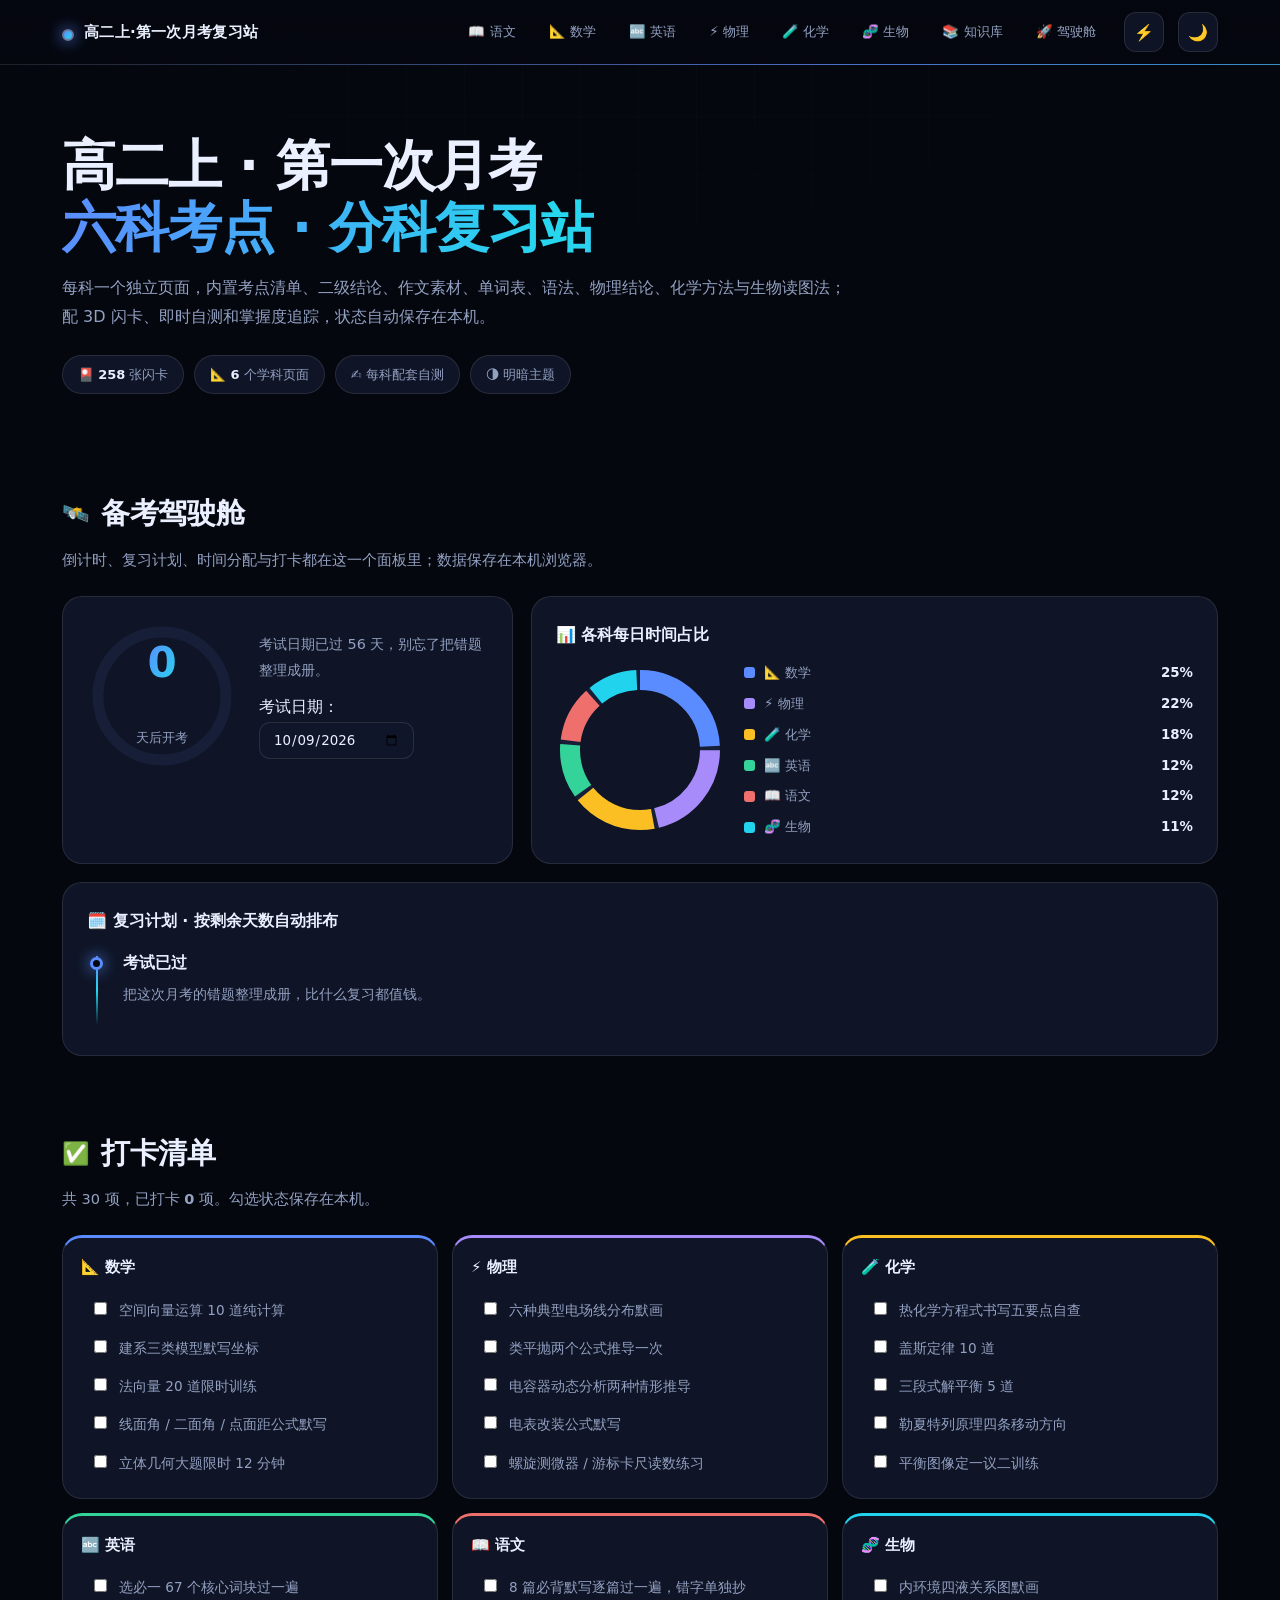
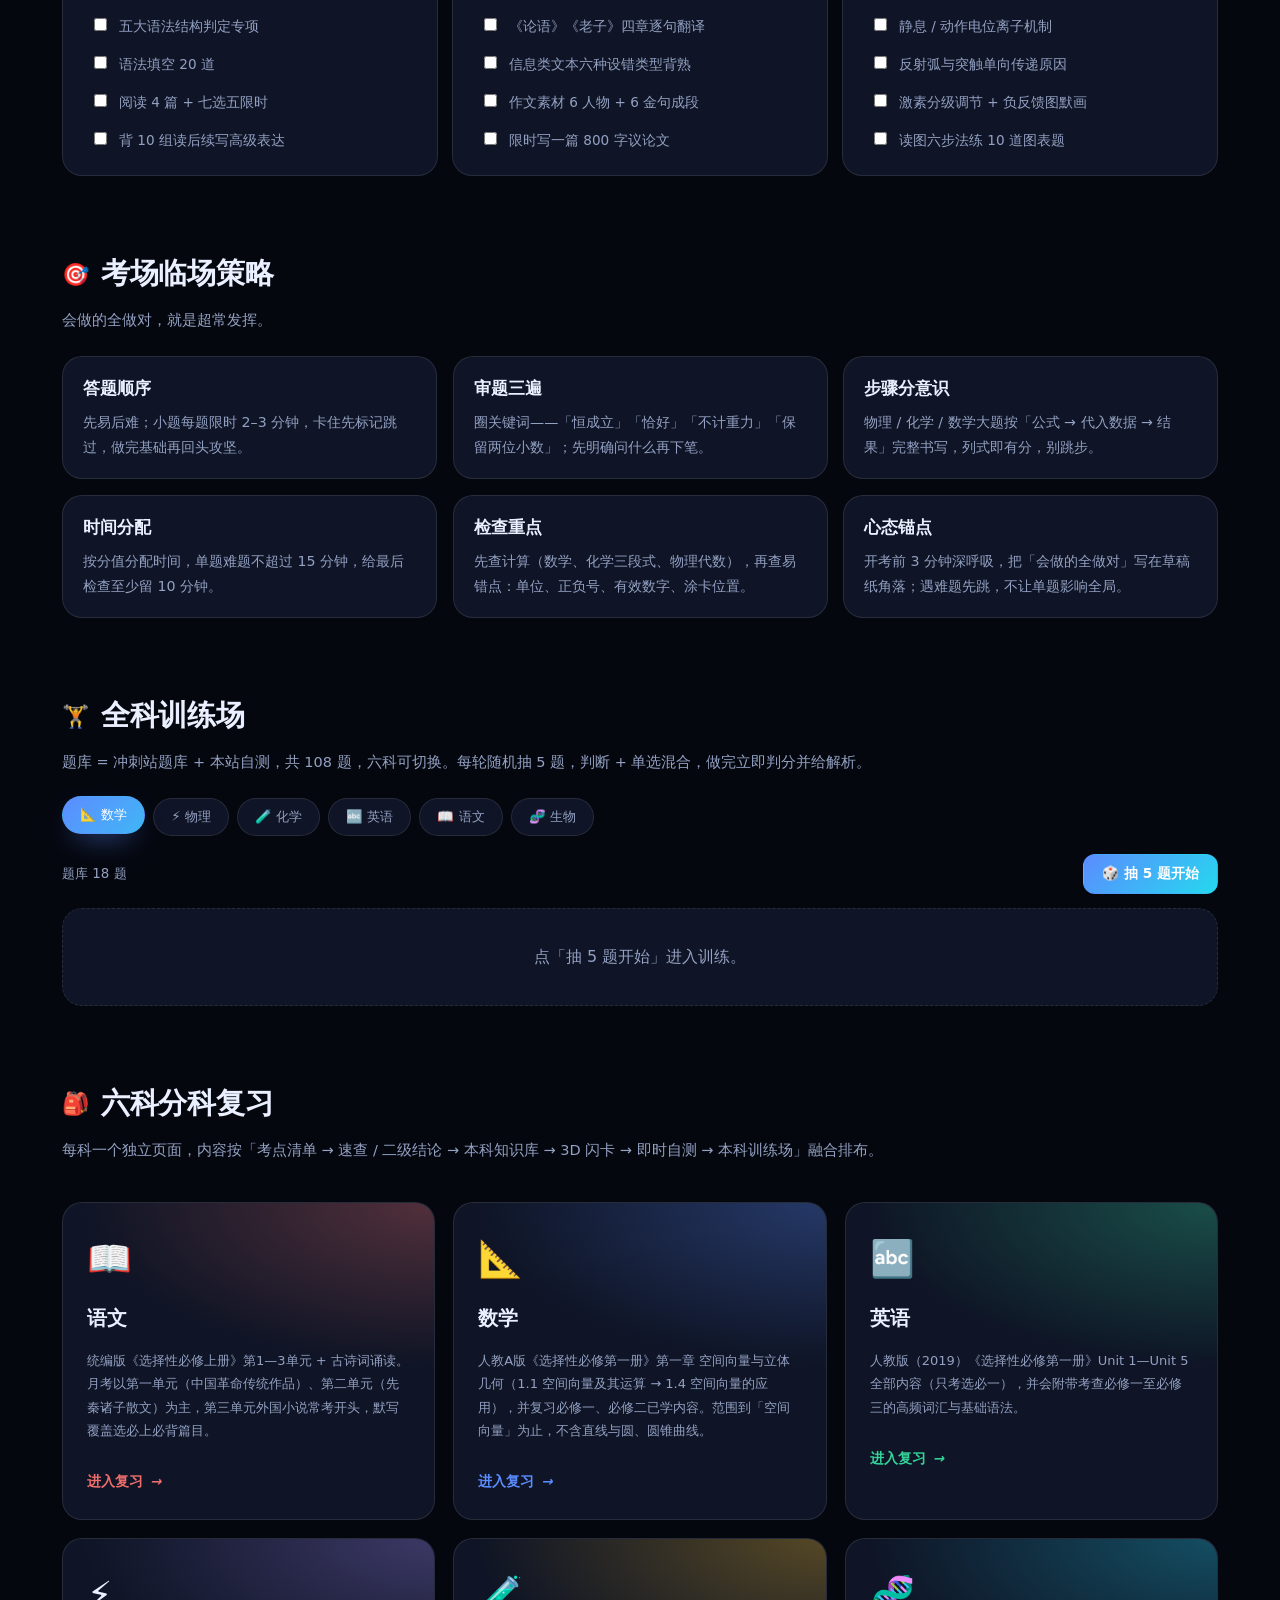
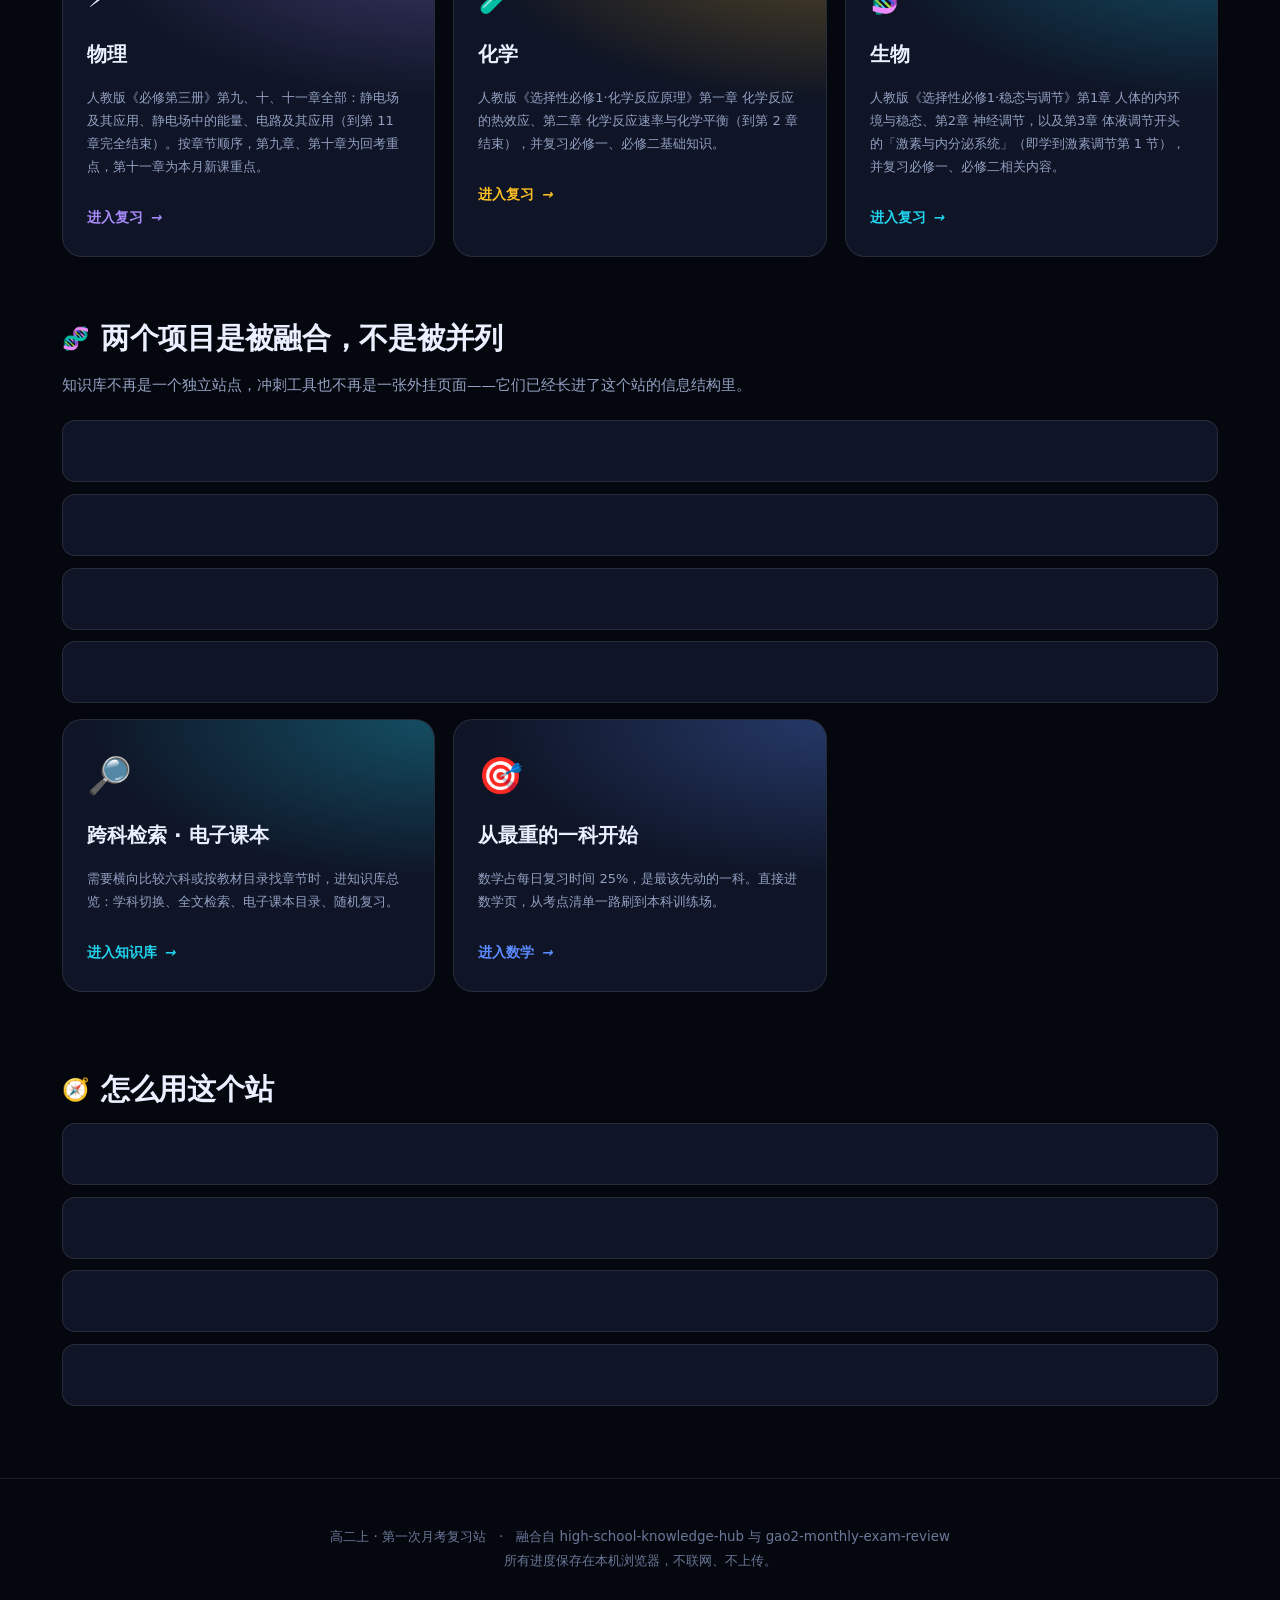
<file: index.html>
<!doctype html>
<html lang="zh-CN" data-theme="dark">
<head>
<meta charset="utf-8">
<meta name="viewport" content="width=device-width,initial-scale=1">
<title>高二上 · 第一次月考复习站 | 六科融合复习 · 知识库 · 备考驾驶舱</title>
<meta name="description" content="六科分科复习 + 2408 个知识点 + 倒计时计划打卡训练场的融合复习站。">
<meta name="color-scheme" content="dark light">
<link rel="icon" href="data:image/svg+xml,<svg xmlns=%22http://www.w3.org/2000/svg%22 viewBox=%220 0 100 100%22><text y=%22.9em%22 font-size=%2290%22>📚</text></svg>">
<link rel="stylesheet" href="assets/css/style.css">
</head>
<body>
<div class="aurora"><span></span><span></span><span></span><span></span></div>
<div class="grid-bg"></div>
<div id="app"><div class="boot"><span class="boot-dot"></span><span>正在装配复习站…</span></div></div>
<script src="assets/js/motion.js" defer></script>
<script src="assets/js/data/index.js" defer></script>
<script src="assets/js/data/gao2/map.js" defer></script>
<script src="assets/js/data/gao2/train.js" defer></script>
<script src="assets/js/data/gao2/all-quiz.js" defer></script>
<script src="assets/js/app.js" defer></script>
<script src="assets/js/dashboard.js" defer></script>
</body>
</html>
</file>
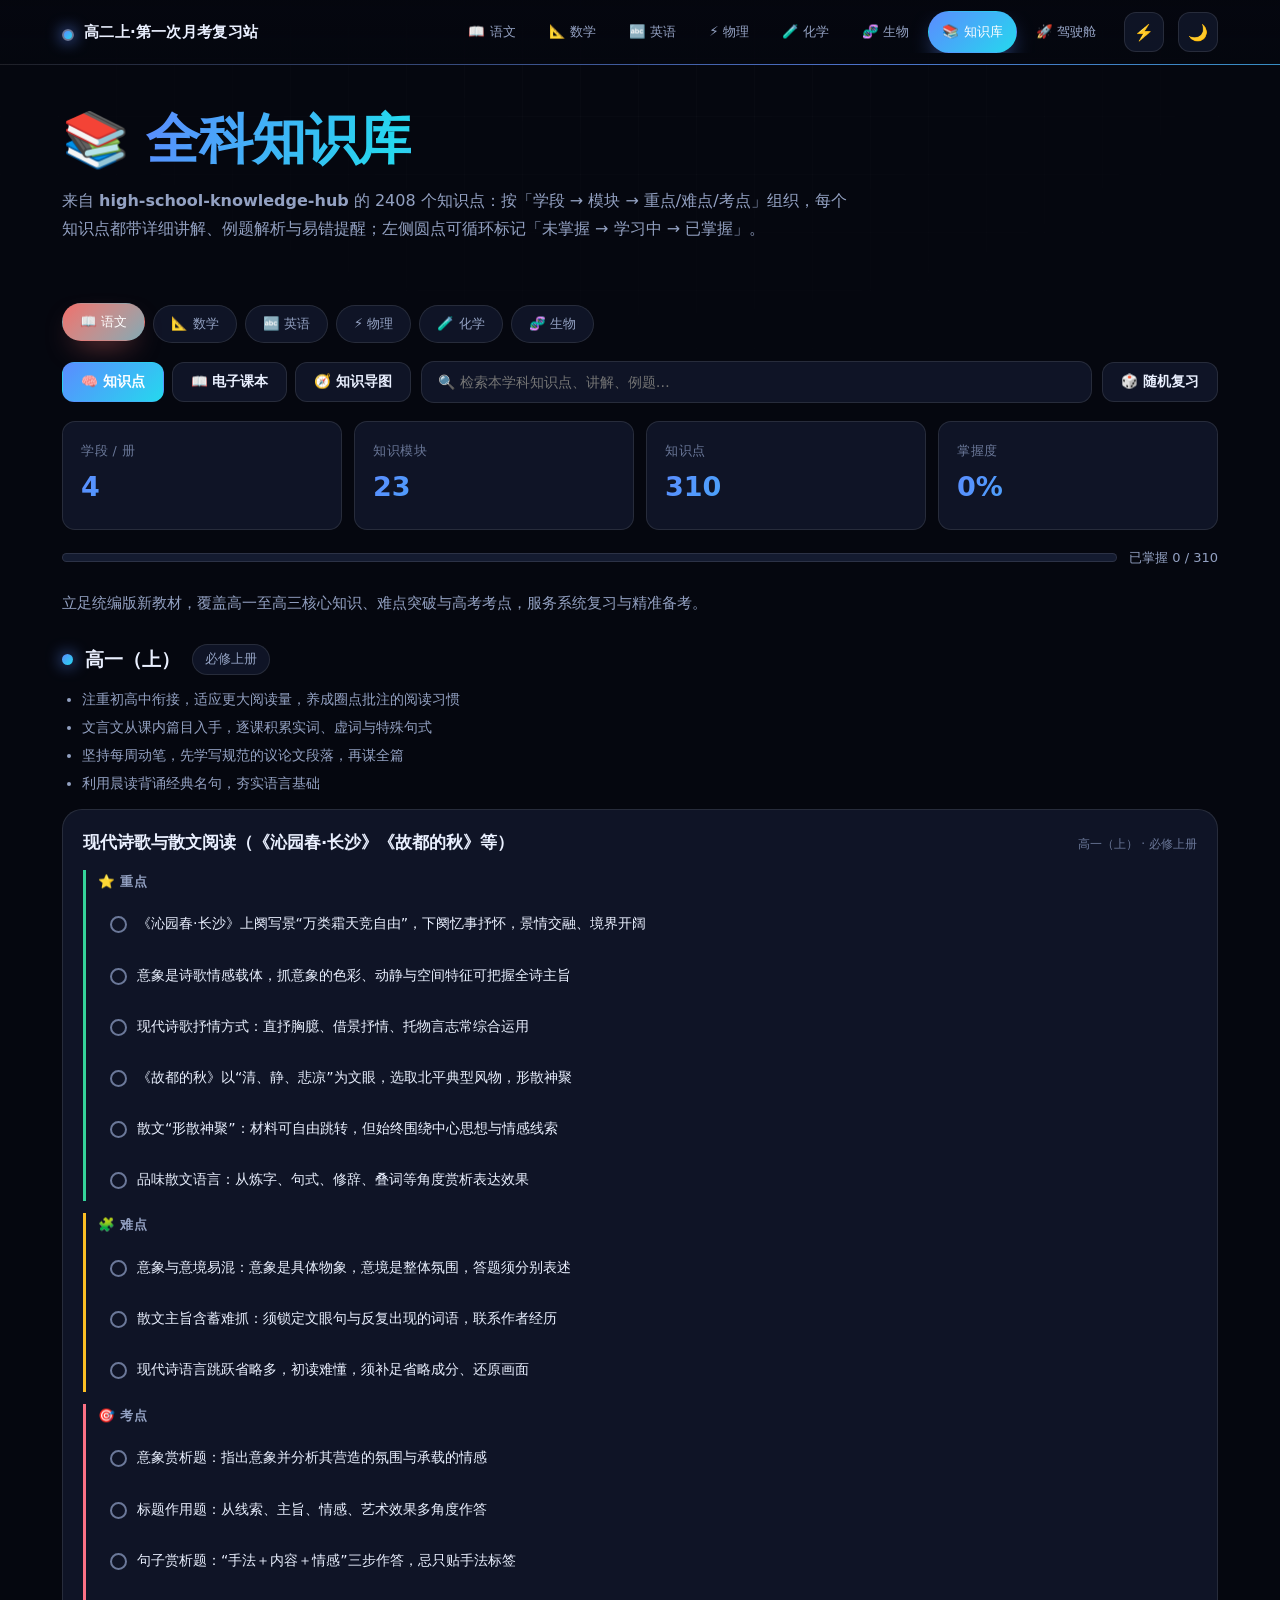
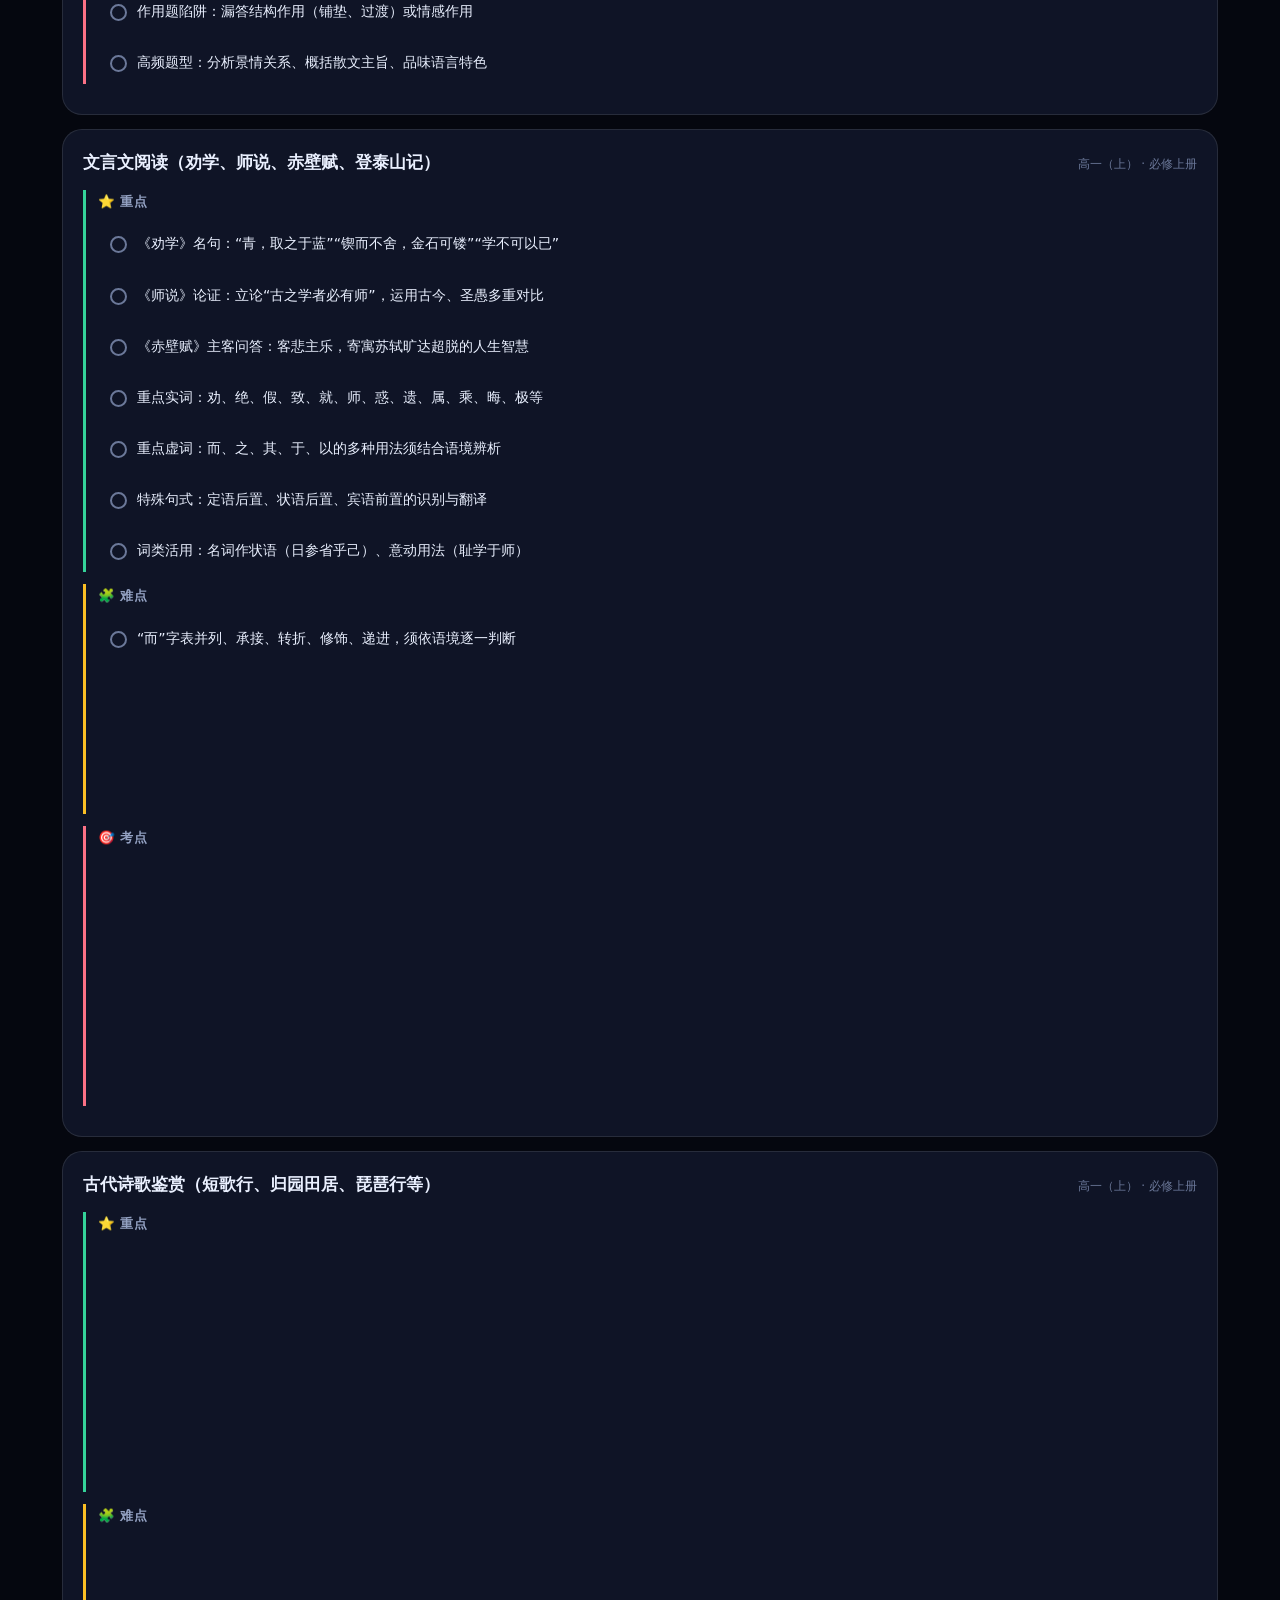
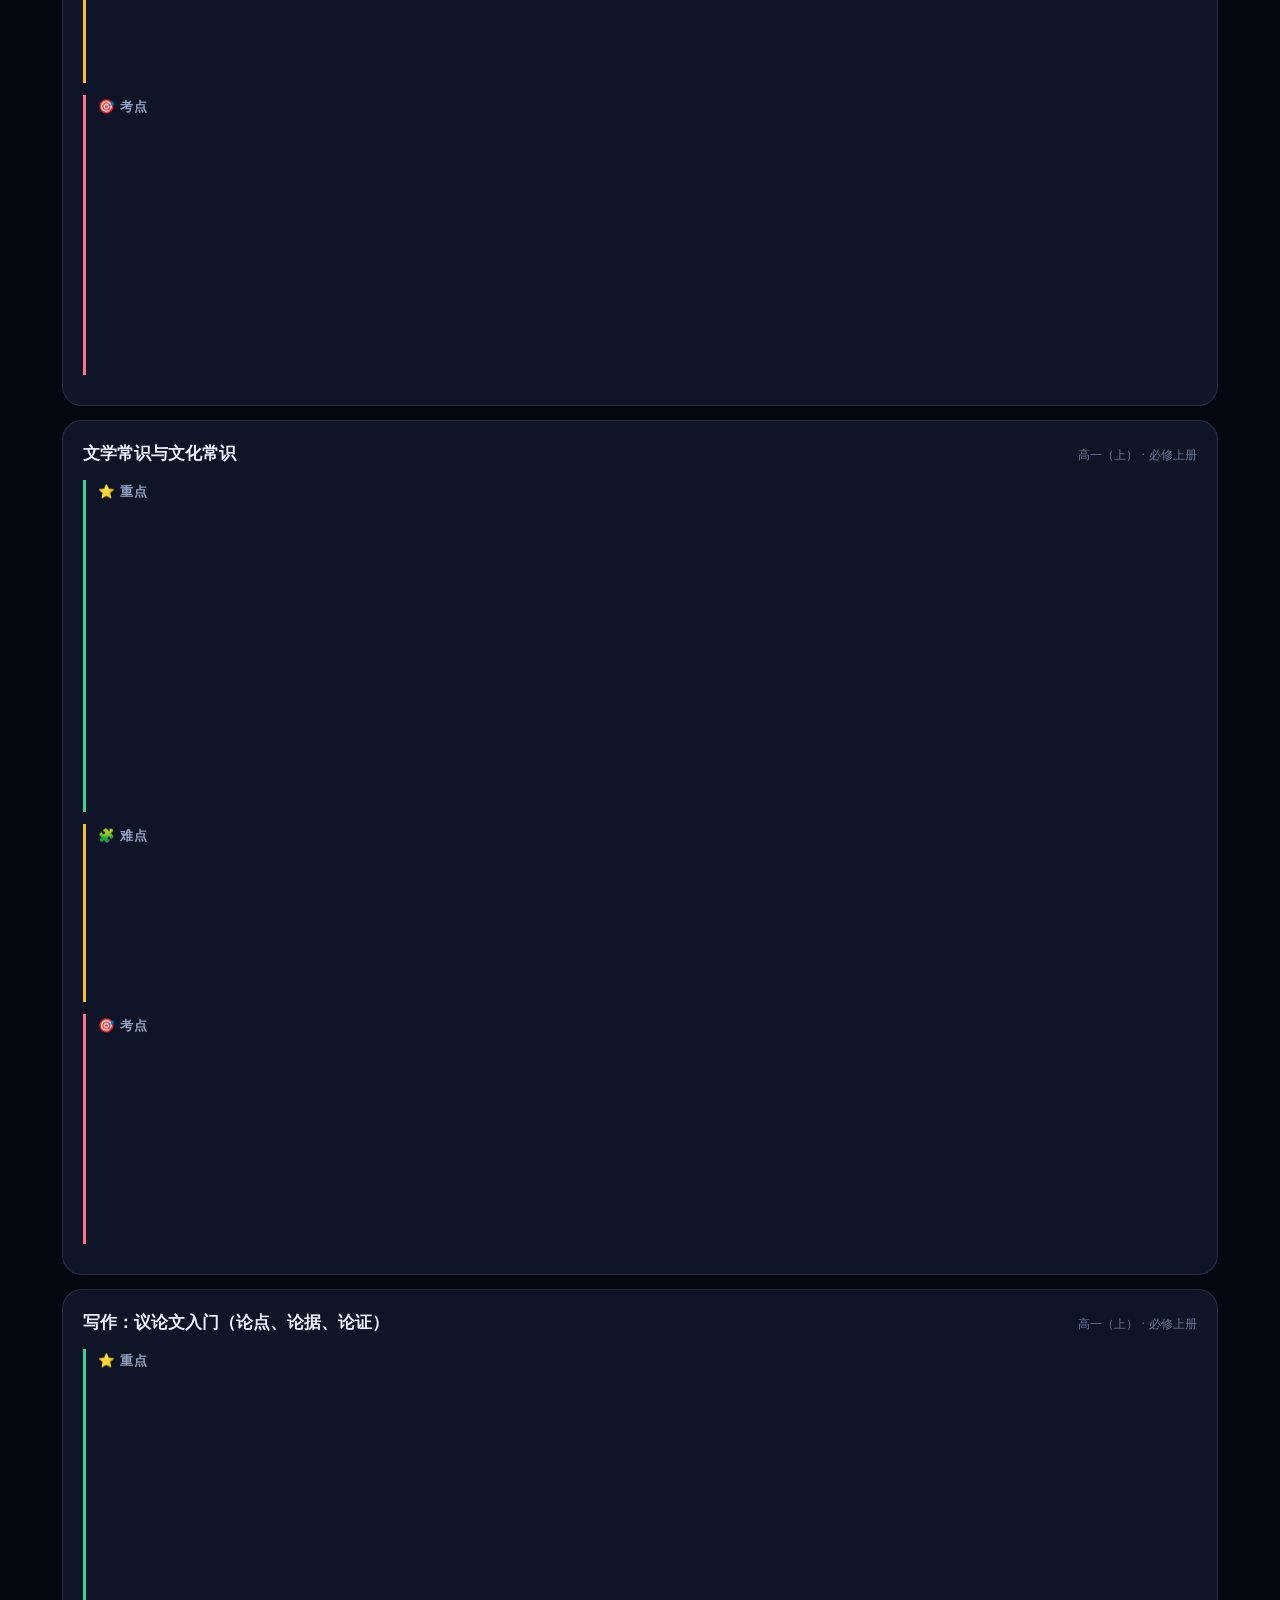
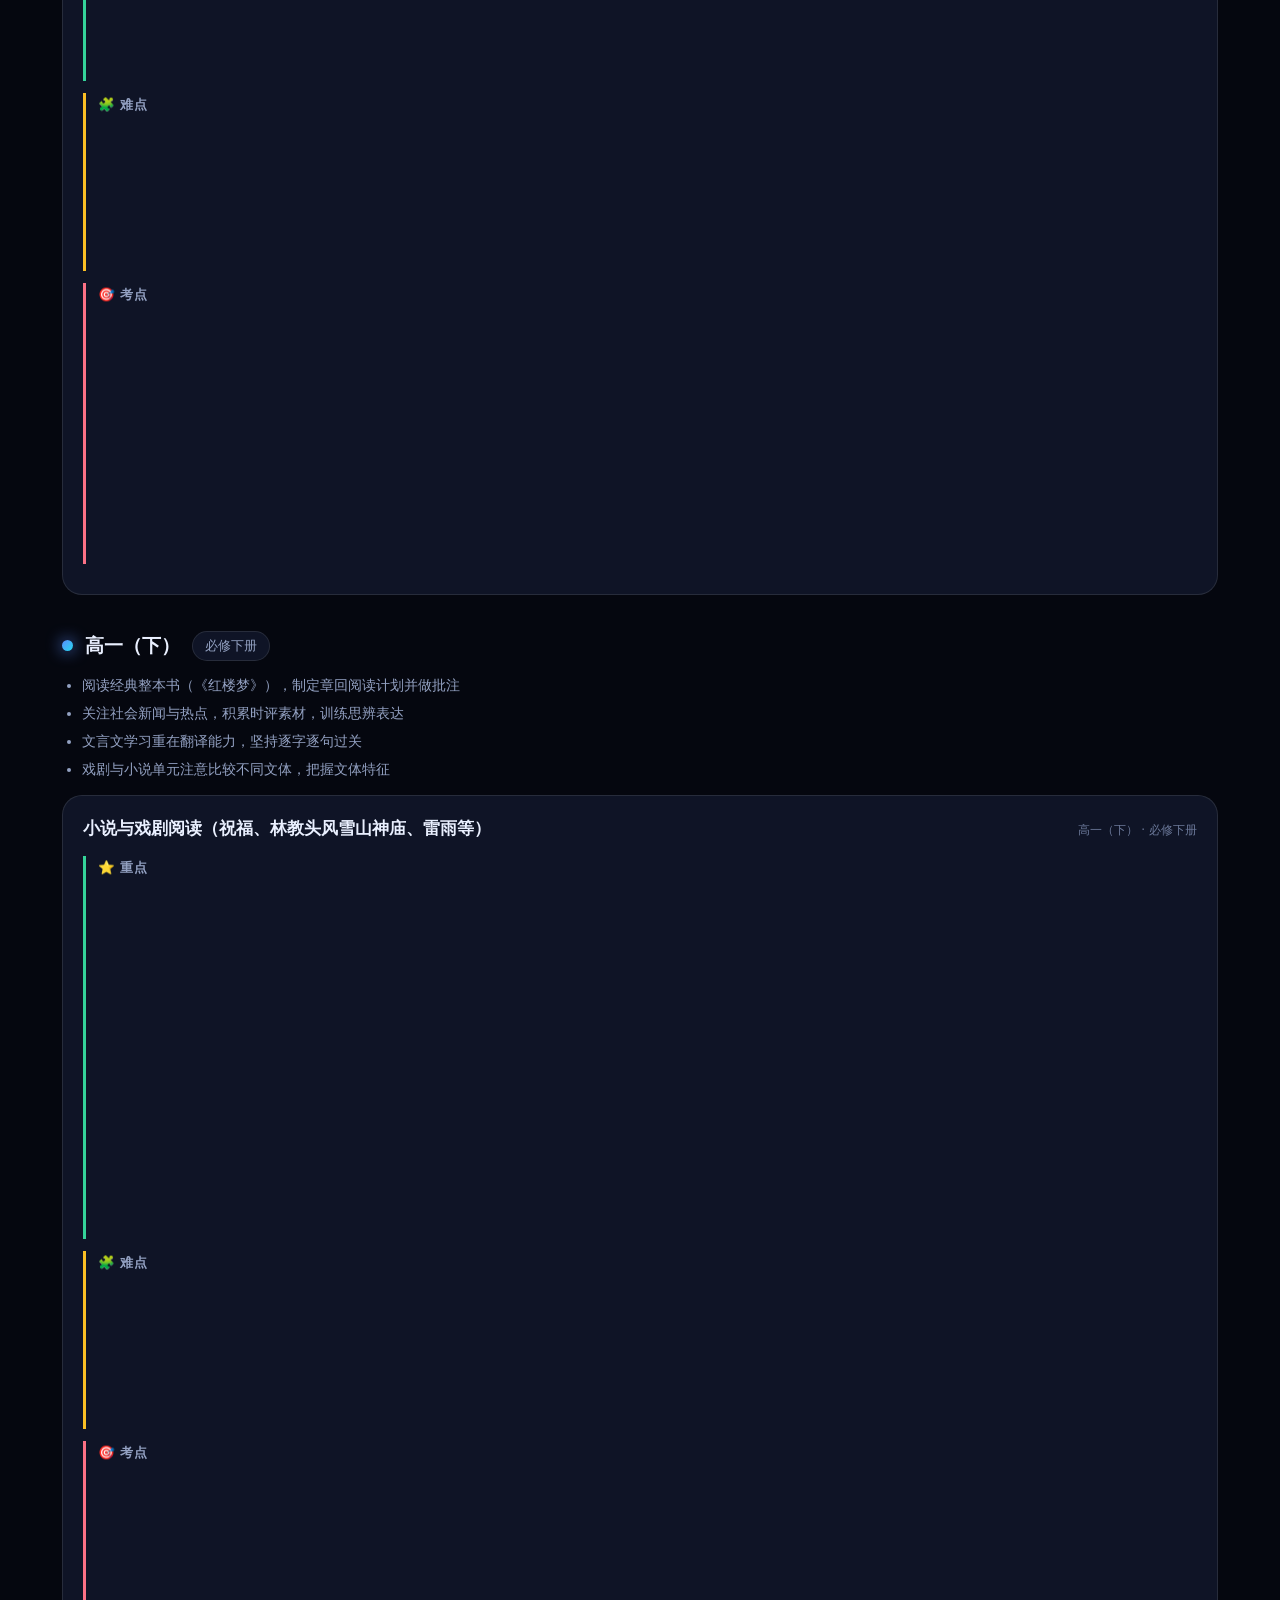
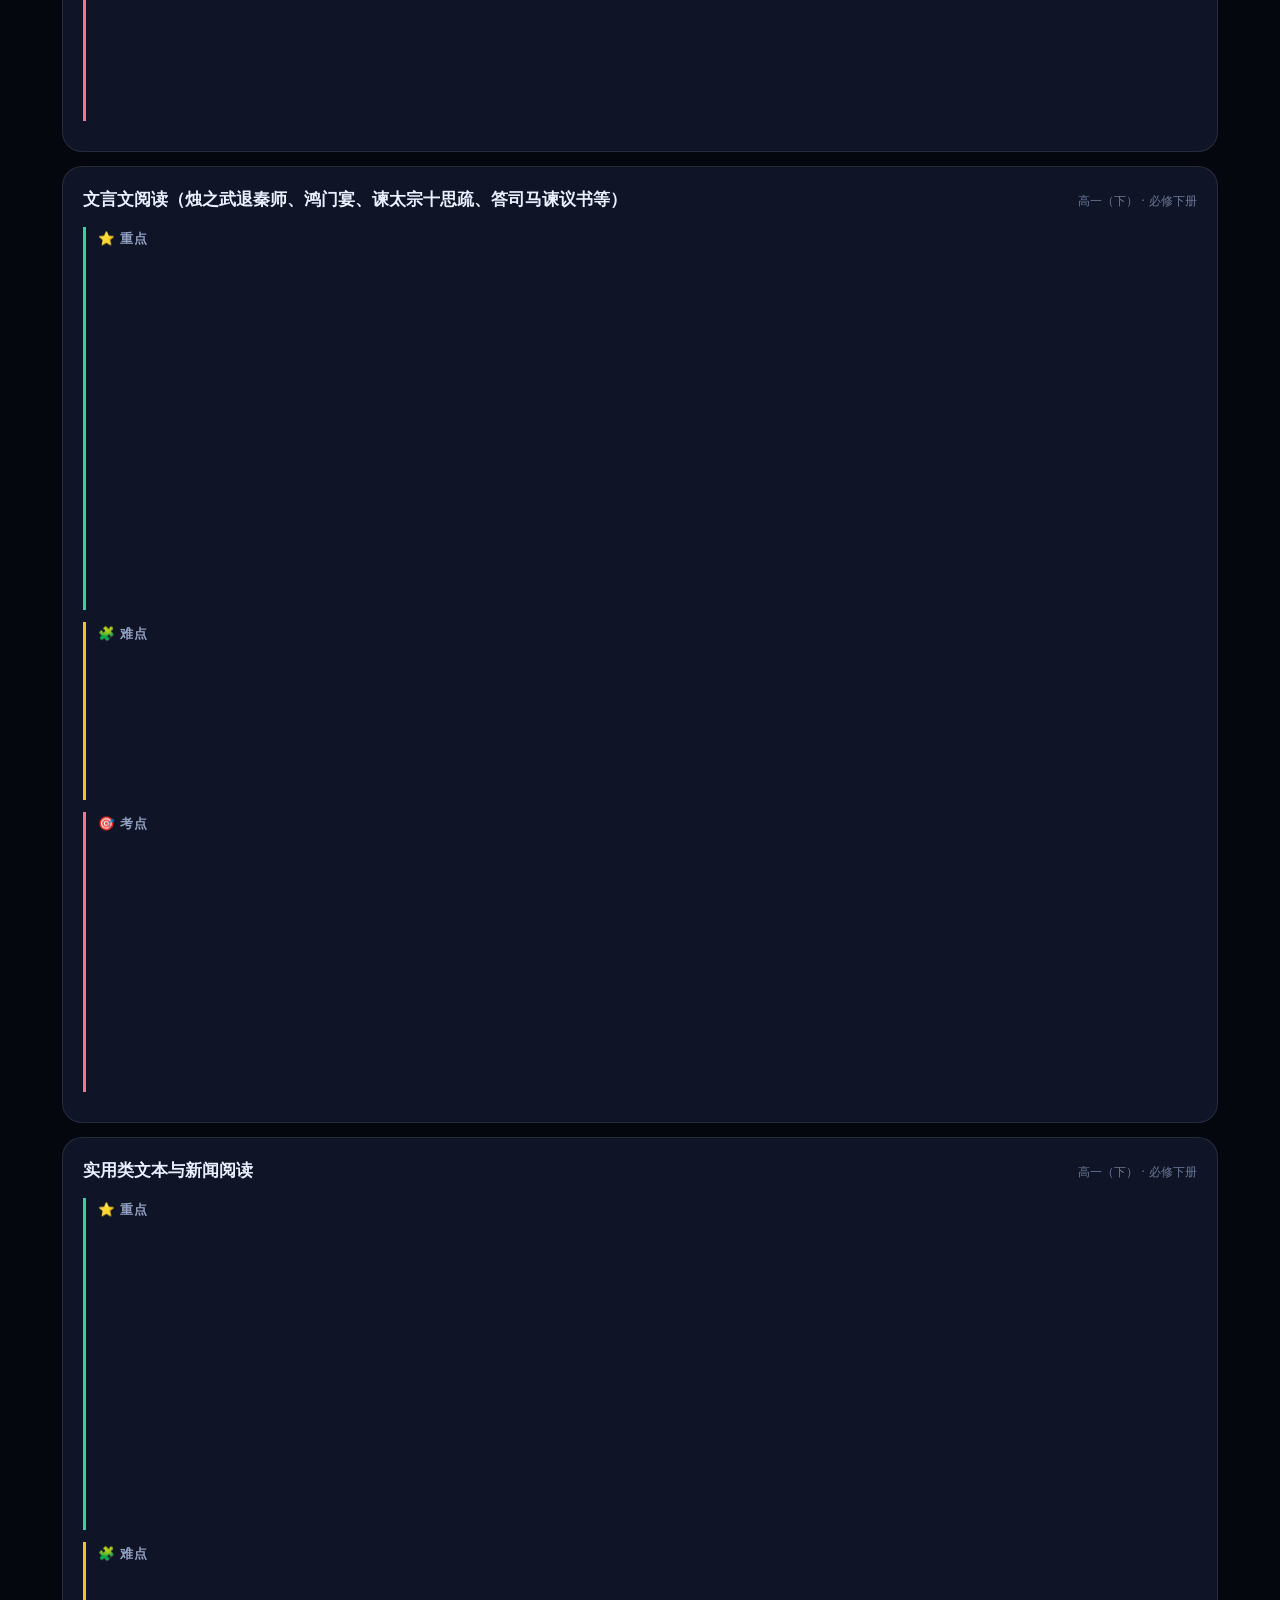
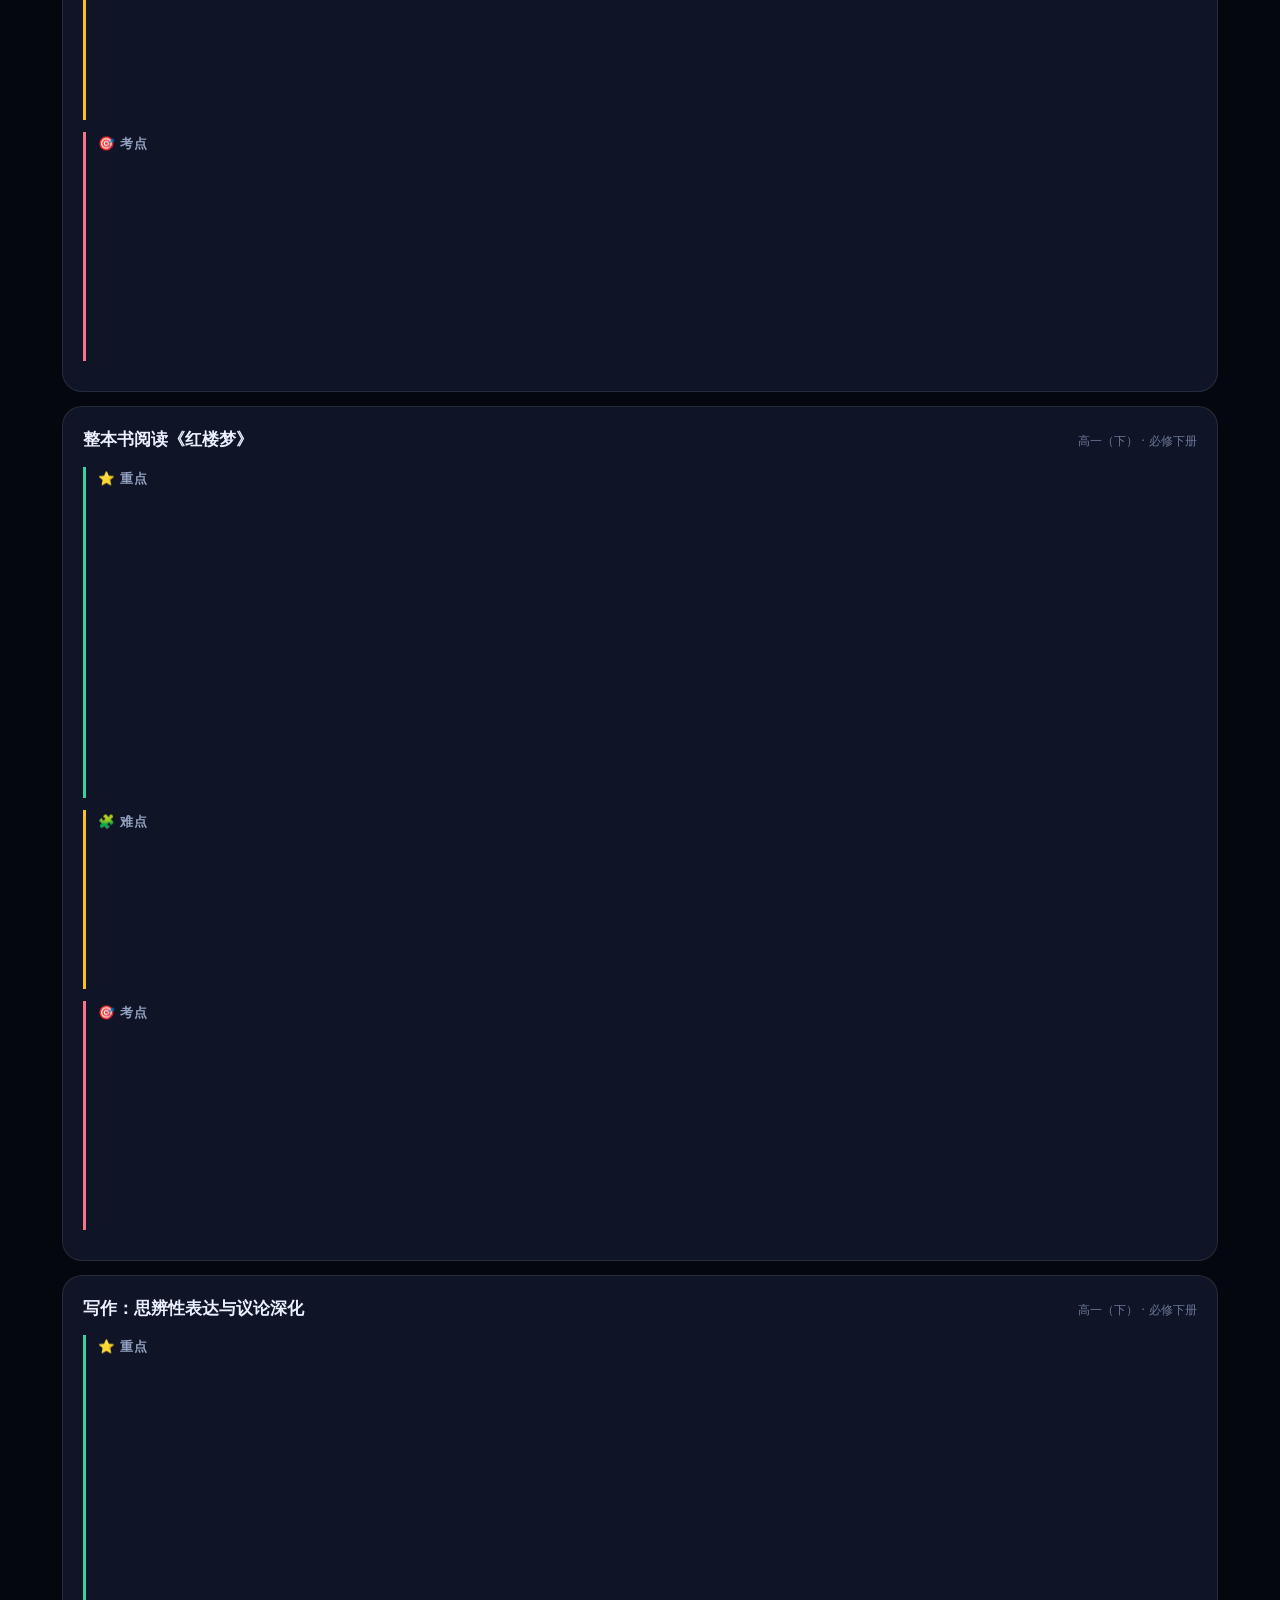
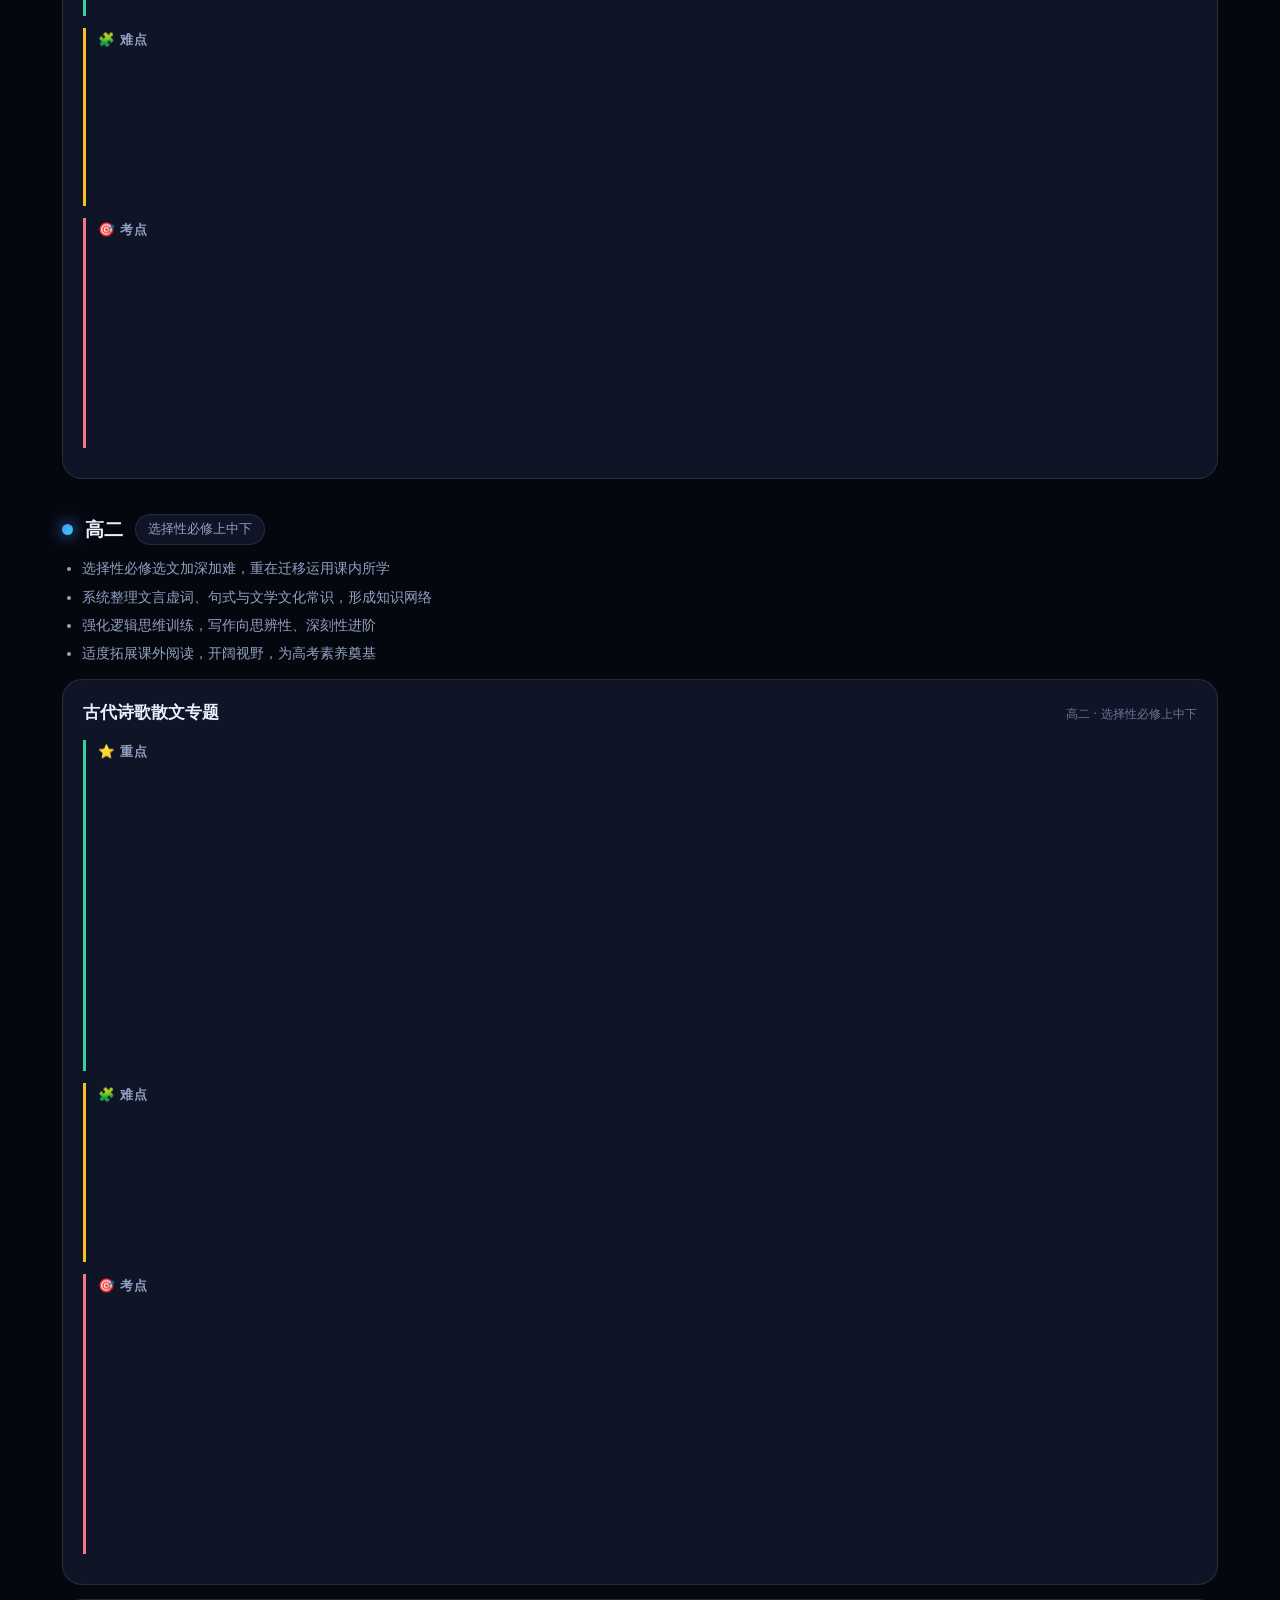
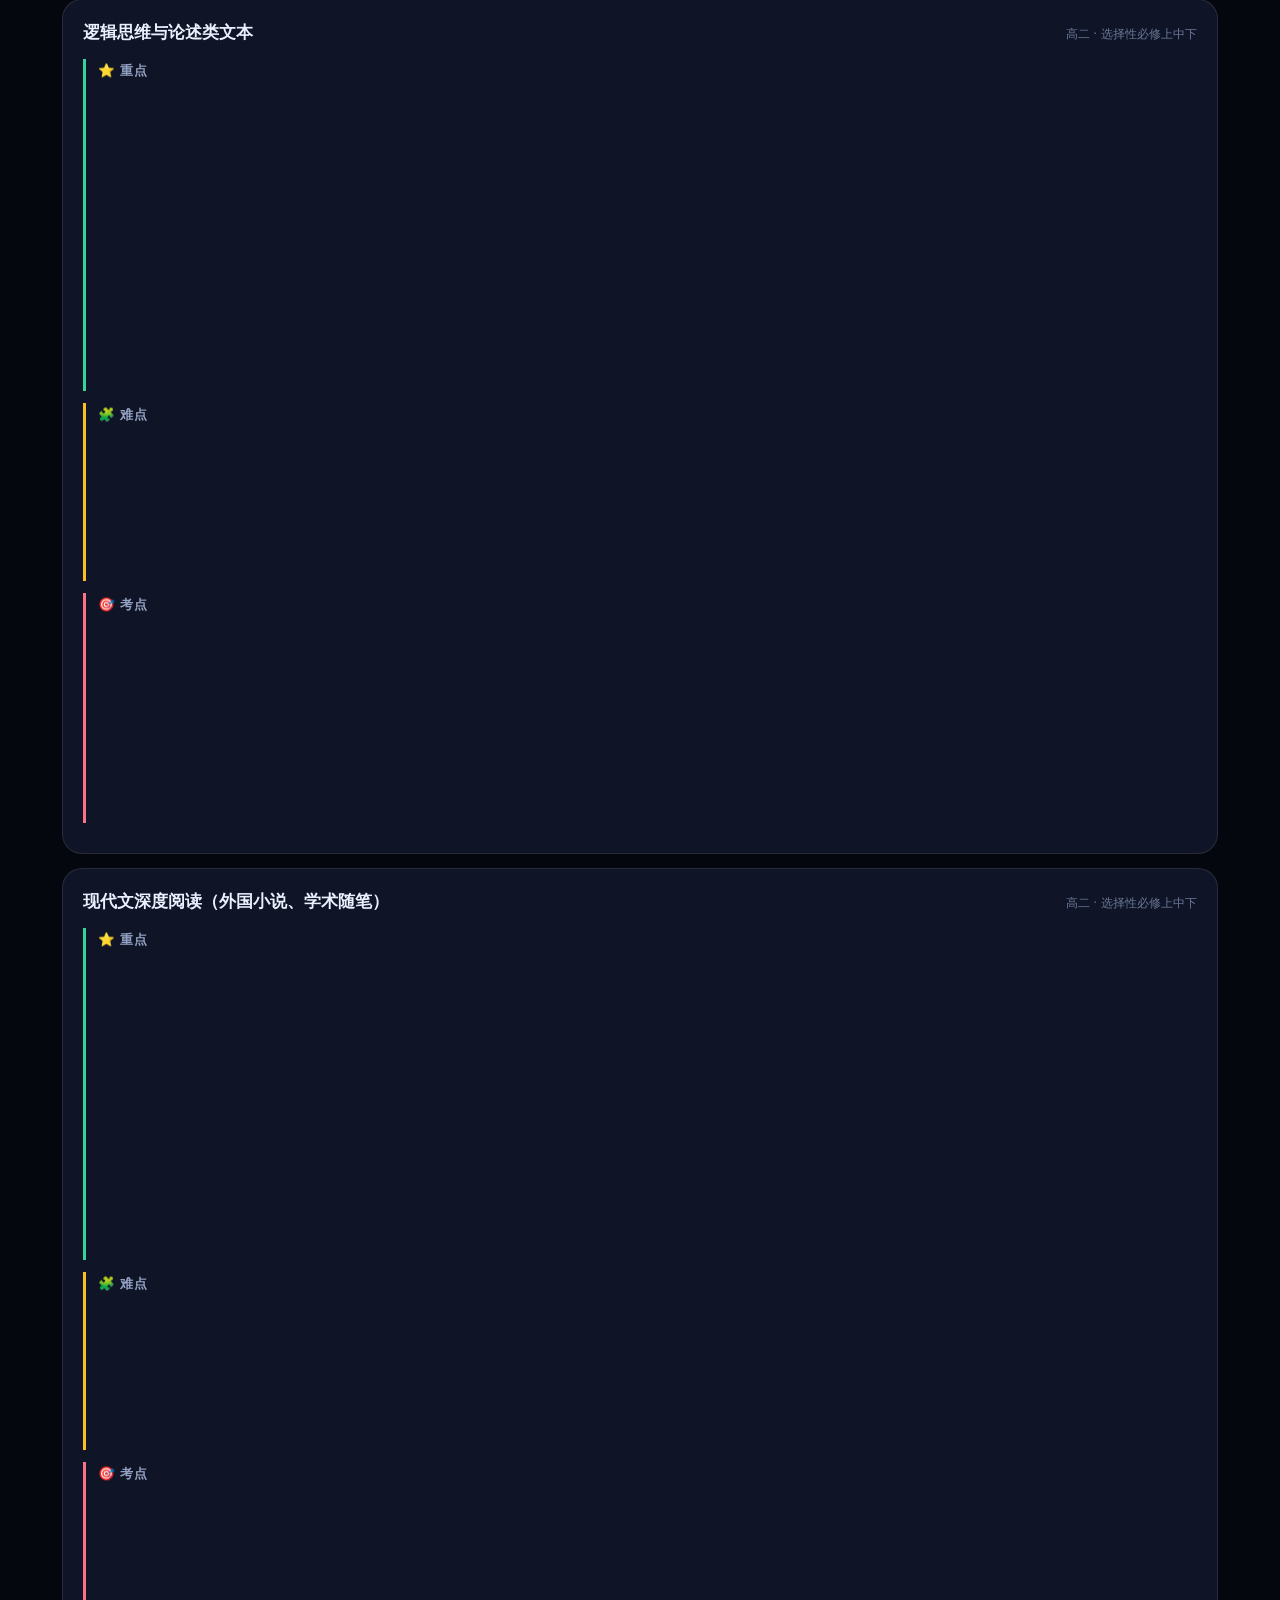
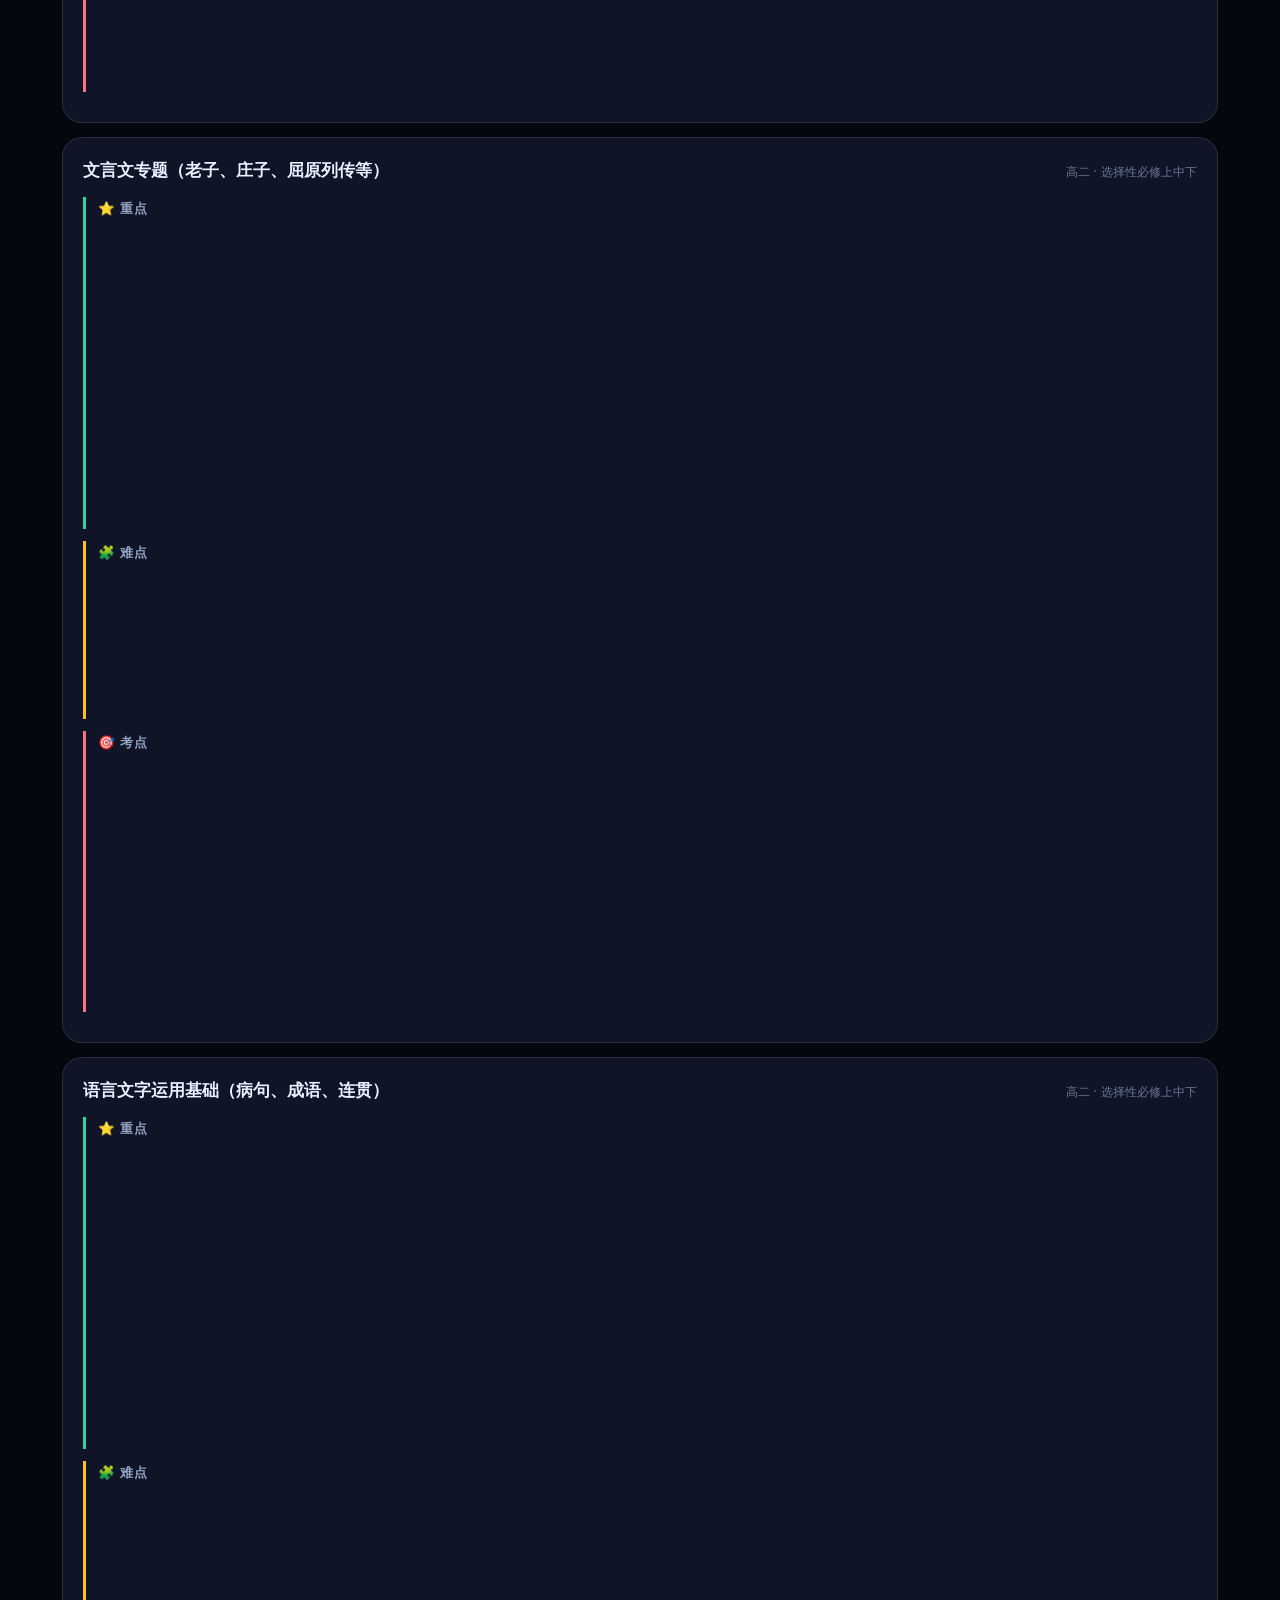
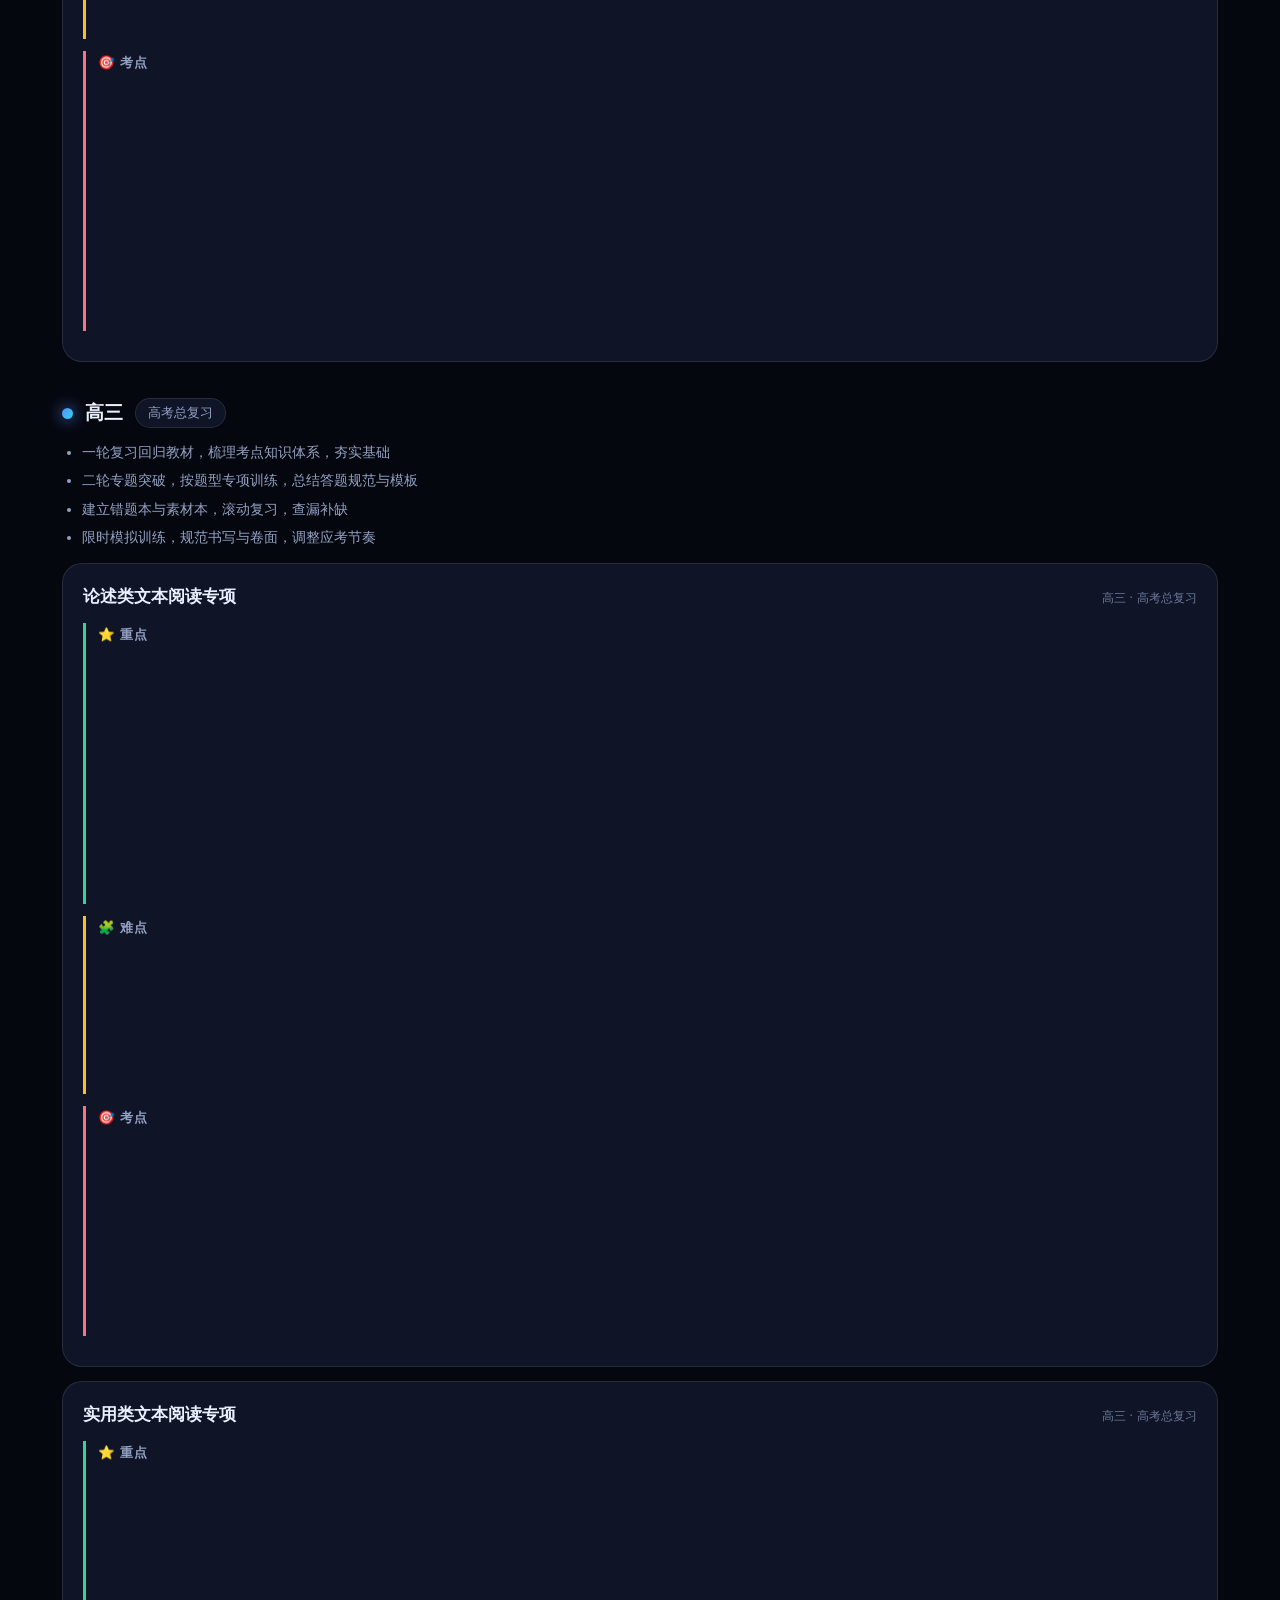
<file: hub.html>
<!doctype html>
<html lang="zh-CN" data-theme="dark">
<head>
<meta charset="utf-8">
<meta name="viewport" content="width=device-width,initial-scale=1">
<title>全科知识库 · 知识点 / 电子课本 / 知识导图</title>
<meta name="description" content="六科 2408 个知识点、电子课本目录与六科知识导图，支持掌握度追踪与跨科检索。">
<meta name="color-scheme" content="dark light">
<link rel="icon" href="data:image/svg+xml,<svg xmlns=%22http://www.w3.org/2000/svg%22 viewBox=%220 0 100 100%22><text y=%22.9em%22 font-size=%2290%22>📚</text></svg>">
<link rel="stylesheet" href="assets/css/style.css">
</head>
<body>
<div class="aurora"><span></span><span></span><span></span><span></span></div>
<div class="grid-bg"></div>
<div id="app"><div class="boot"><span class="boot-dot"></span><span>正在装配复习站…</span></div></div>
<script src="assets/js/motion.js" defer></script>
<script>window.STUDY_NO_AUTO = 1;</script>
<script src="assets/js/data/index.js" defer></script>
<script src="assets/js/data/gao2/map.js" defer></script>
<script src="assets/js/app.js" defer></script>
<script src="assets/js/hub.js" defer></script>
</body>
</html>
</file>
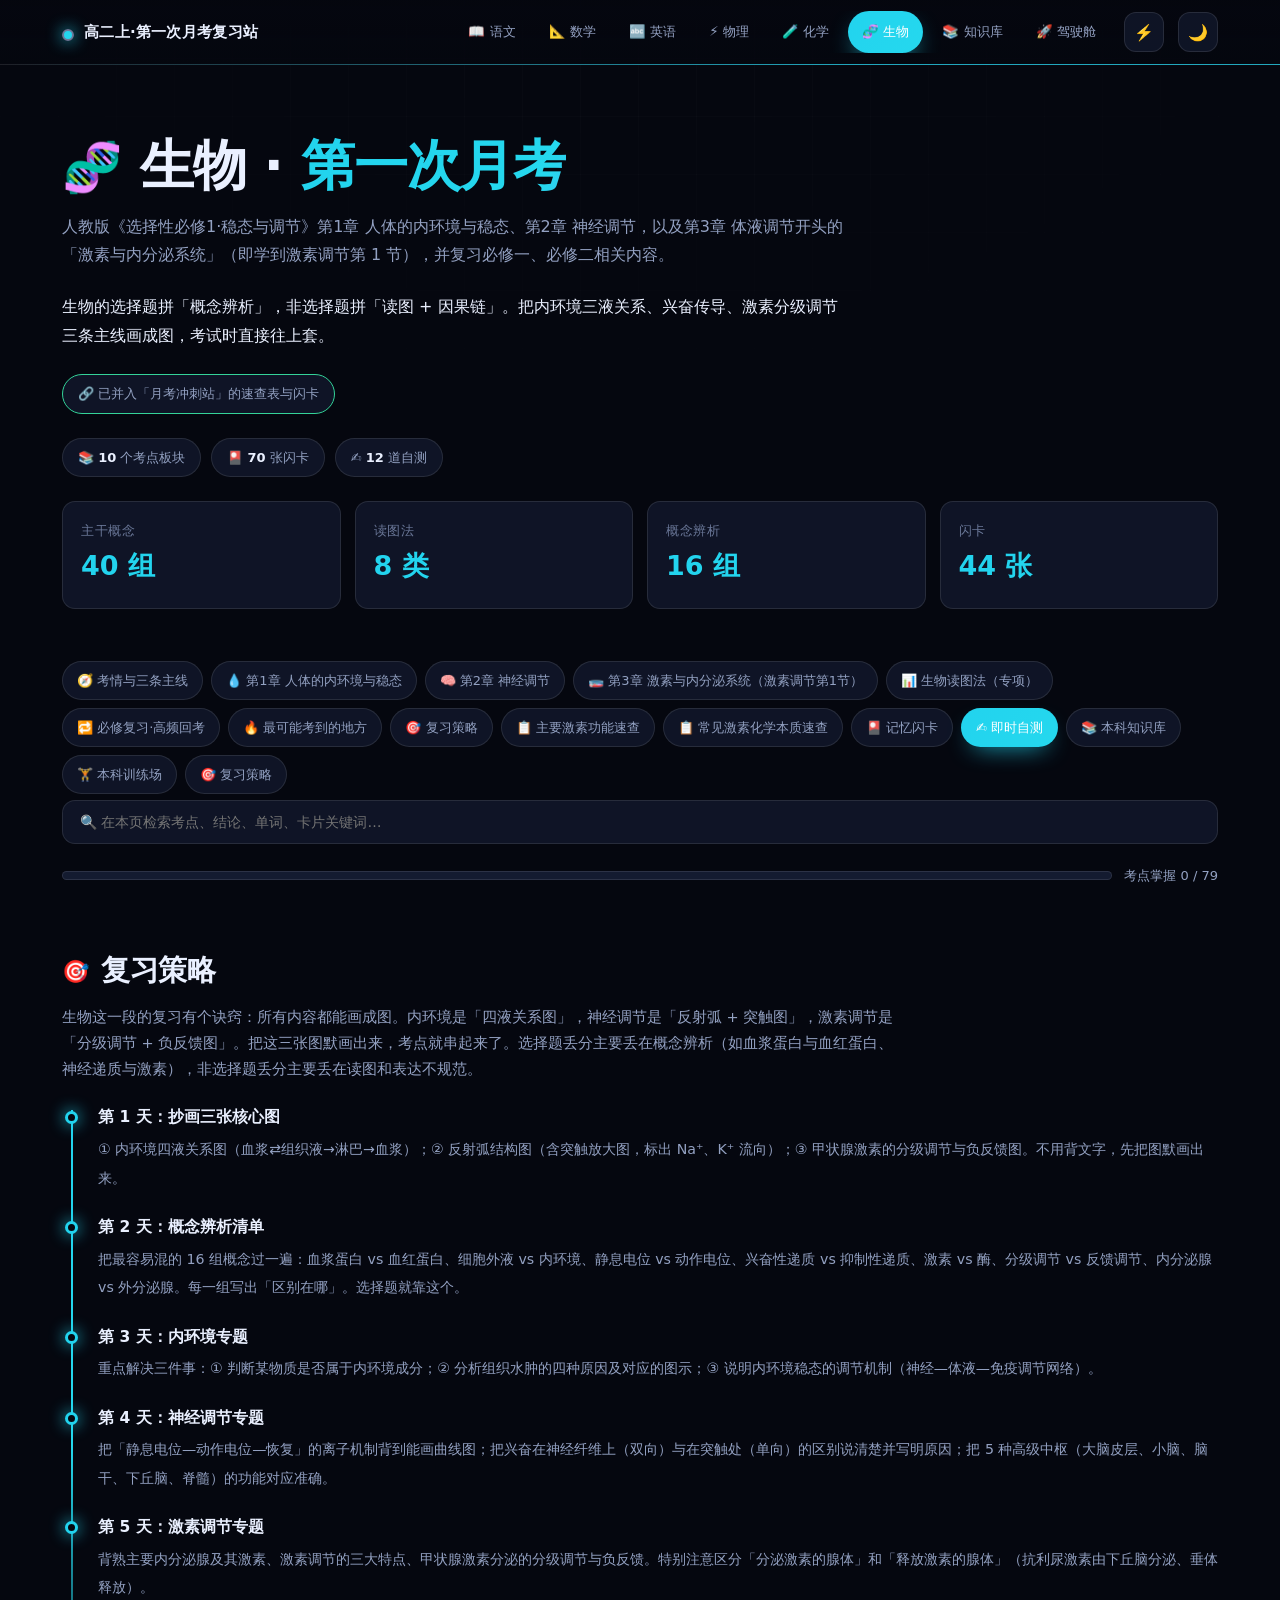
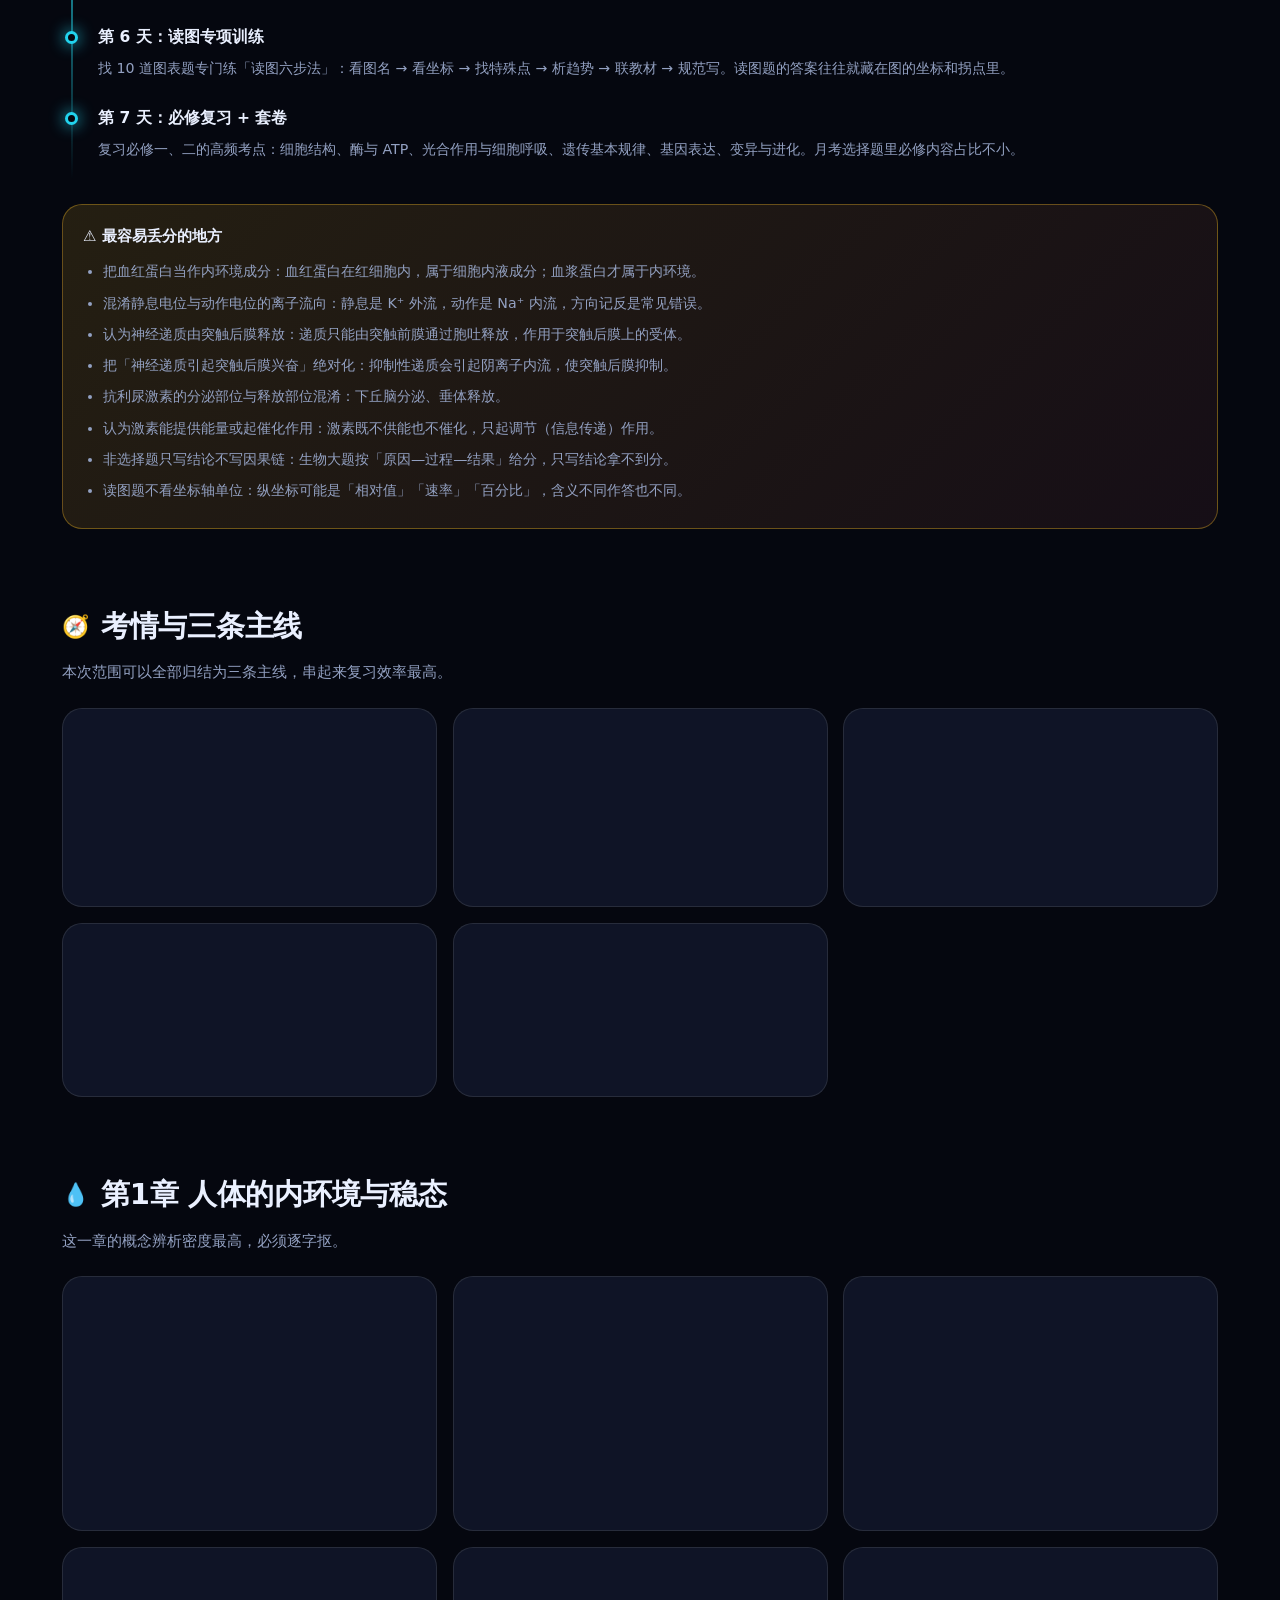
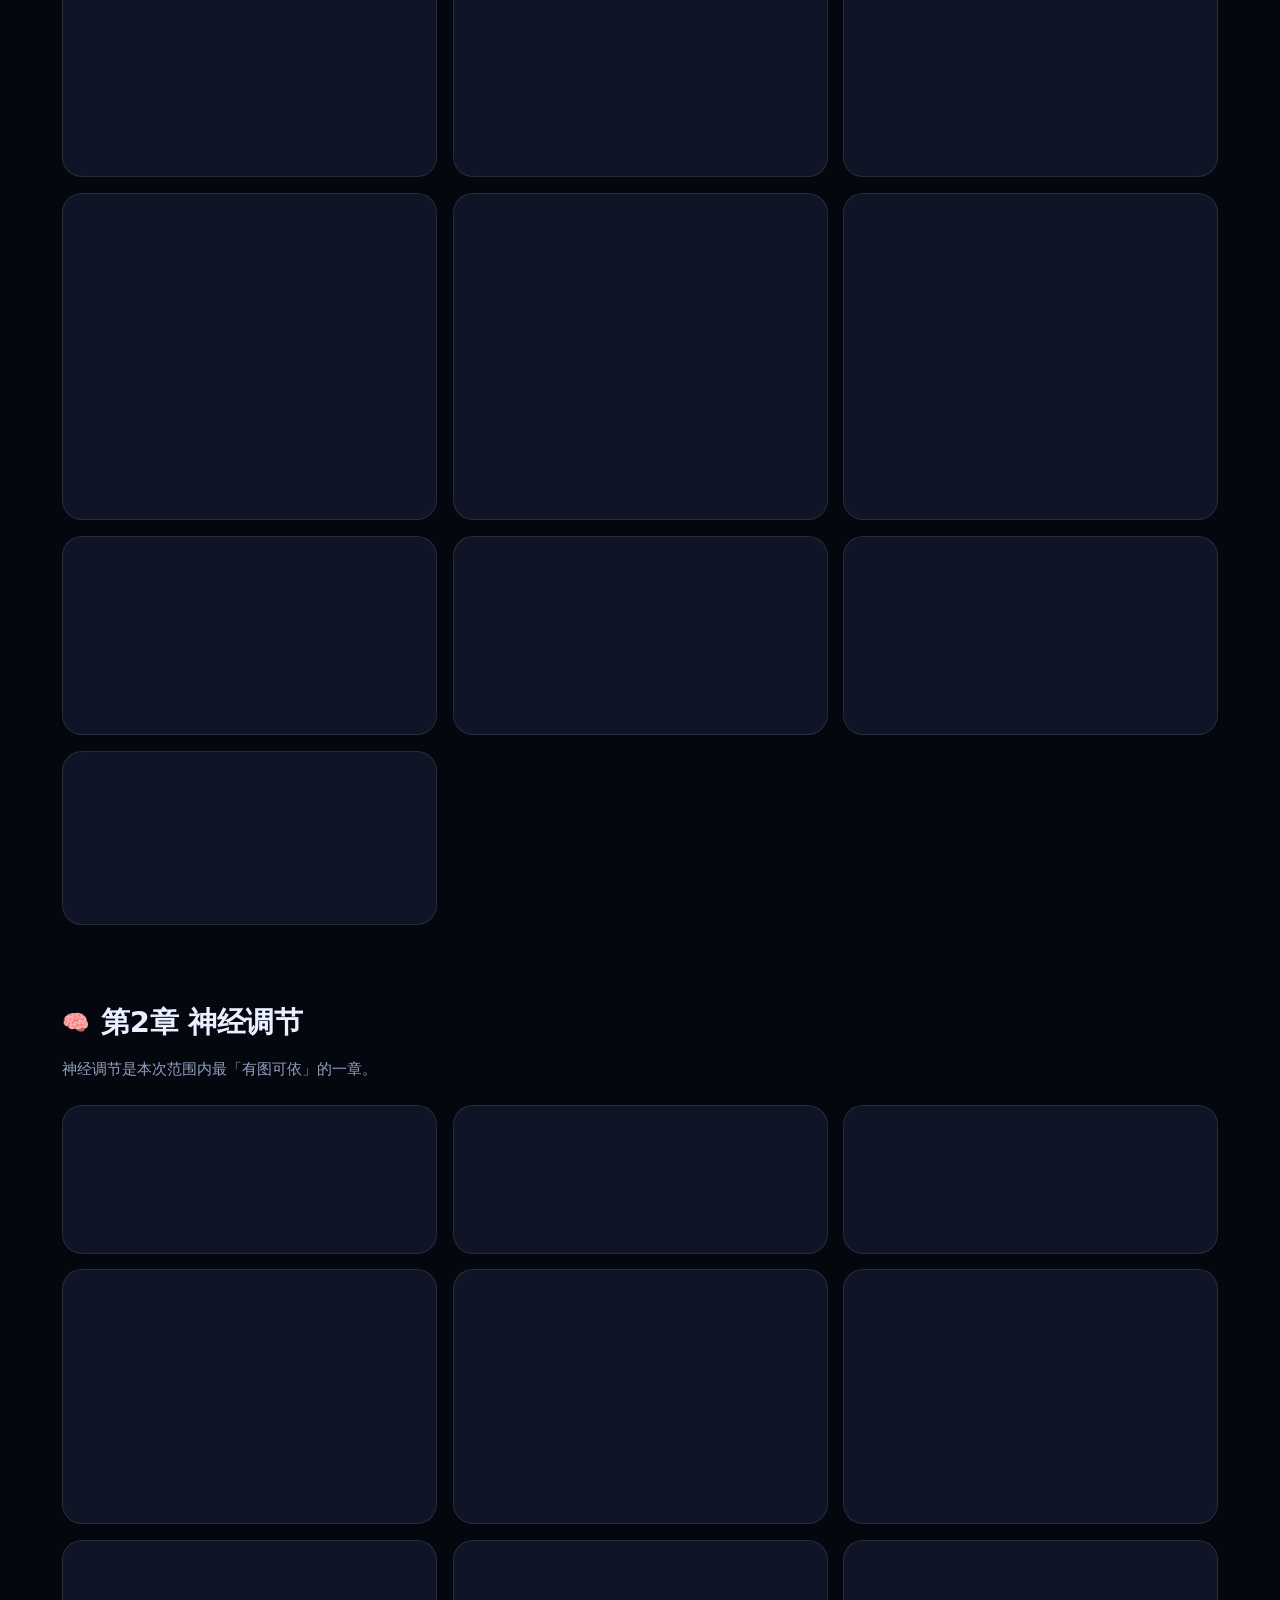
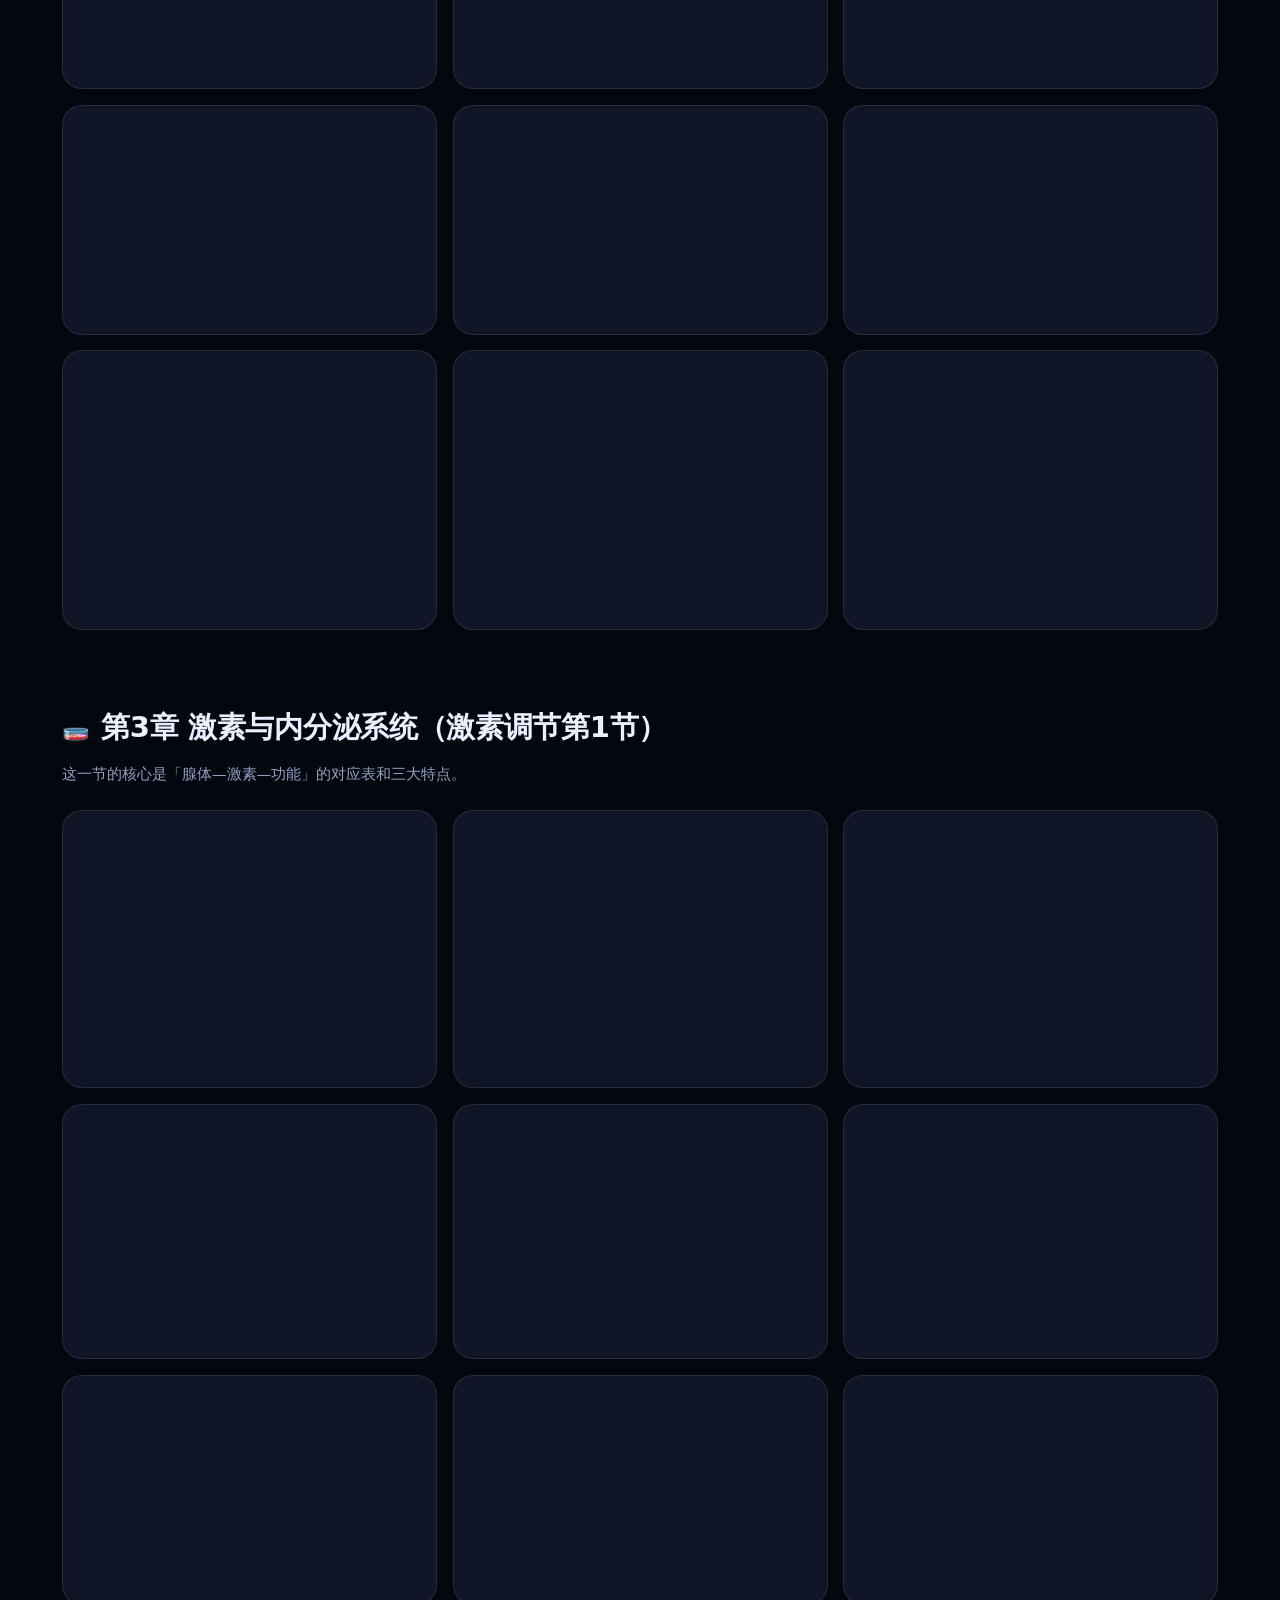
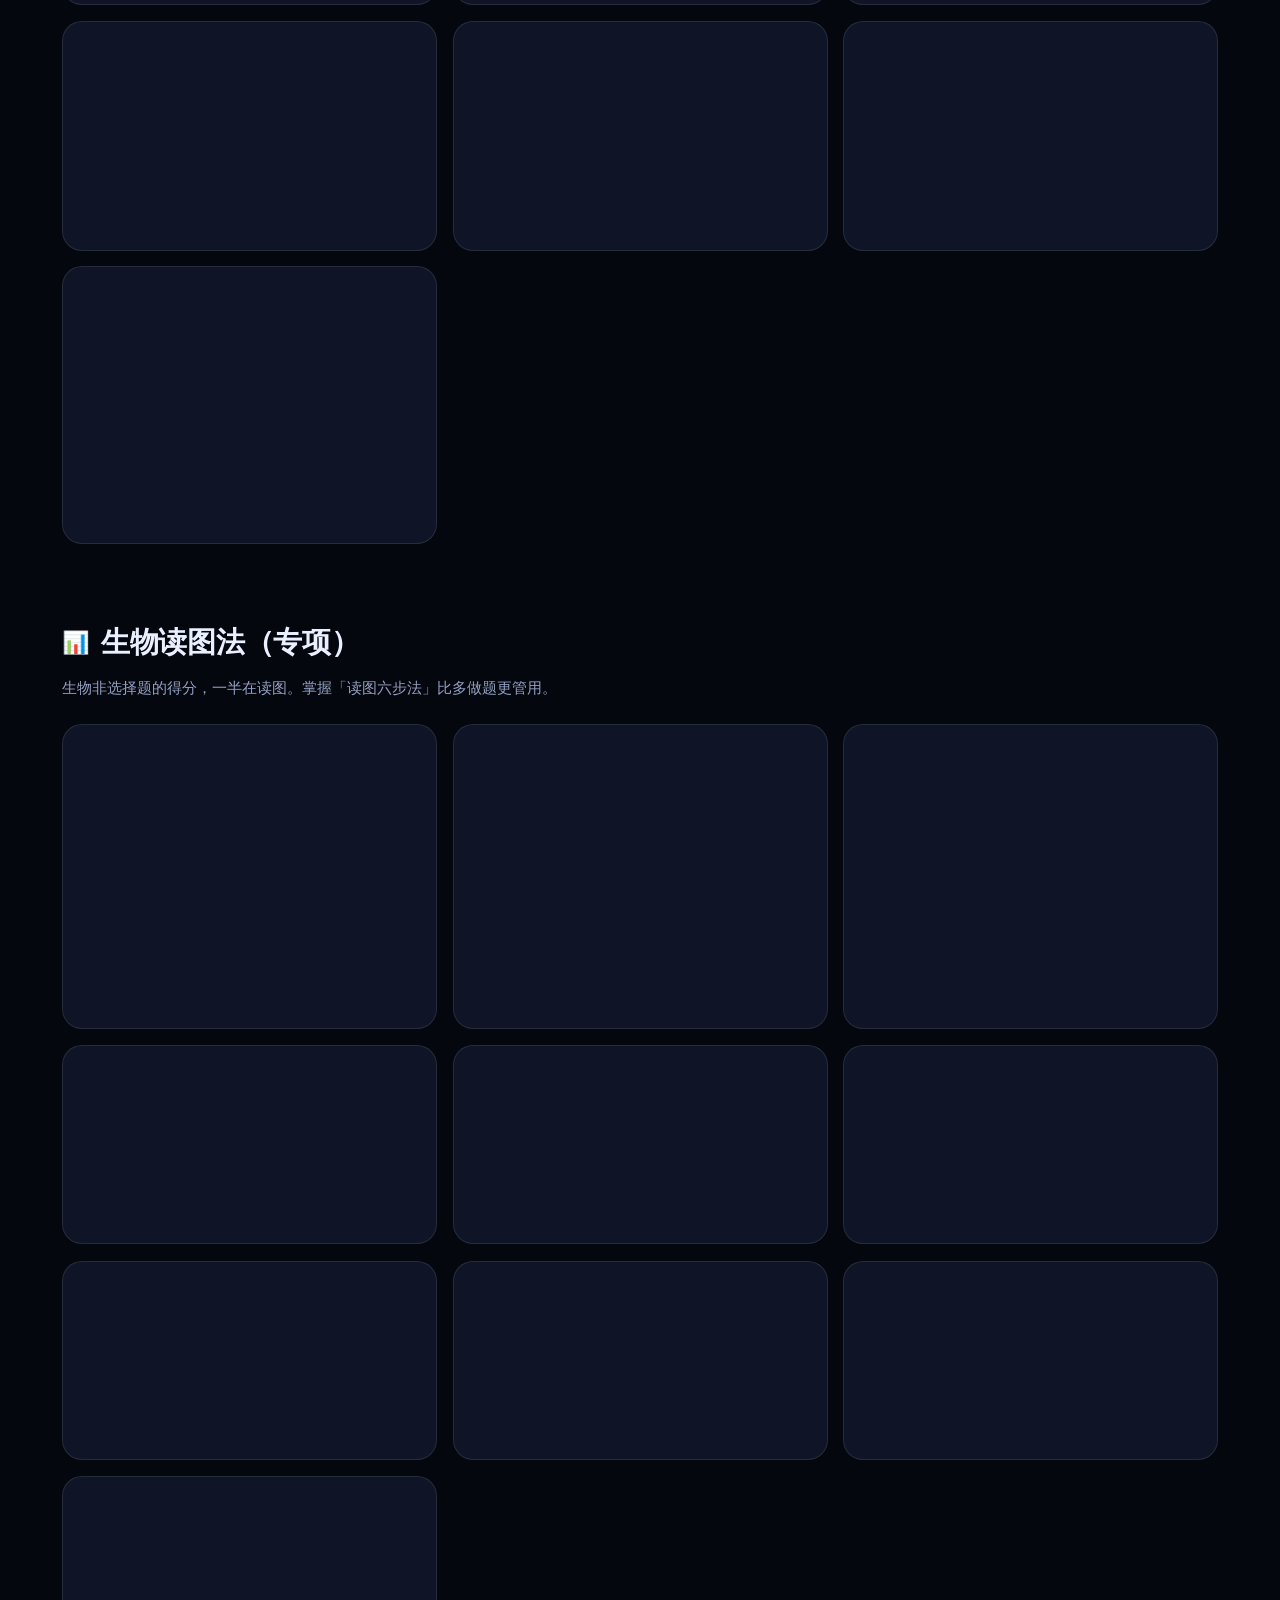
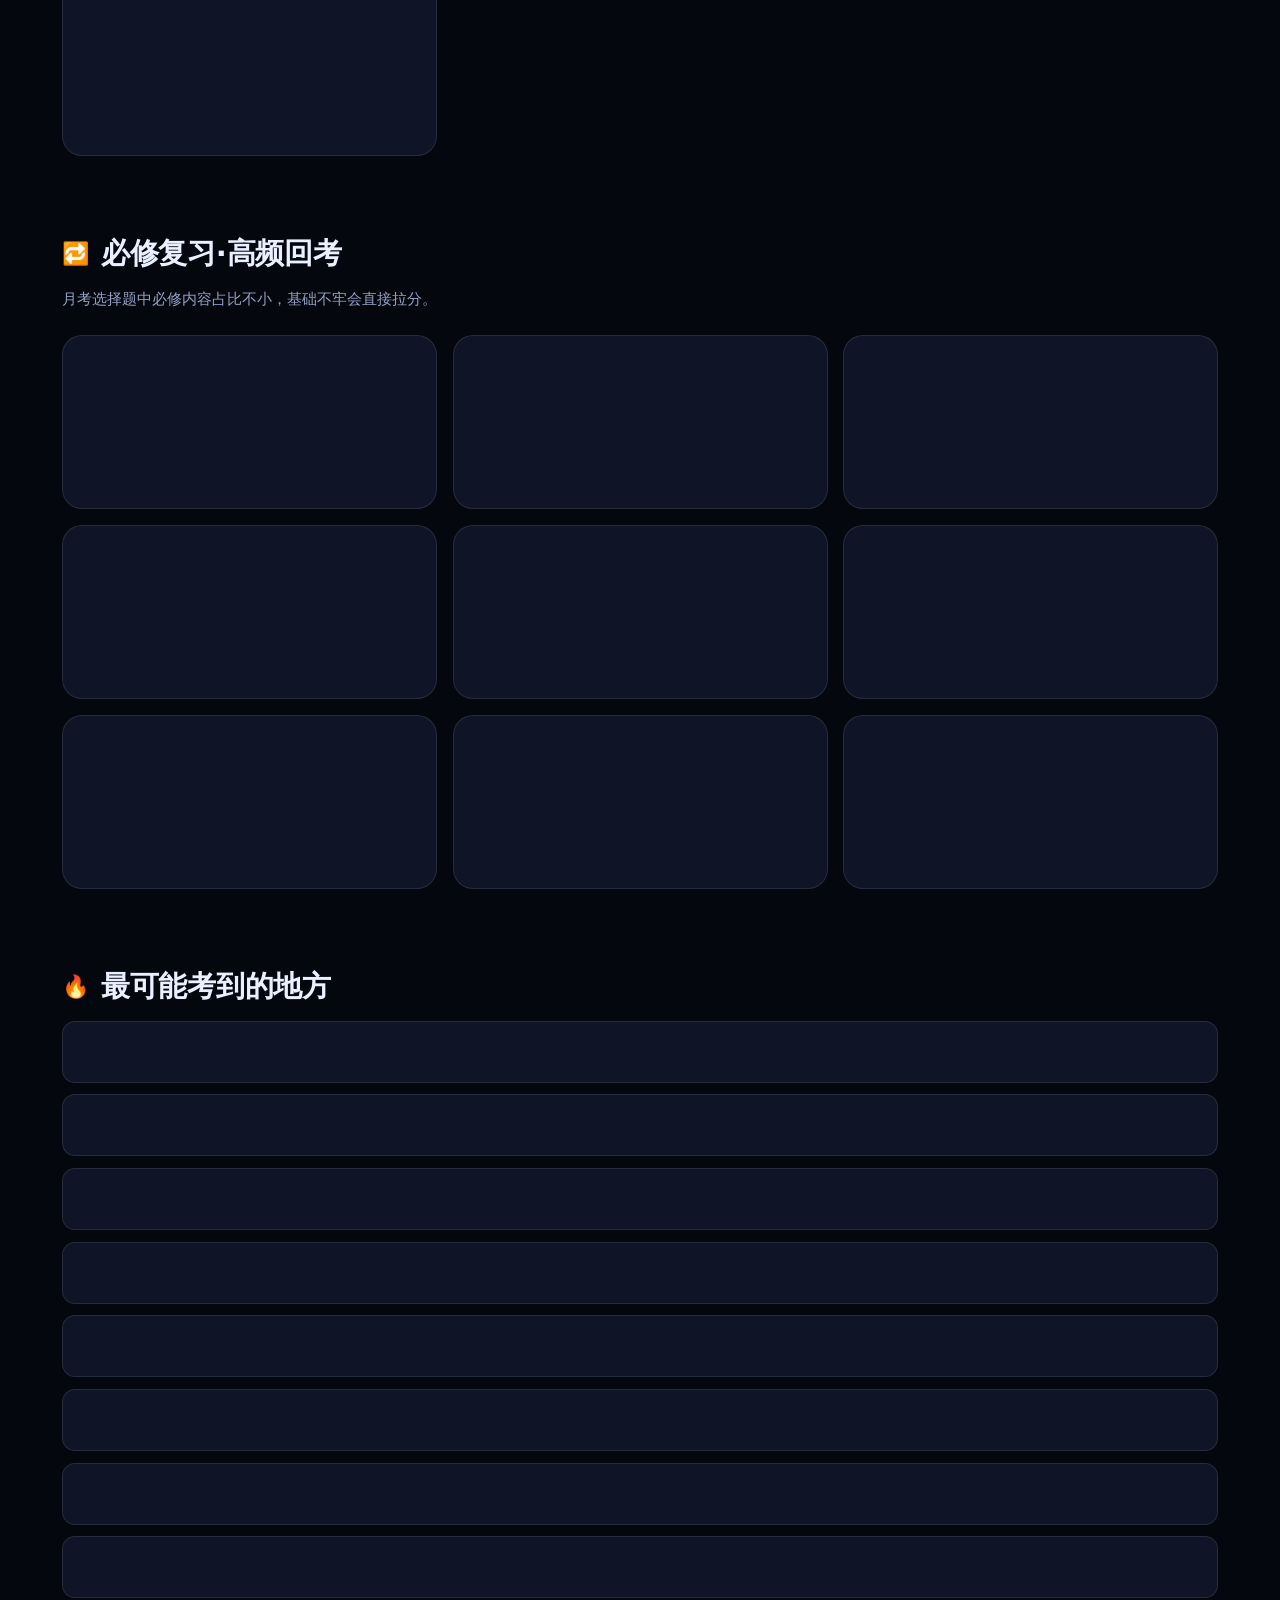
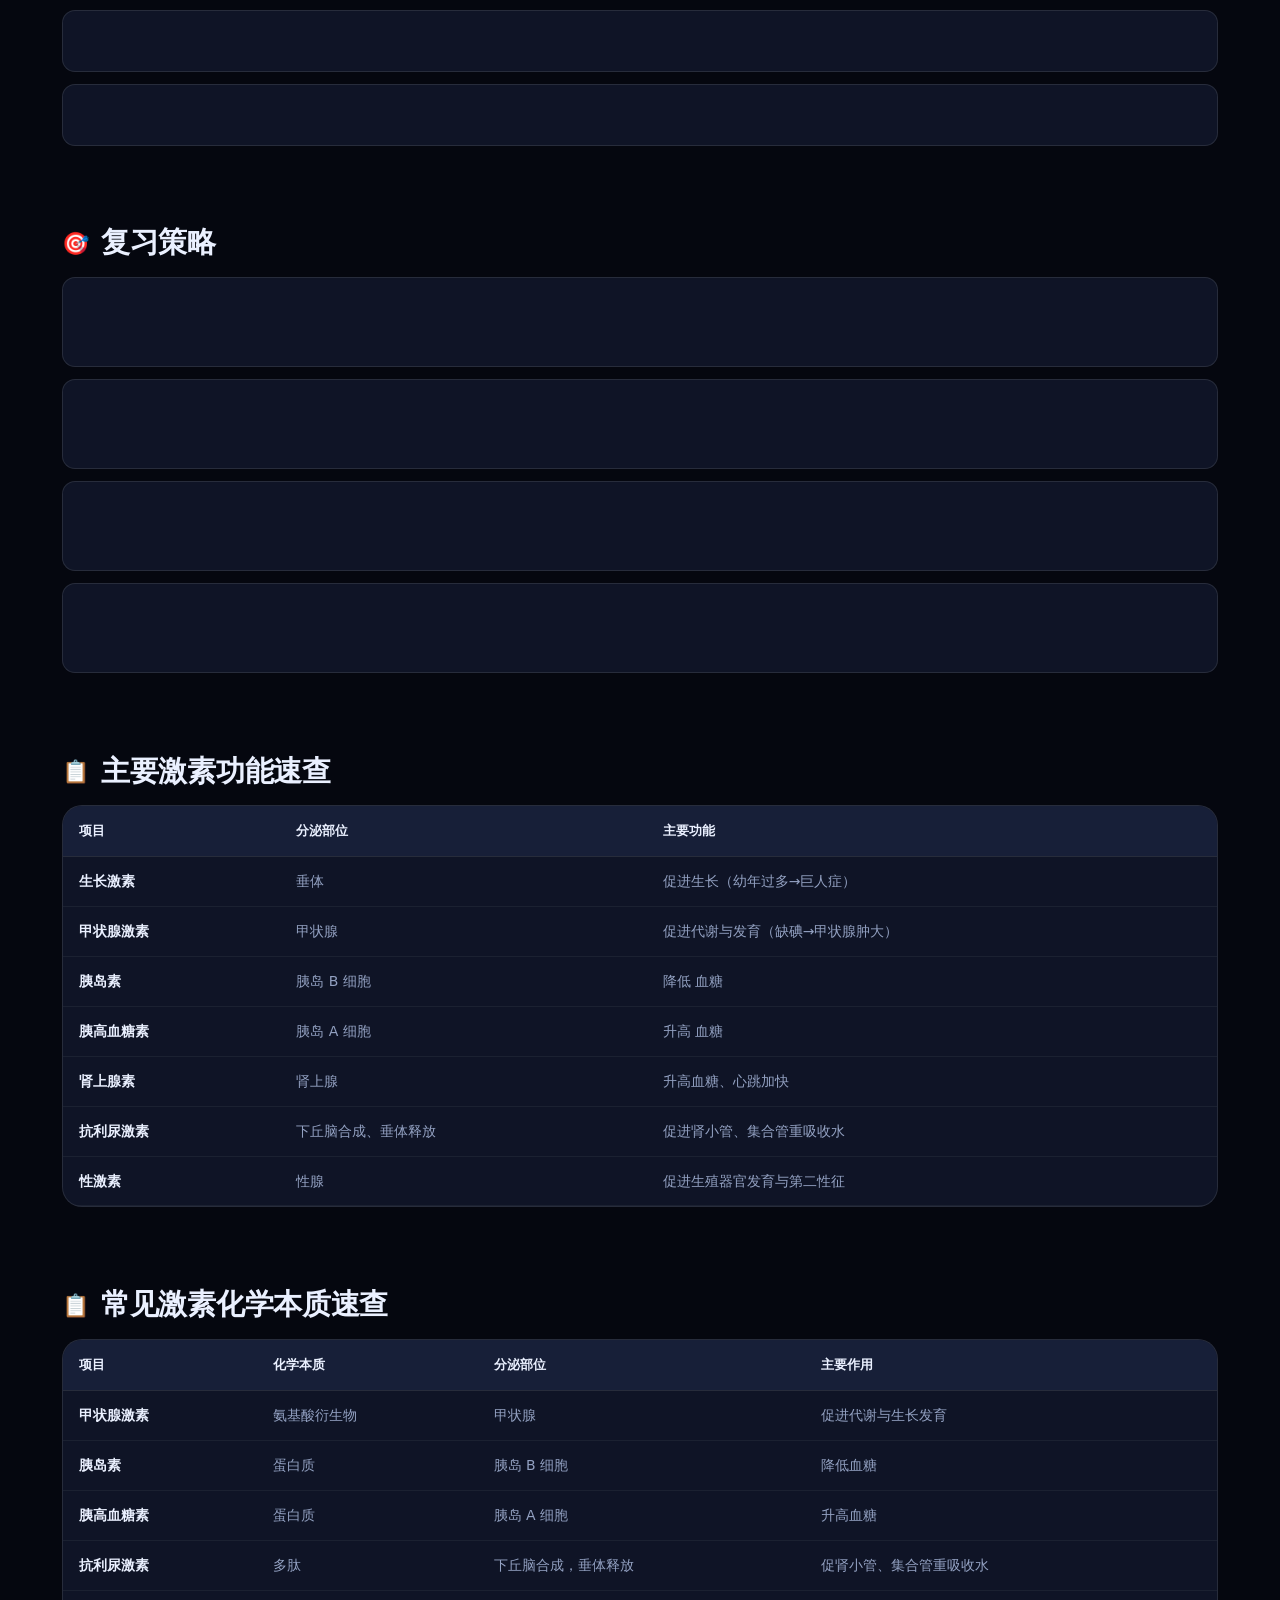
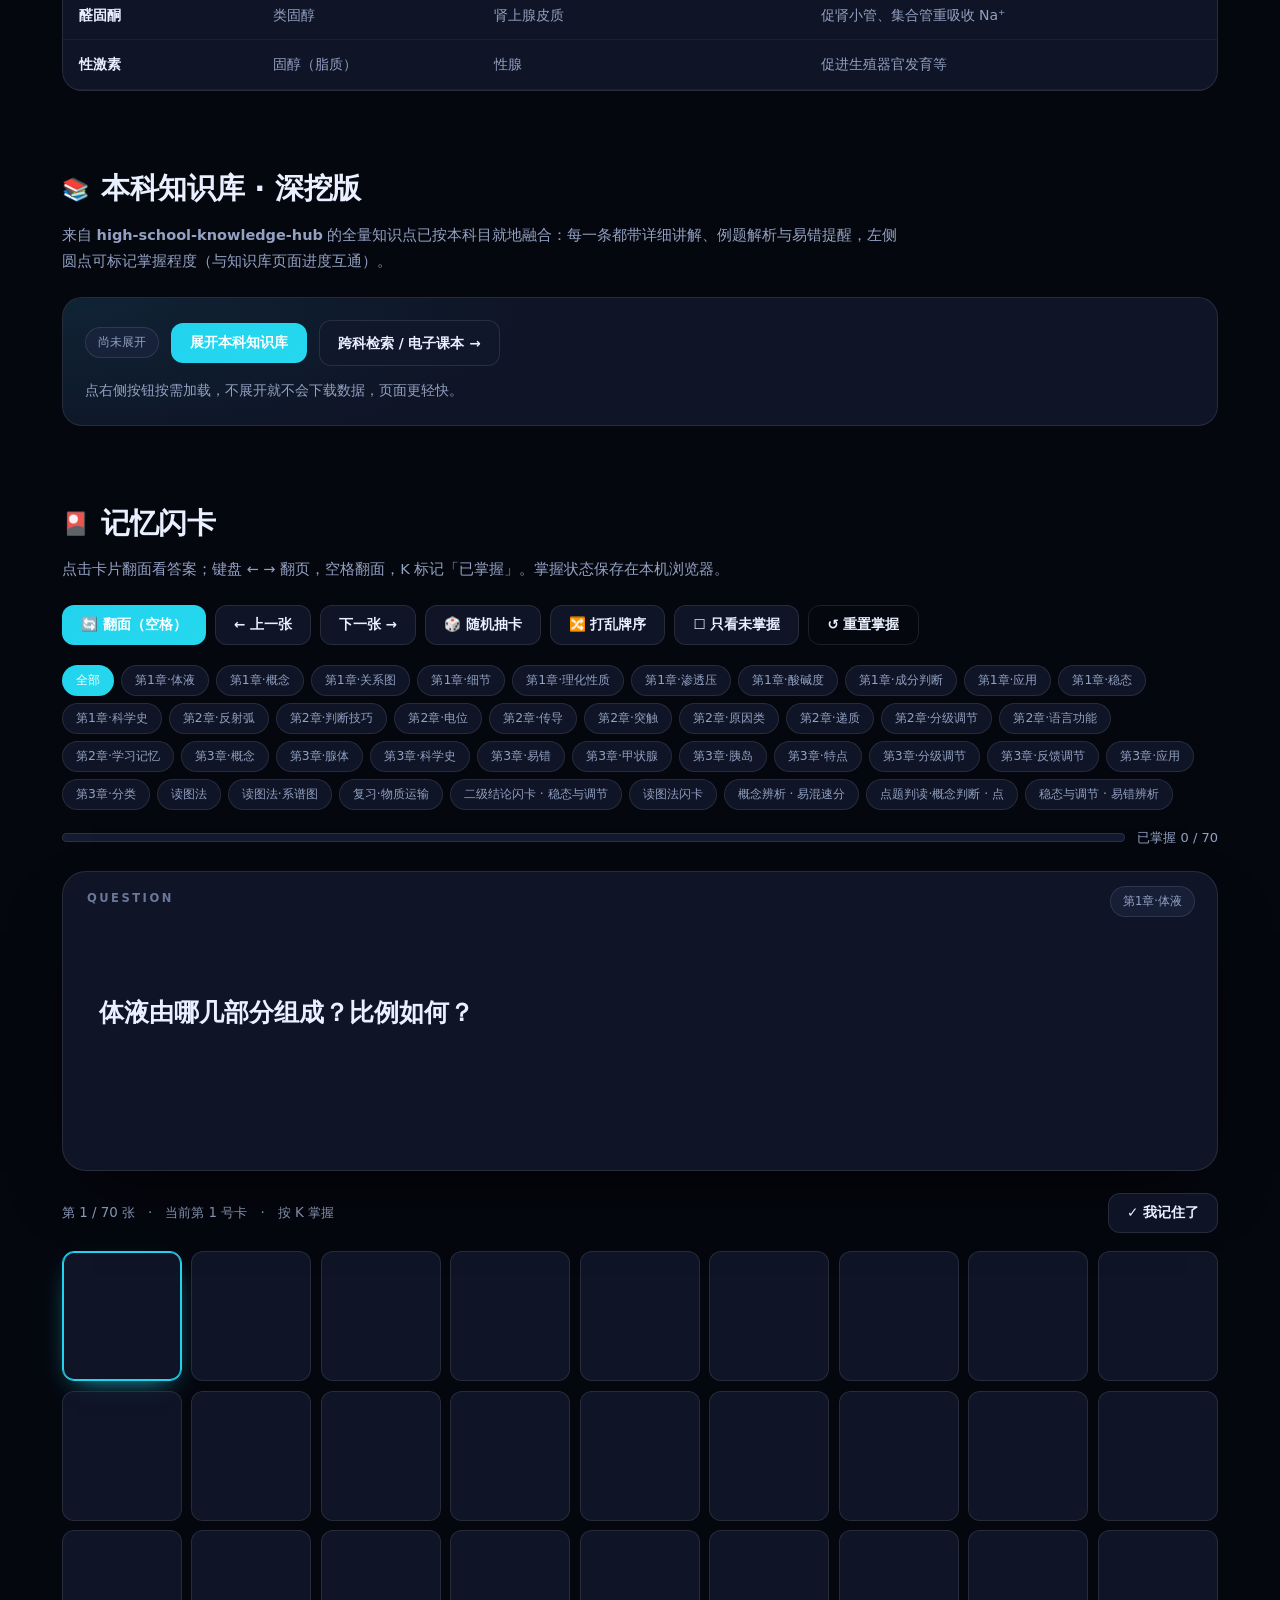
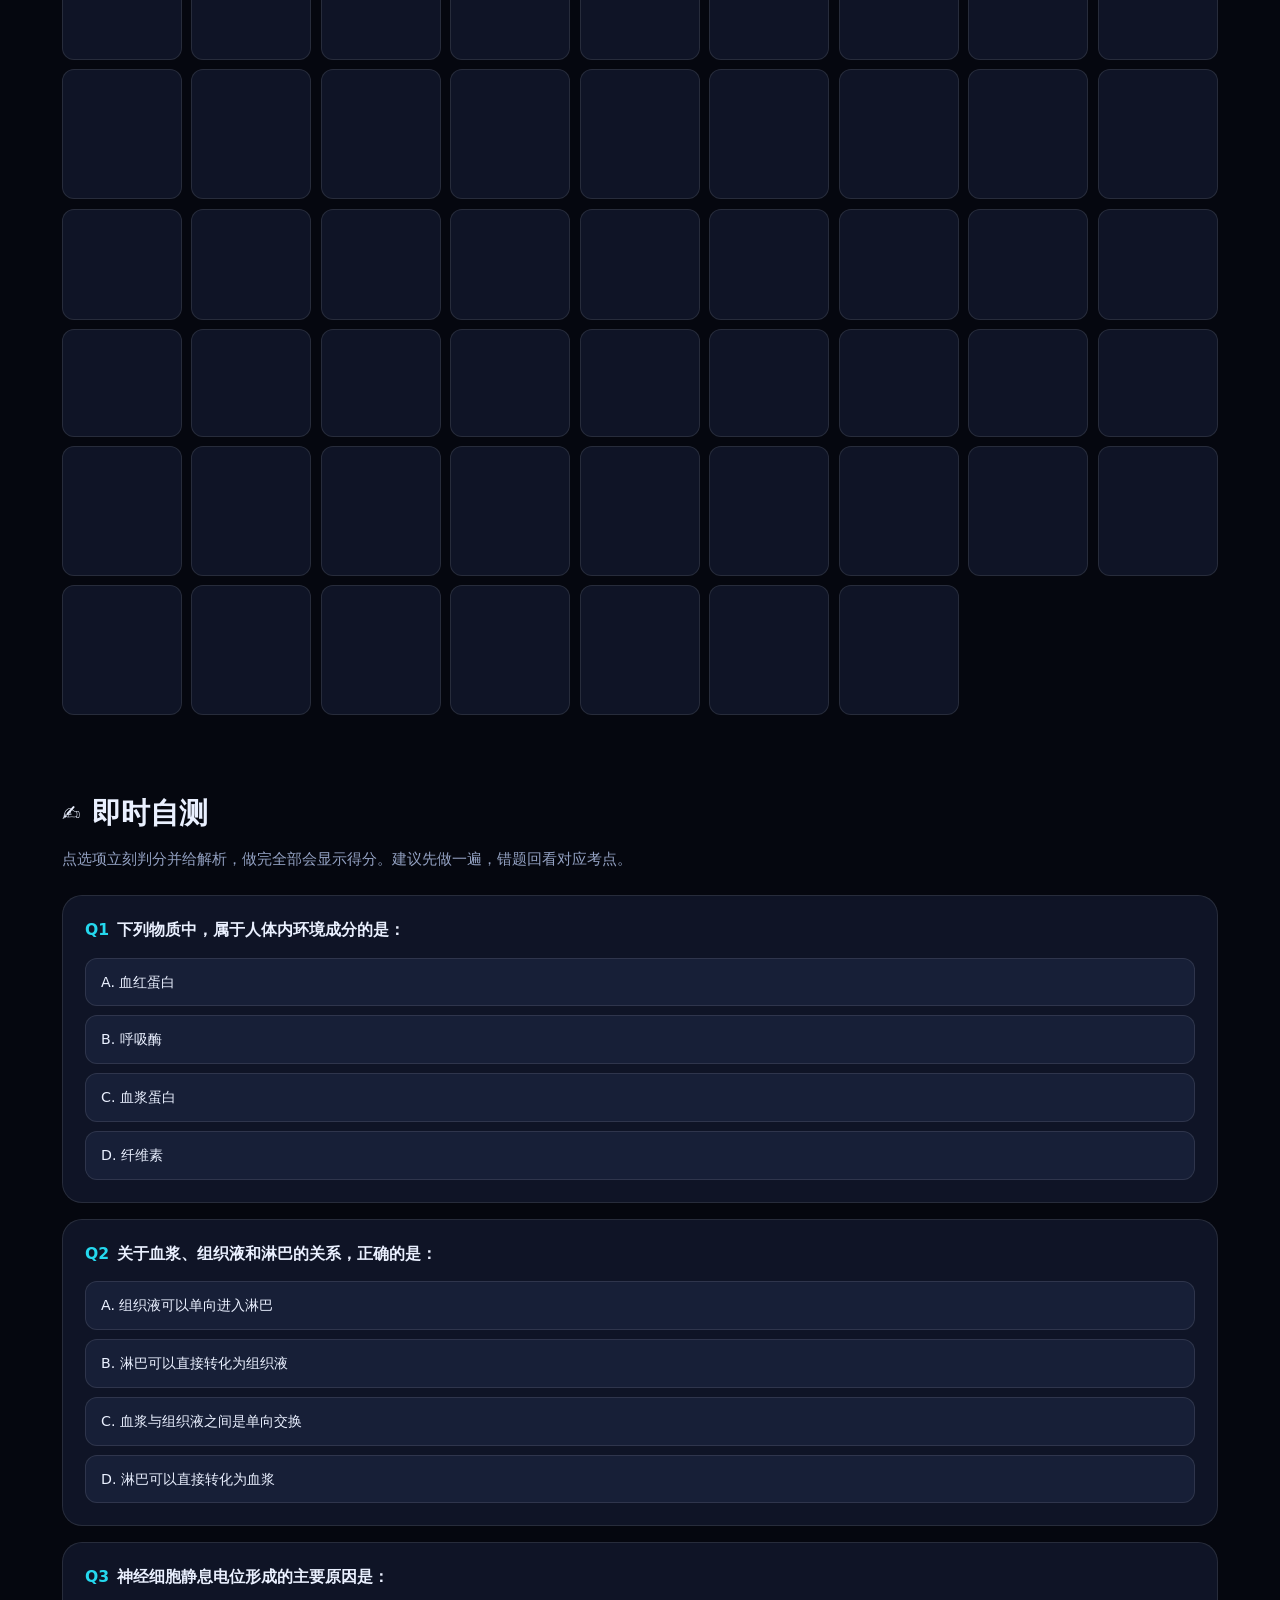
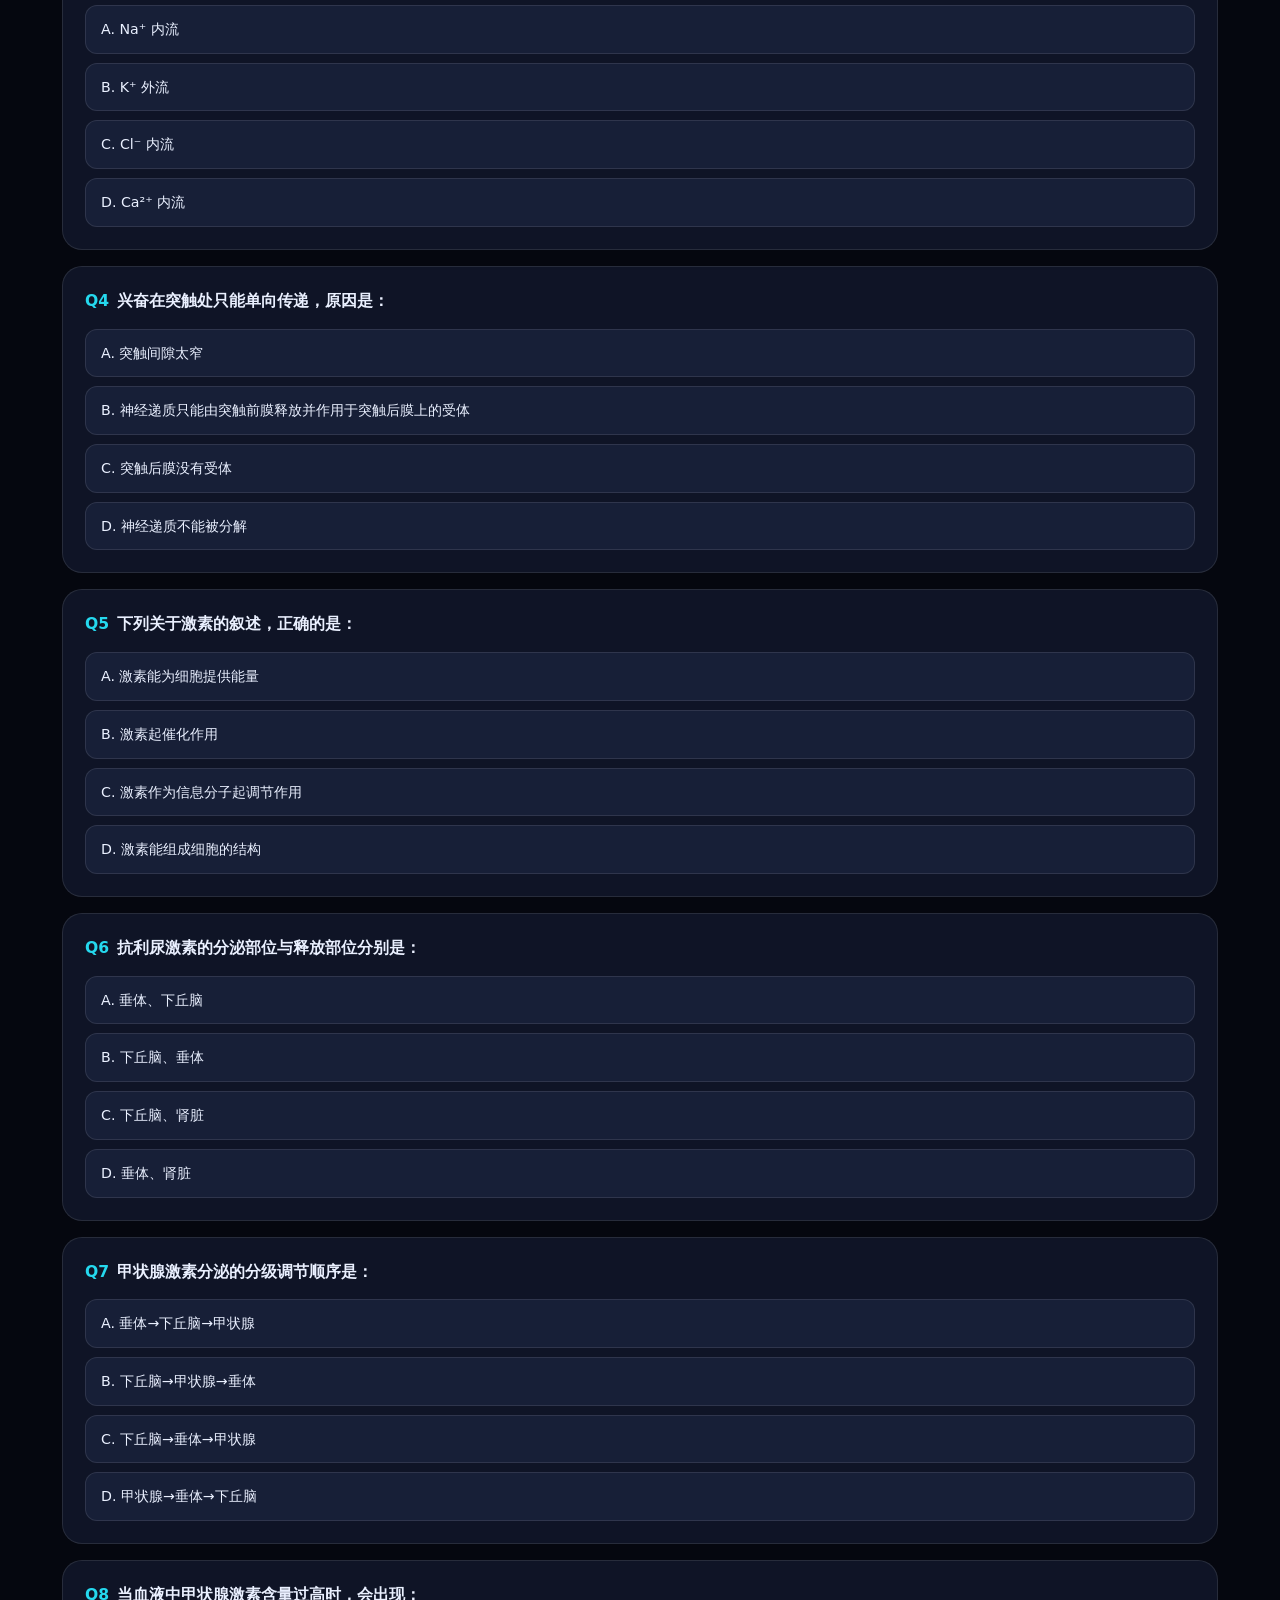
<file: subjects/biology.html>
<!doctype html>
<html lang="zh-CN" data-theme="dark">
<head>
<meta charset="utf-8">
<meta name="viewport" content="width=device-width,initial-scale=1">
<title>生物 · 高二上第一次月考复习 | 考点 · 知识库 · 闪卡 · 训练场</title>
<meta name="description" content="生物第一次月考融合复习：考点清单、速查结论、本科知识库、3D 闪卡、自测与训练场。">
<meta name="color-scheme" content="dark light">
<link rel="icon" href="data:image/svg+xml,<svg xmlns=%22http://www.w3.org/2000/svg%22 viewBox=%220 0 100 100%22><text y=%22.9em%22 font-size=%2290%22>📚</text></svg>">
<link rel="stylesheet" href="../assets/css/style.css">
</head>
<body>
<div class="aurora"><span></span><span></span><span></span><span></span></div>
<div class="grid-bg"></div>
<div id="app"><div class="boot"><span class="boot-dot"></span><span>正在装配复习站…</span></div></div>
<script src="../assets/js/motion.js" defer></script>
<script src="../assets/js/data/index.js" defer></script>
<script src="../assets/js/data/biology.js" defer></script>
<script src="../assets/js/data/gao2/extra-biology.js" defer></script>
<script src="../assets/js/data/quiz-biology.js" defer></script>
<script src="../assets/js/data/gao2/map.js" defer></script>
<script src="../assets/js/data/gao2/train.js" defer></script>
<script src="../assets/js/app.js" defer></script>
<script src="../assets/js/kb.js" defer></script>
<script src="../assets/js/dashboard.js" defer></script>
</body>
</html>
</file>
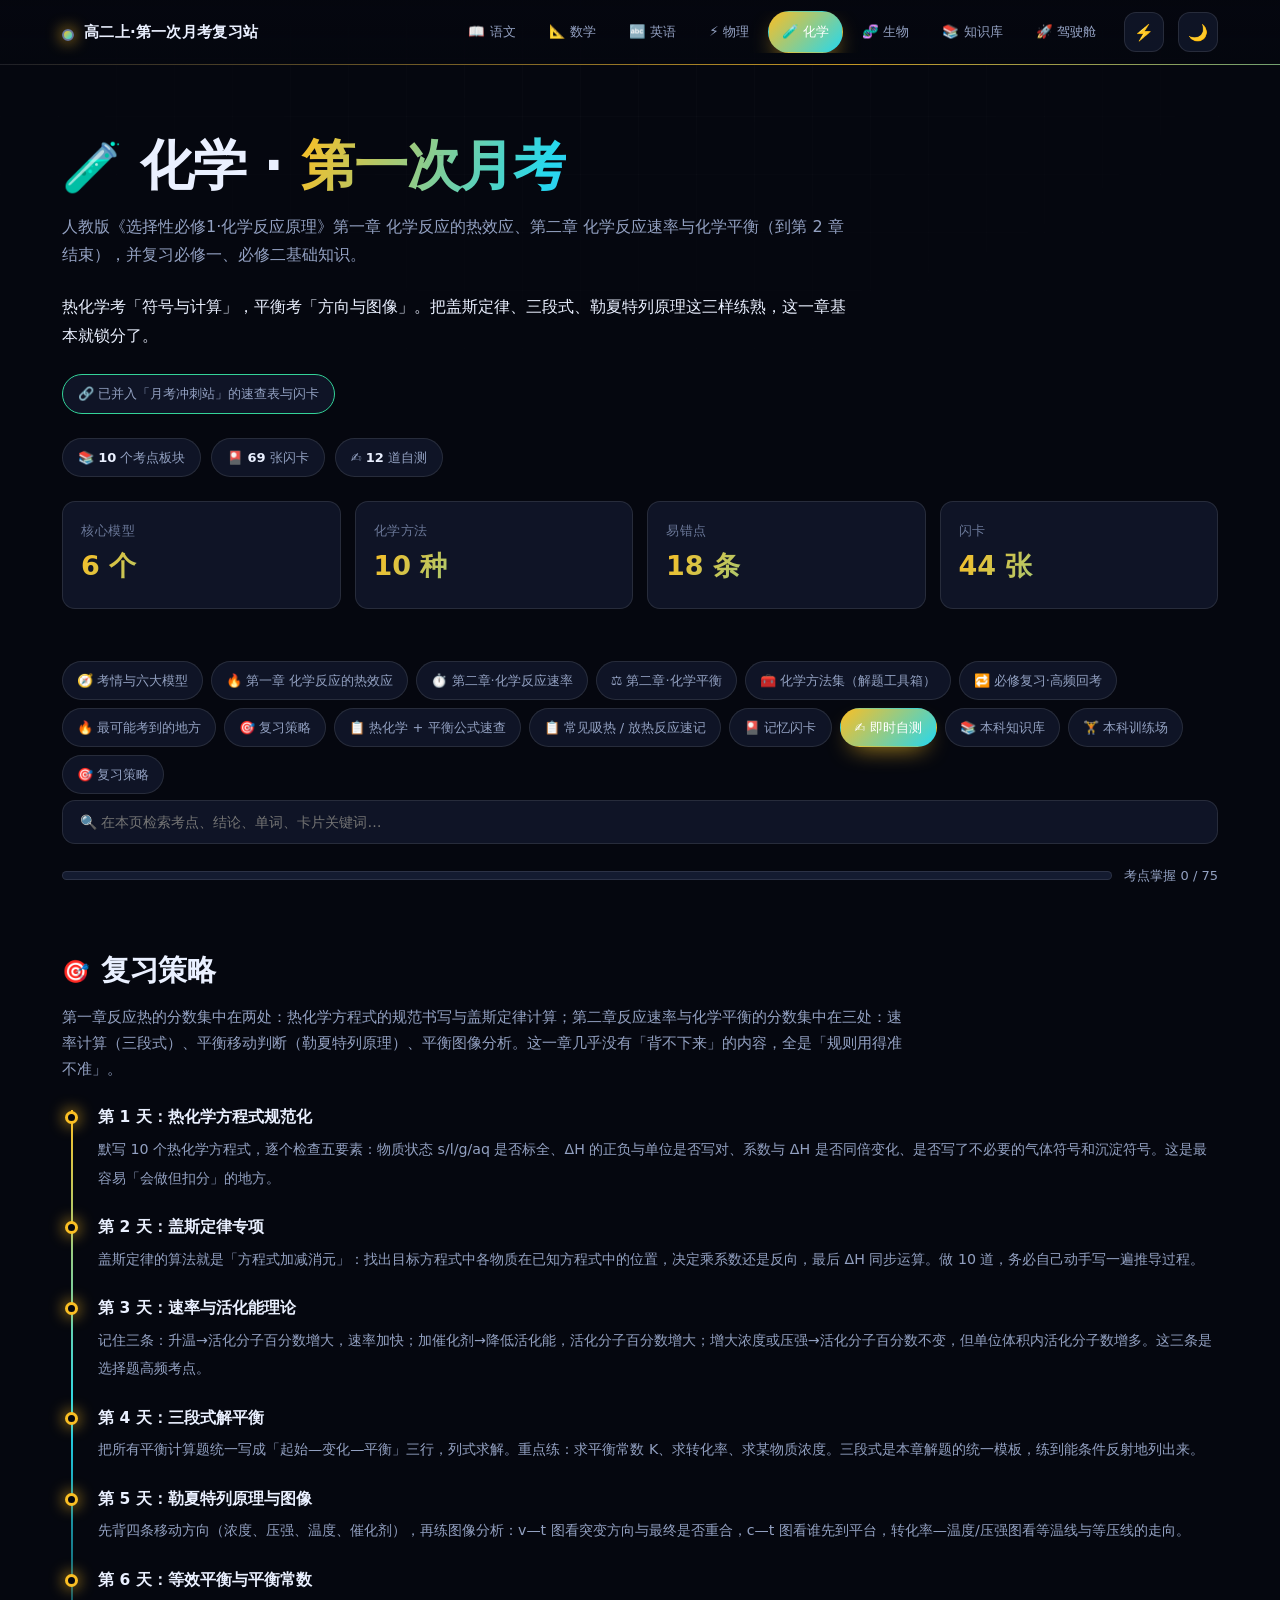
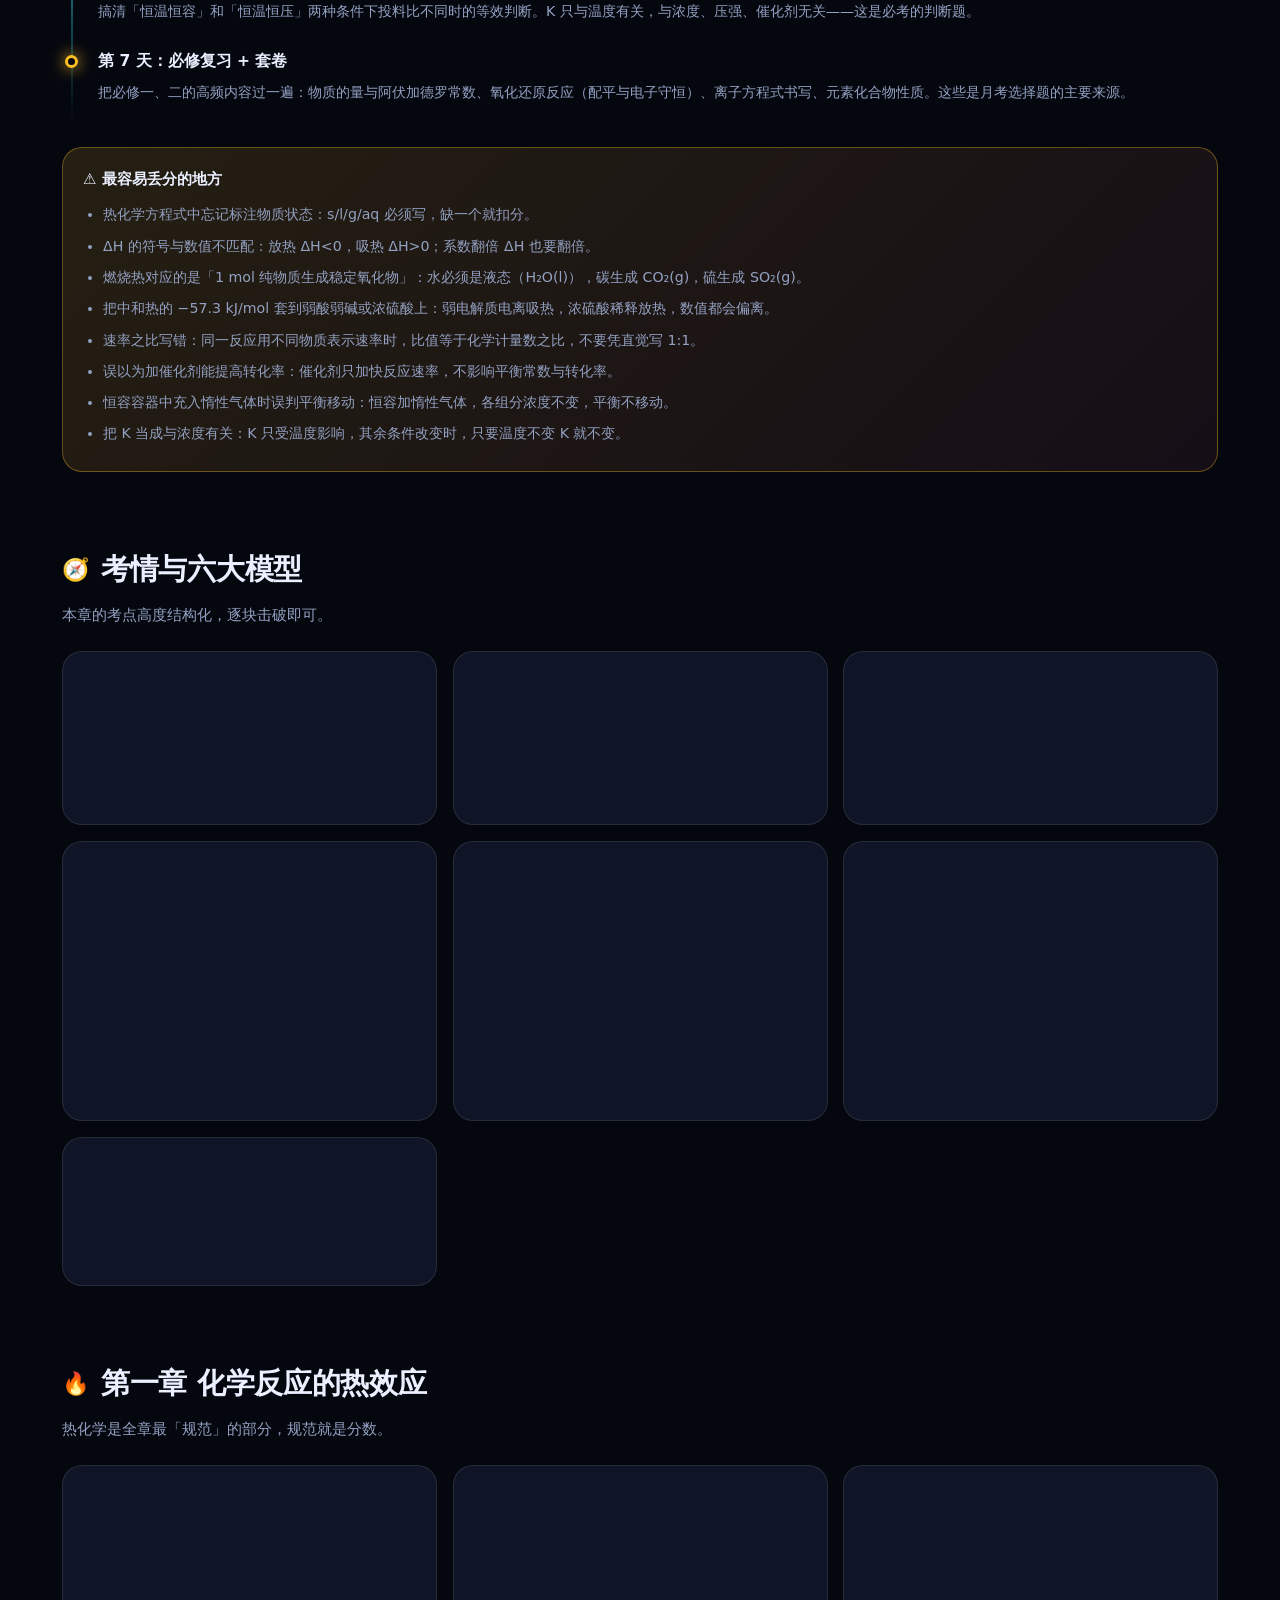
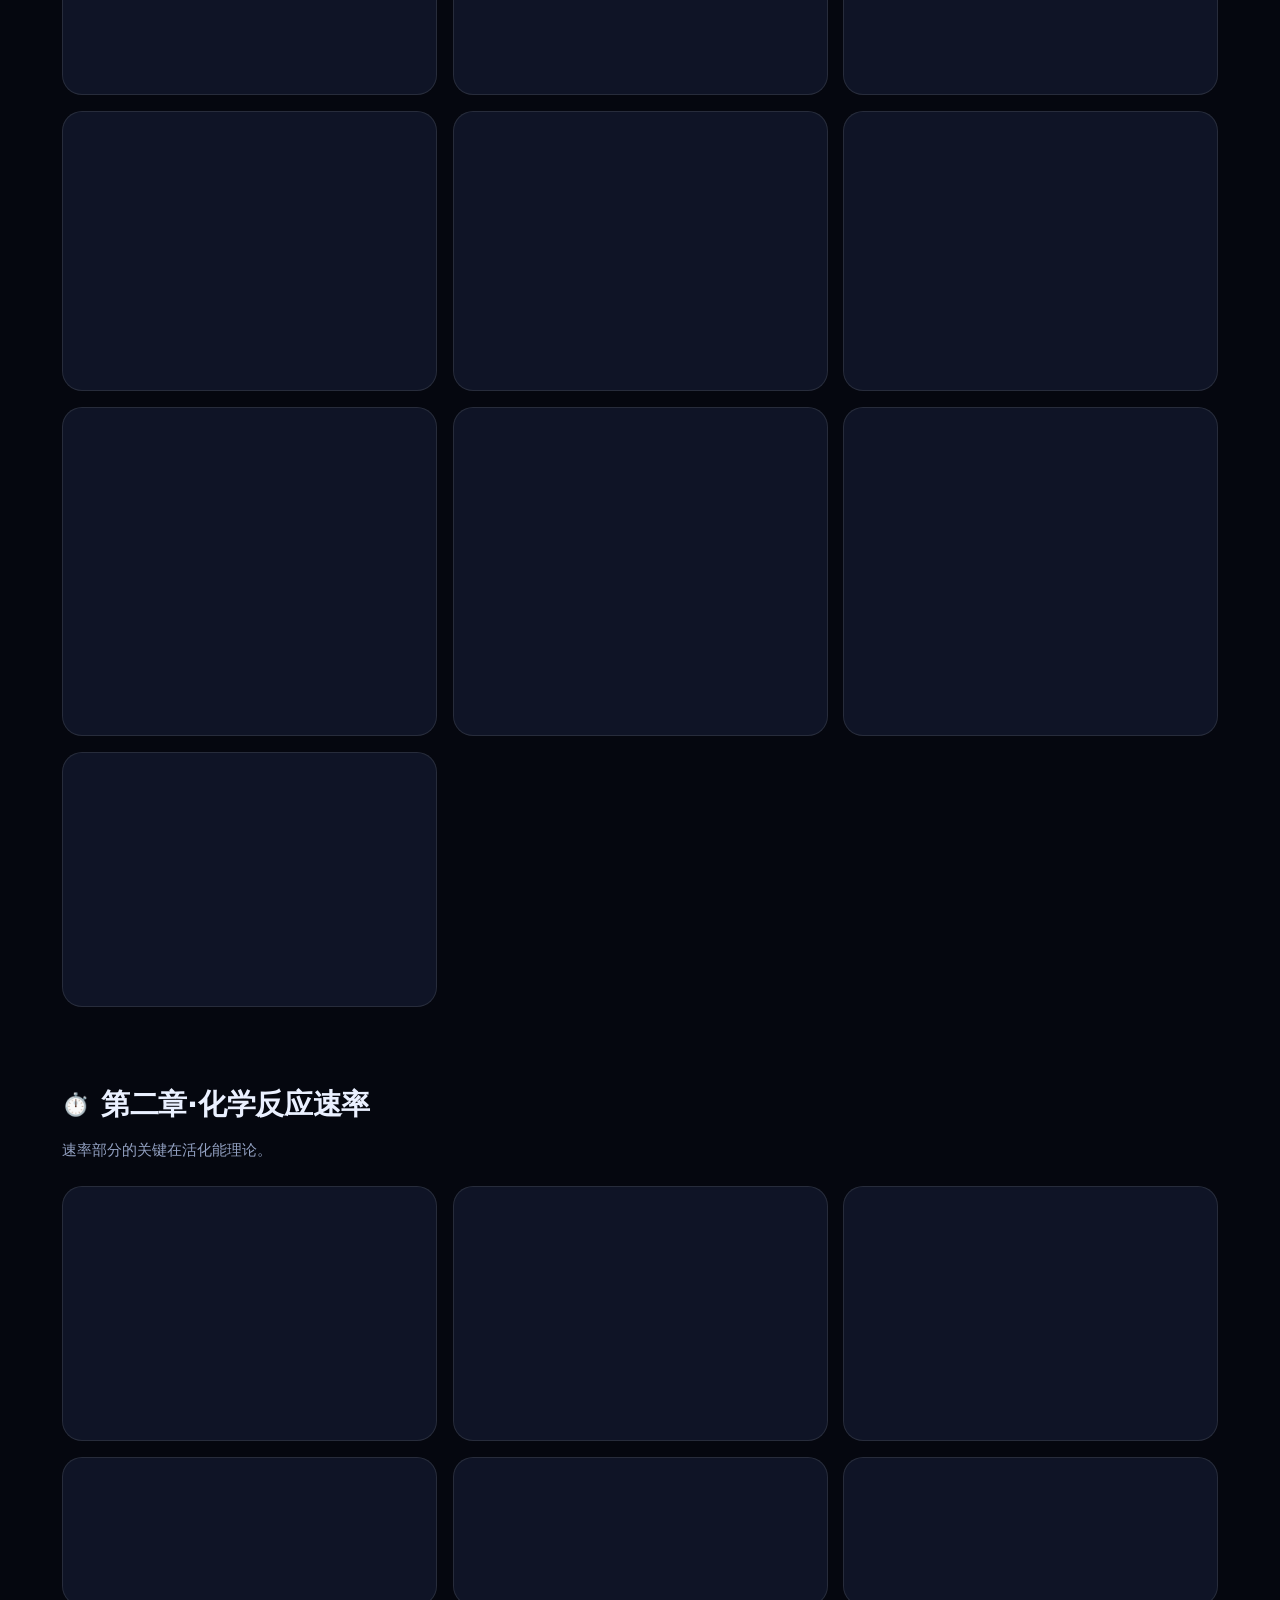
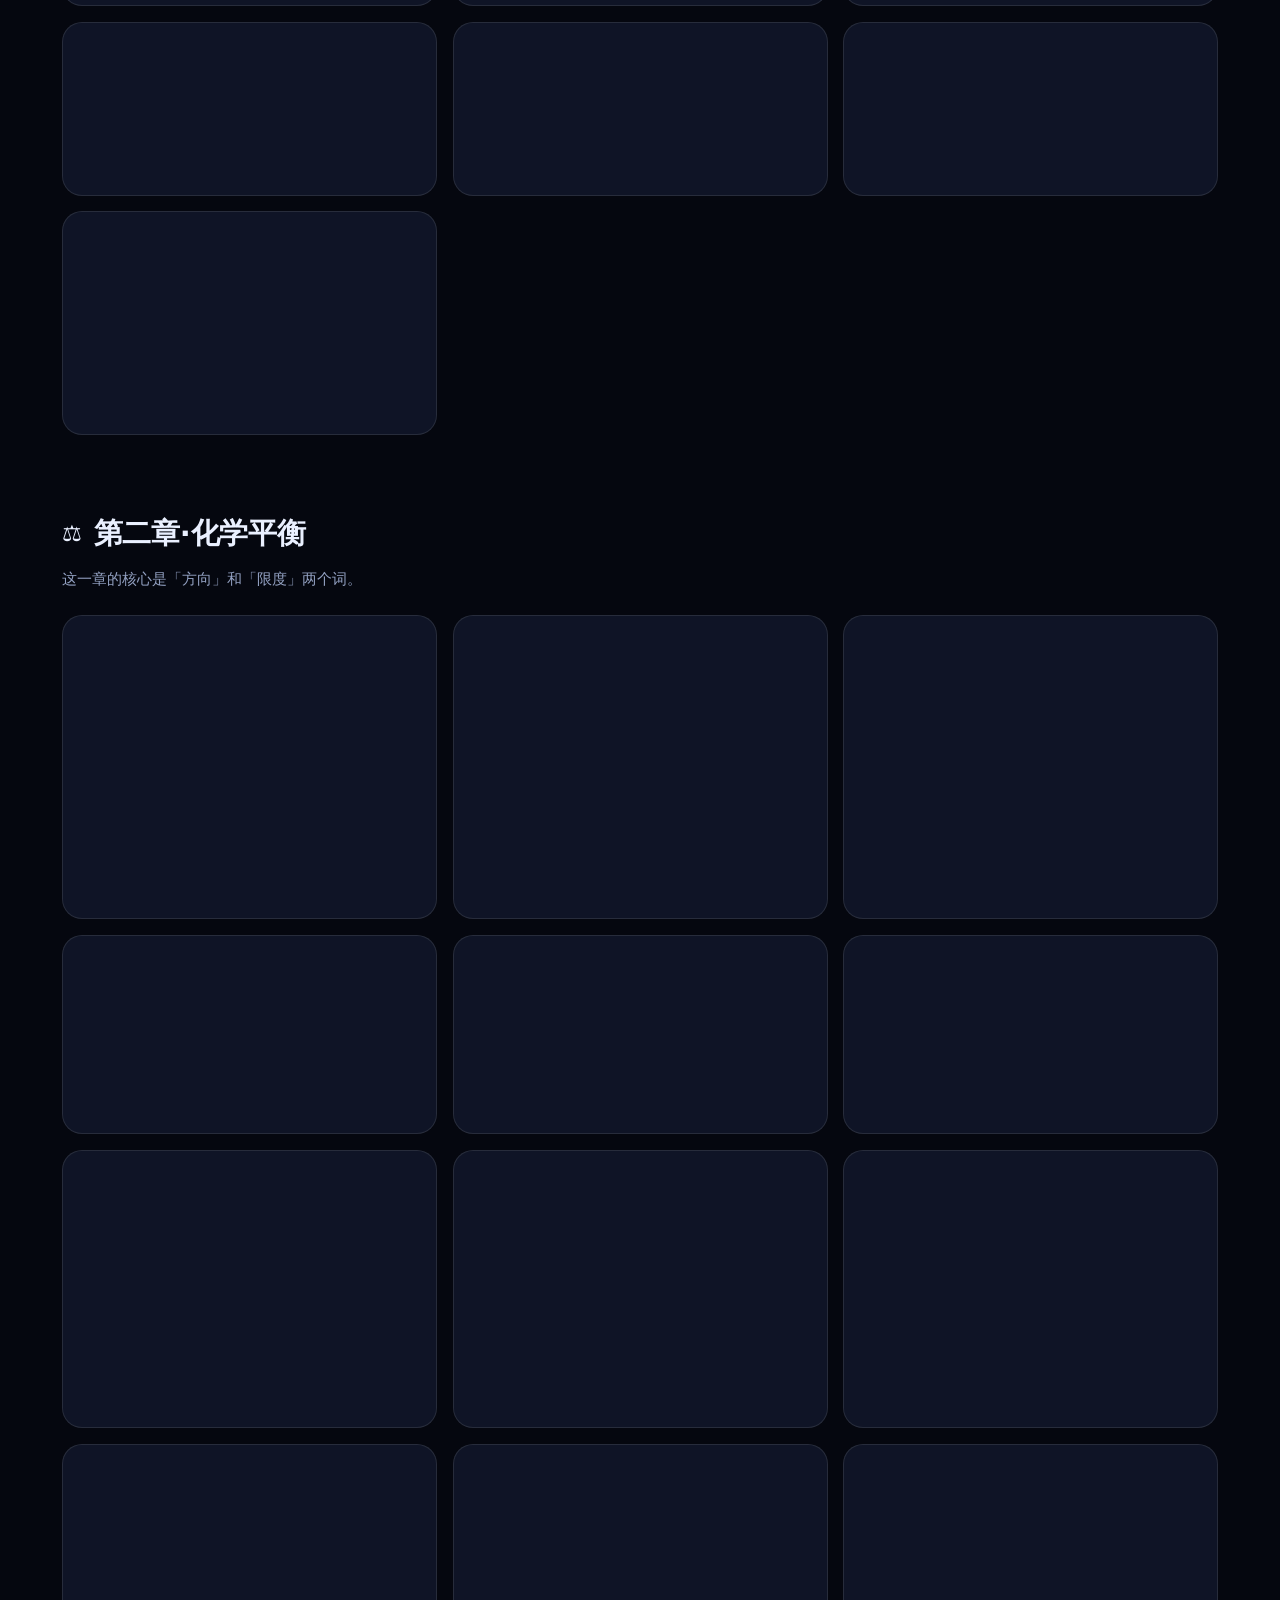
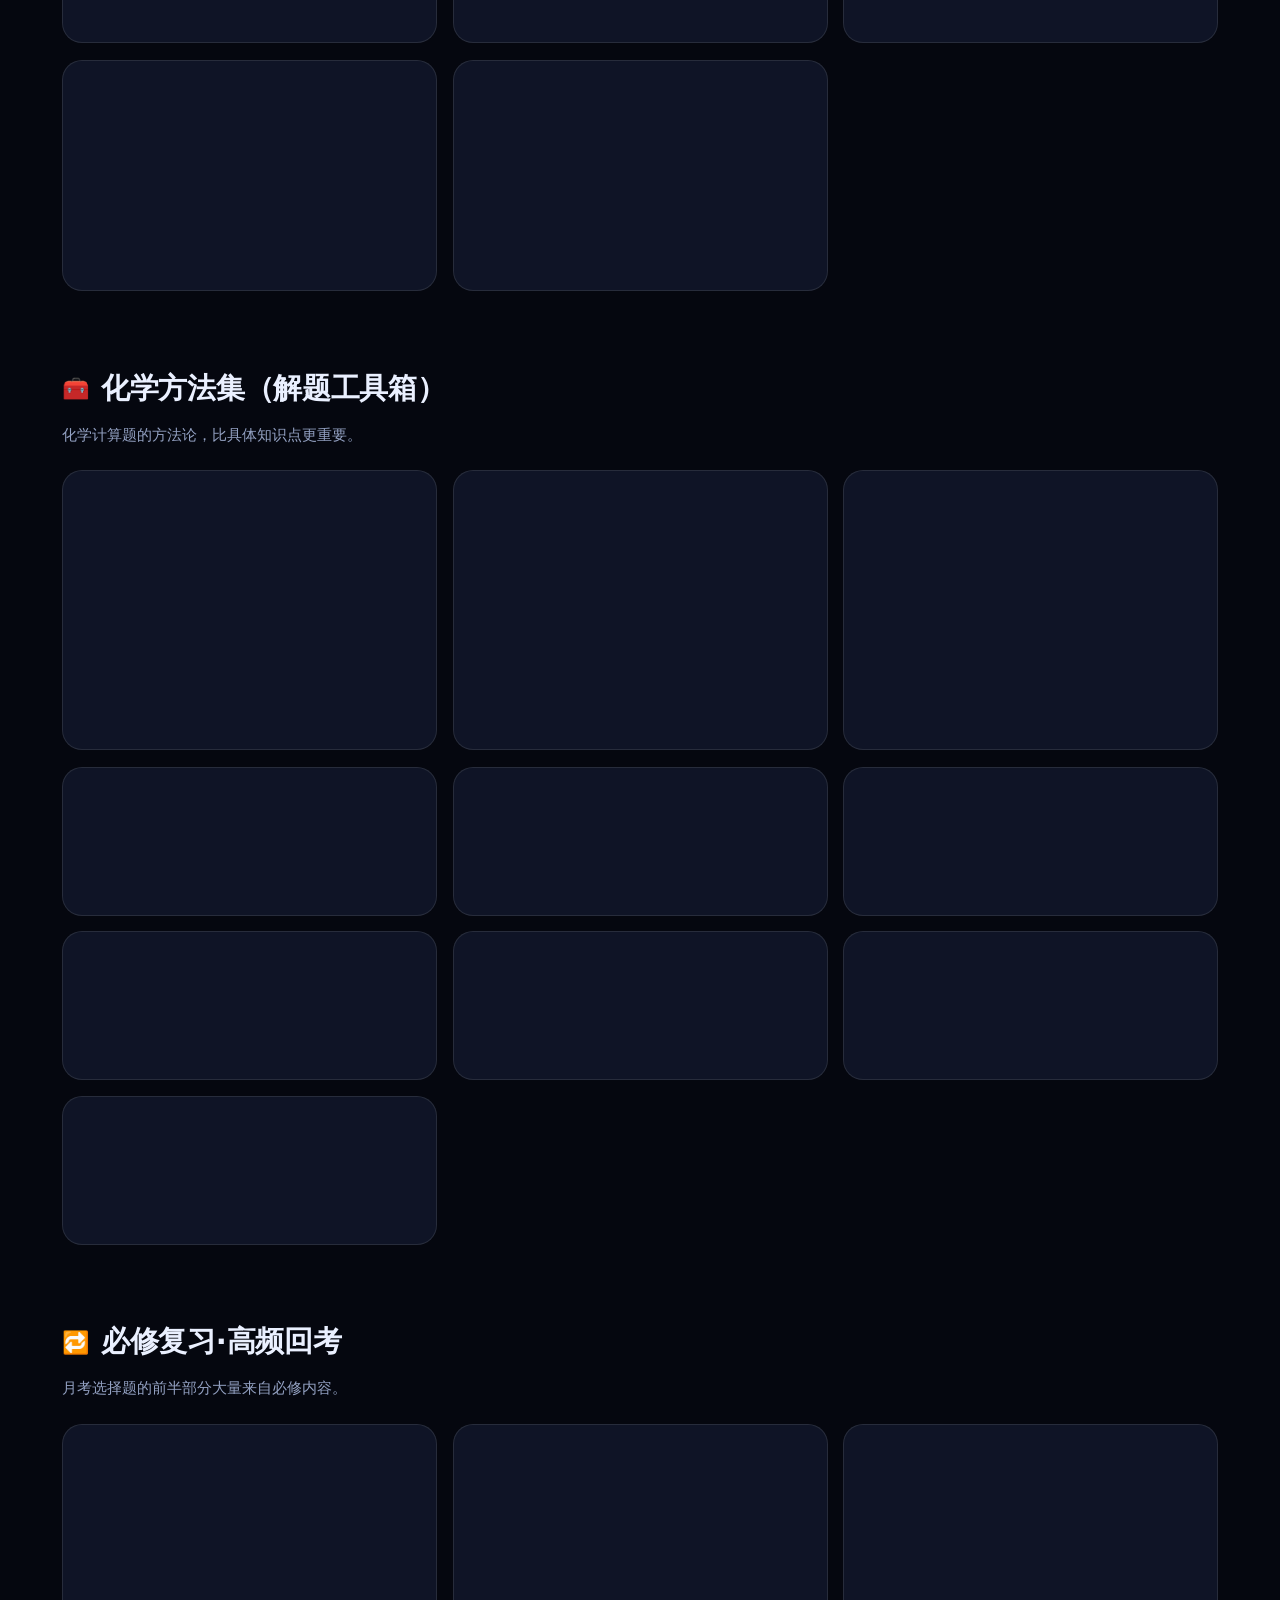
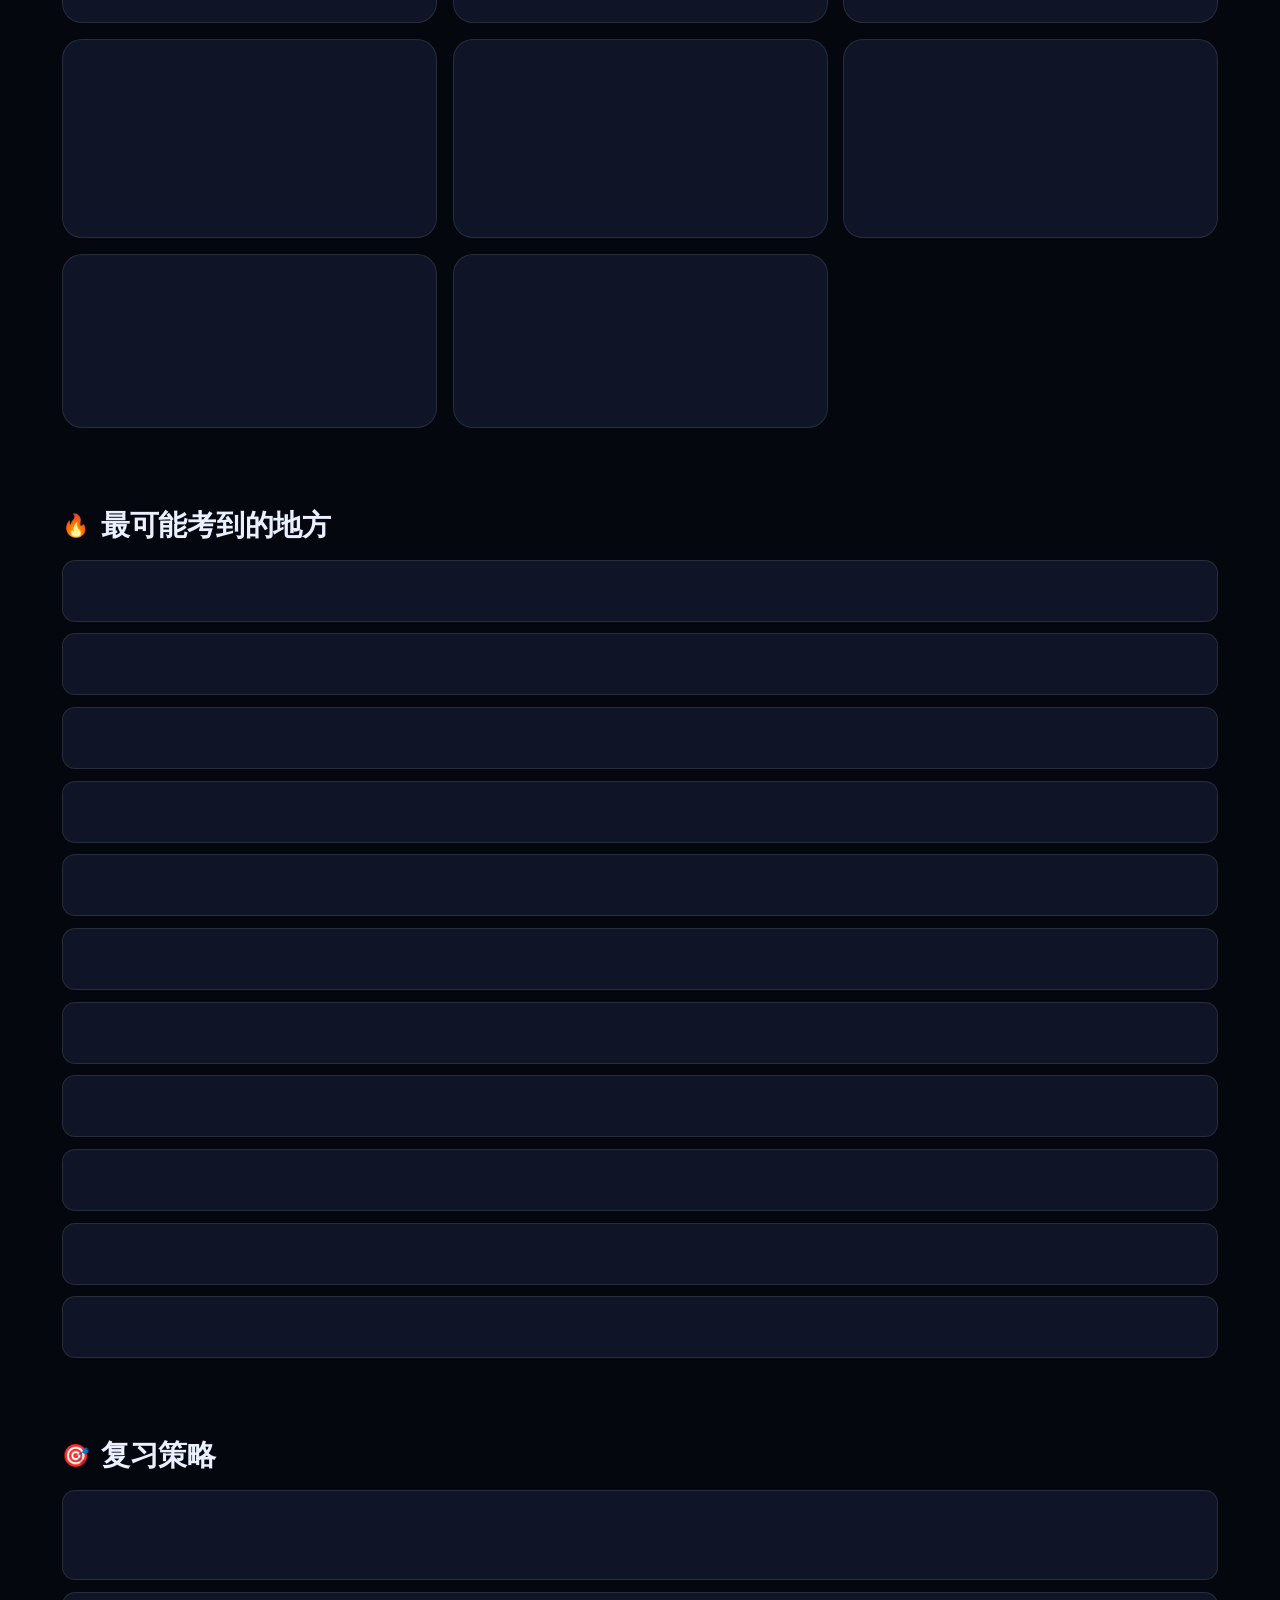
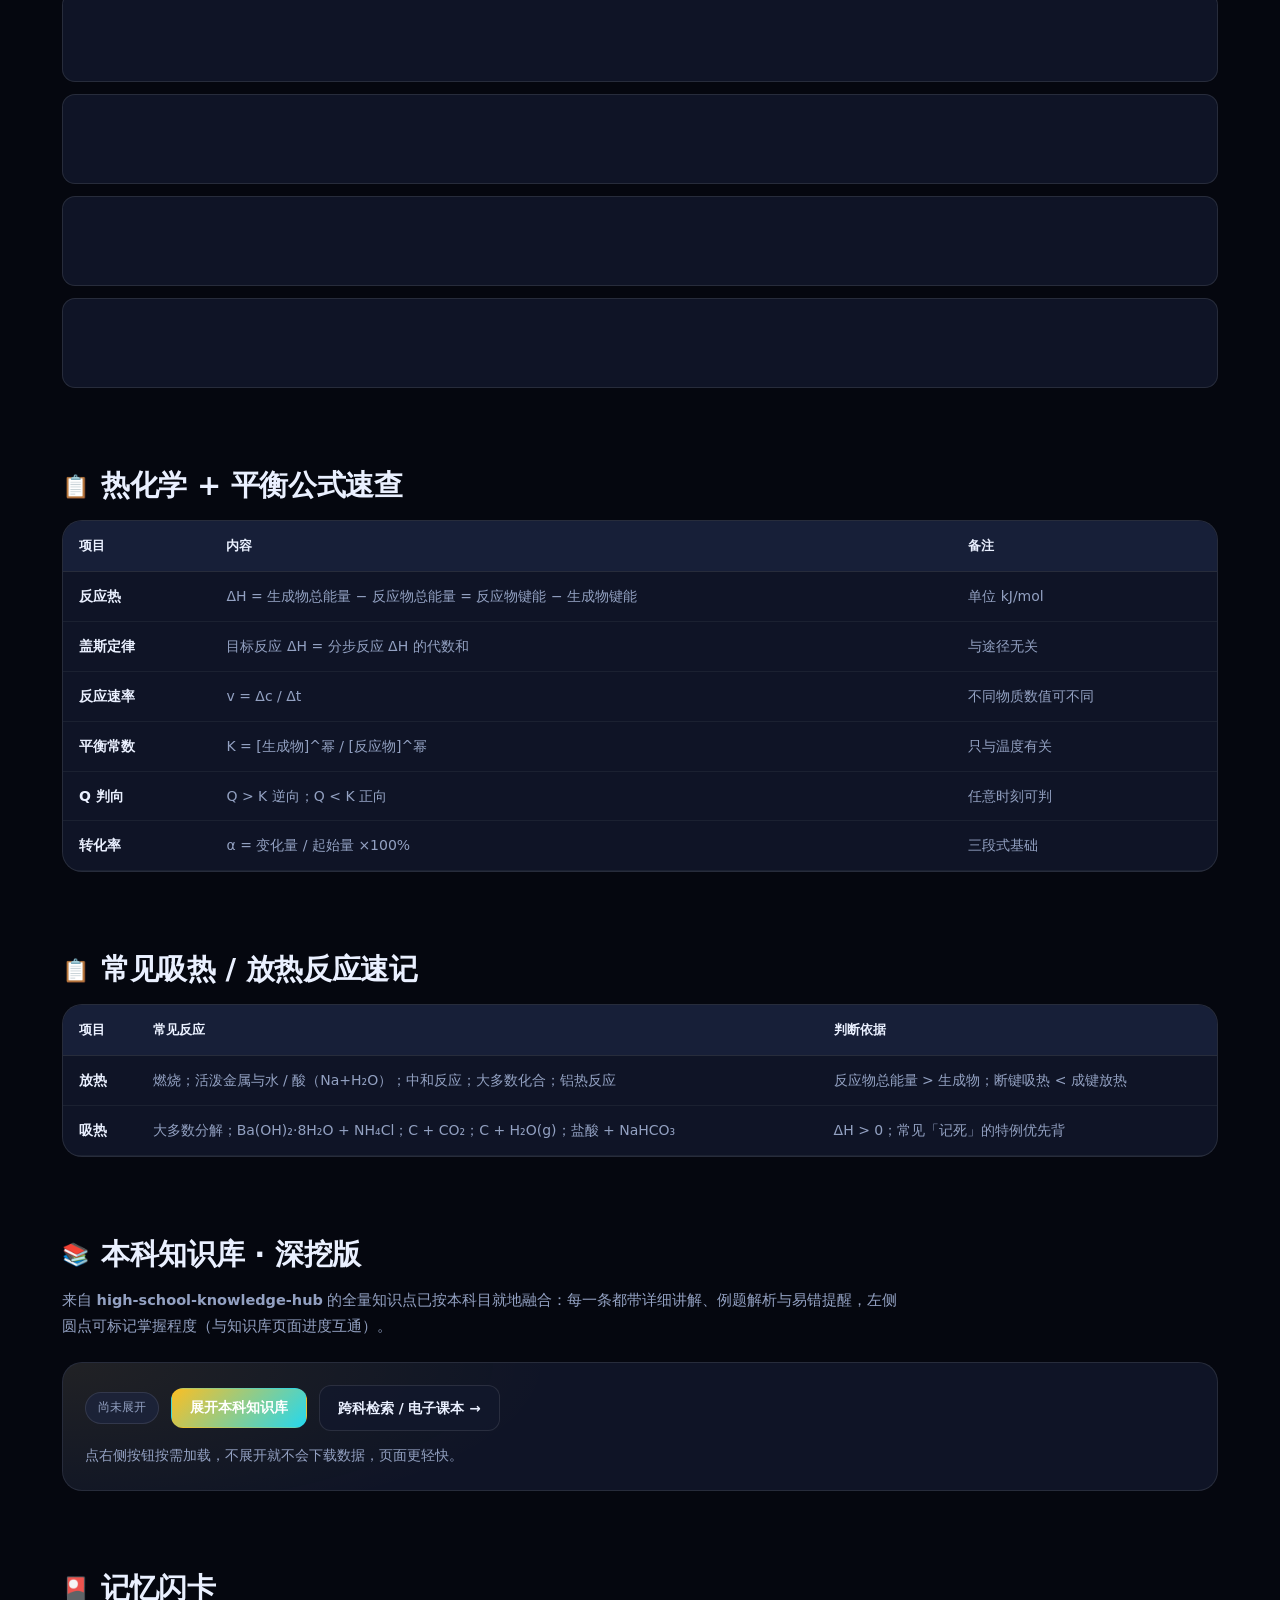
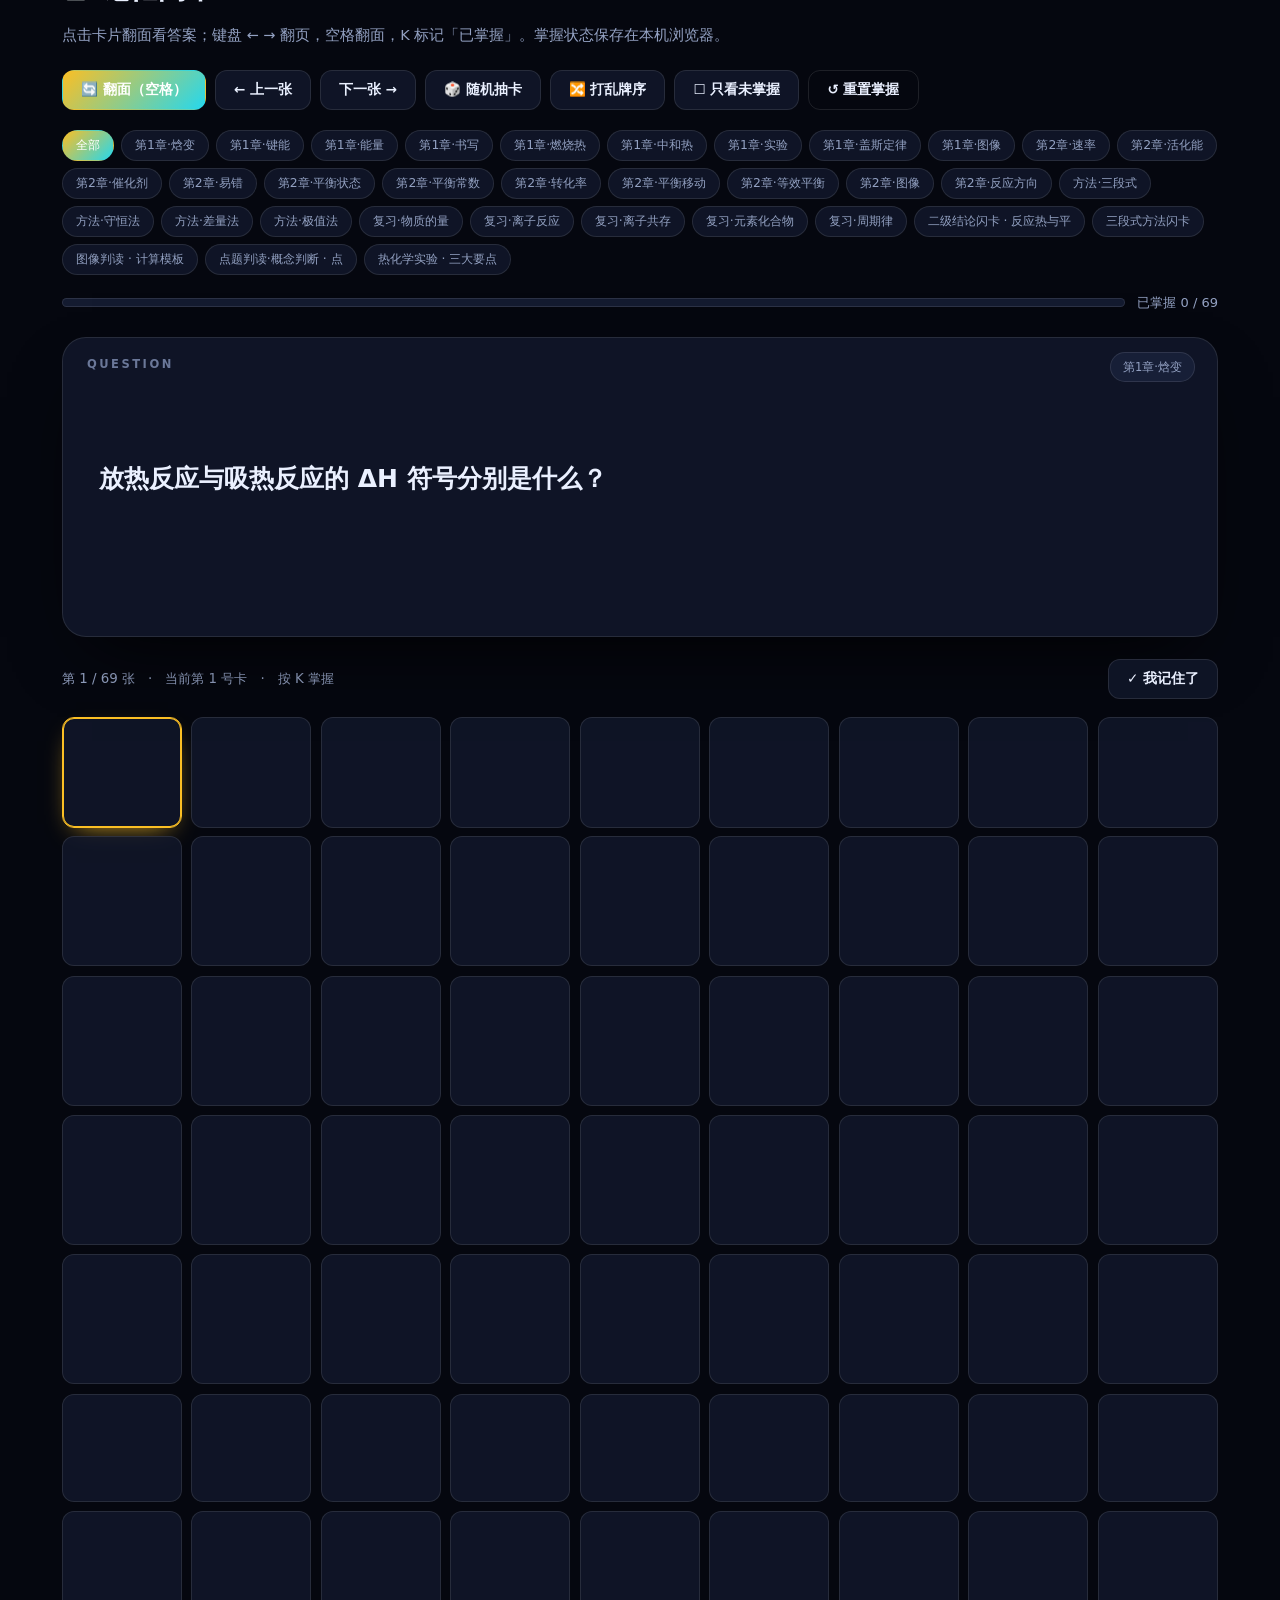
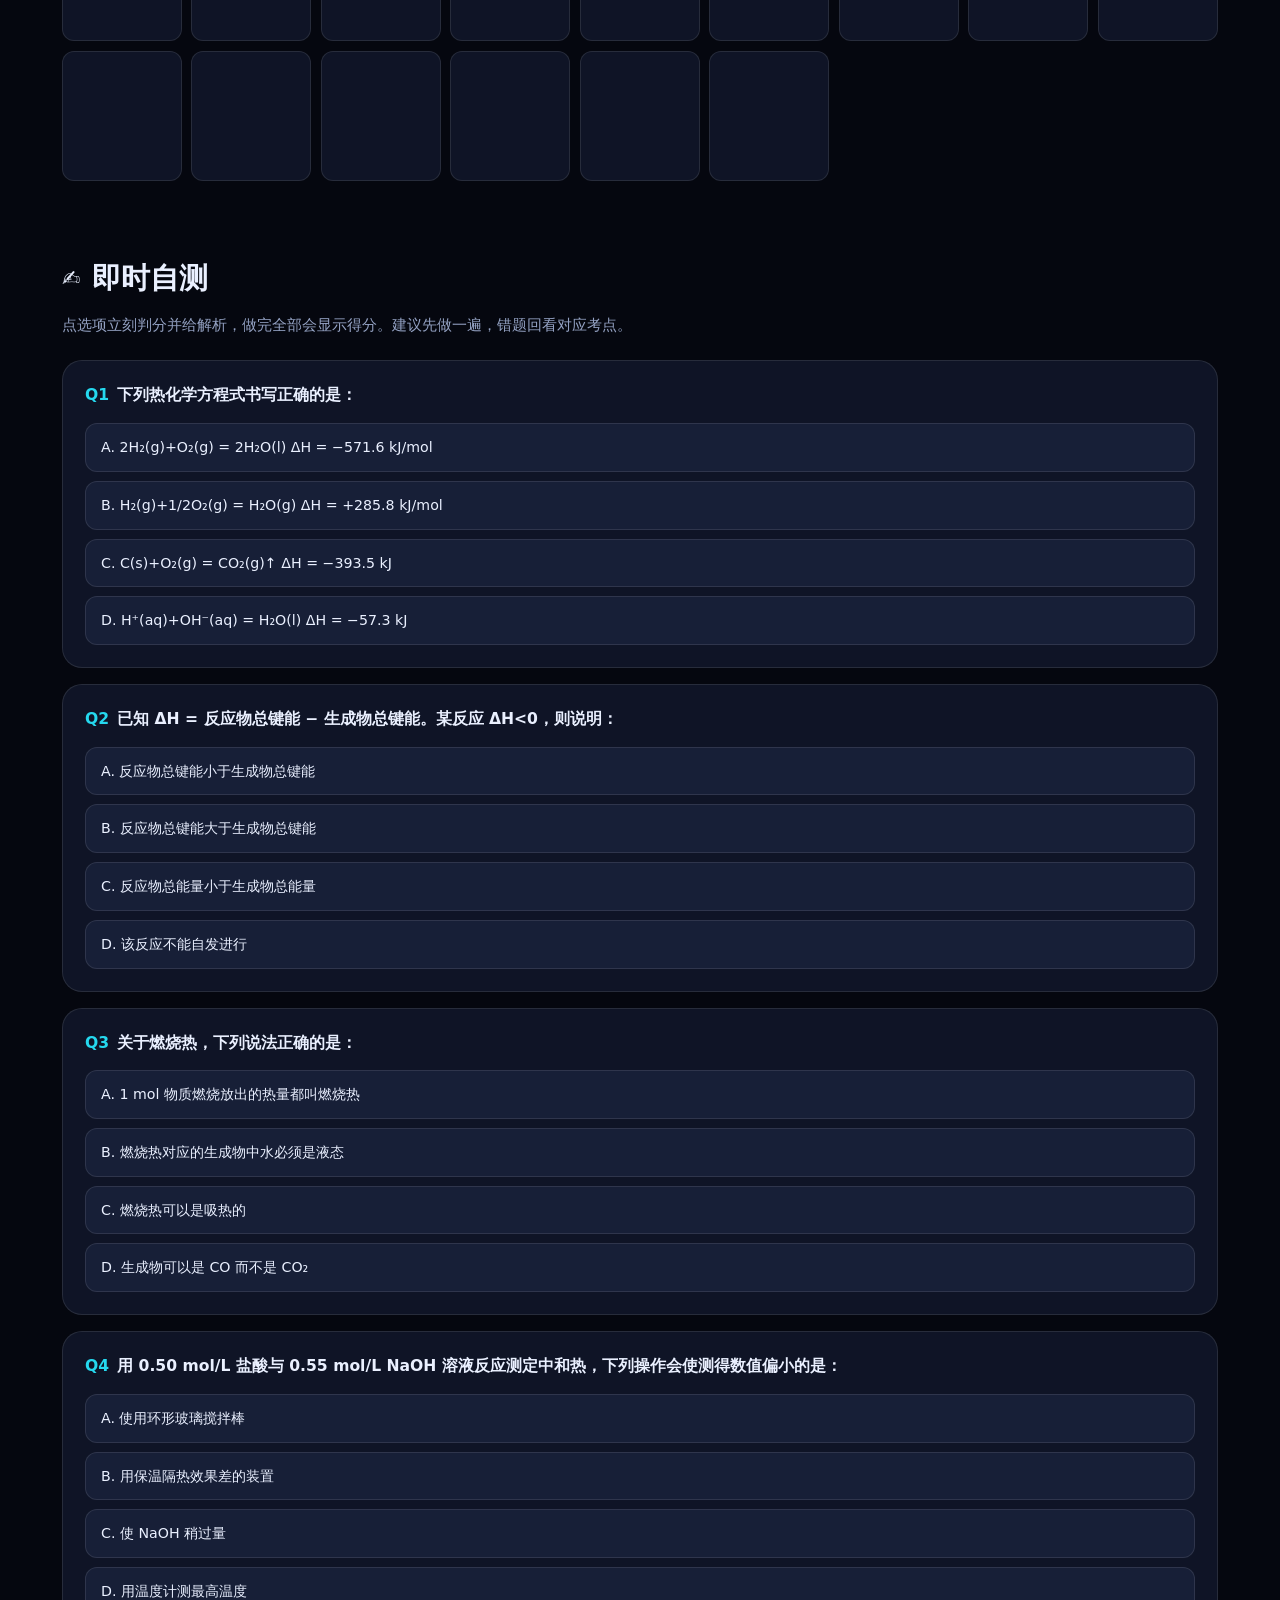
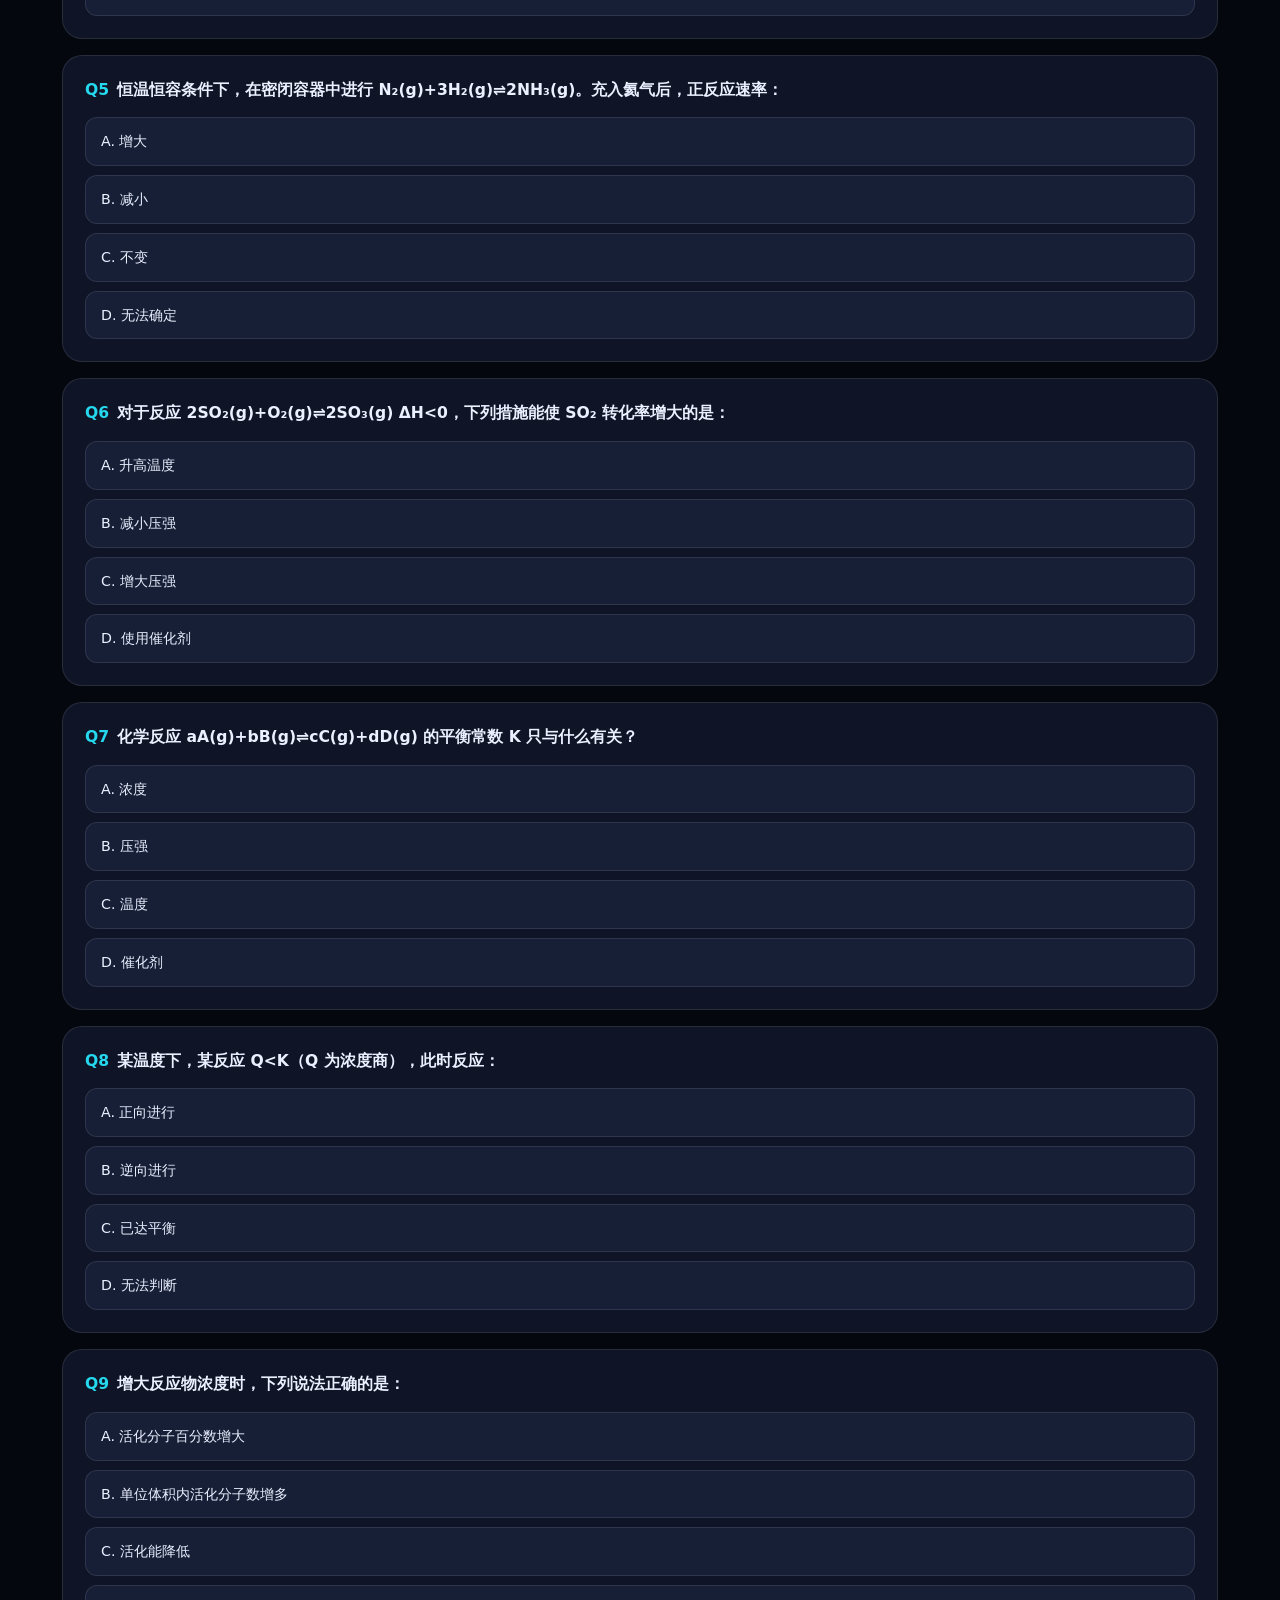
<file: subjects/chemistry.html>
<!doctype html>
<html lang="zh-CN" data-theme="dark">
<head>
<meta charset="utf-8">
<meta name="viewport" content="width=device-width,initial-scale=1">
<title>化学 · 高二上第一次月考复习 | 考点 · 知识库 · 闪卡 · 训练场</title>
<meta name="description" content="化学第一次月考融合复习：考点清单、速查结论、本科知识库、3D 闪卡、自测与训练场。">
<meta name="color-scheme" content="dark light">
<link rel="icon" href="data:image/svg+xml,<svg xmlns=%22http://www.w3.org/2000/svg%22 viewBox=%220 0 100 100%22><text y=%22.9em%22 font-size=%2290%22>📚</text></svg>">
<link rel="stylesheet" href="../assets/css/style.css">
</head>
<body>
<div class="aurora"><span></span><span></span><span></span><span></span></div>
<div class="grid-bg"></div>
<div id="app"><div class="boot"><span class="boot-dot"></span><span>正在装配复习站…</span></div></div>
<script src="../assets/js/motion.js" defer></script>
<script src="../assets/js/data/index.js" defer></script>
<script src="../assets/js/data/chemistry.js" defer></script>
<script src="../assets/js/data/gao2/extra-chemistry.js" defer></script>
<script src="../assets/js/data/quiz-chemistry.js" defer></script>
<script src="../assets/js/data/gao2/map.js" defer></script>
<script src="../assets/js/data/gao2/train.js" defer></script>
<script src="../assets/js/app.js" defer></script>
<script src="../assets/js/kb.js" defer></script>
<script src="../assets/js/dashboard.js" defer></script>
</body>
</html>
</file>
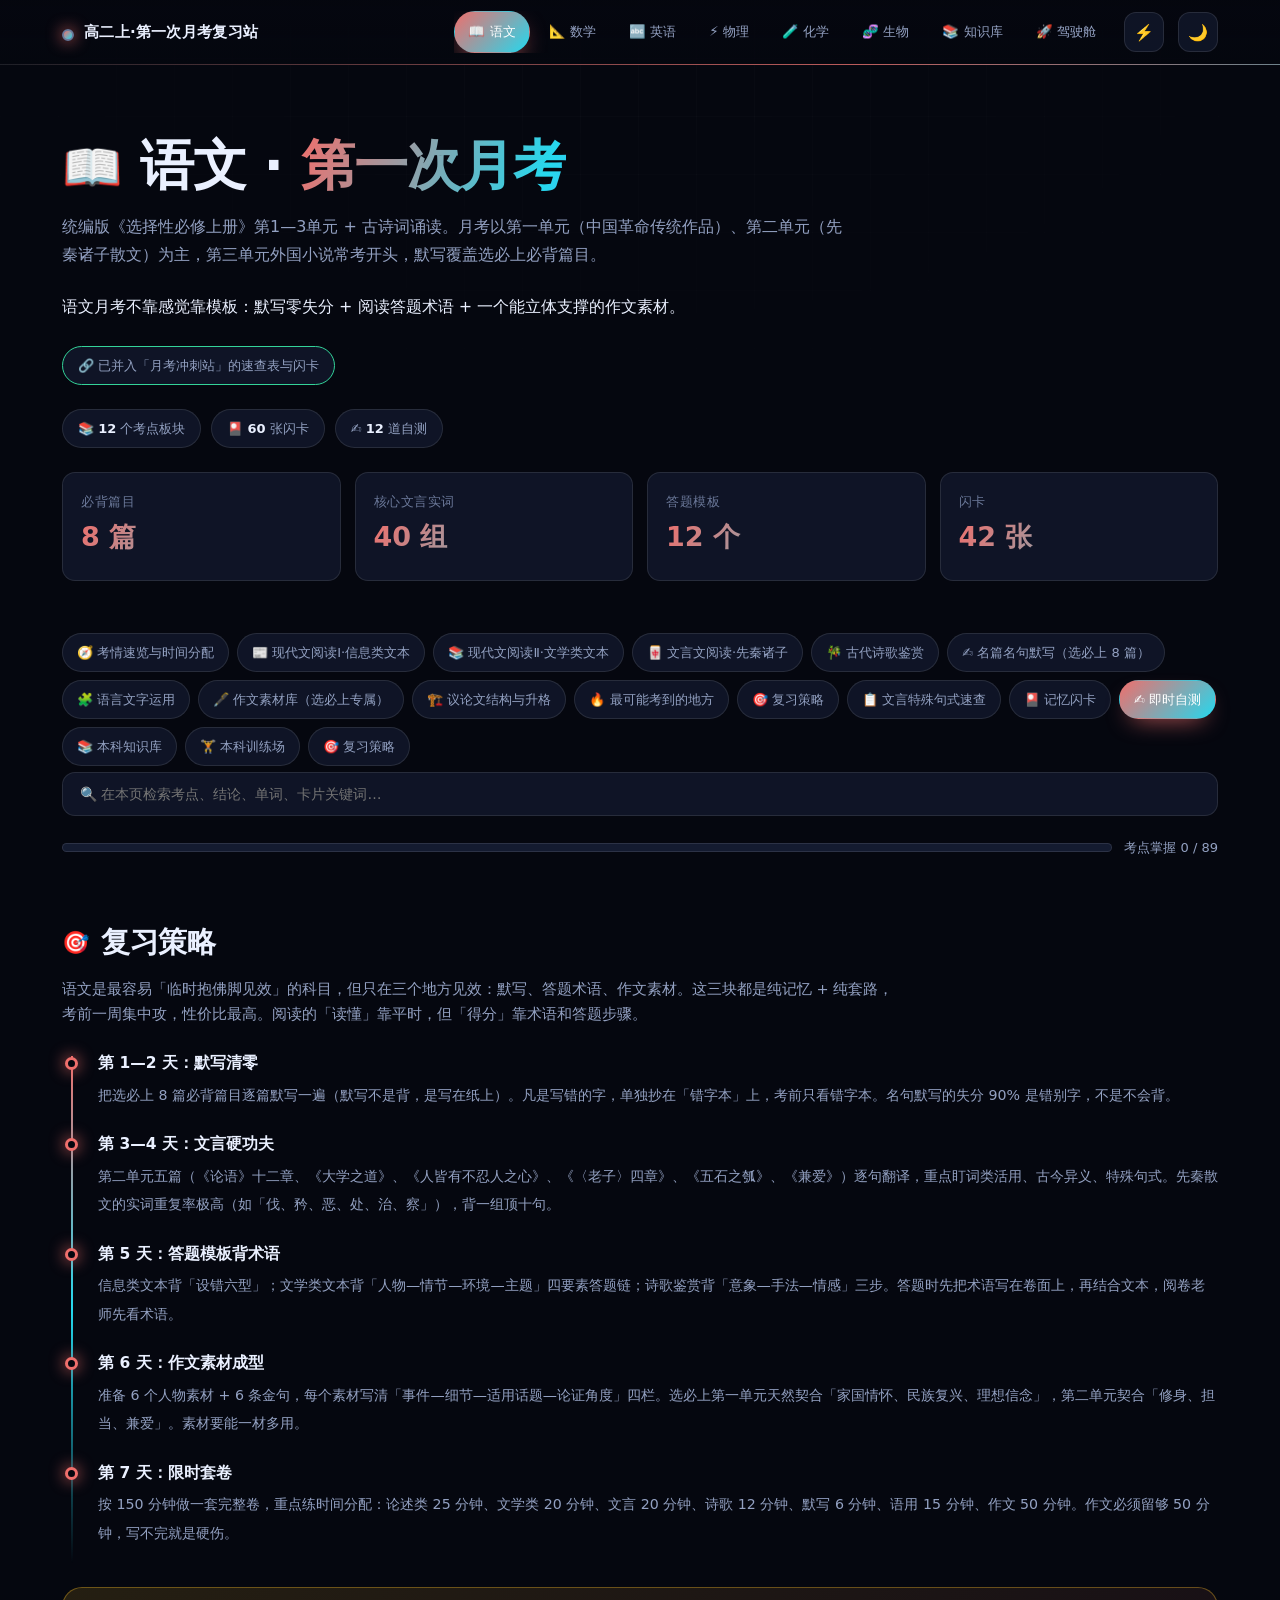
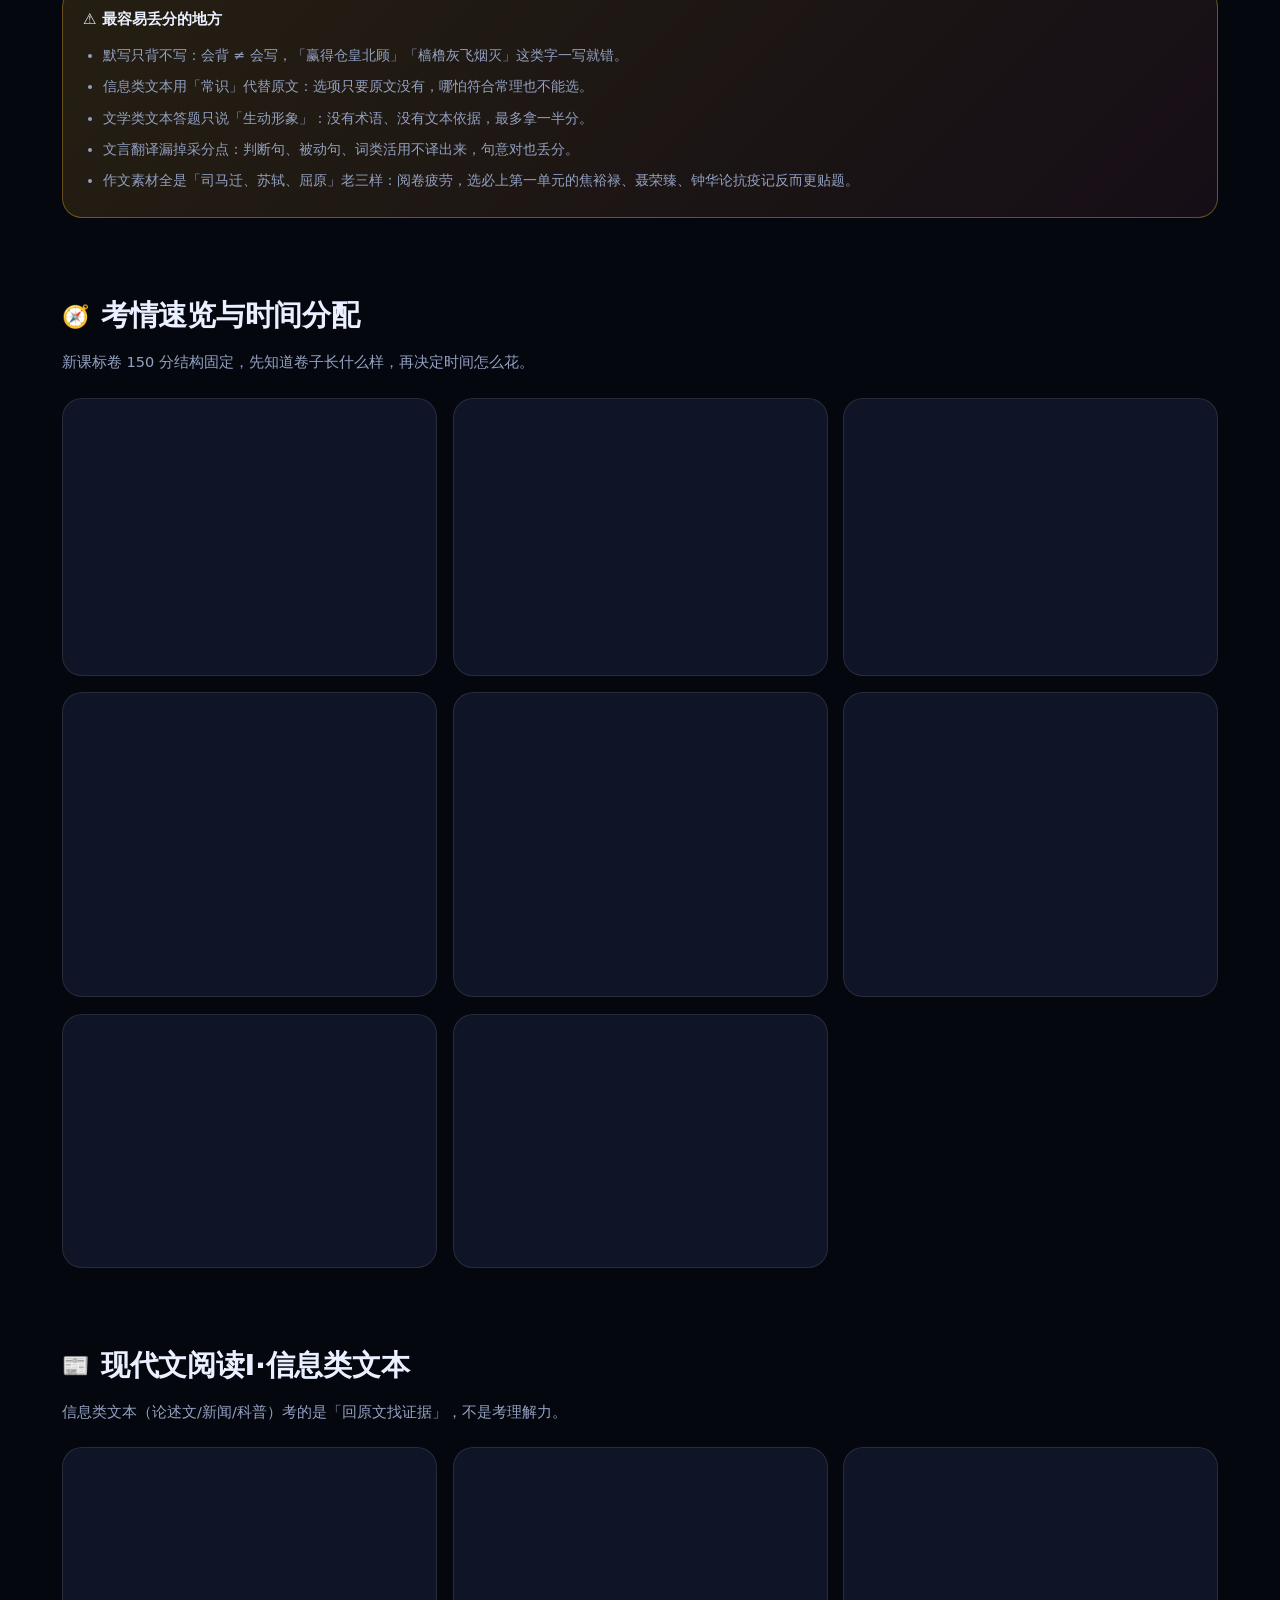
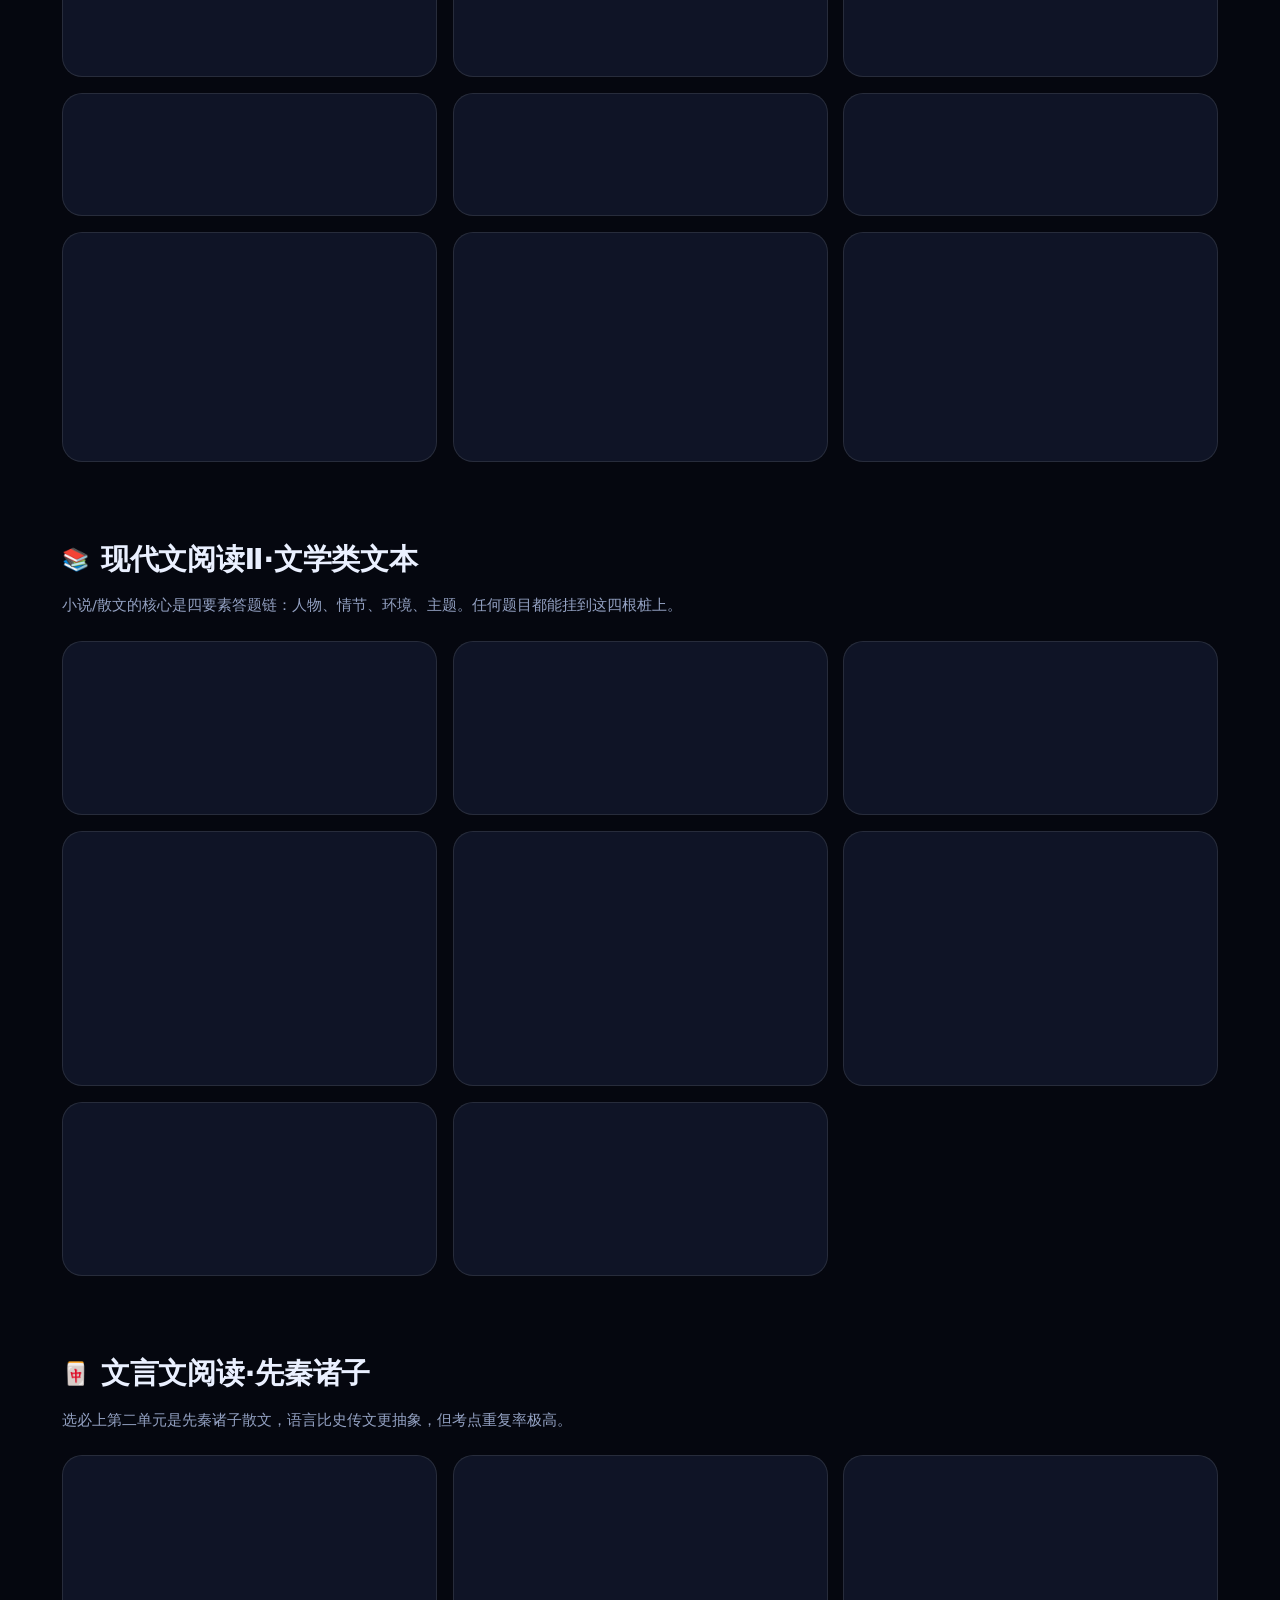
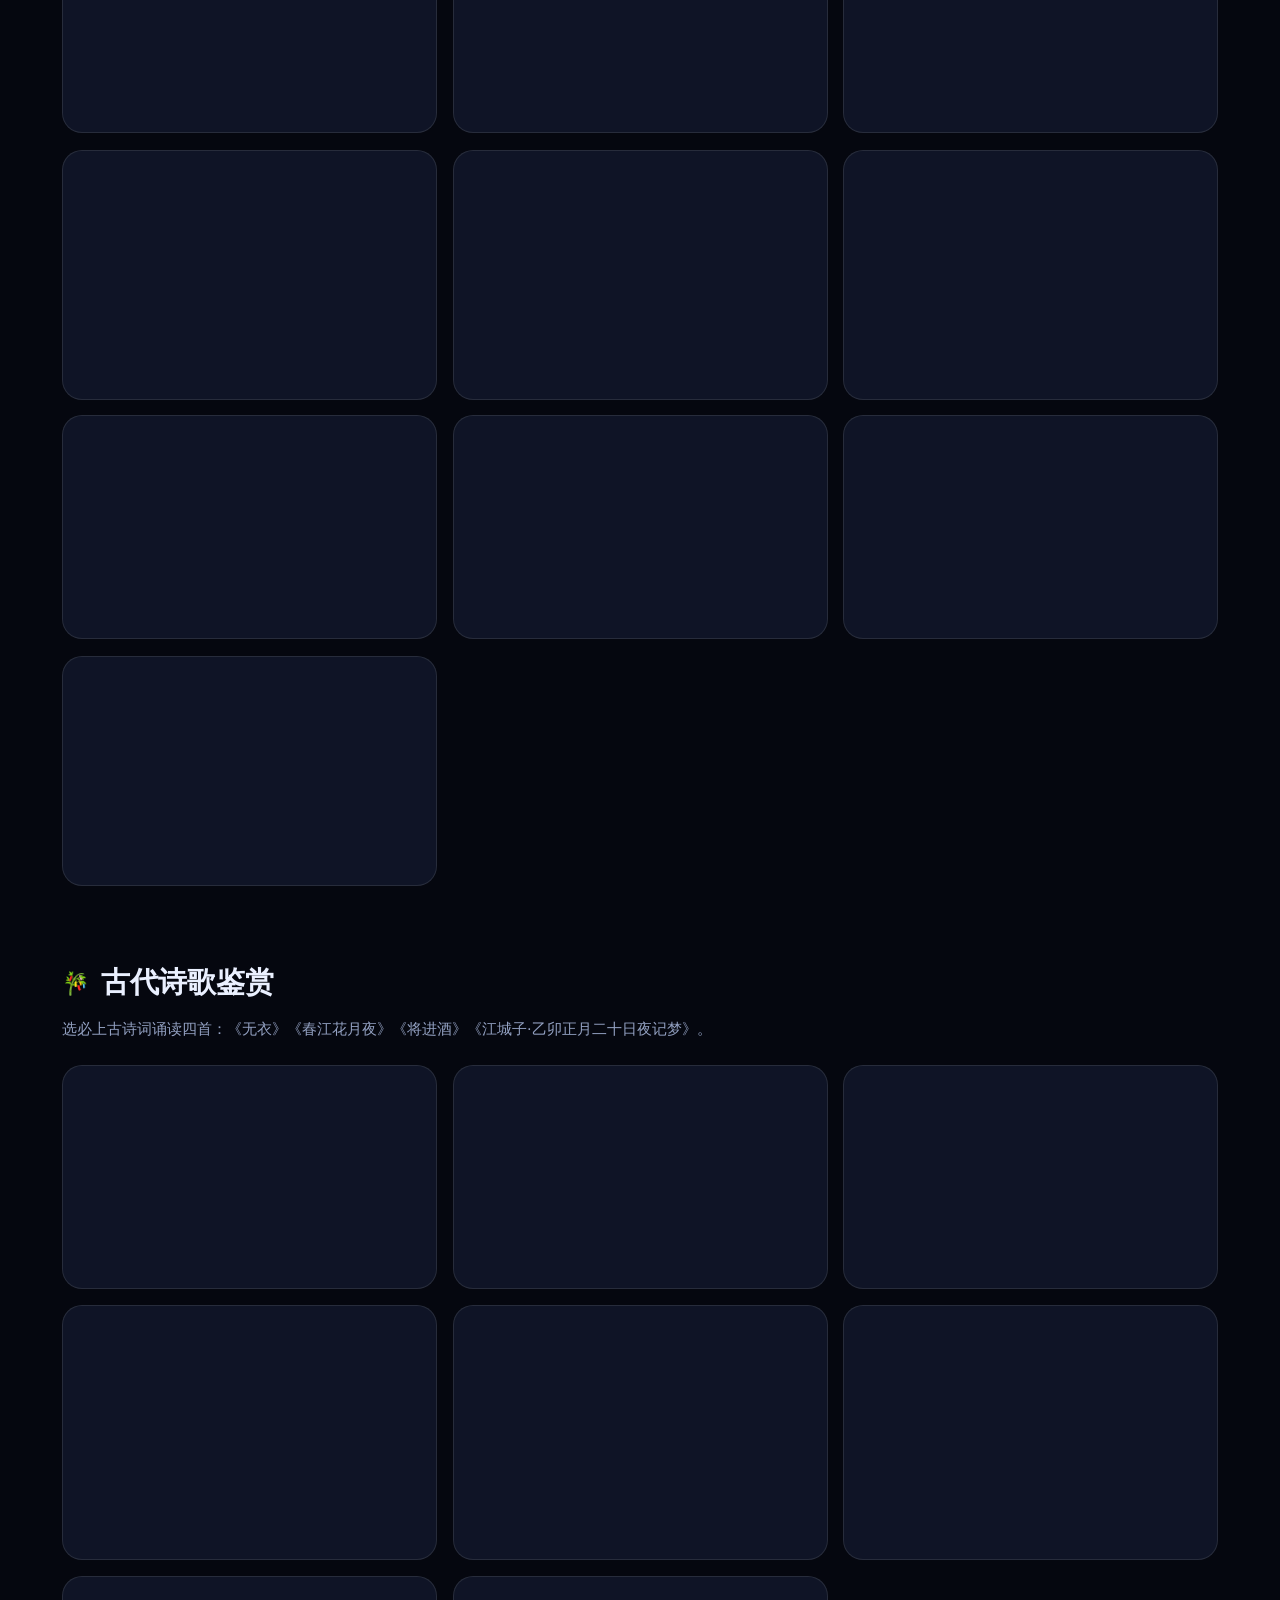
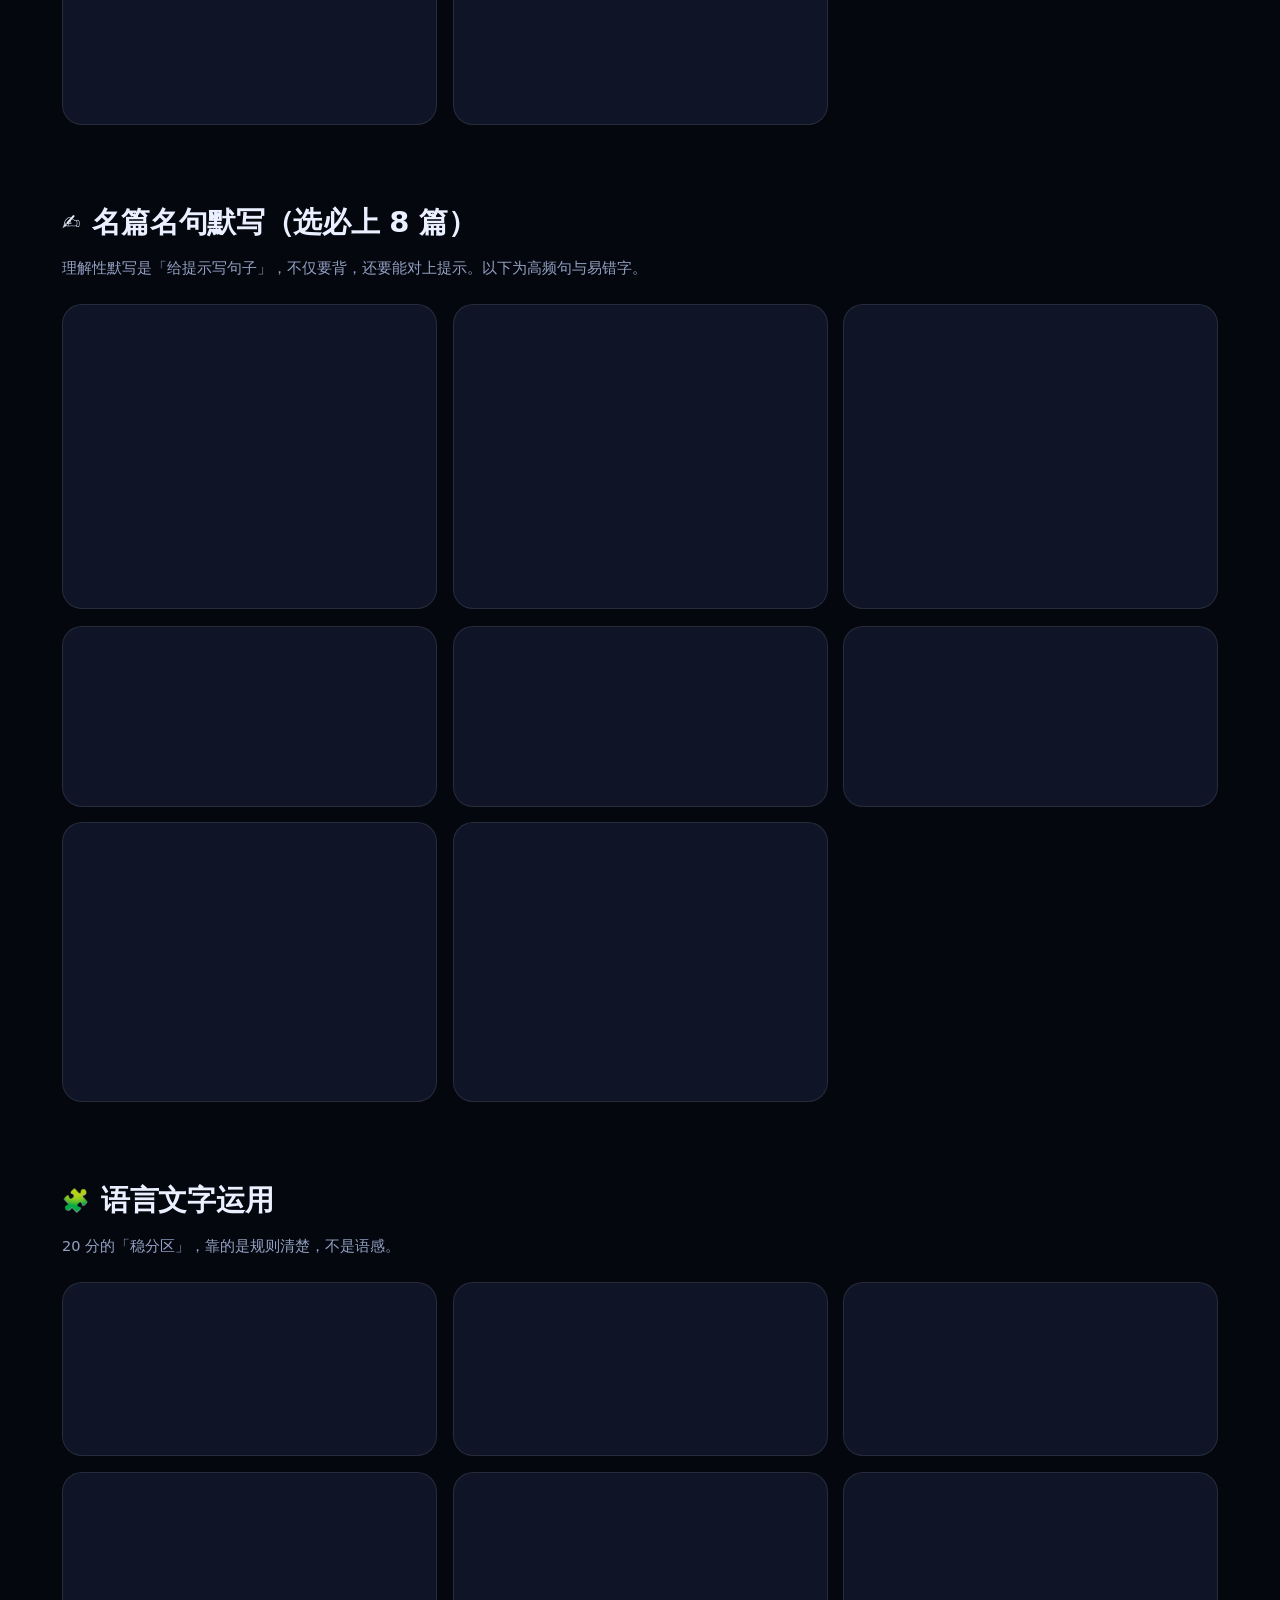
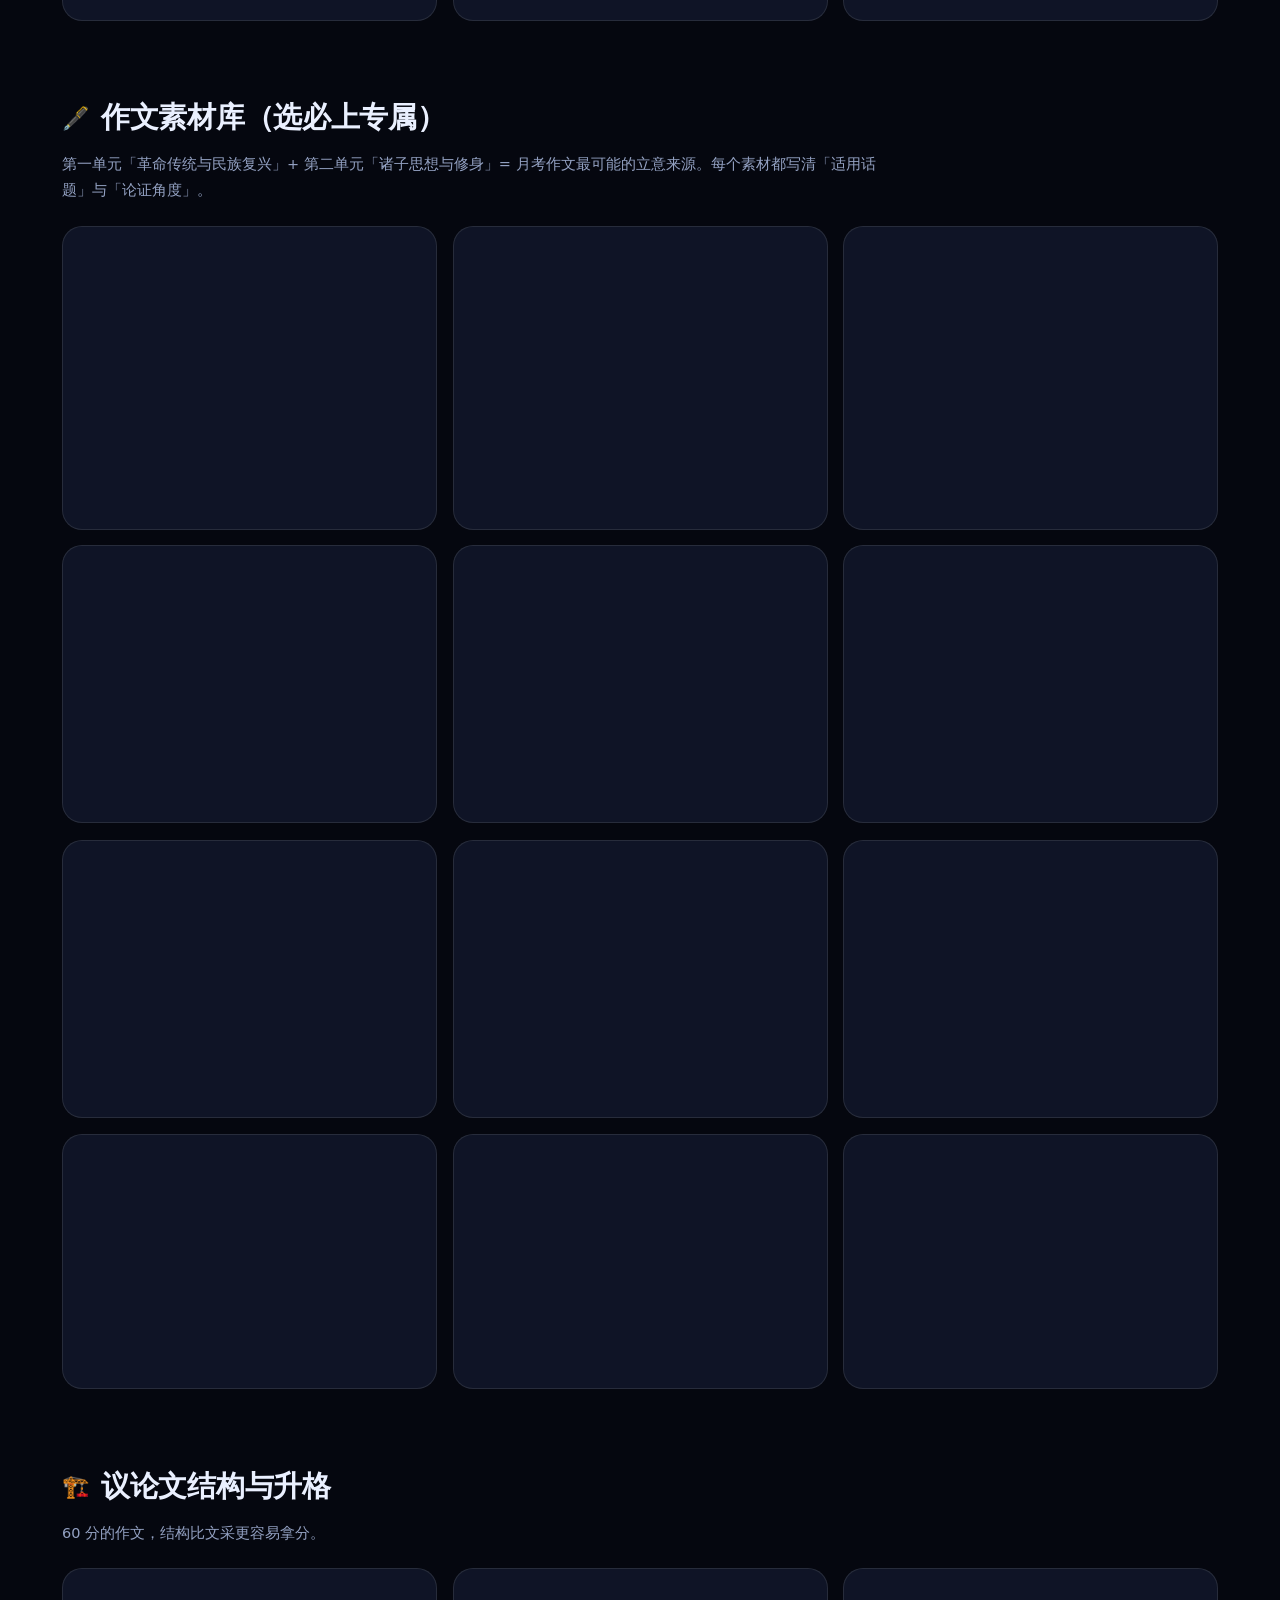
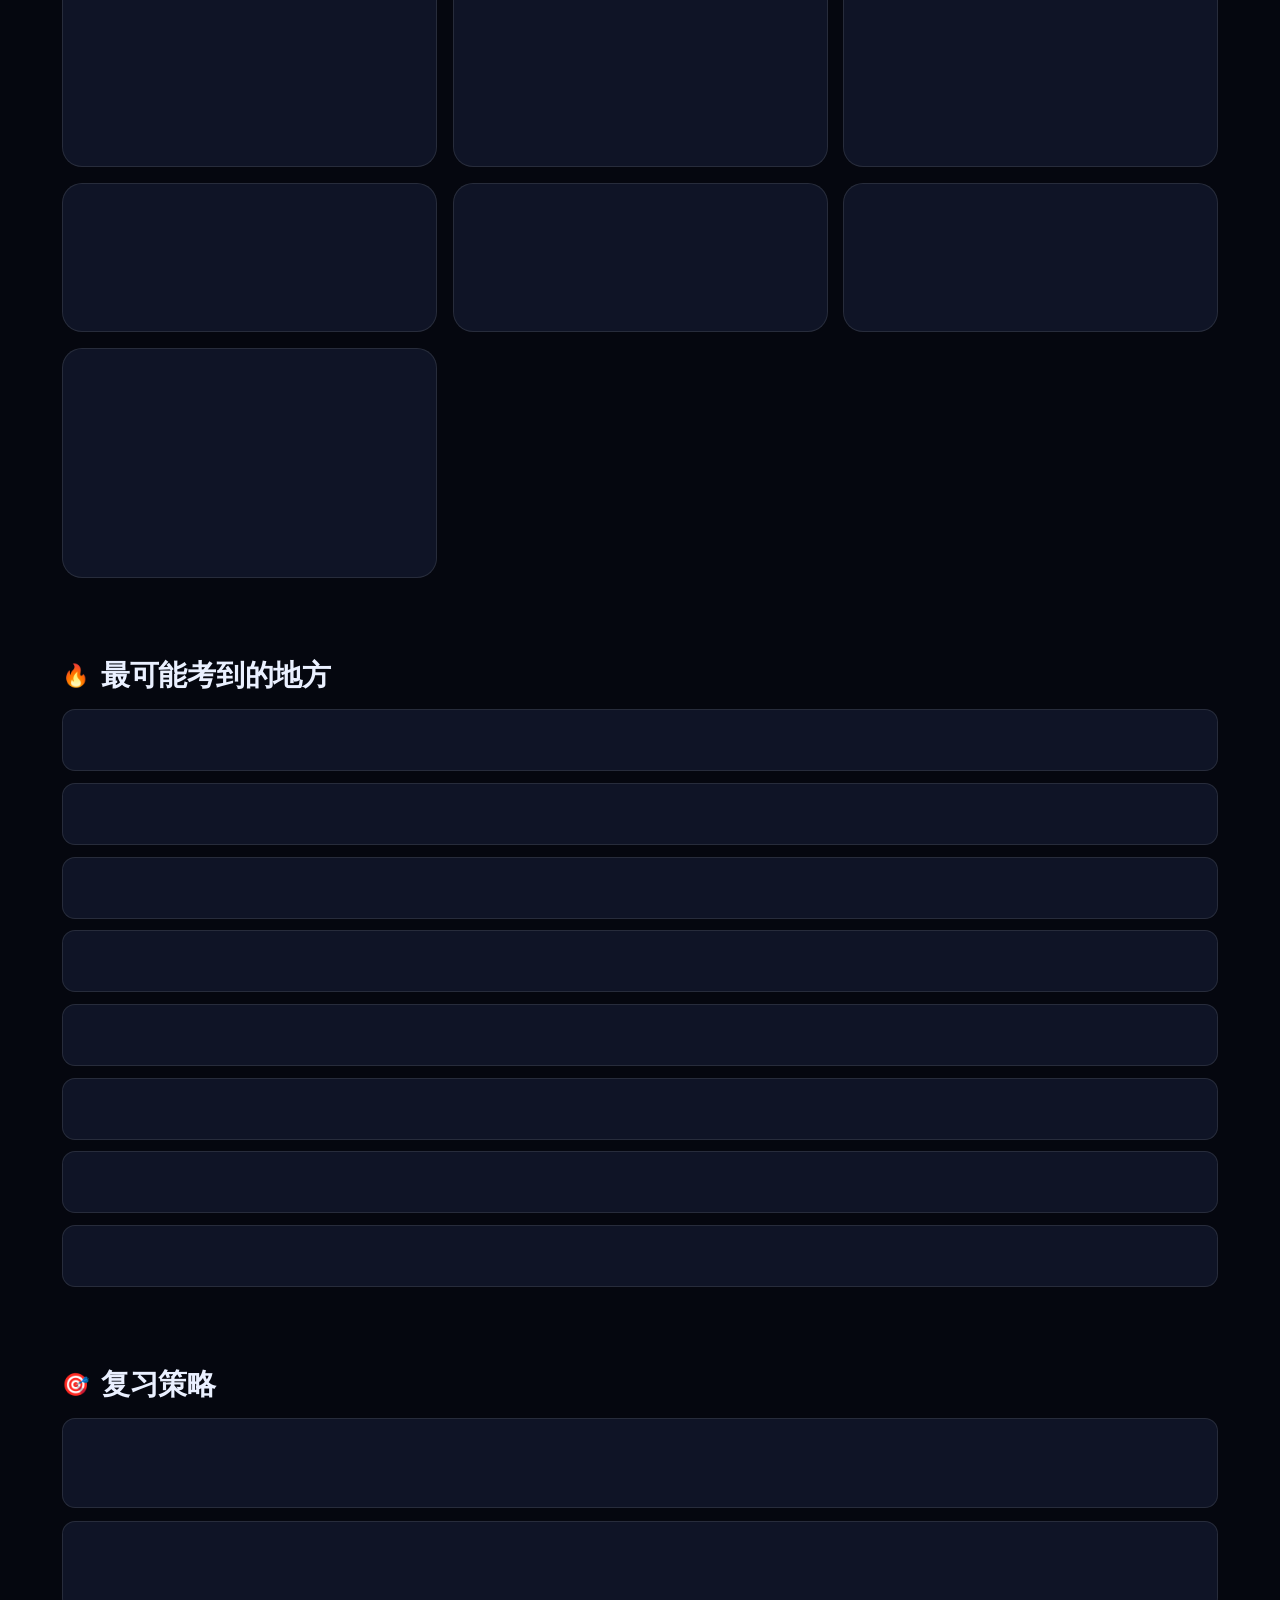
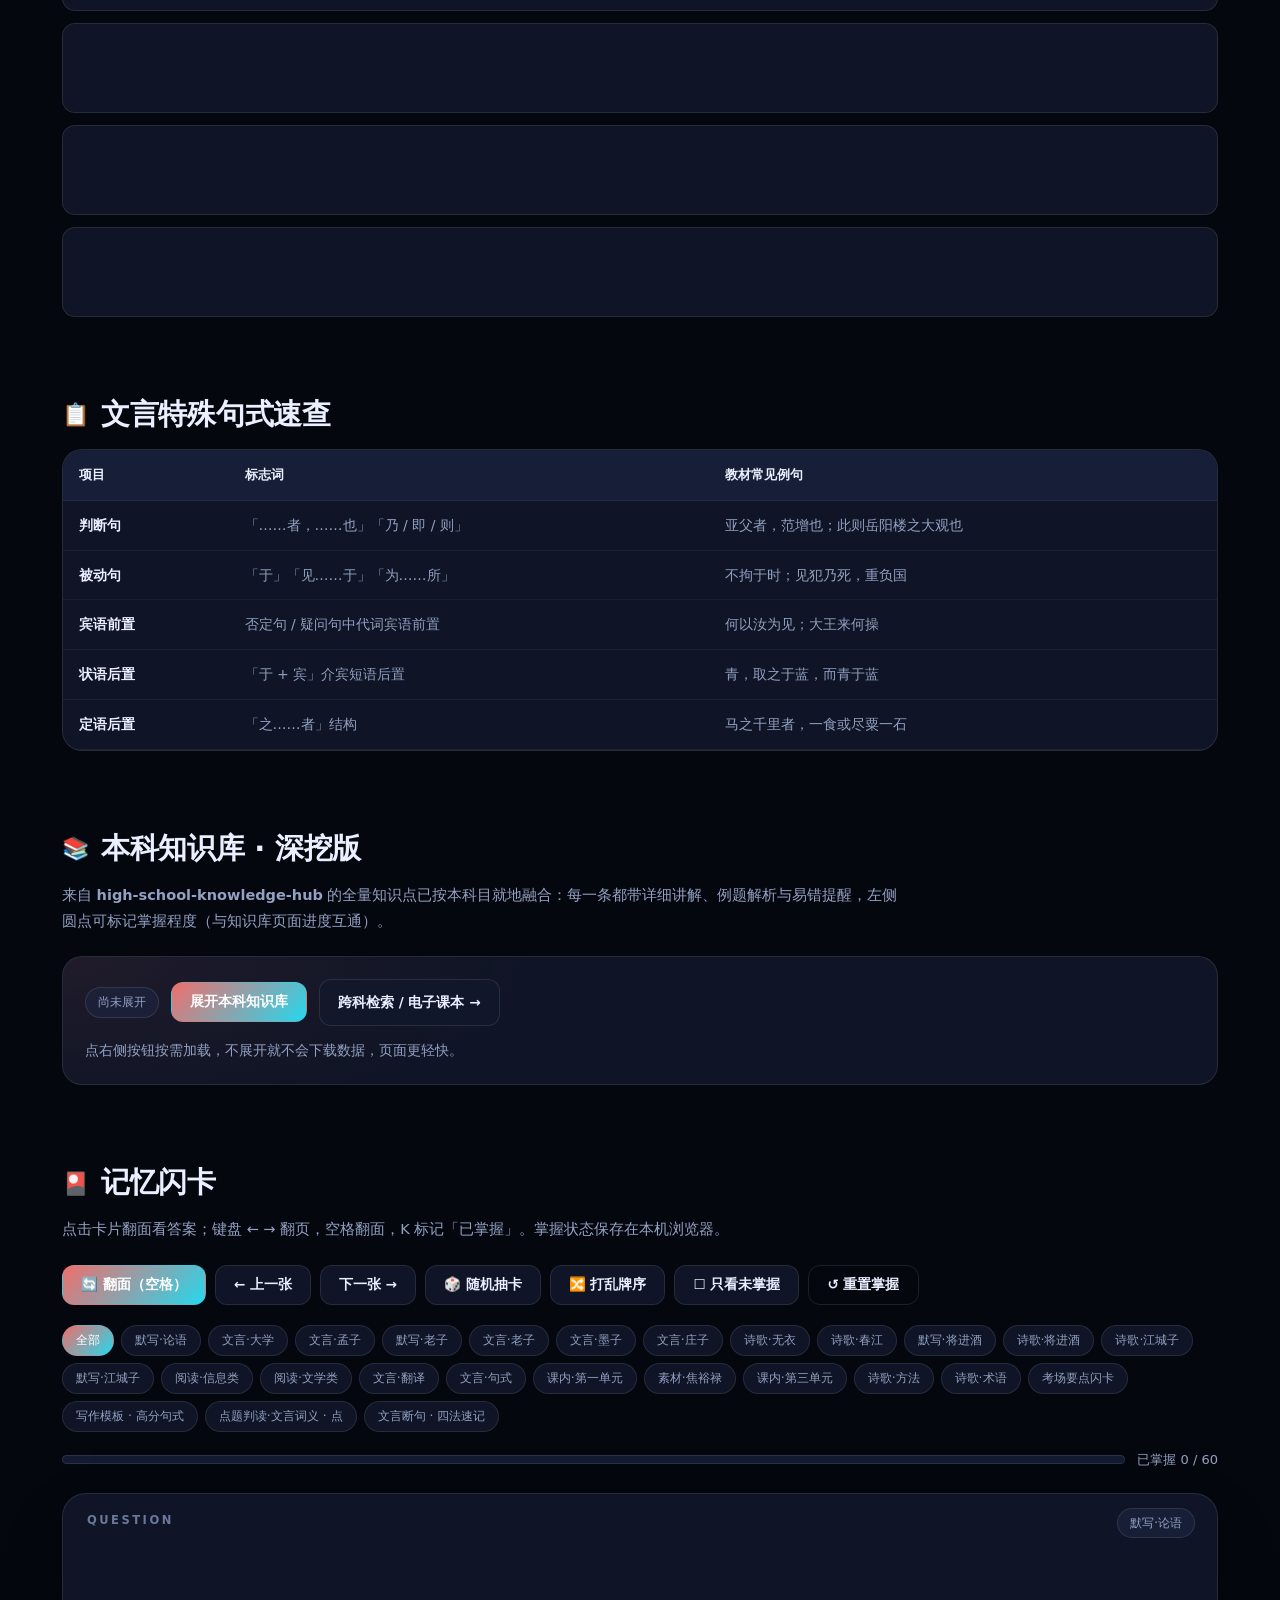
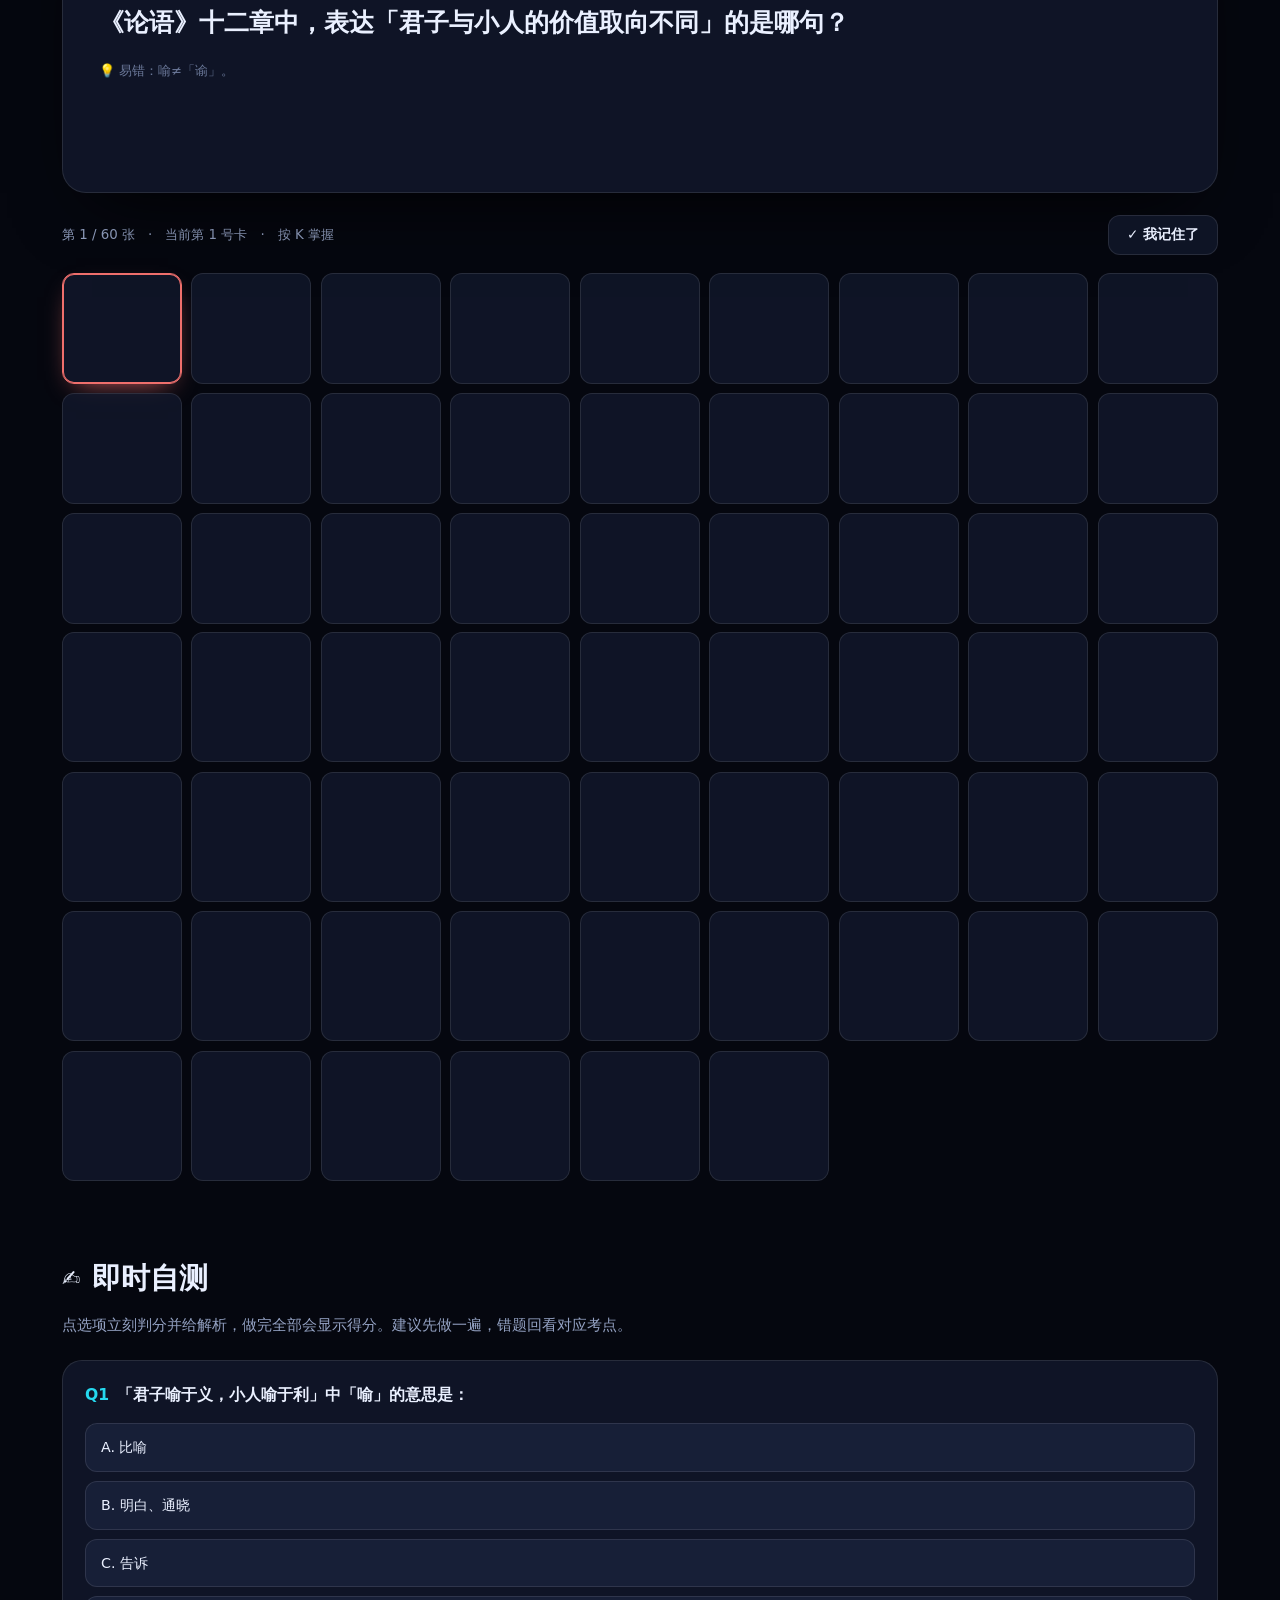
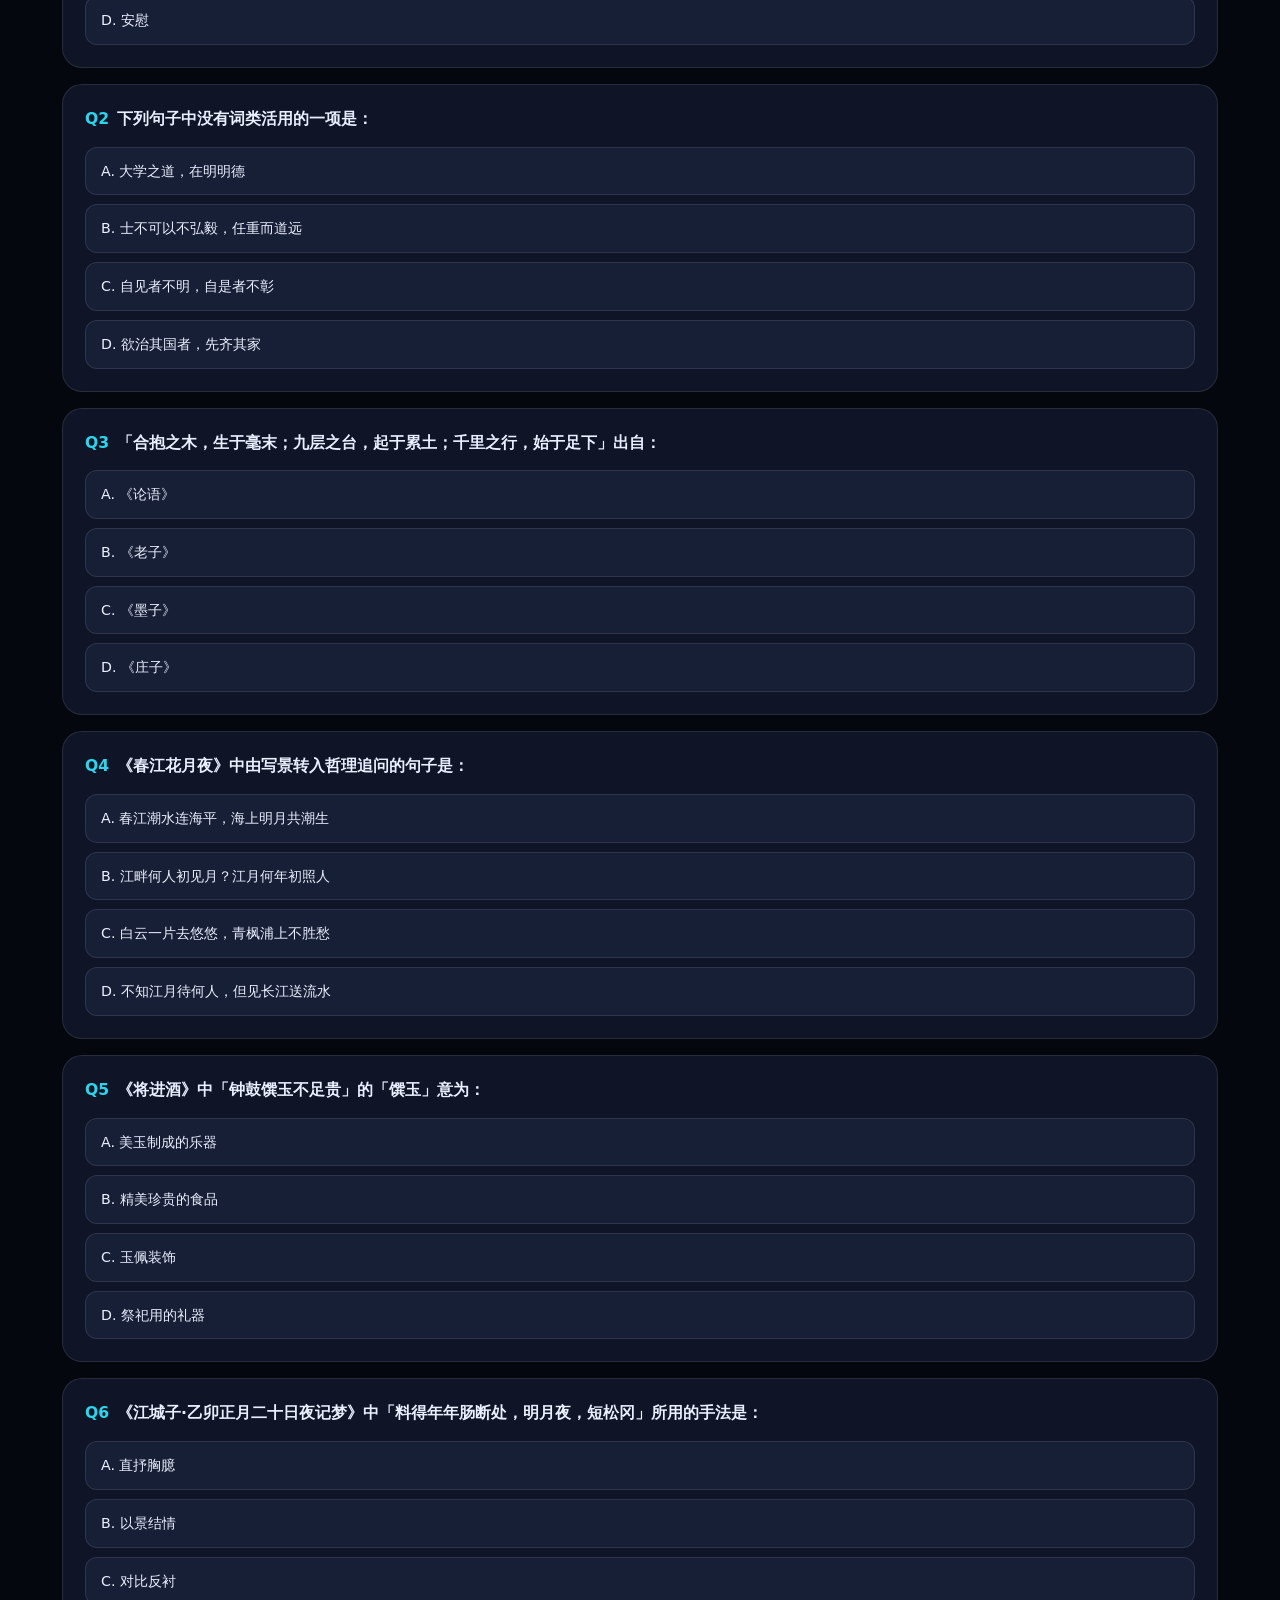
<file: subjects/chinese.html>
<!doctype html>
<html lang="zh-CN" data-theme="dark">
<head>
<meta charset="utf-8">
<meta name="viewport" content="width=device-width,initial-scale=1">
<title>语文 · 高二上第一次月考复习 | 考点 · 知识库 · 闪卡 · 训练场</title>
<meta name="description" content="语文第一次月考融合复习：考点清单、速查结论、本科知识库、3D 闪卡、自测与训练场。">
<meta name="color-scheme" content="dark light">
<link rel="icon" href="data:image/svg+xml,<svg xmlns=%22http://www.w3.org/2000/svg%22 viewBox=%220 0 100 100%22><text y=%22.9em%22 font-size=%2290%22>📚</text></svg>">
<link rel="stylesheet" href="../assets/css/style.css">
</head>
<body>
<div class="aurora"><span></span><span></span><span></span><span></span></div>
<div class="grid-bg"></div>
<div id="app"><div class="boot"><span class="boot-dot"></span><span>正在装配复习站…</span></div></div>
<script src="../assets/js/motion.js" defer></script>
<script src="../assets/js/data/index.js" defer></script>
<script src="../assets/js/data/chinese.js" defer></script>
<script src="../assets/js/data/gao2/extra-chinese.js" defer></script>
<script src="../assets/js/data/quiz-chinese.js" defer></script>
<script src="../assets/js/data/gao2/map.js" defer></script>
<script src="../assets/js/data/gao2/train.js" defer></script>
<script src="../assets/js/app.js" defer></script>
<script src="../assets/js/kb.js" defer></script>
<script src="../assets/js/dashboard.js" defer></script>
</body>
</html>
</file>
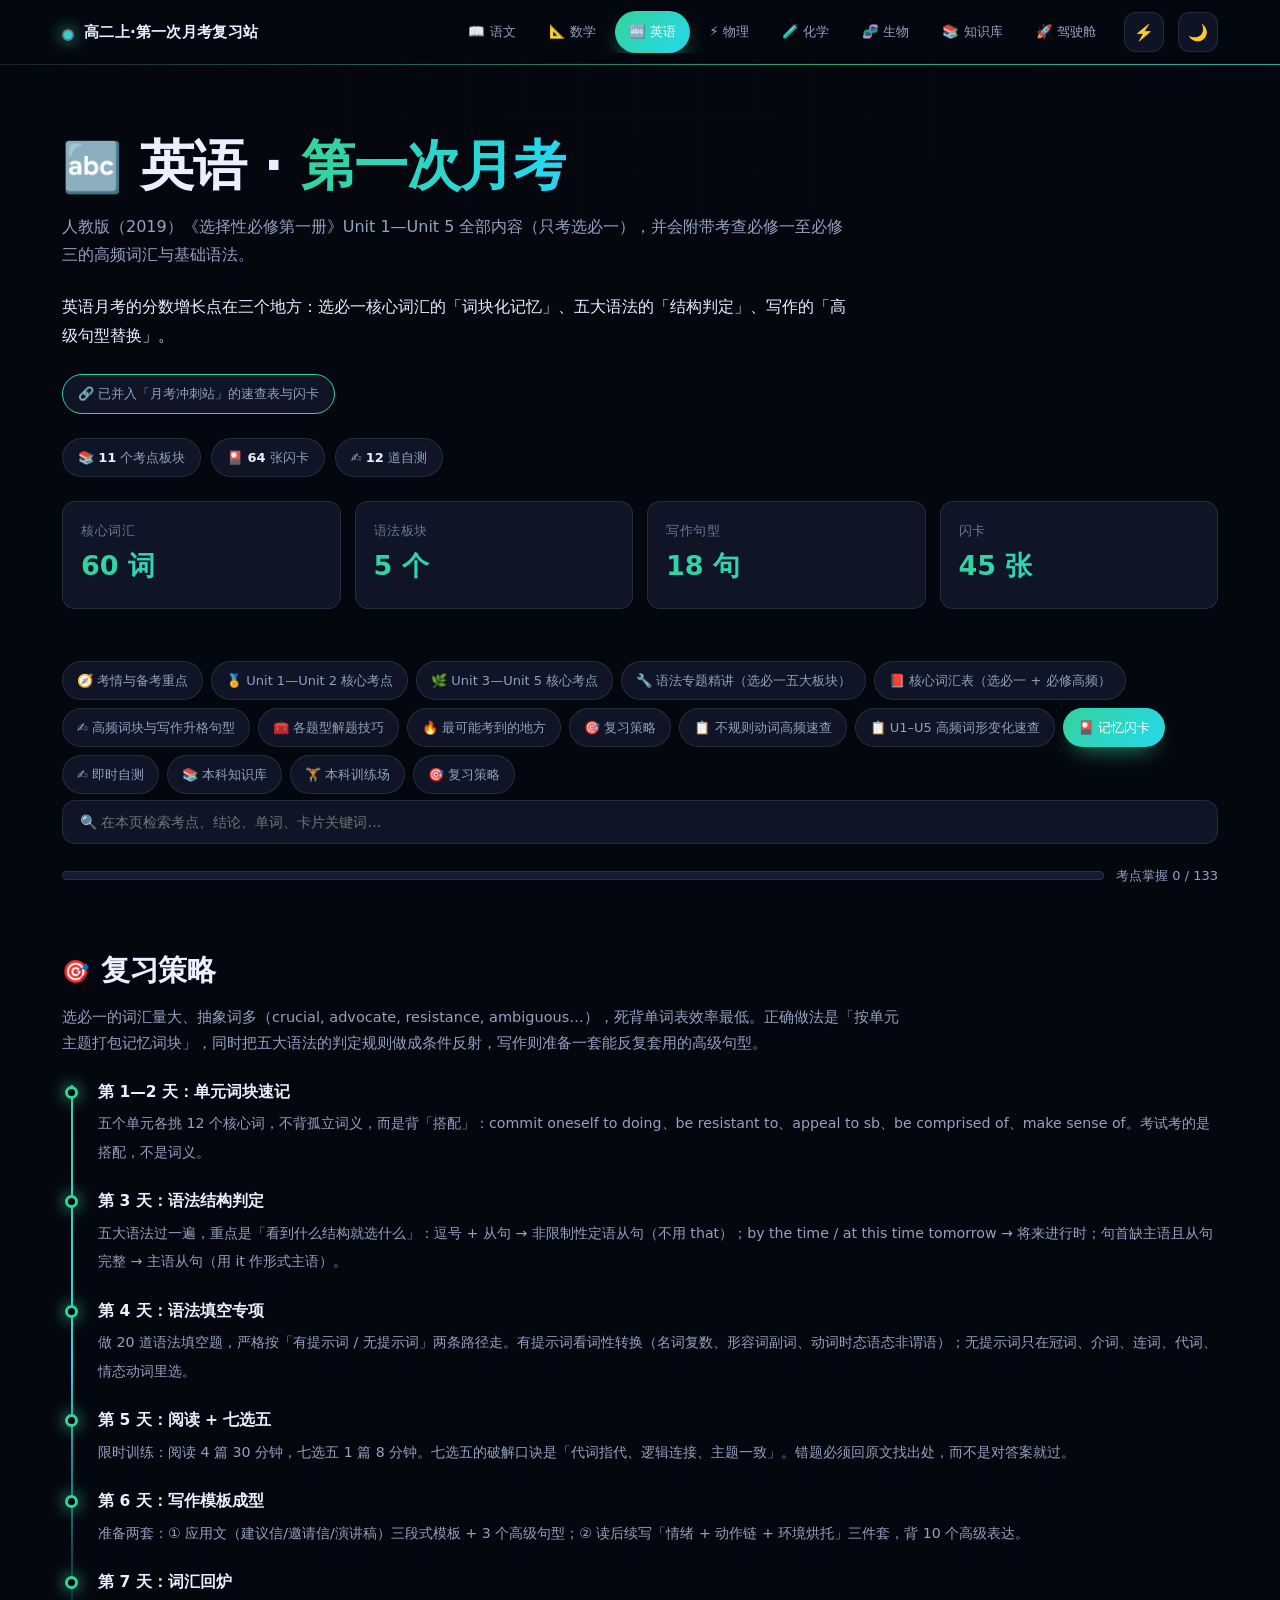
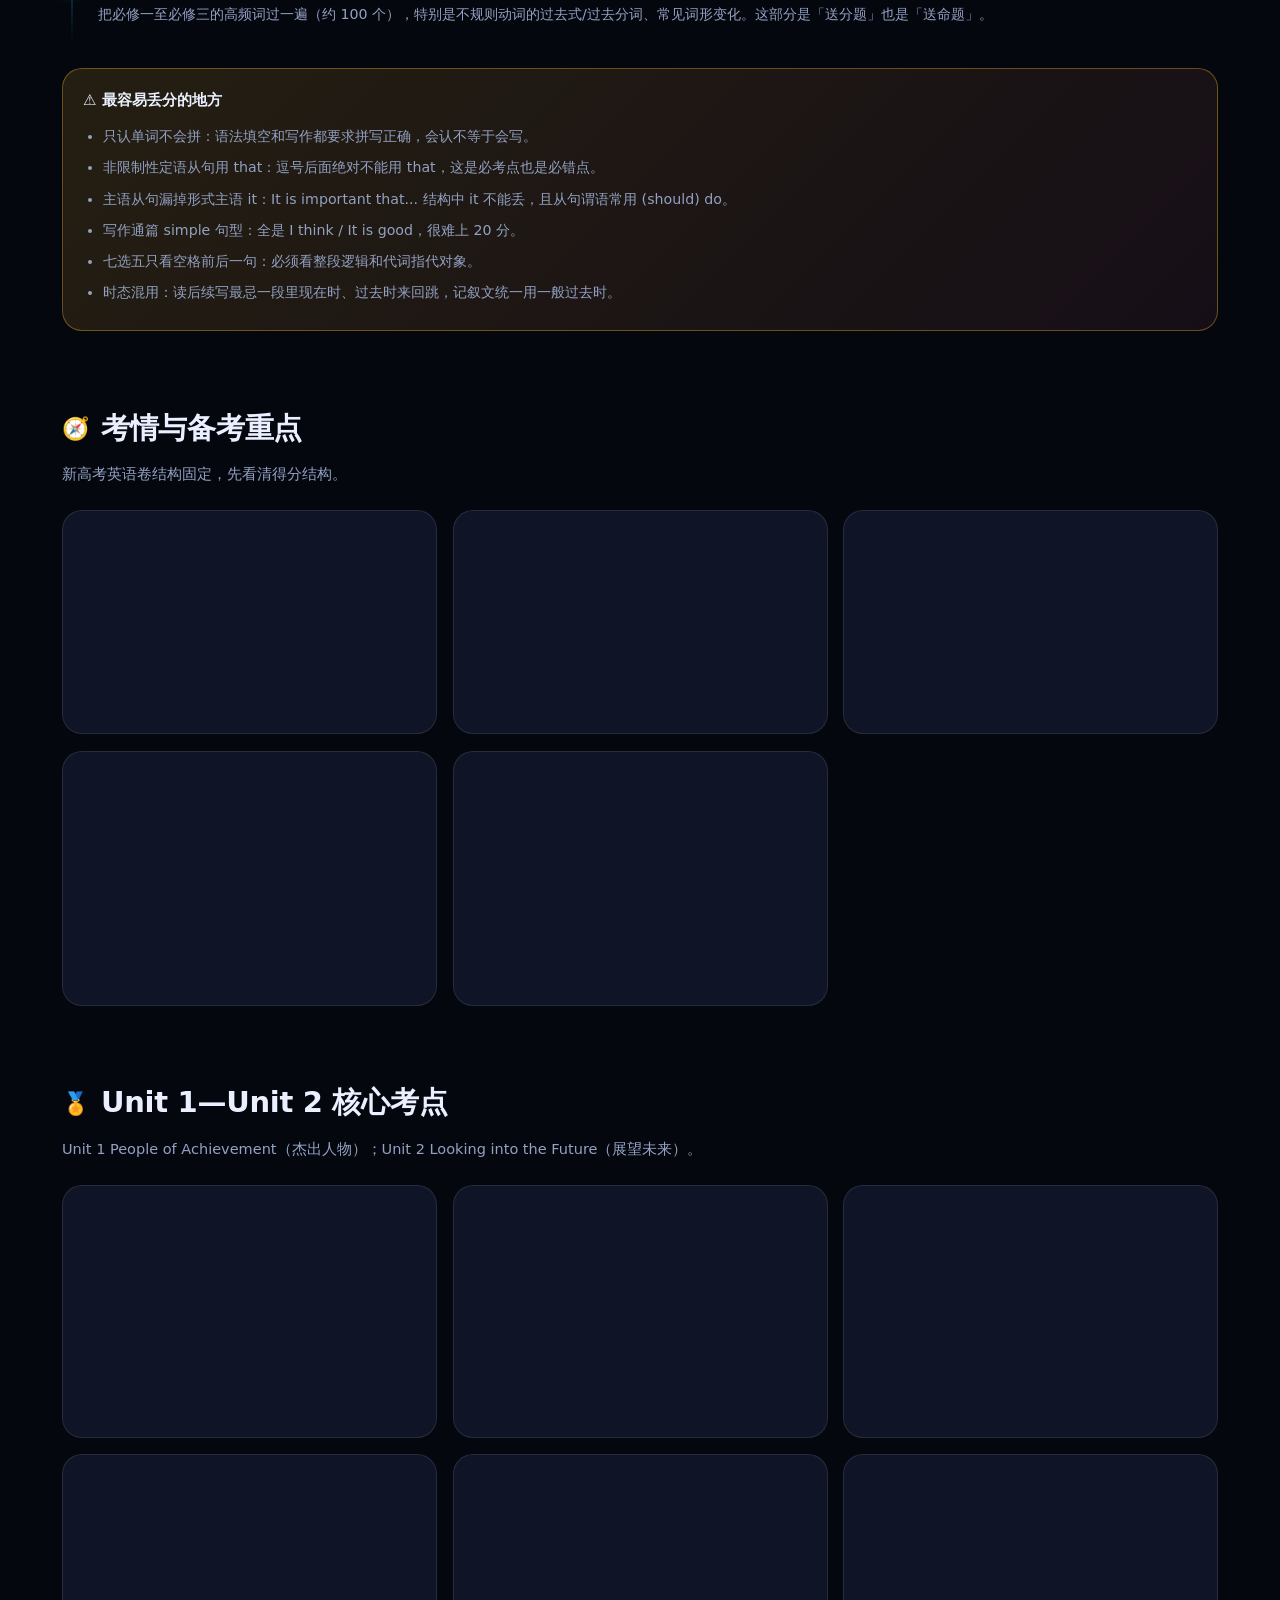
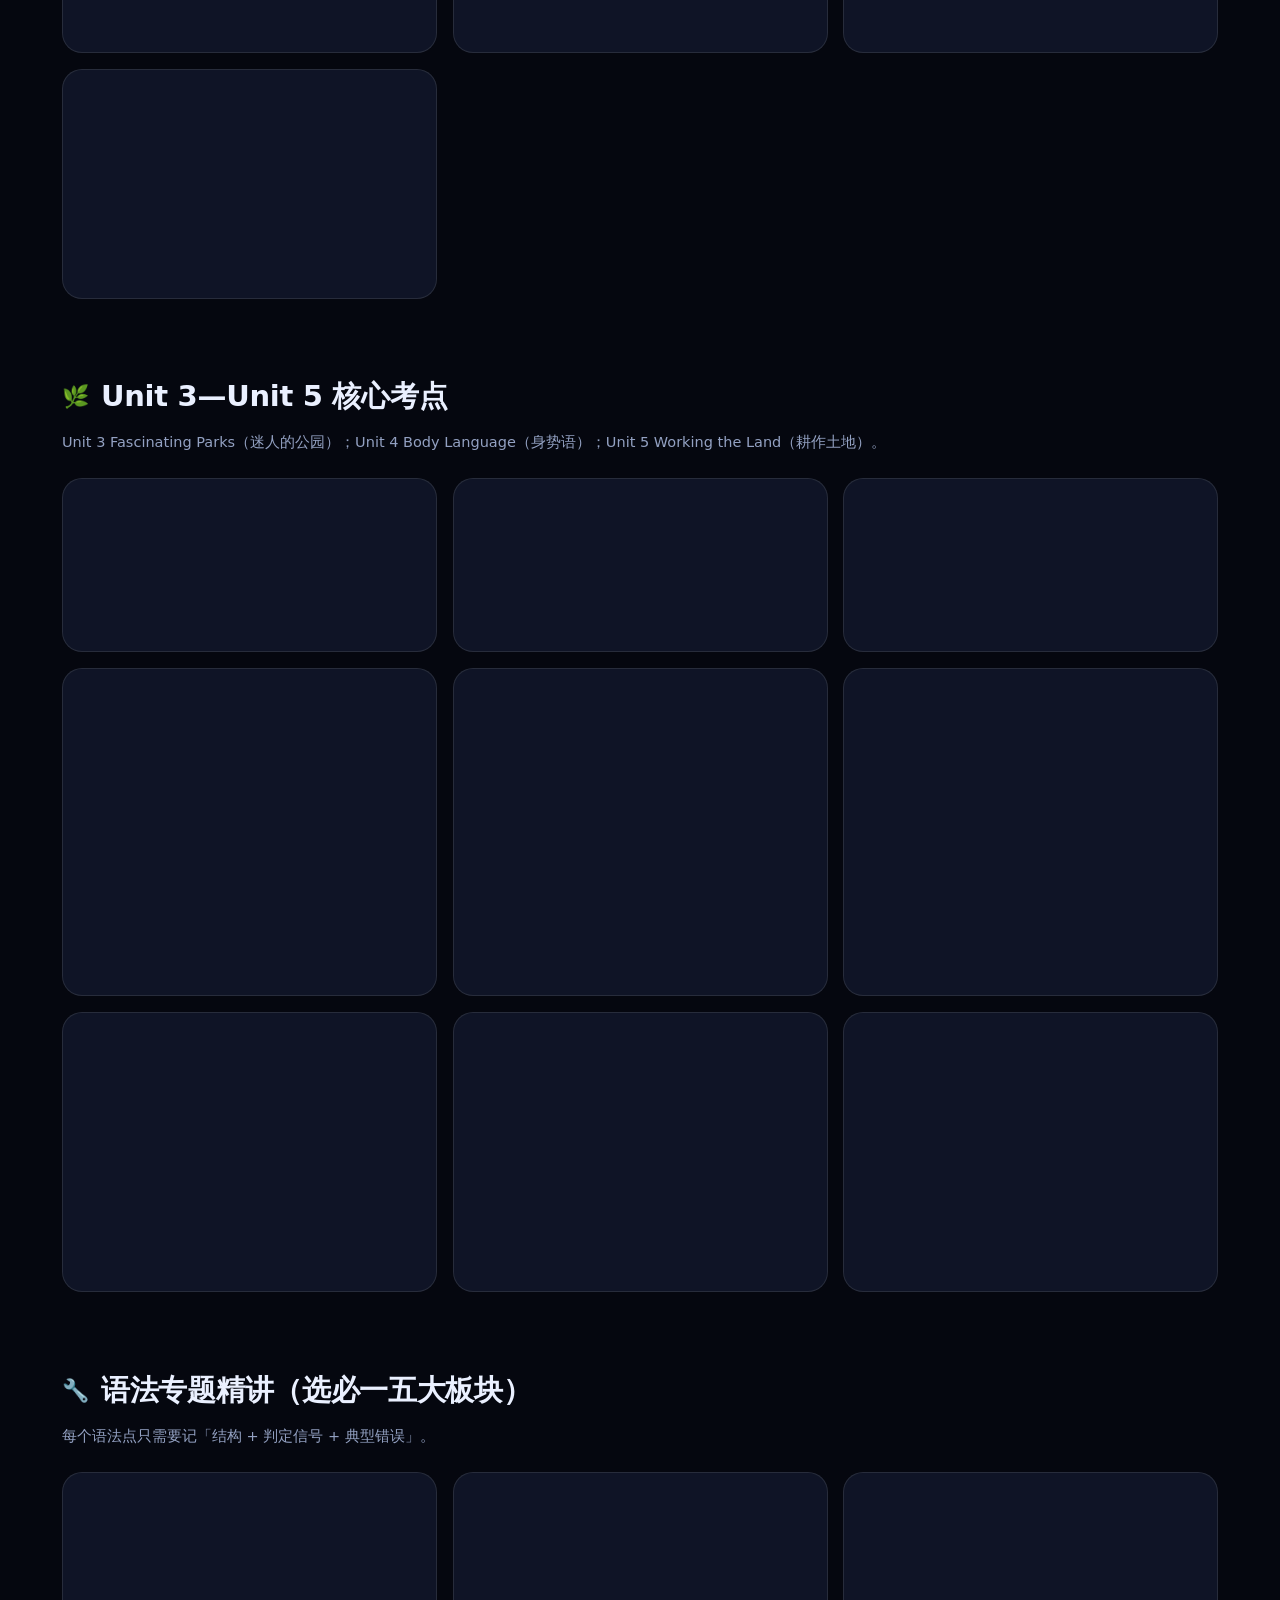
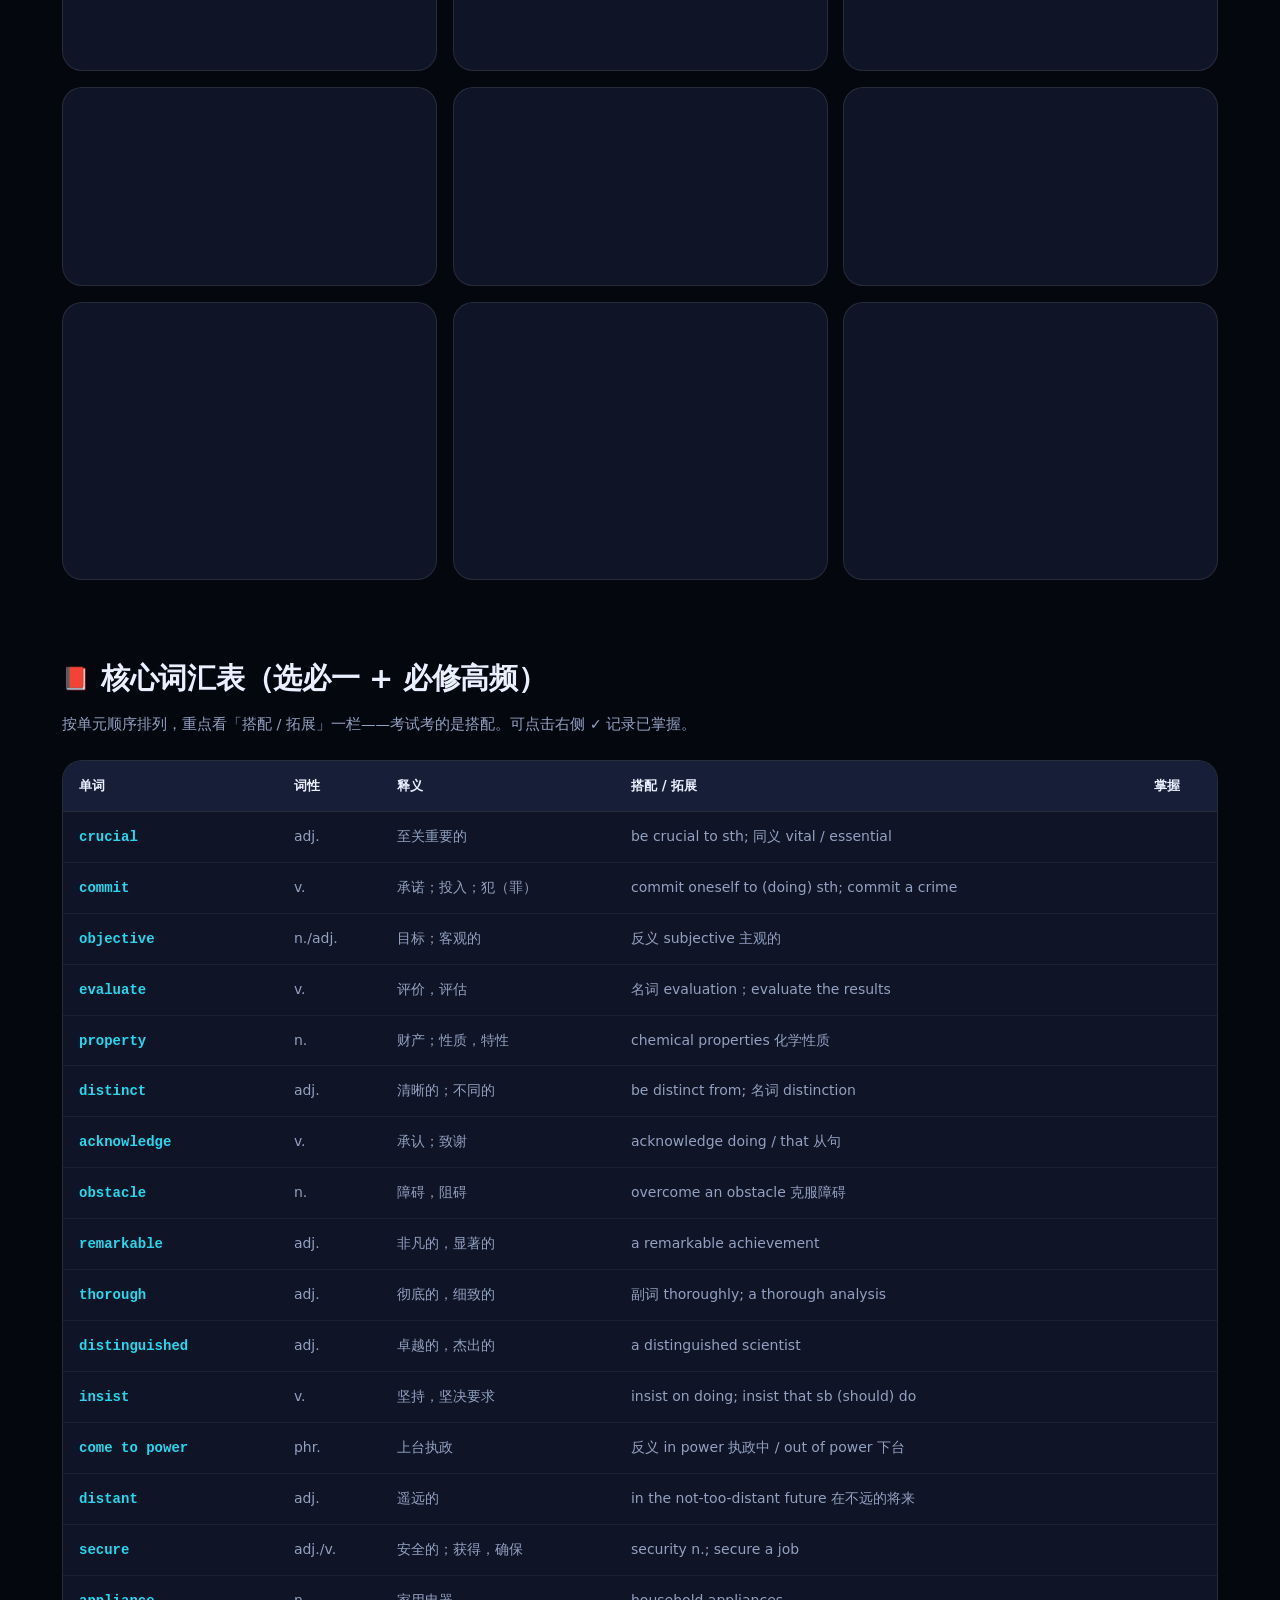
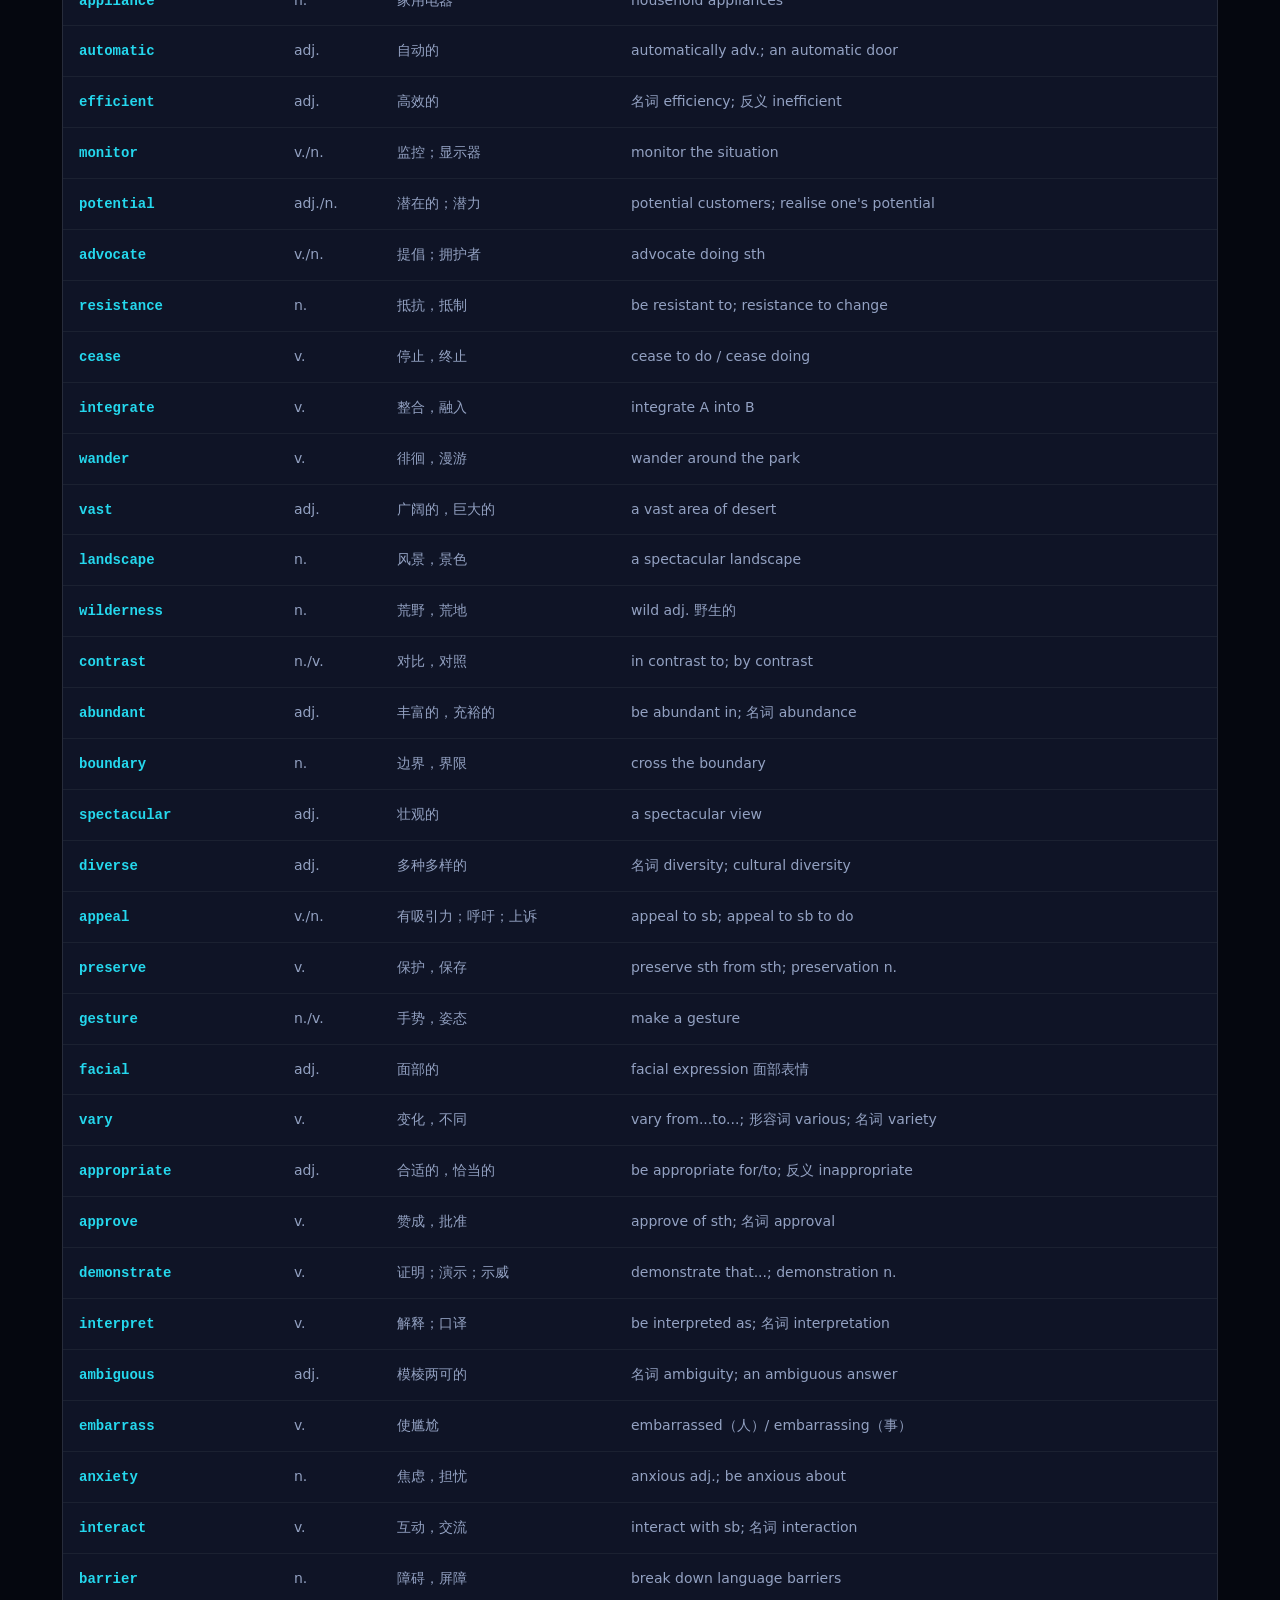
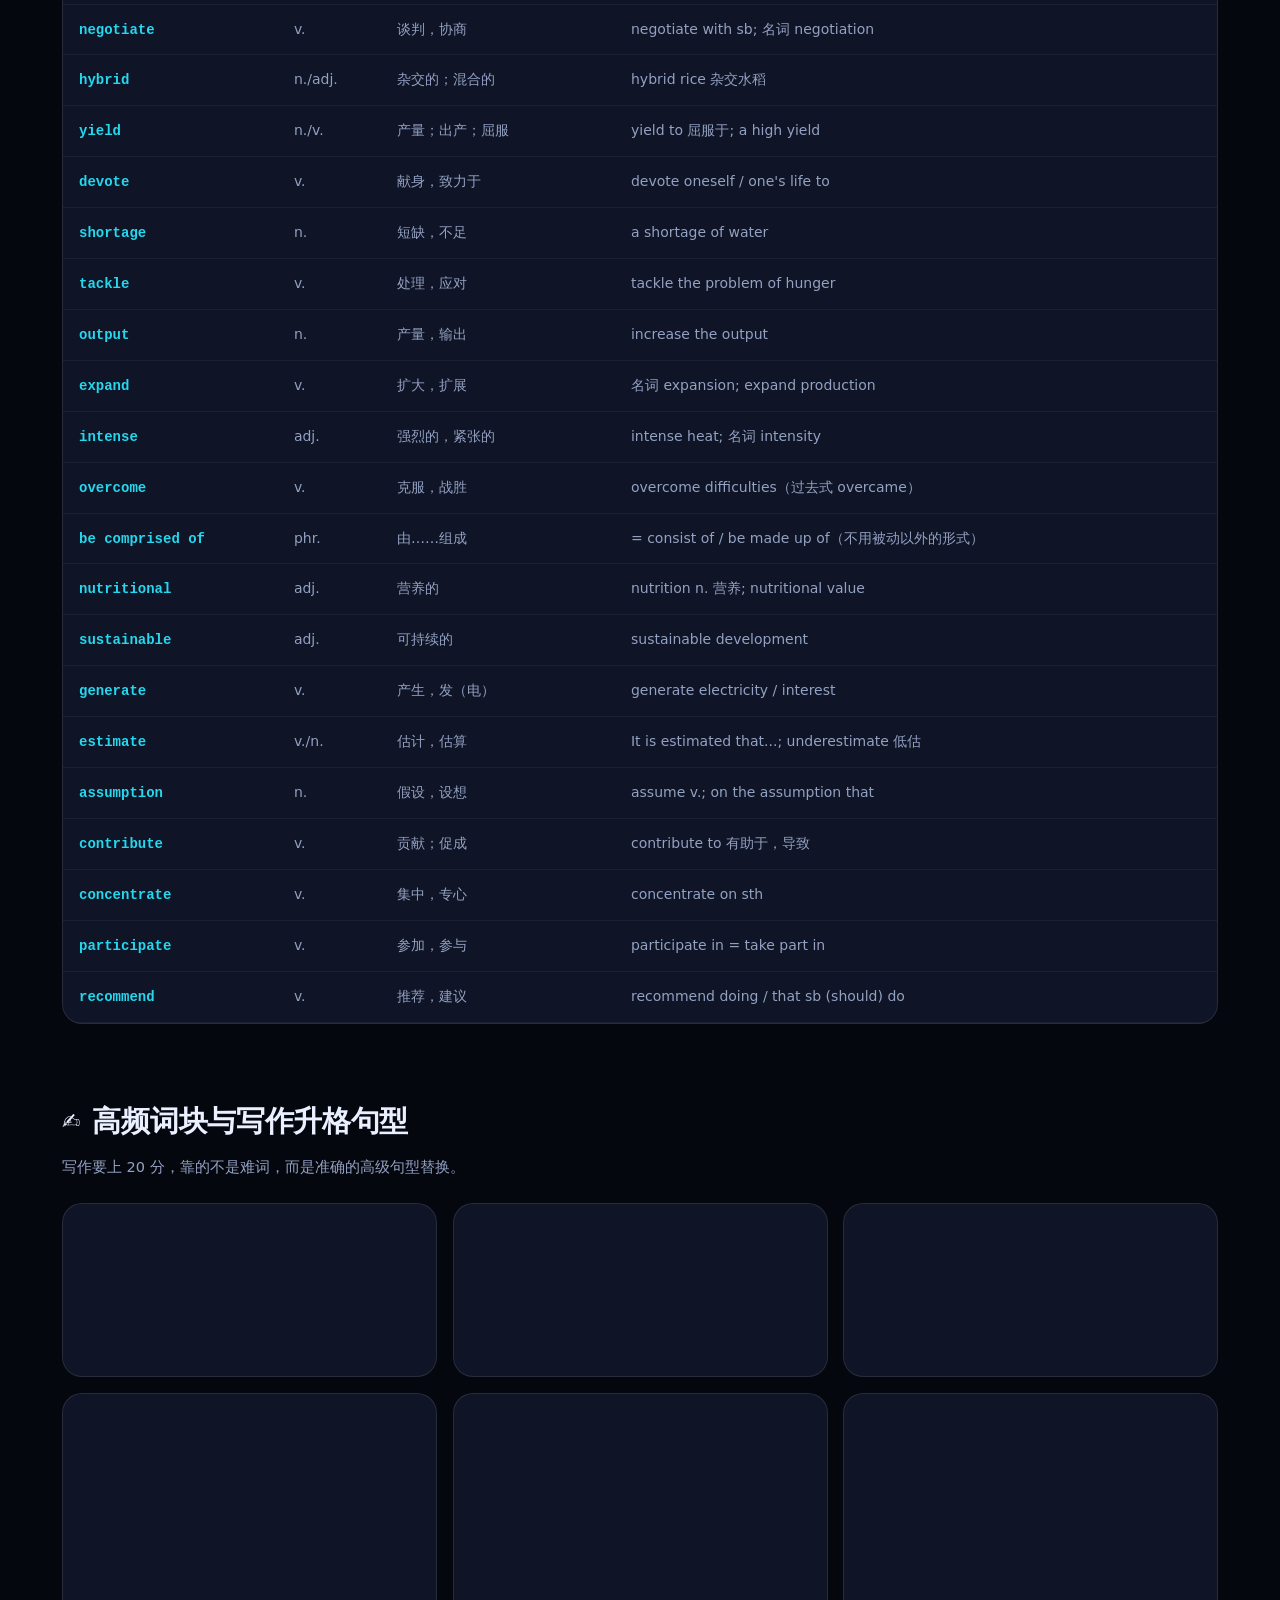
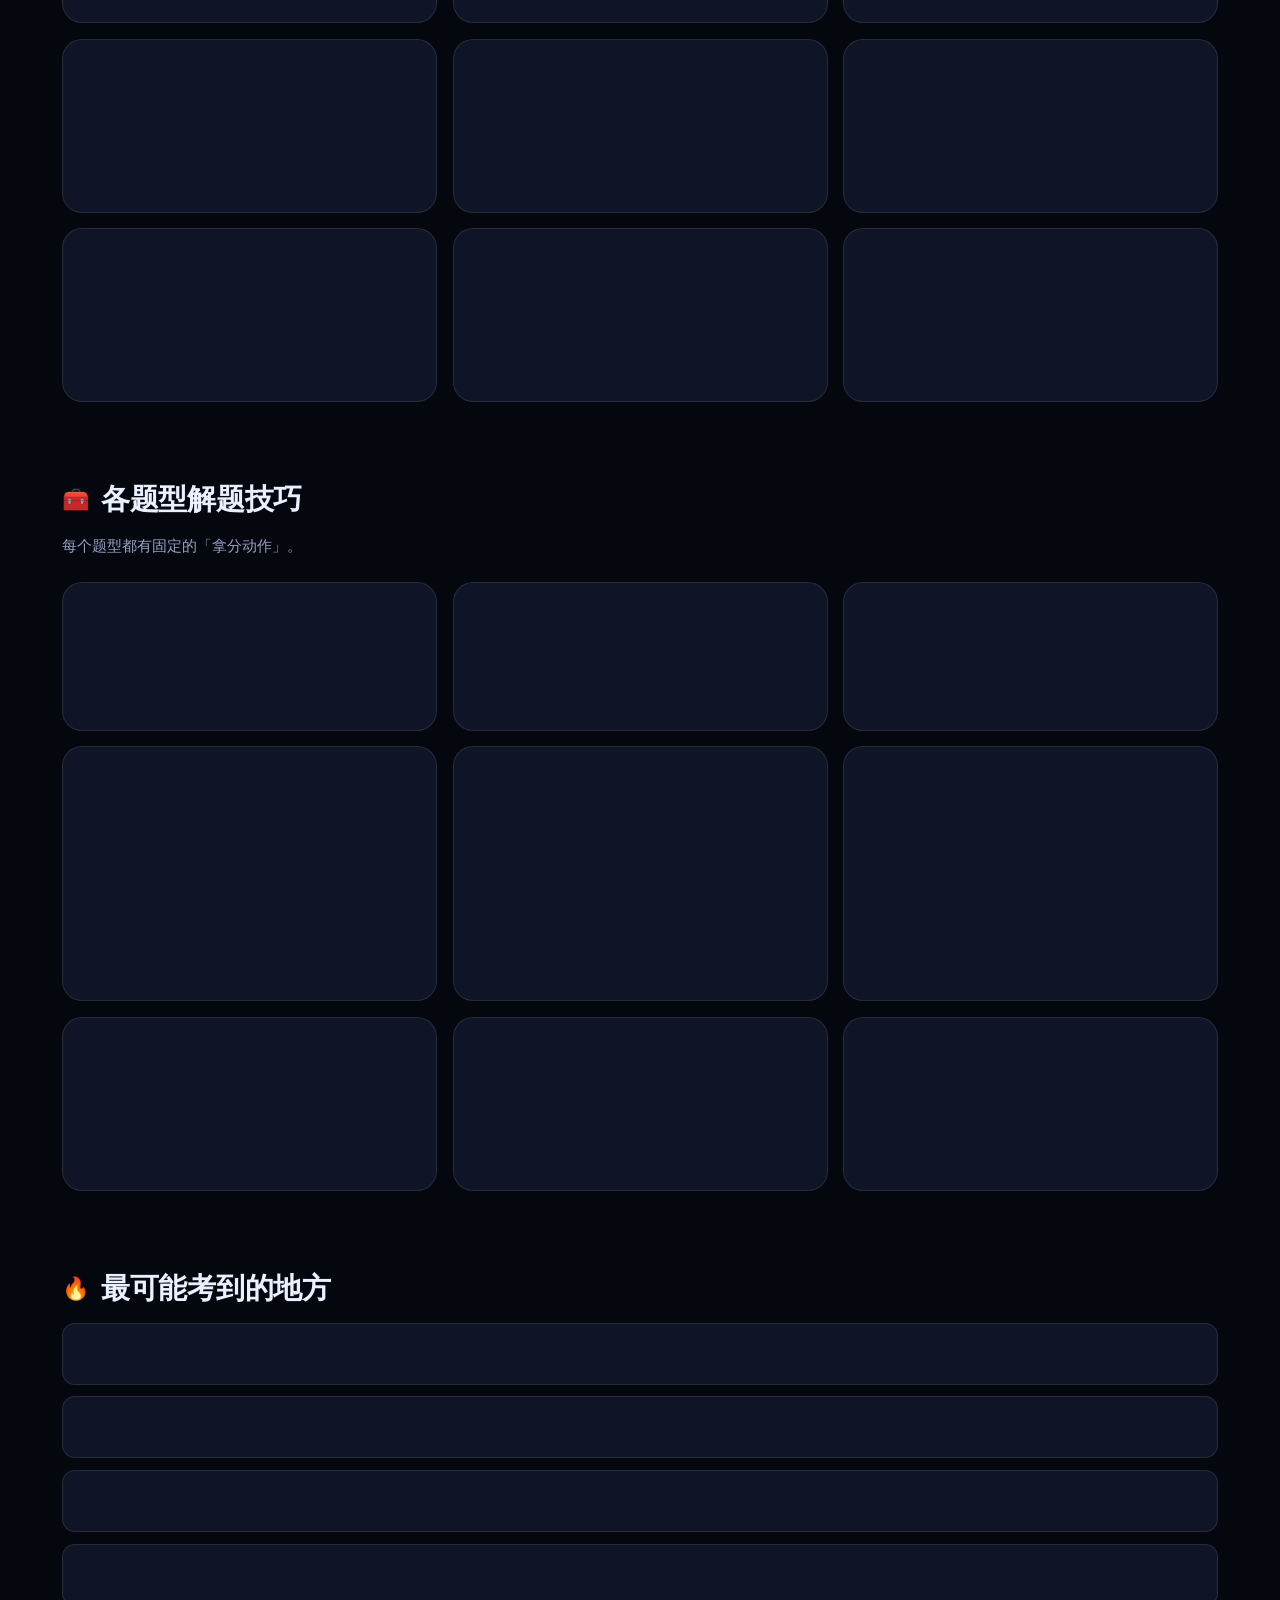
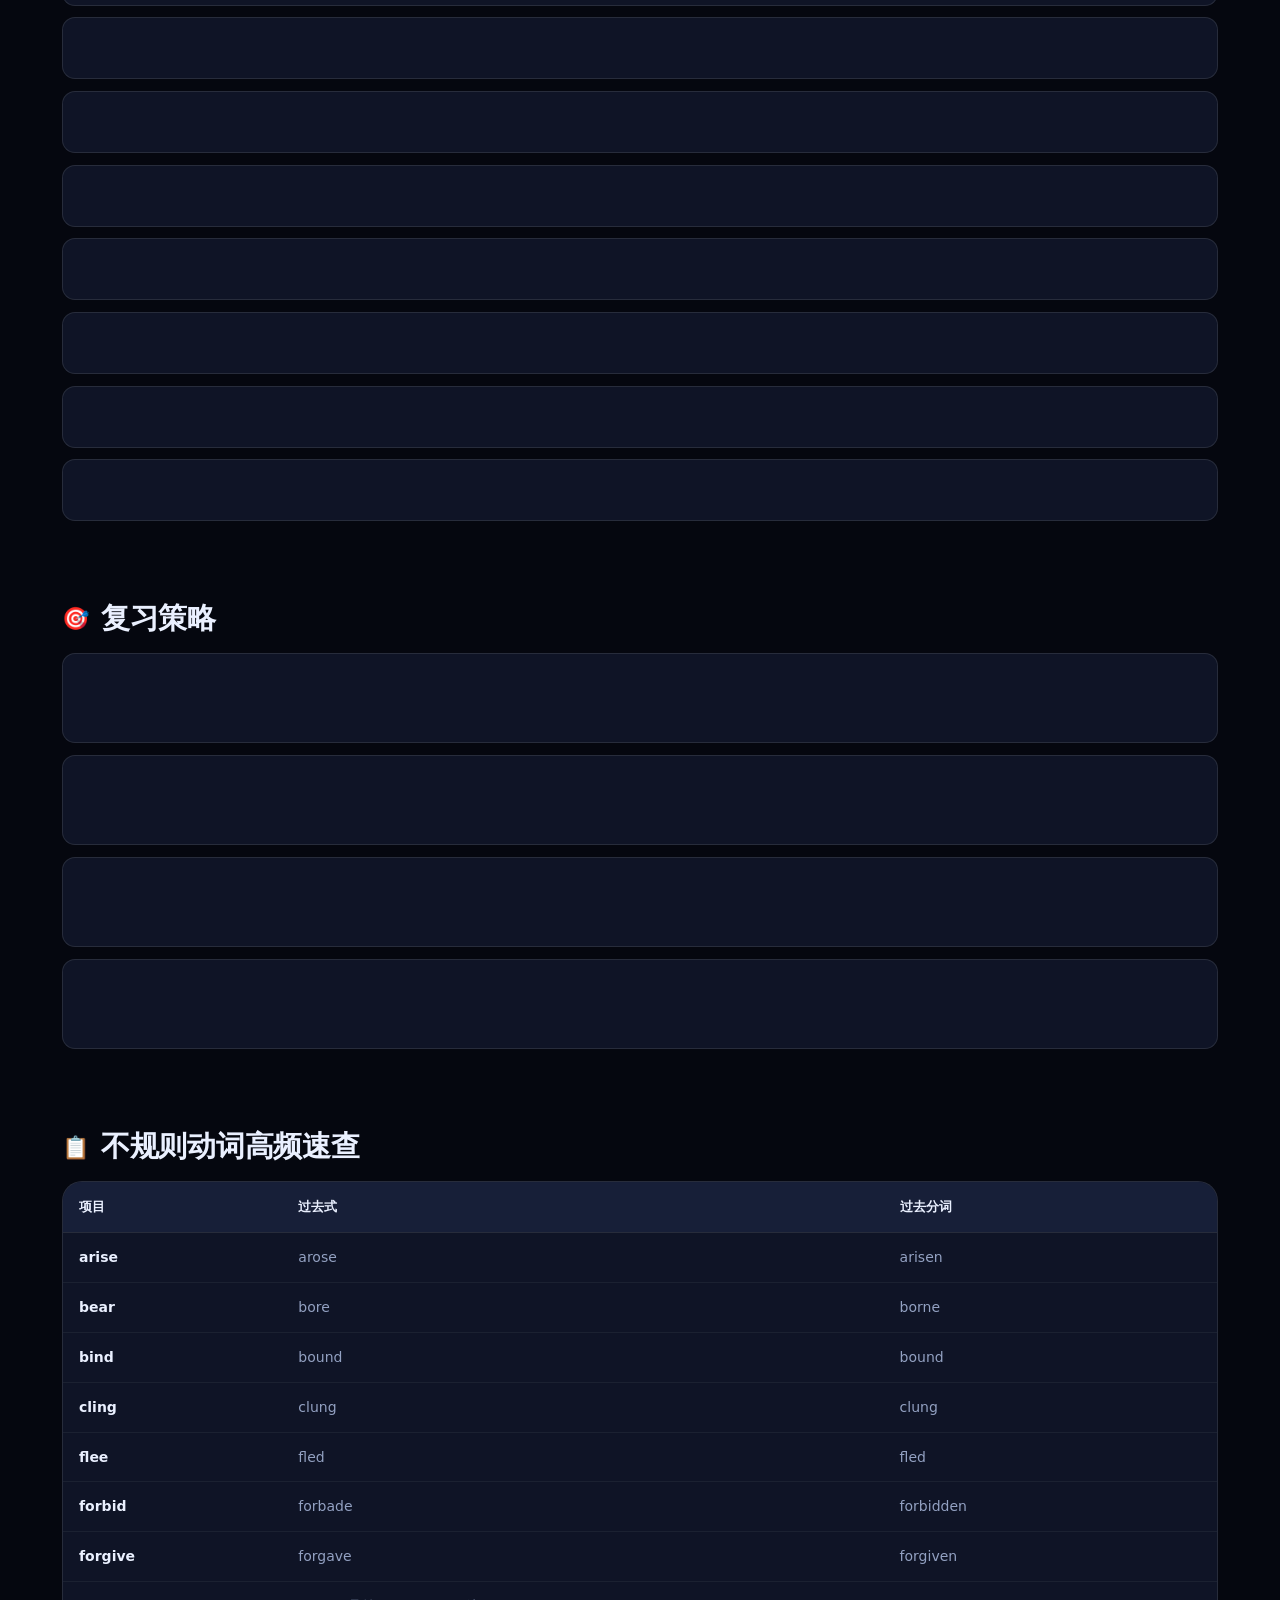
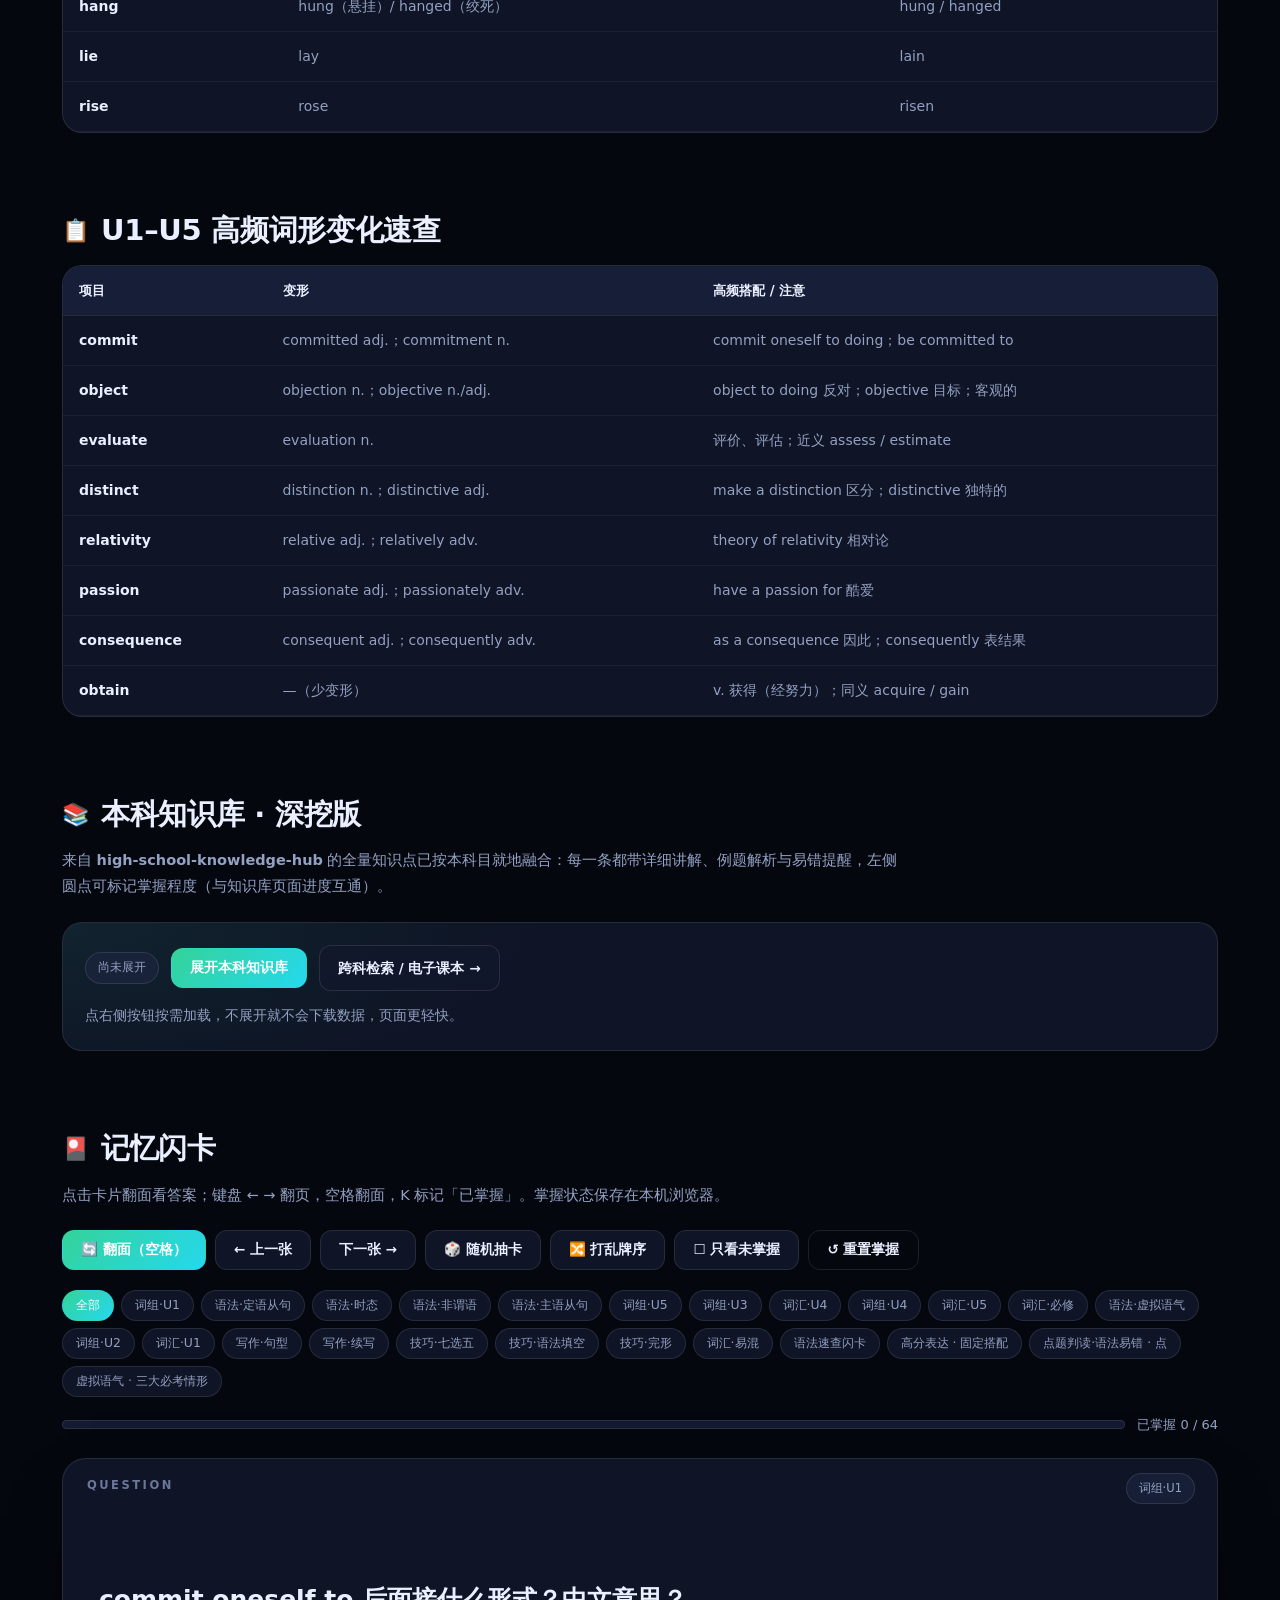
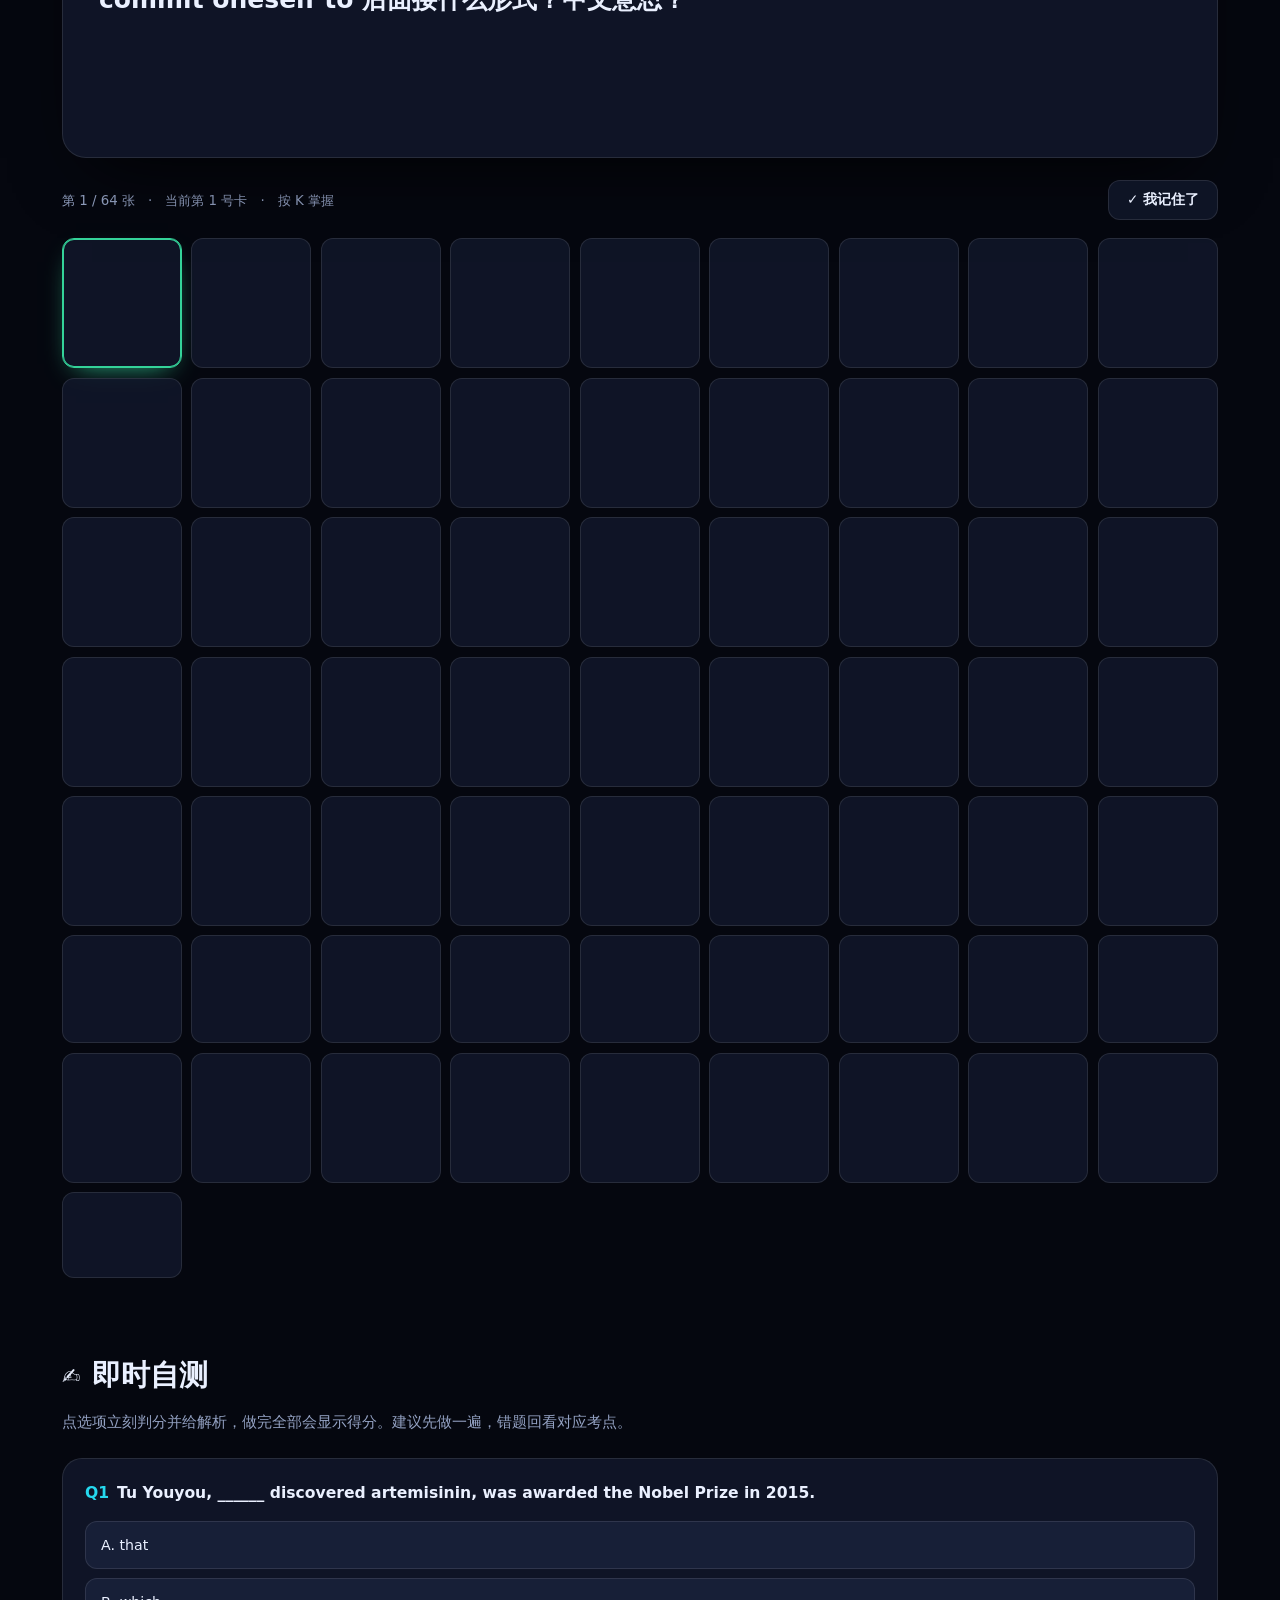
<file: subjects/english.html>
<!doctype html>
<html lang="zh-CN" data-theme="dark">
<head>
<meta charset="utf-8">
<meta name="viewport" content="width=device-width,initial-scale=1">
<title>英语 · 高二上第一次月考复习 | 考点 · 知识库 · 闪卡 · 训练场</title>
<meta name="description" content="英语第一次月考融合复习：考点清单、速查结论、本科知识库、3D 闪卡、自测与训练场。">
<meta name="color-scheme" content="dark light">
<link rel="icon" href="data:image/svg+xml,<svg xmlns=%22http://www.w3.org/2000/svg%22 viewBox=%220 0 100 100%22><text y=%22.9em%22 font-size=%2290%22>📚</text></svg>">
<link rel="stylesheet" href="../assets/css/style.css">
</head>
<body>
<div class="aurora"><span></span><span></span><span></span><span></span></div>
<div class="grid-bg"></div>
<div id="app"><div class="boot"><span class="boot-dot"></span><span>正在装配复习站…</span></div></div>
<script src="../assets/js/motion.js" defer></script>
<script src="../assets/js/data/index.js" defer></script>
<script src="../assets/js/data/english.js" defer></script>
<script src="../assets/js/data/gao2/extra-english.js" defer></script>
<script src="../assets/js/data/quiz-english.js" defer></script>
<script src="../assets/js/data/gao2/map.js" defer></script>
<script src="../assets/js/data/gao2/train.js" defer></script>
<script src="../assets/js/app.js" defer></script>
<script src="../assets/js/kb.js" defer></script>
<script src="../assets/js/dashboard.js" defer></script>
</body>
</html>
</file>
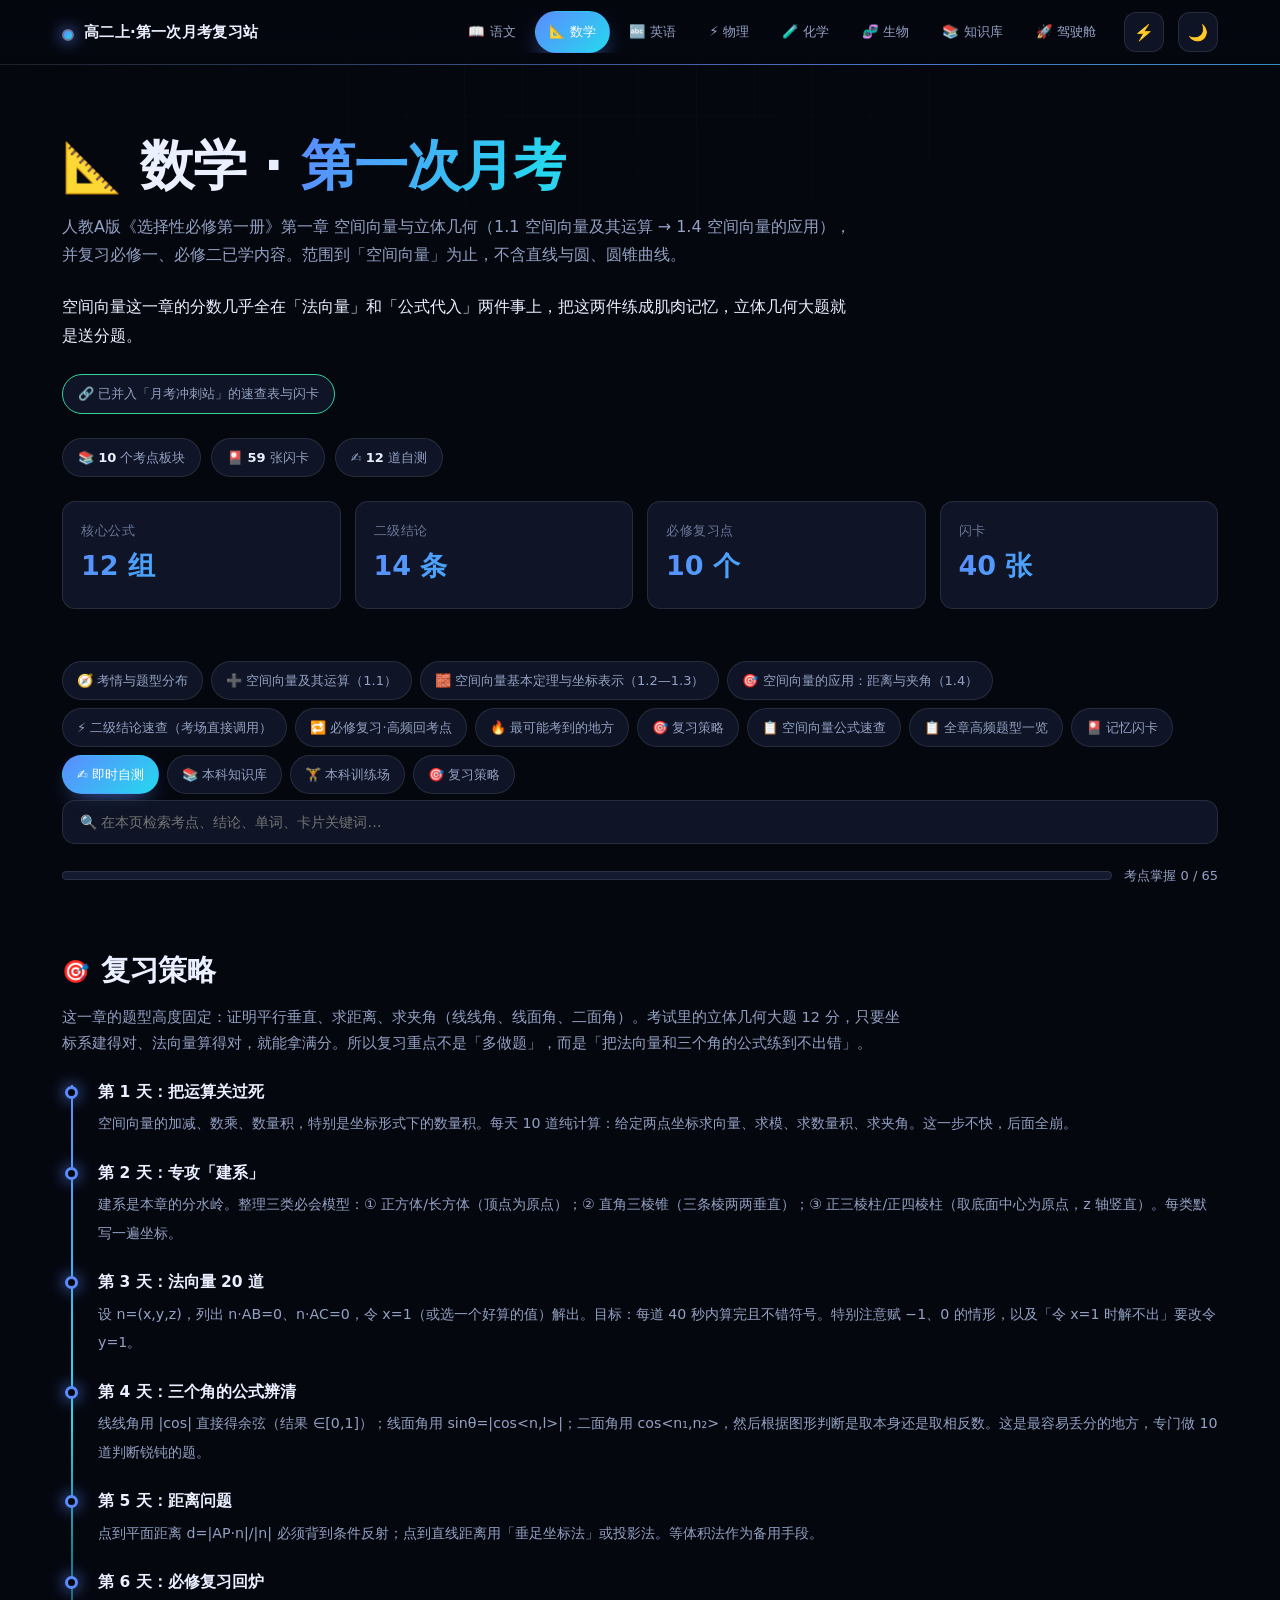
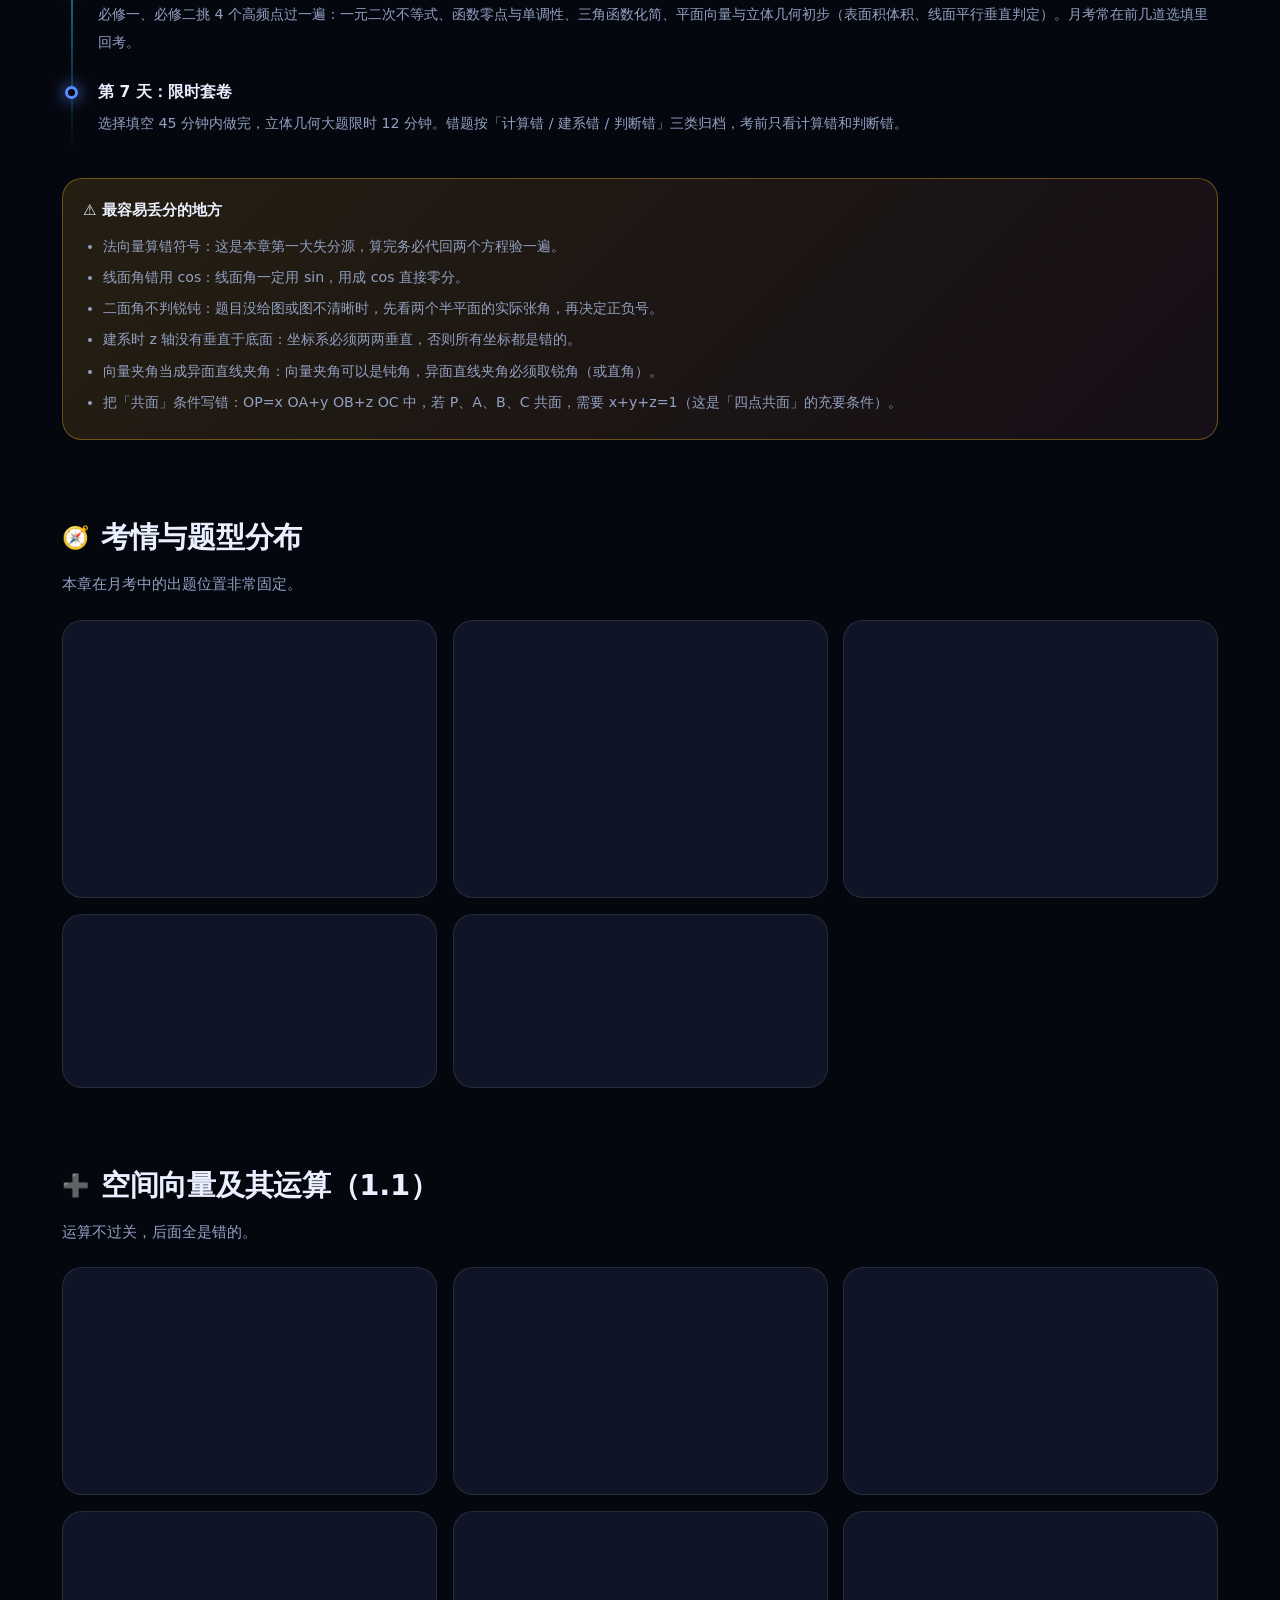
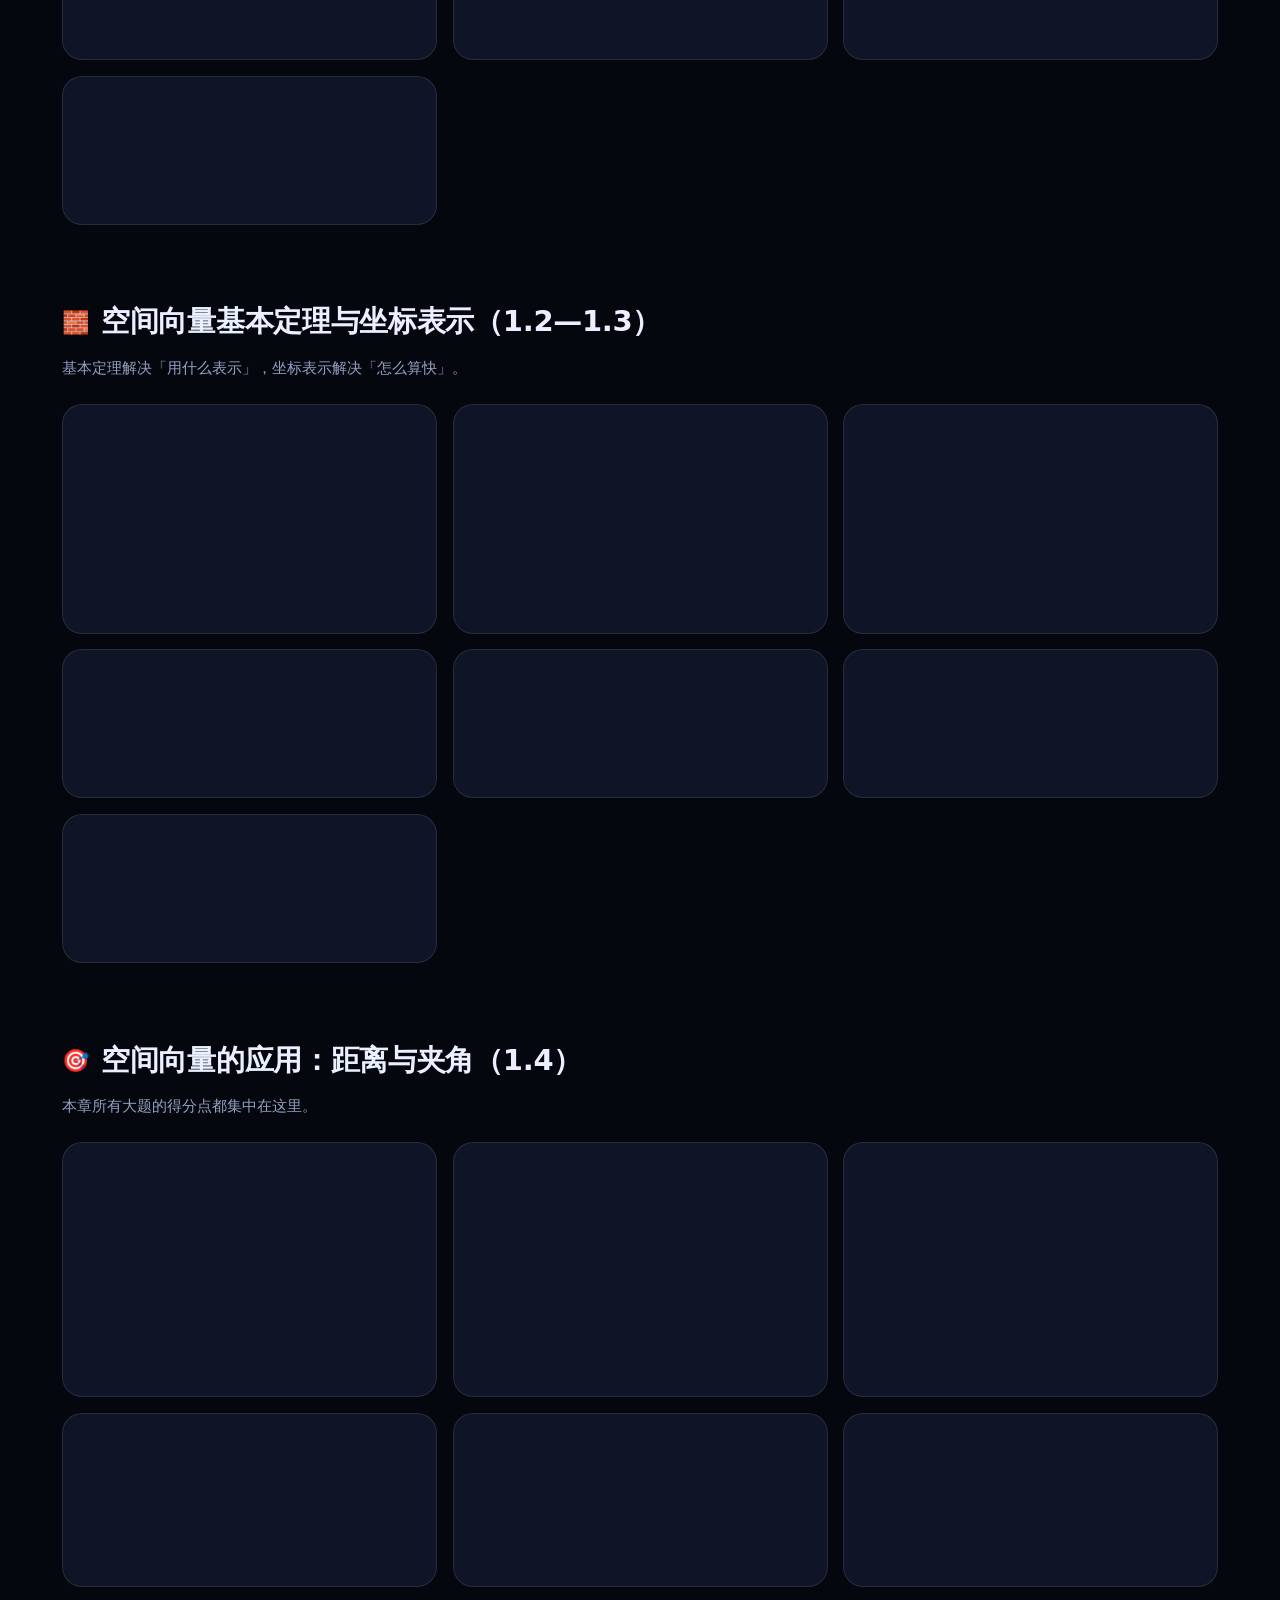
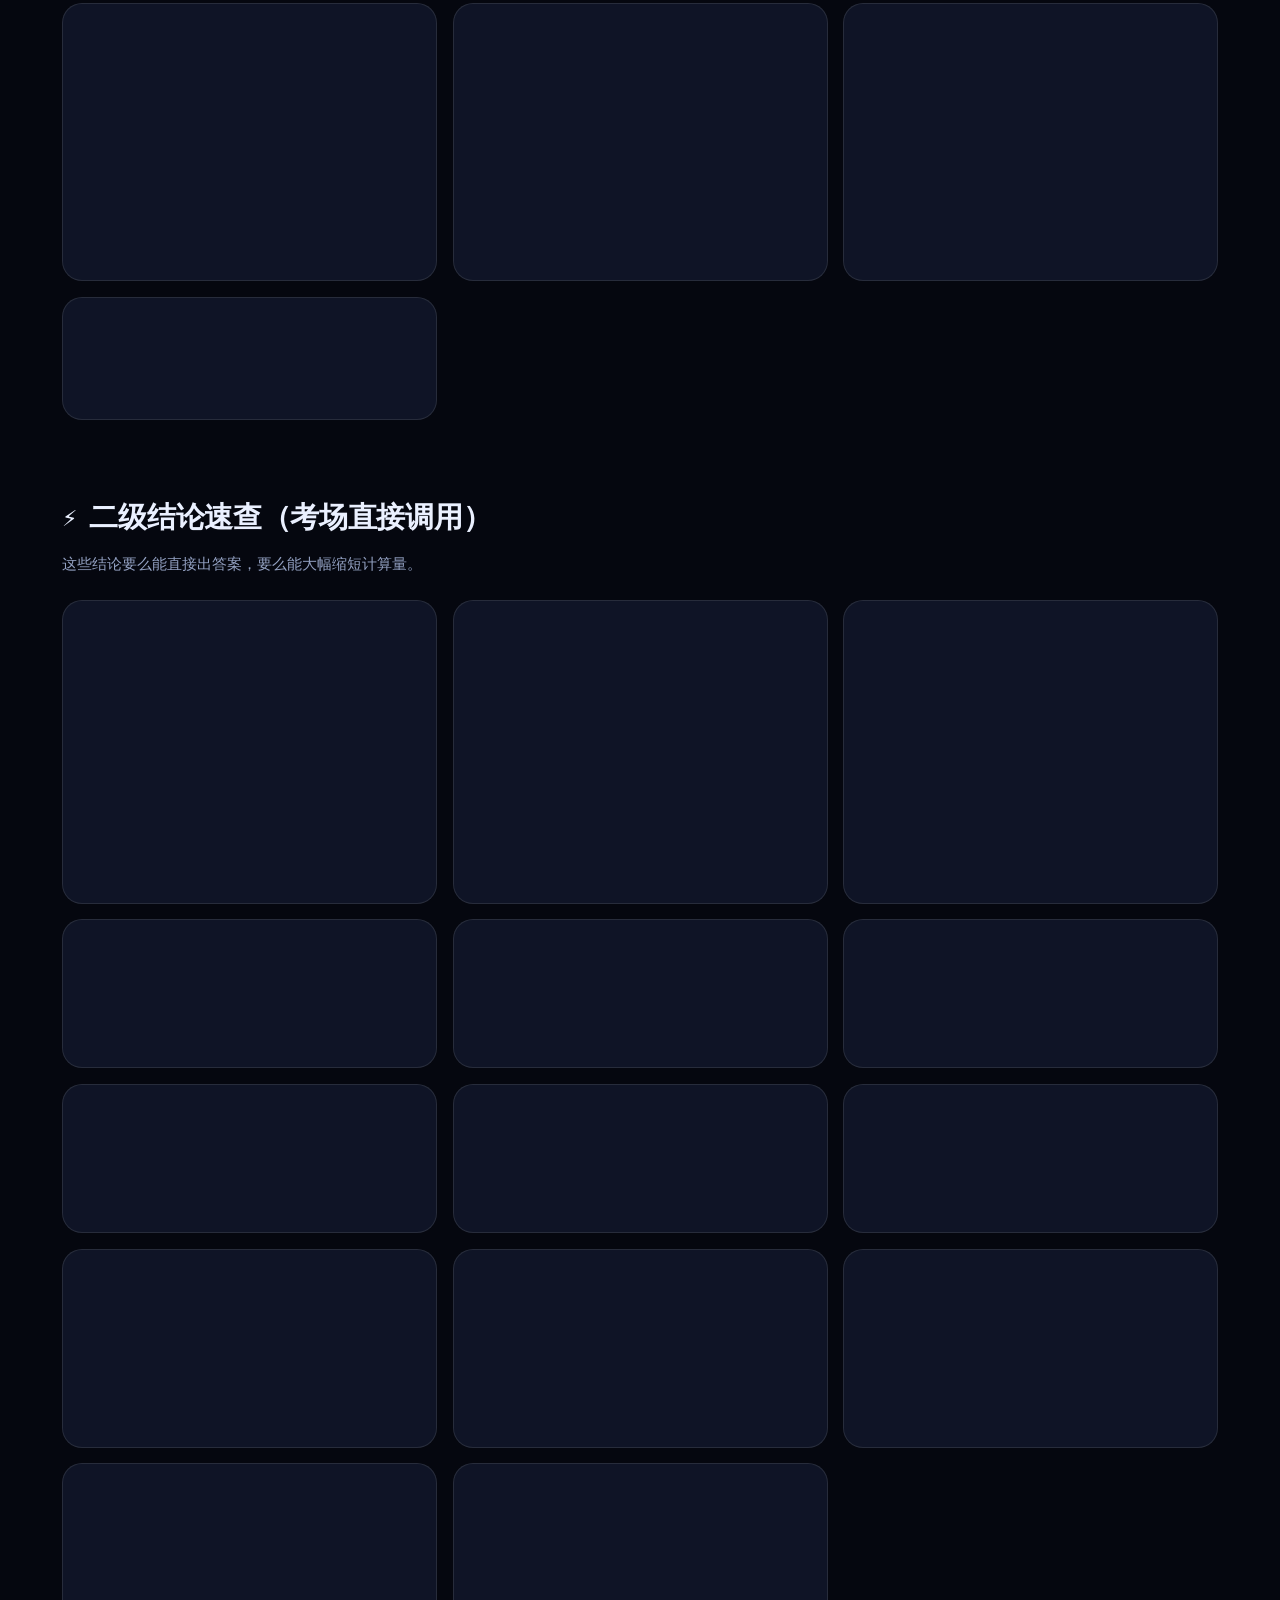
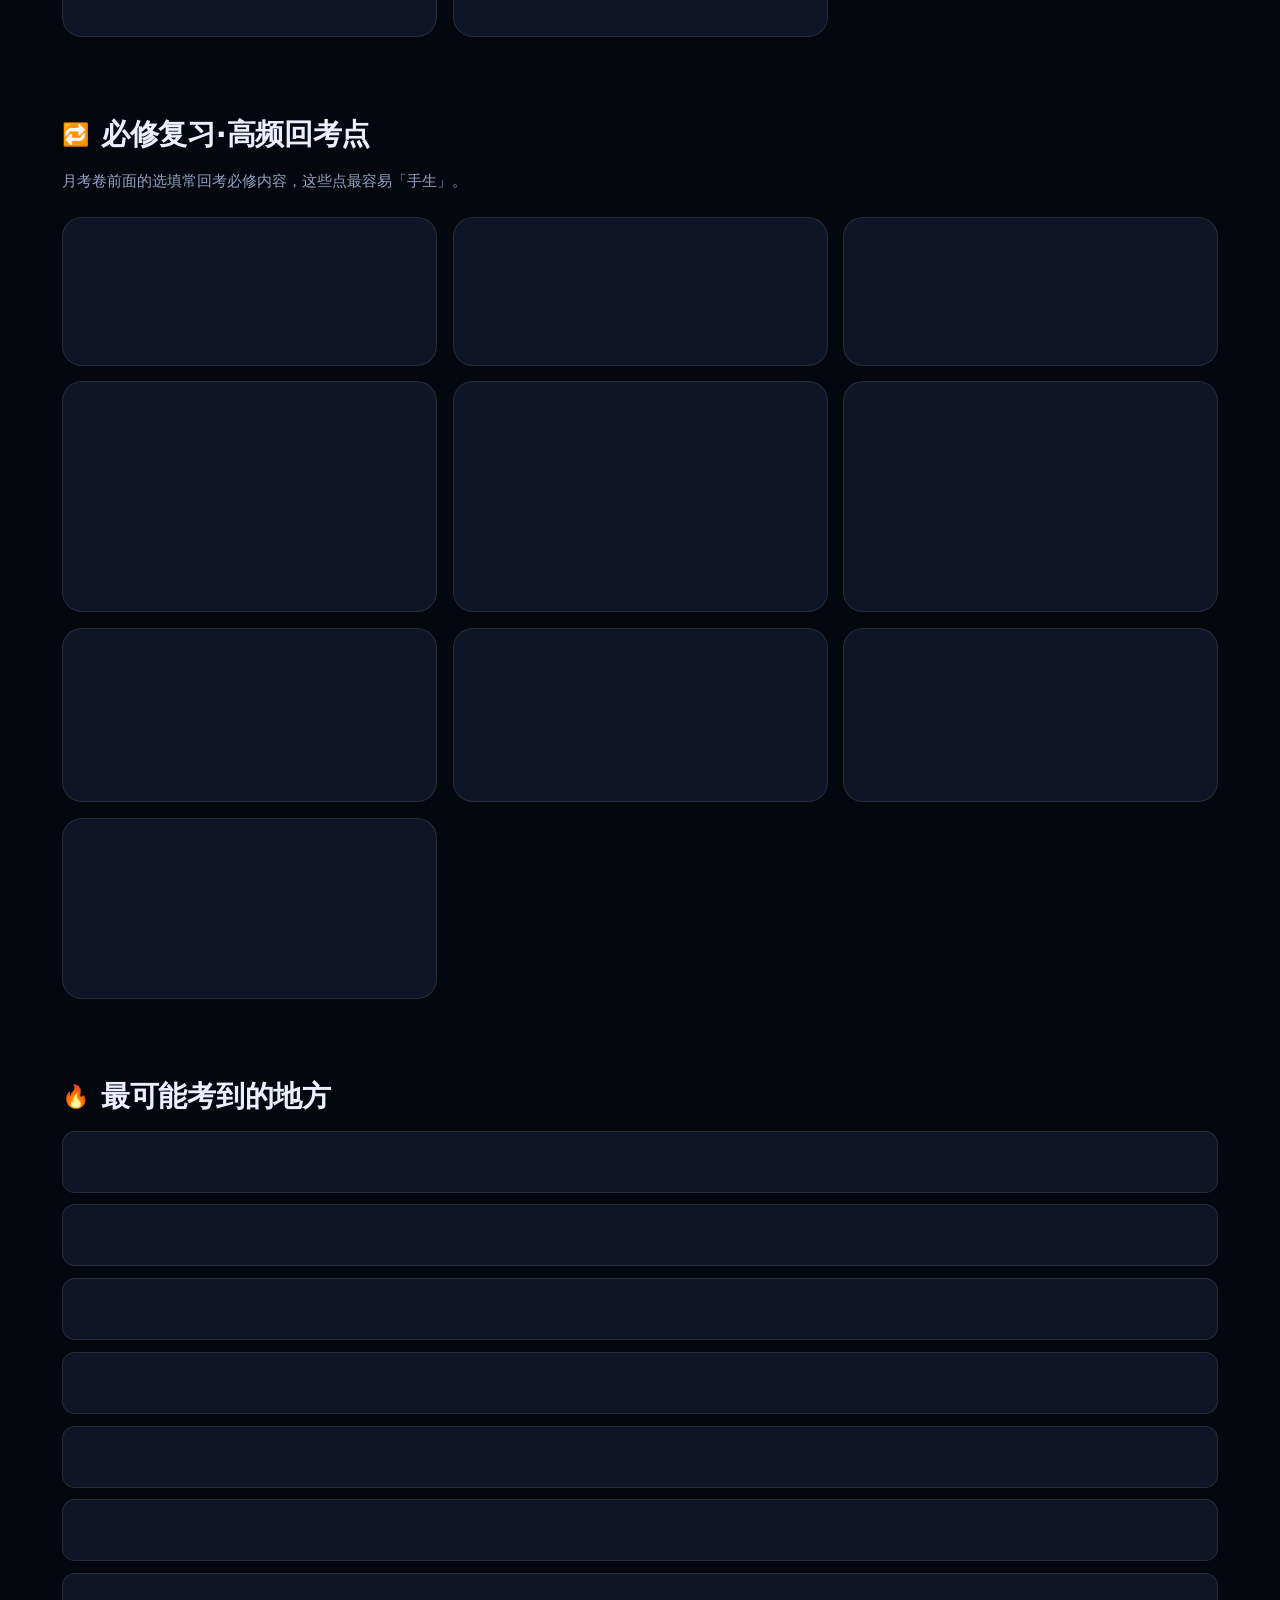
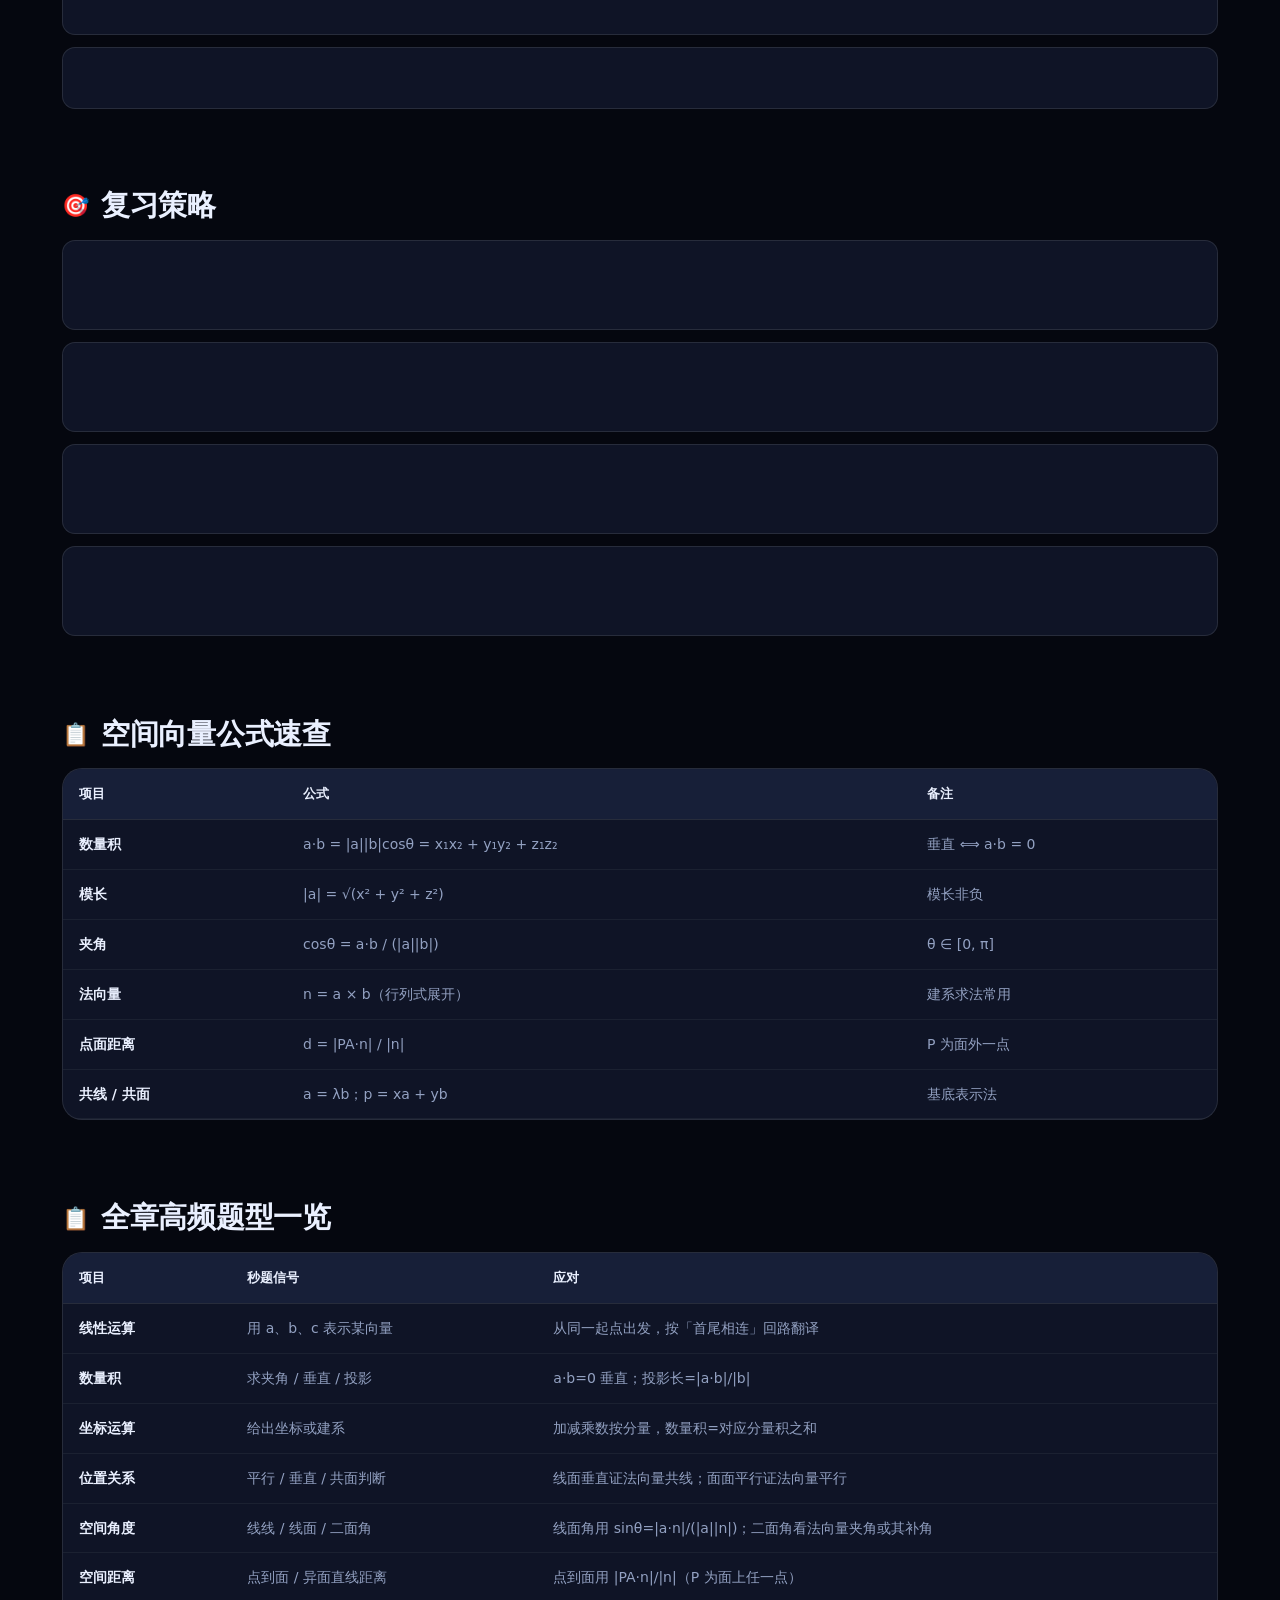
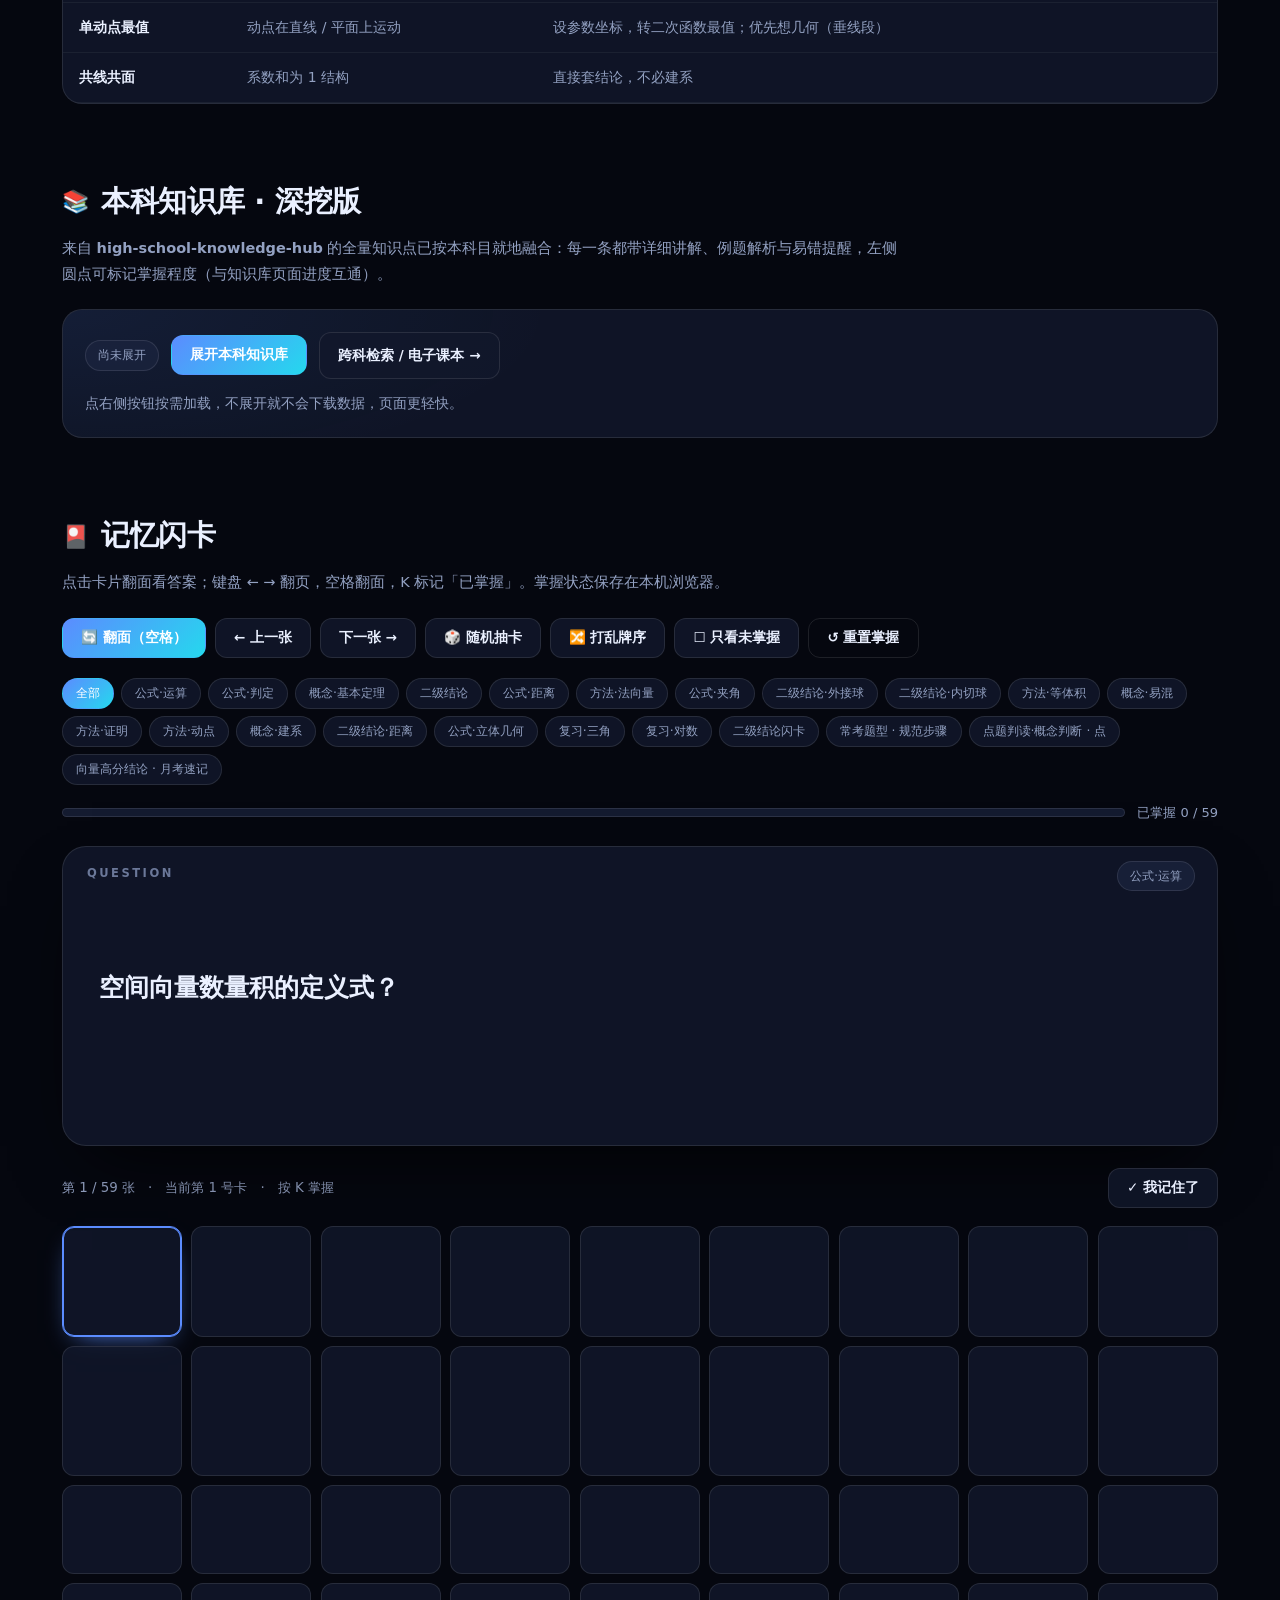
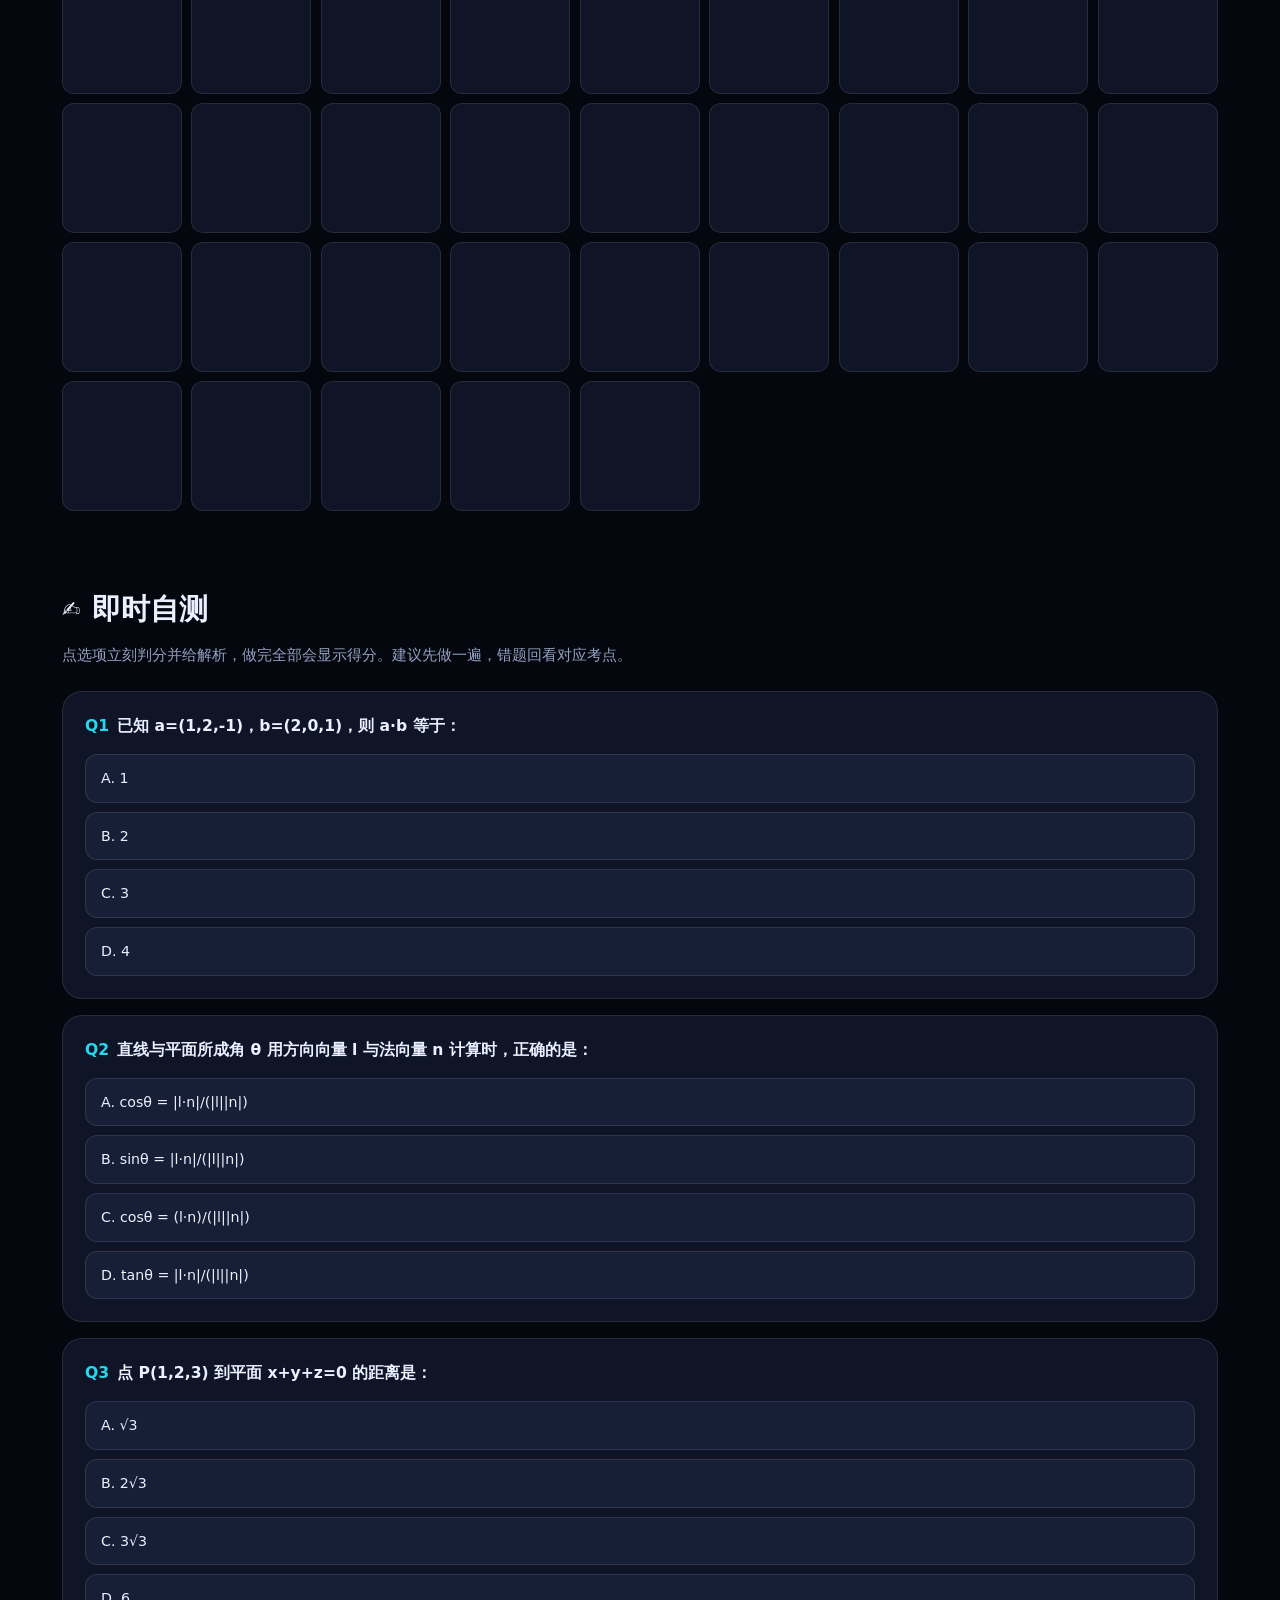
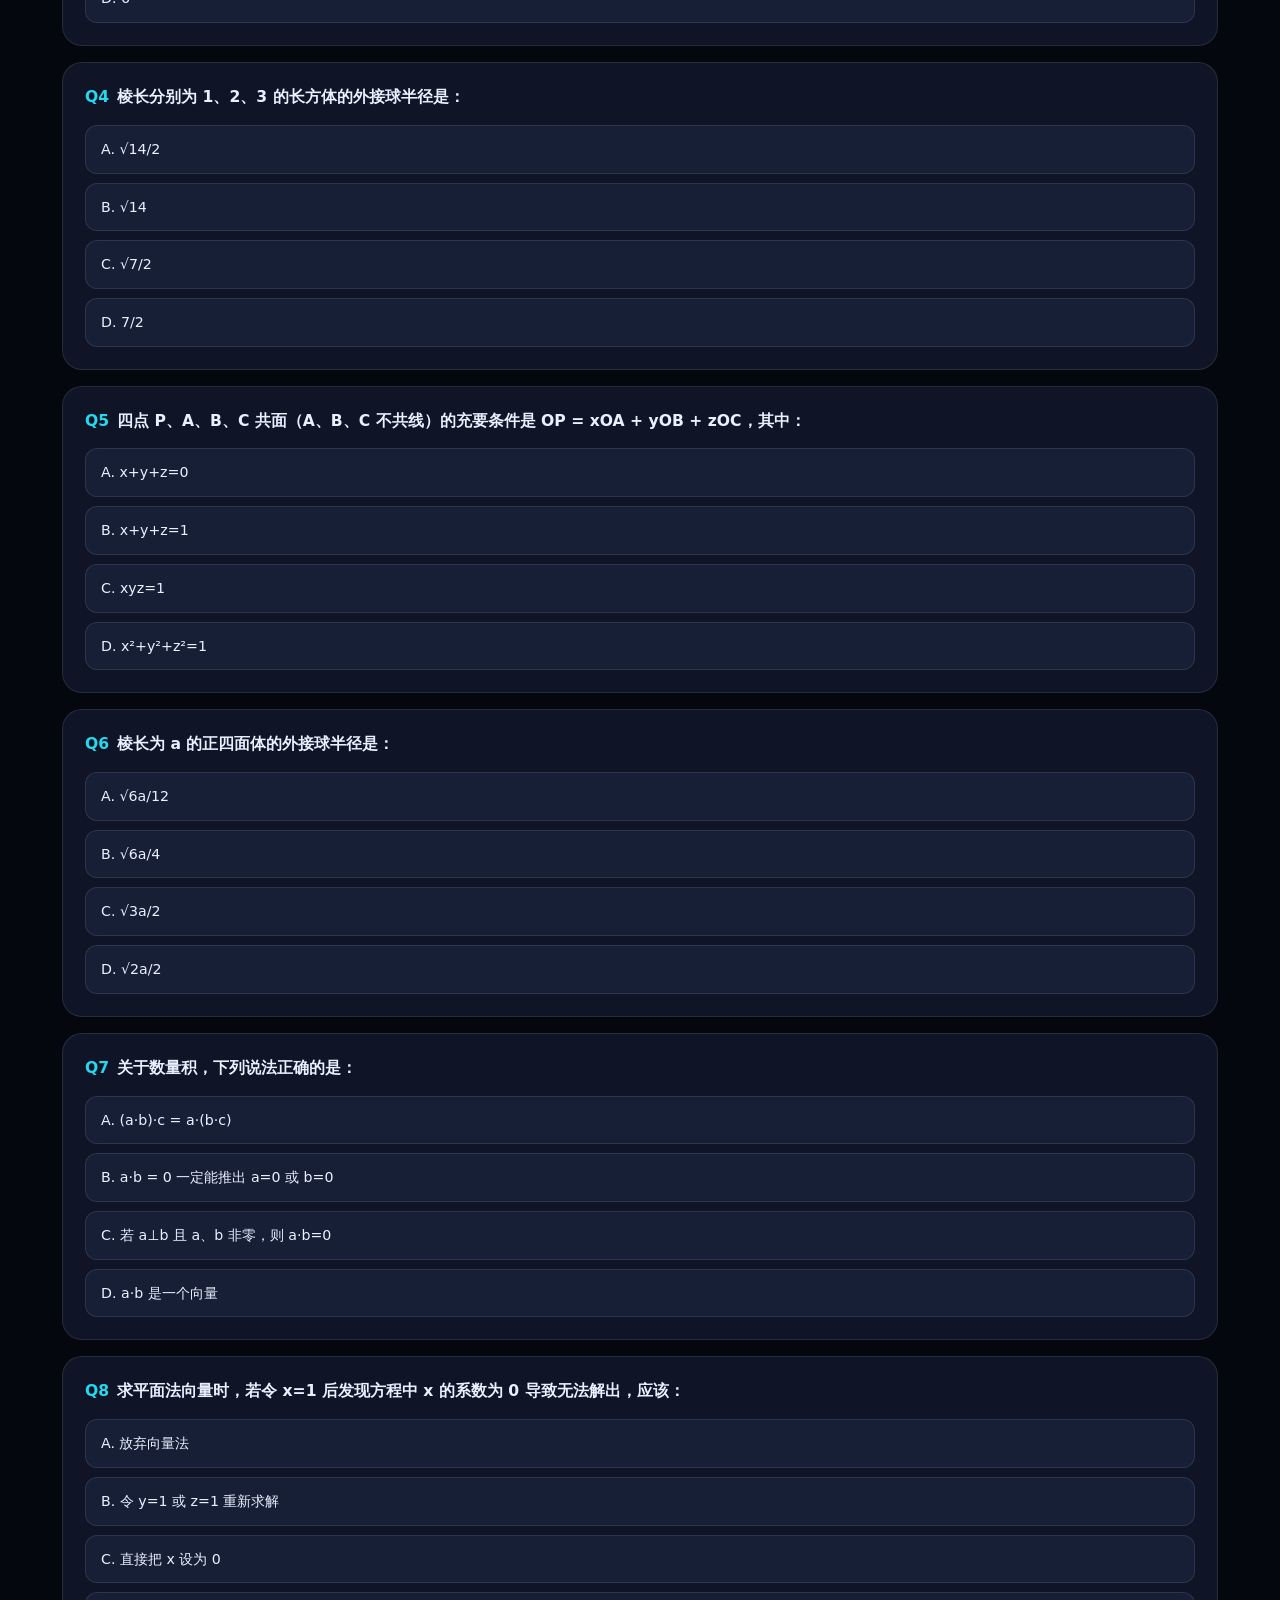
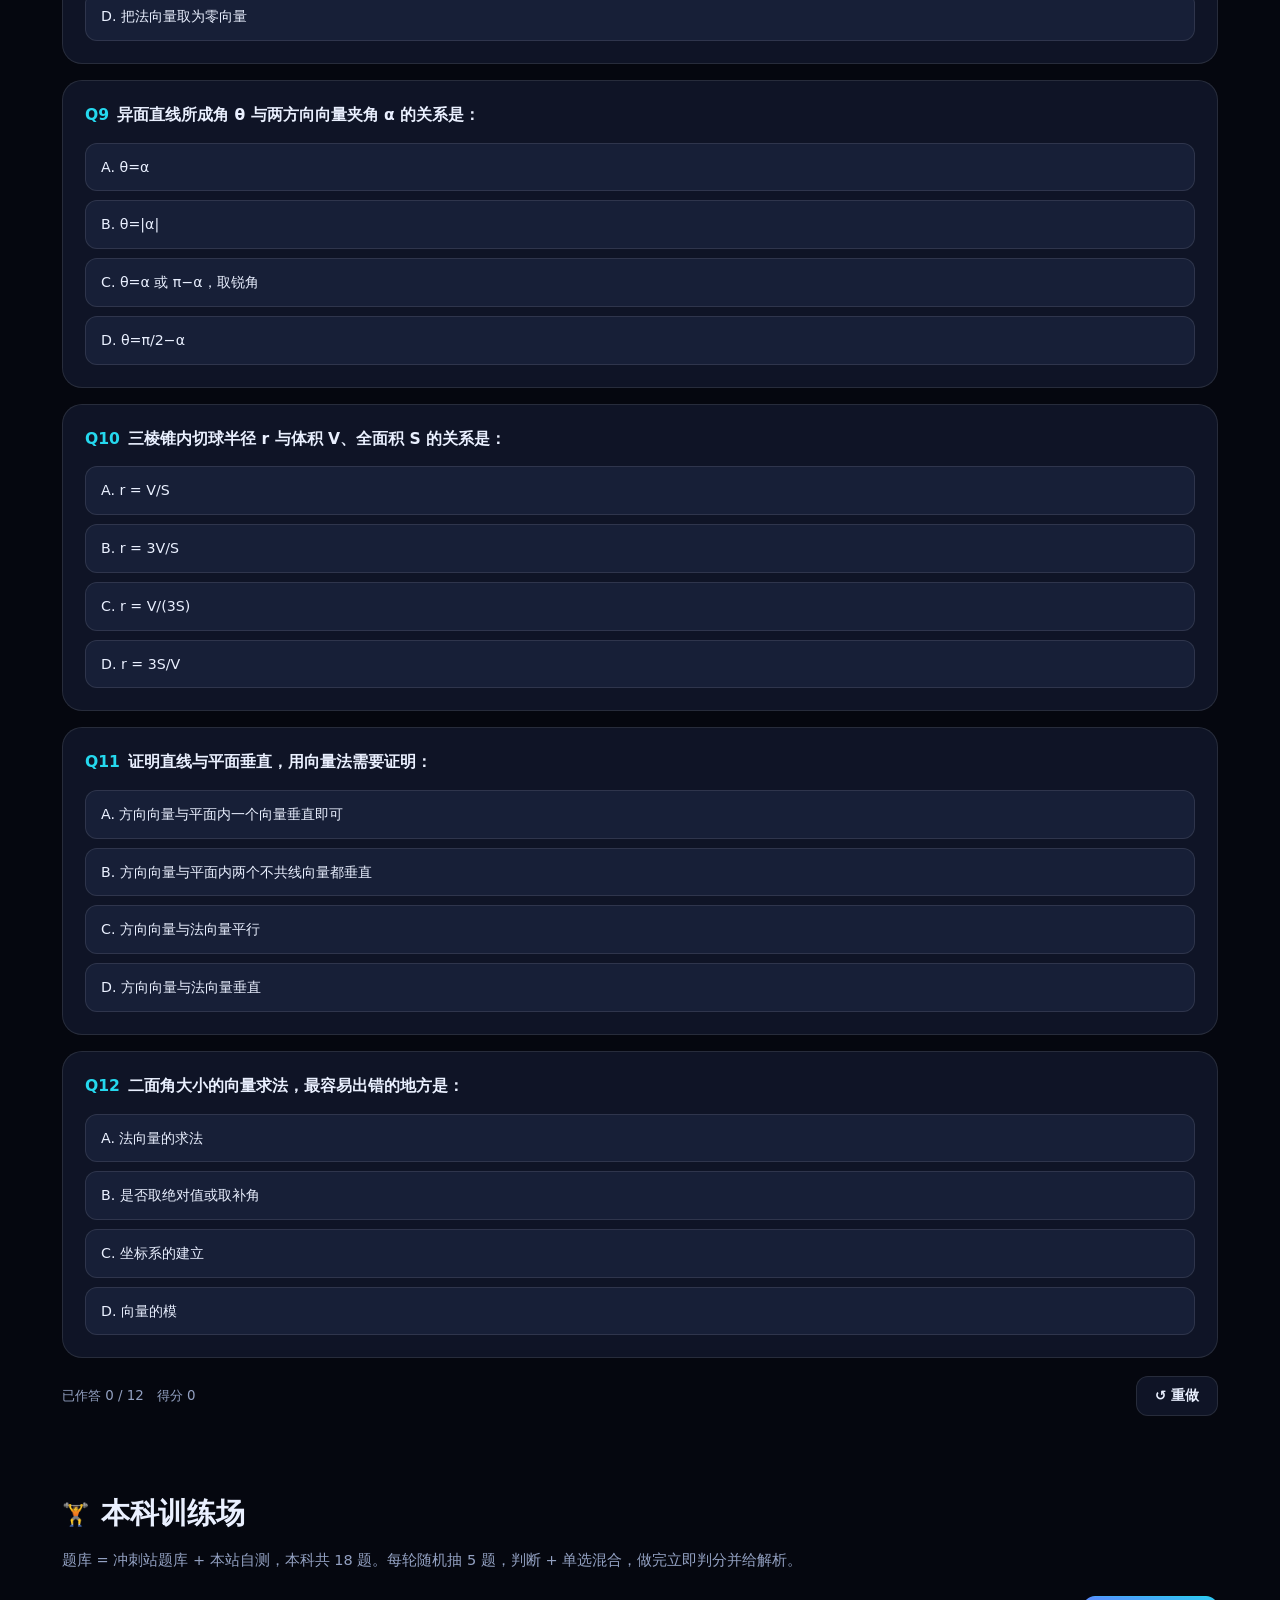
<file: subjects/math.html>
<!doctype html>
<html lang="zh-CN" data-theme="dark">
<head>
<meta charset="utf-8">
<meta name="viewport" content="width=device-width,initial-scale=1">
<title>数学 · 高二上第一次月考复习 | 考点 · 知识库 · 闪卡 · 训练场</title>
<meta name="description" content="数学第一次月考融合复习：考点清单、速查结论、本科知识库、3D 闪卡、自测与训练场。">
<meta name="color-scheme" content="dark light">
<link rel="icon" href="data:image/svg+xml,<svg xmlns=%22http://www.w3.org/2000/svg%22 viewBox=%220 0 100 100%22><text y=%22.9em%22 font-size=%2290%22>📚</text></svg>">
<link rel="stylesheet" href="../assets/css/style.css">
</head>
<body>
<div class="aurora"><span></span><span></span><span></span><span></span></div>
<div class="grid-bg"></div>
<div id="app"><div class="boot"><span class="boot-dot"></span><span>正在装配复习站…</span></div></div>
<script src="../assets/js/motion.js" defer></script>
<script src="../assets/js/data/index.js" defer></script>
<script src="../assets/js/data/math.js" defer></script>
<script src="../assets/js/data/gao2/extra-math.js" defer></script>
<script src="../assets/js/data/quiz-math.js" defer></script>
<script src="../assets/js/data/gao2/map.js" defer></script>
<script src="../assets/js/data/gao2/train.js" defer></script>
<script src="../assets/js/app.js" defer></script>
<script src="../assets/js/kb.js" defer></script>
<script src="../assets/js/dashboard.js" defer></script>
</body>
</html>
</file>
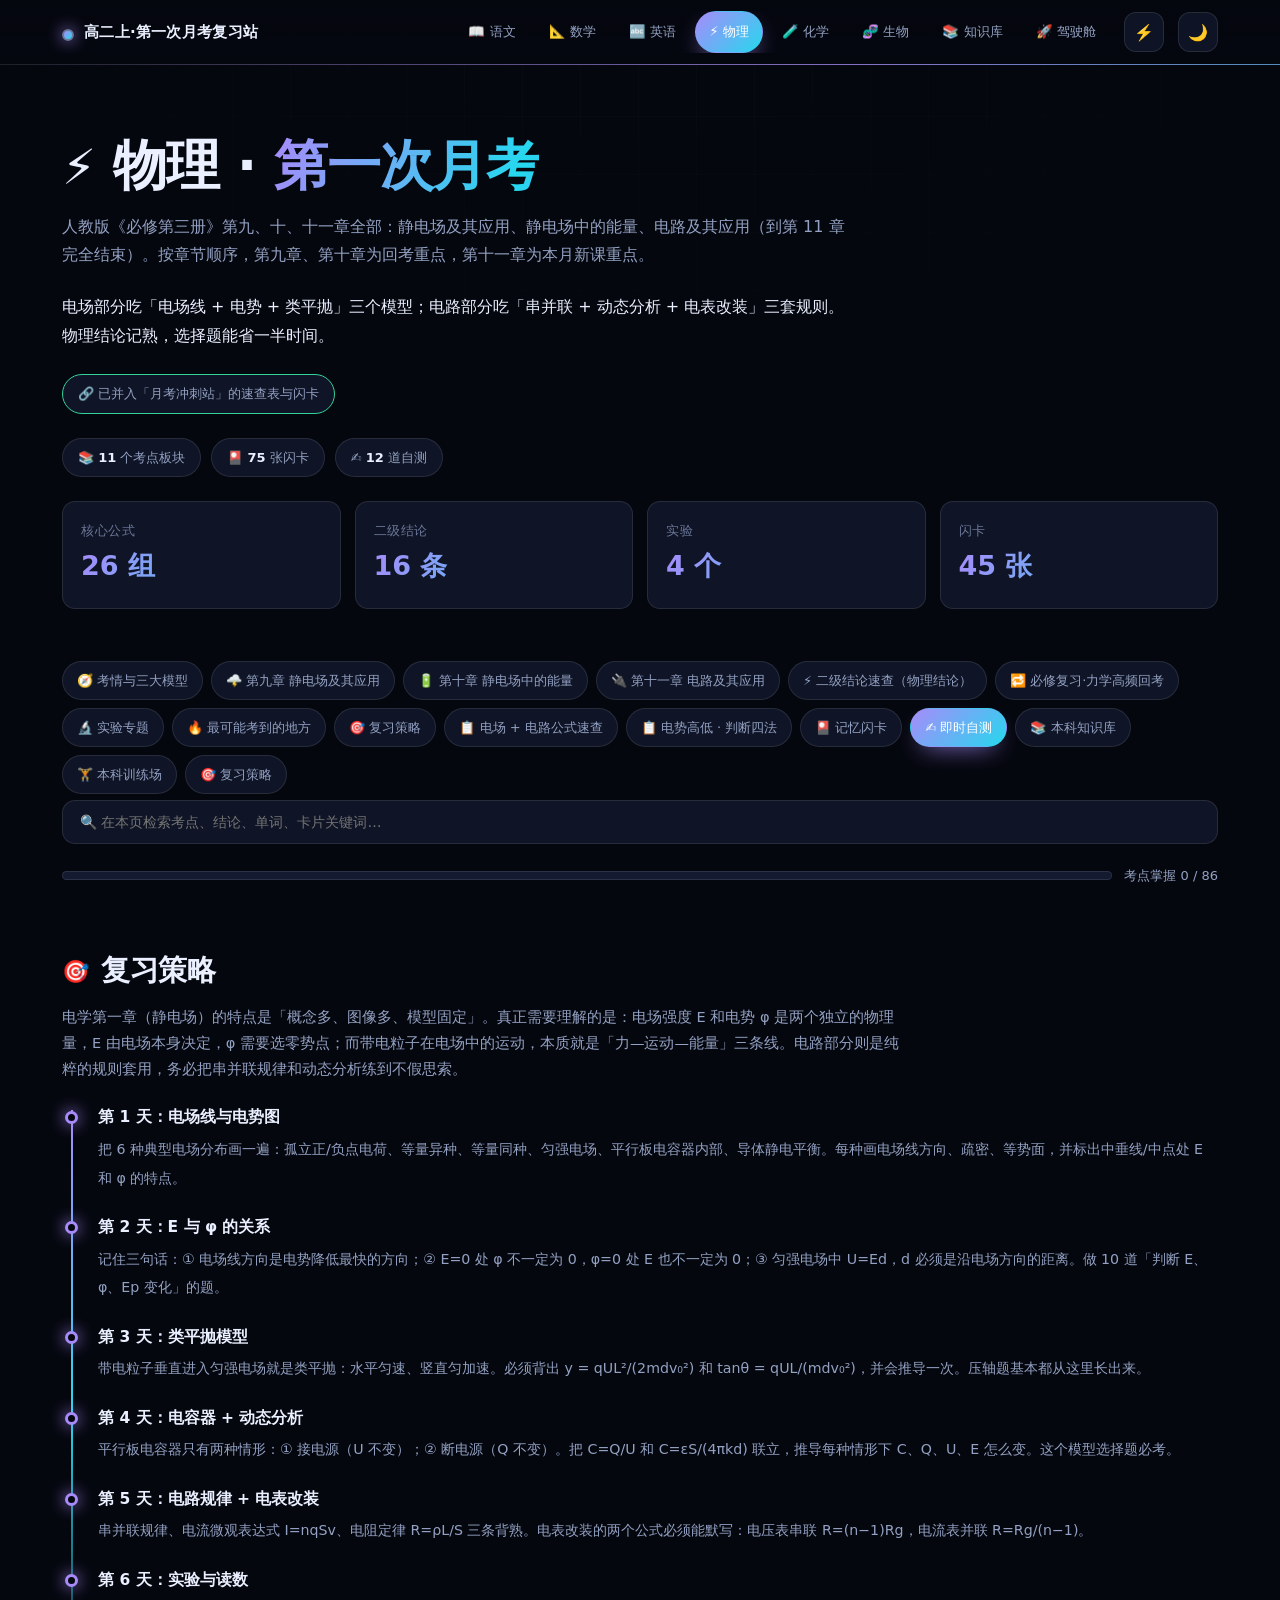
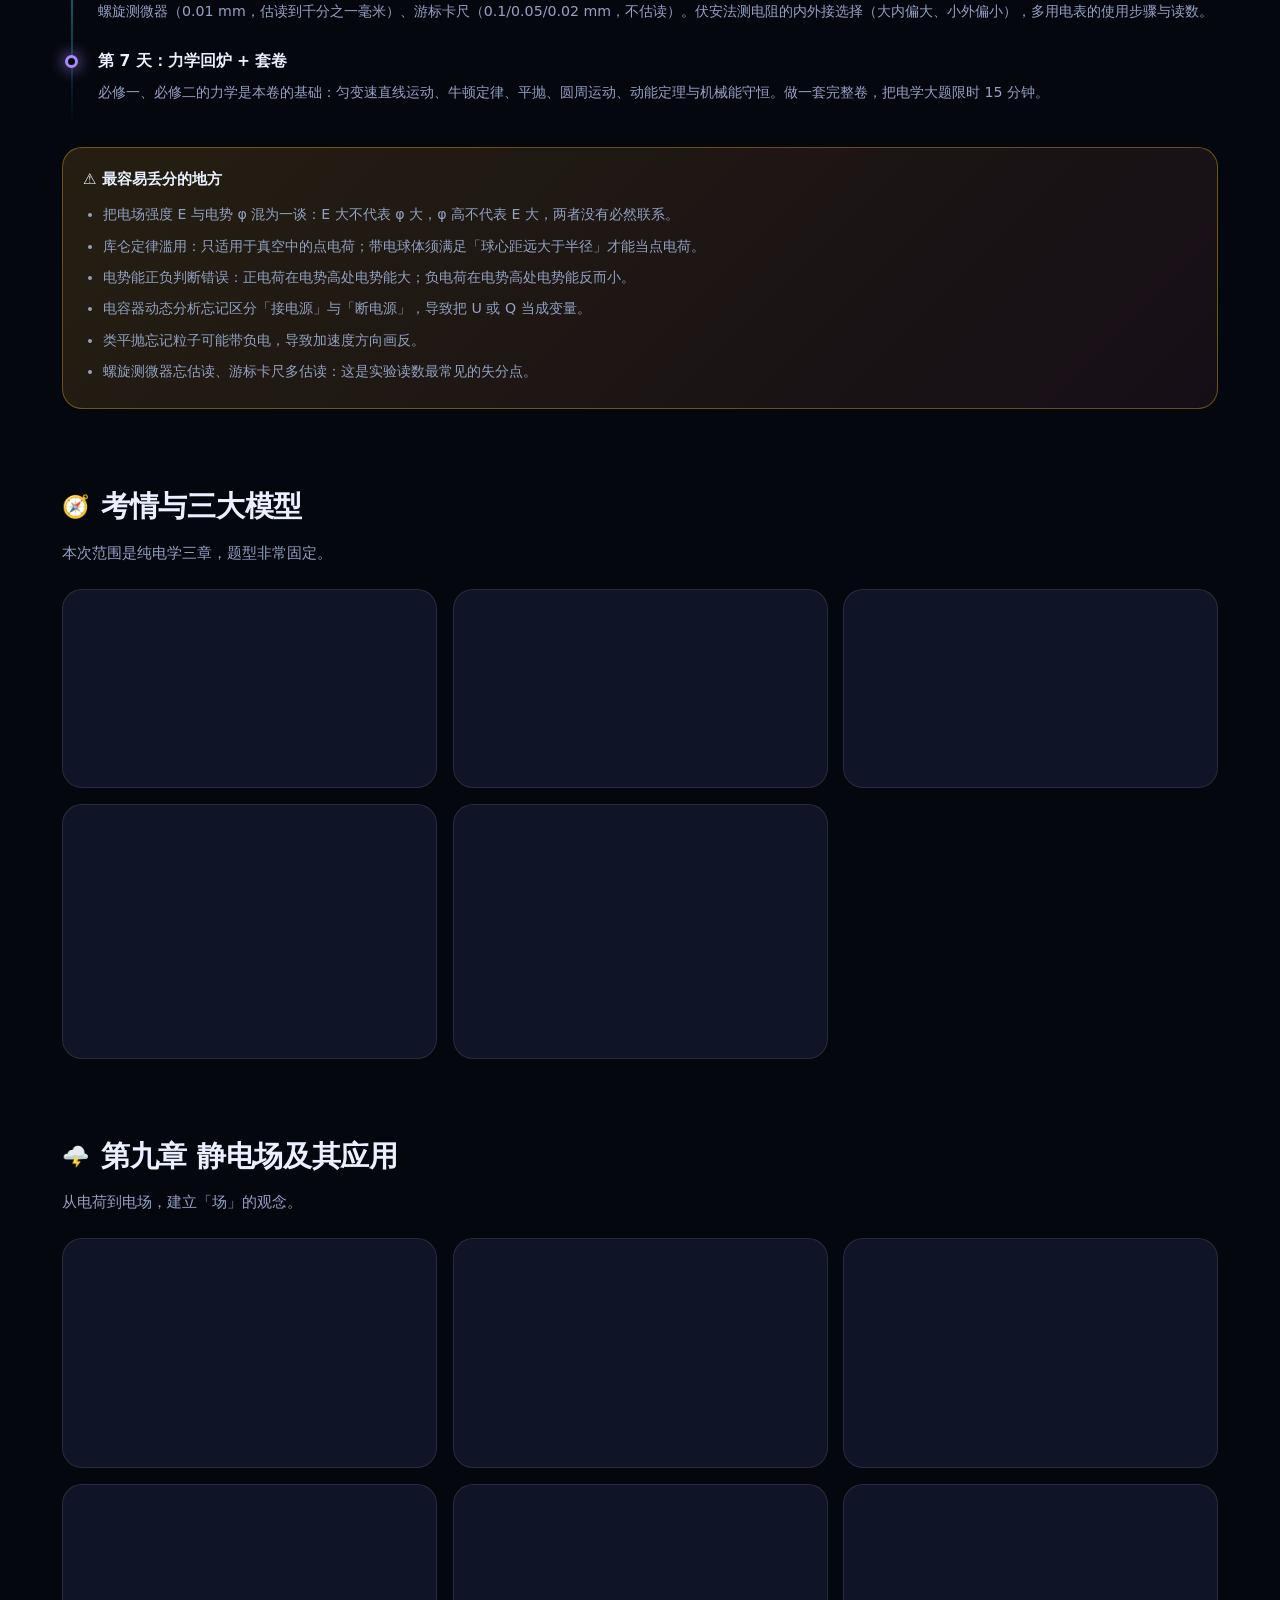
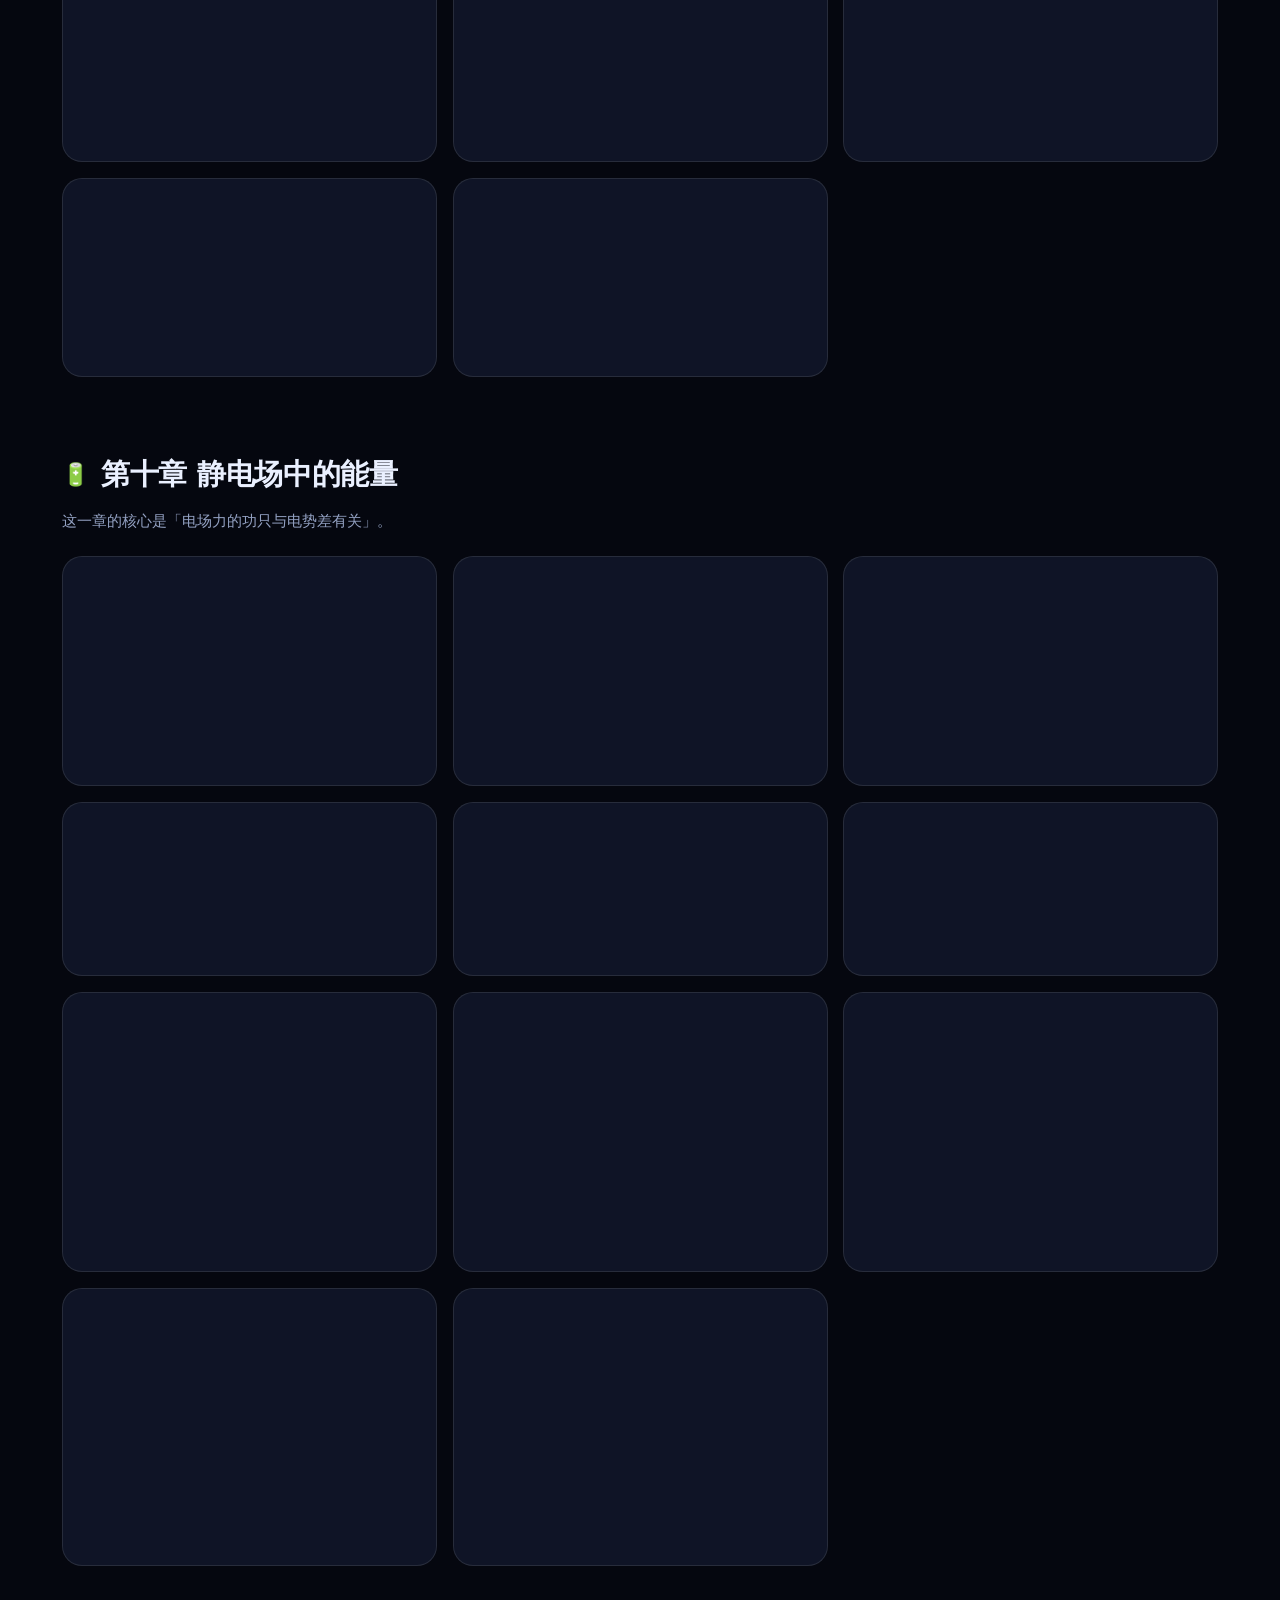
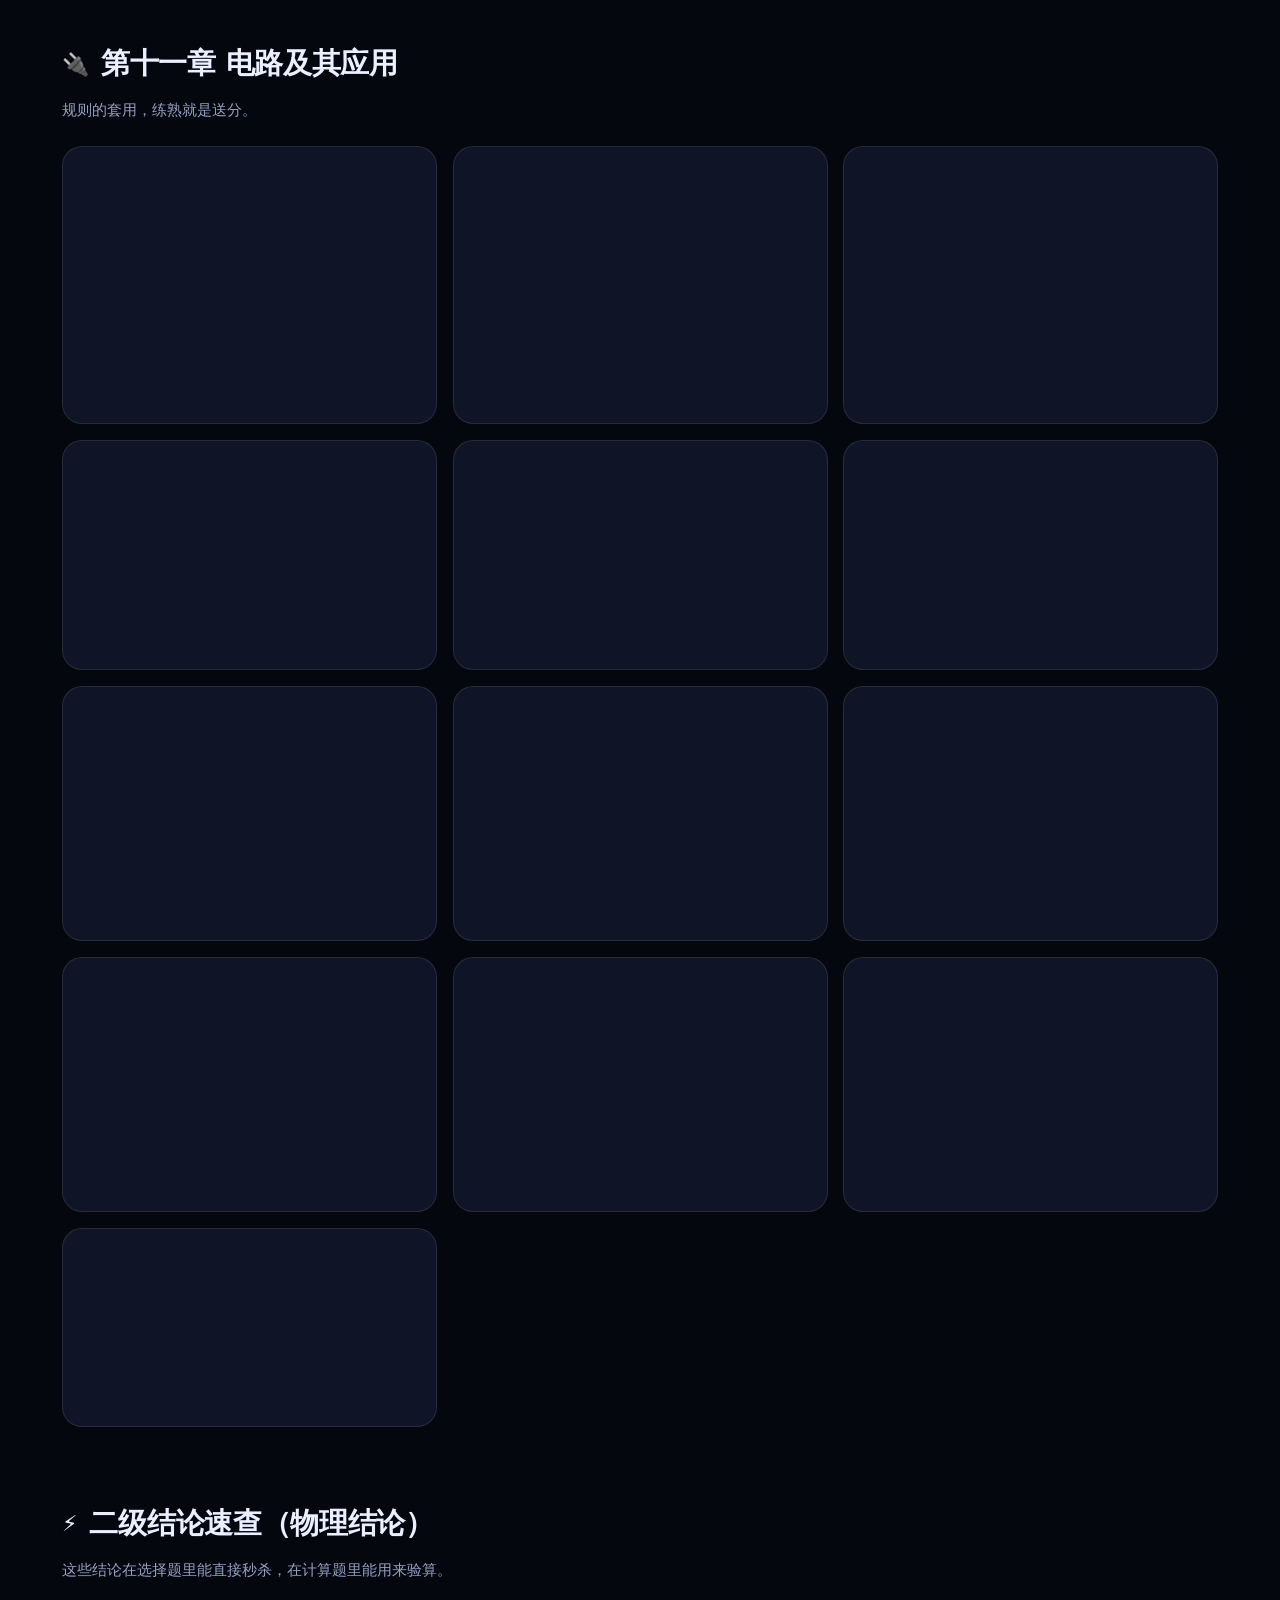
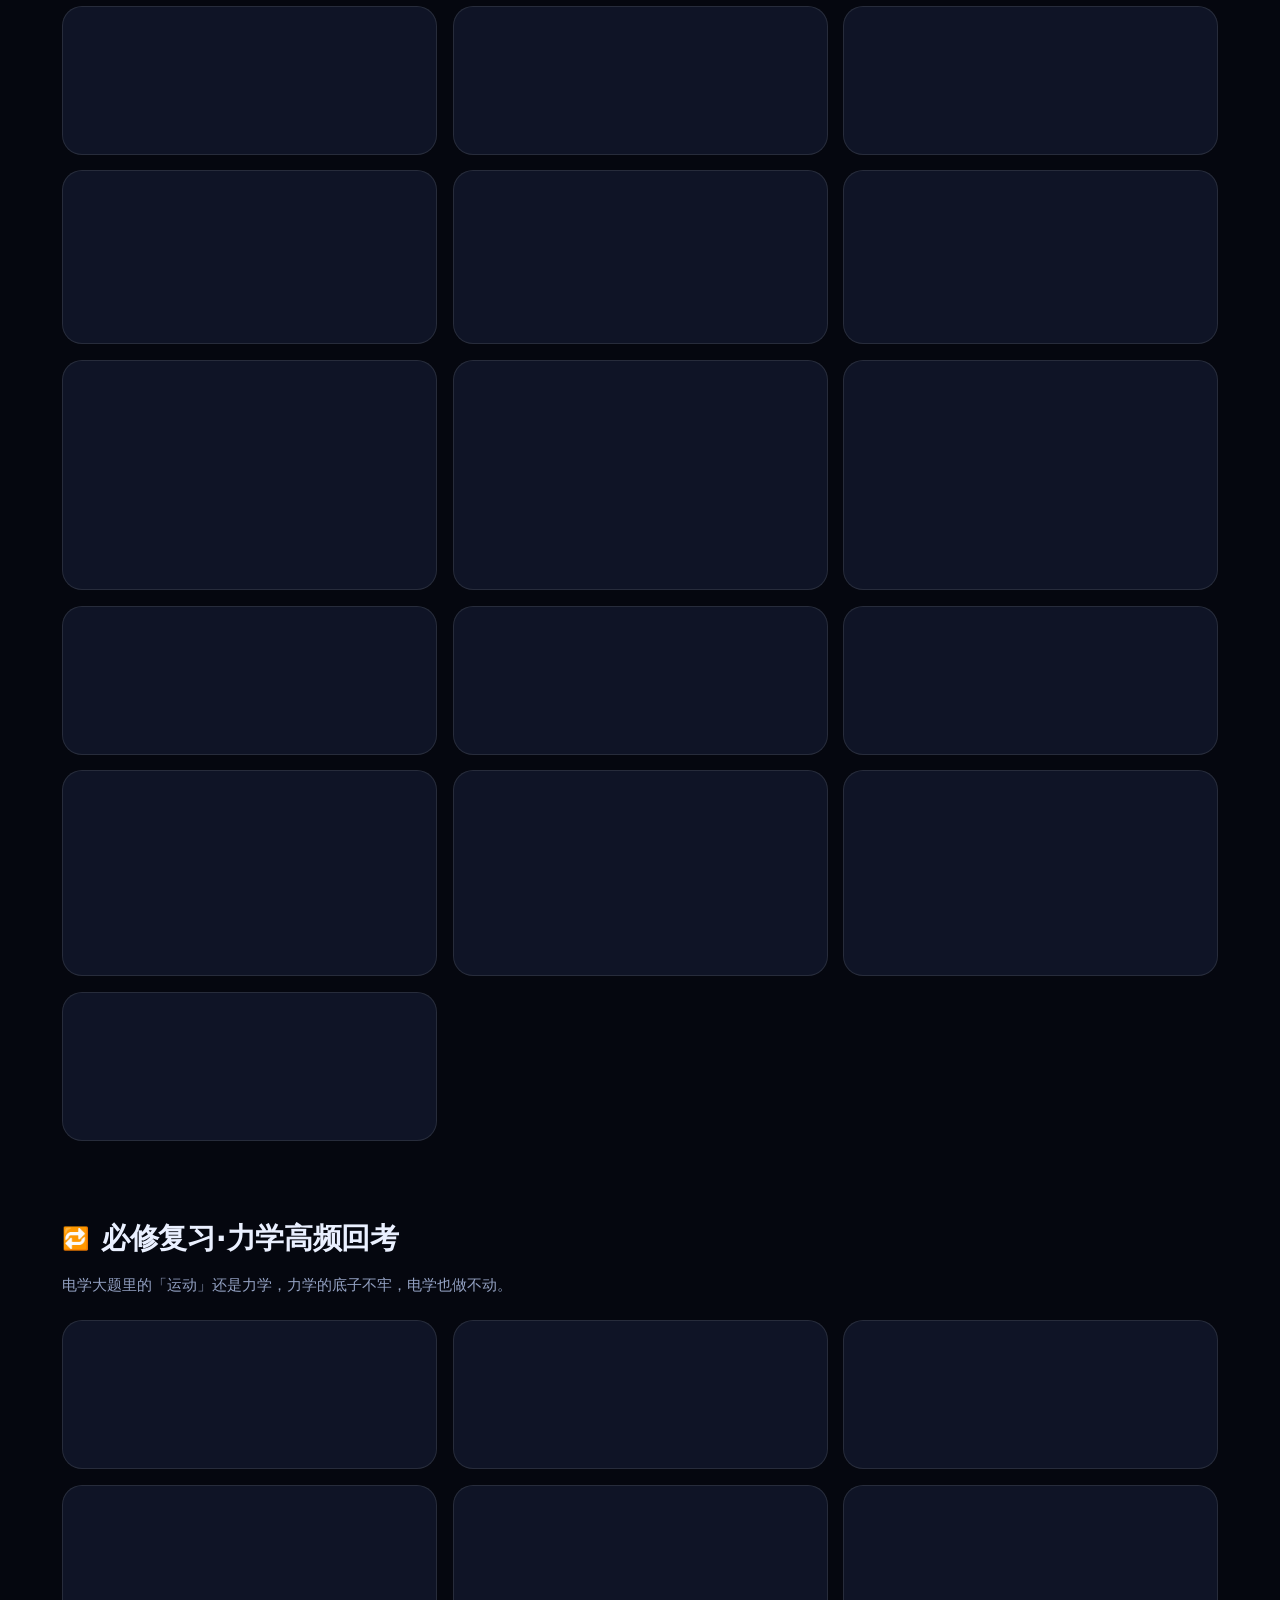
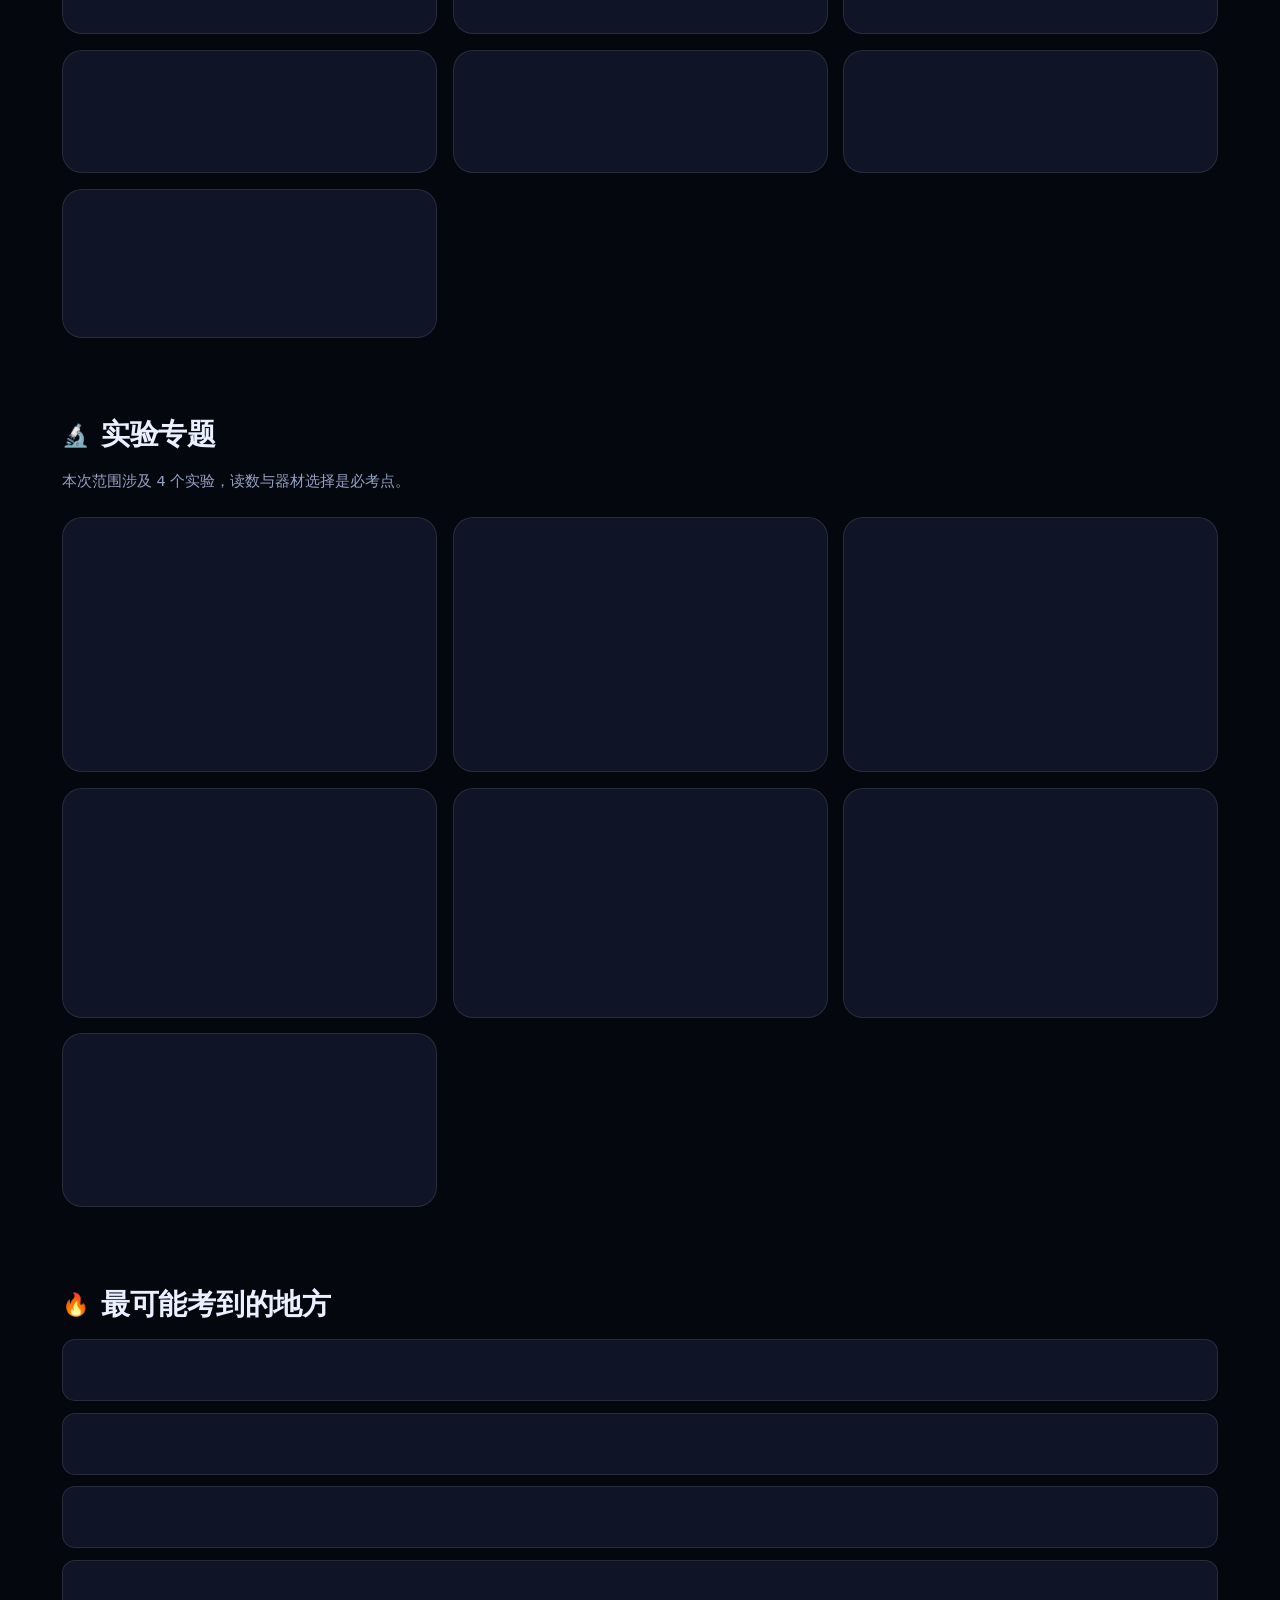
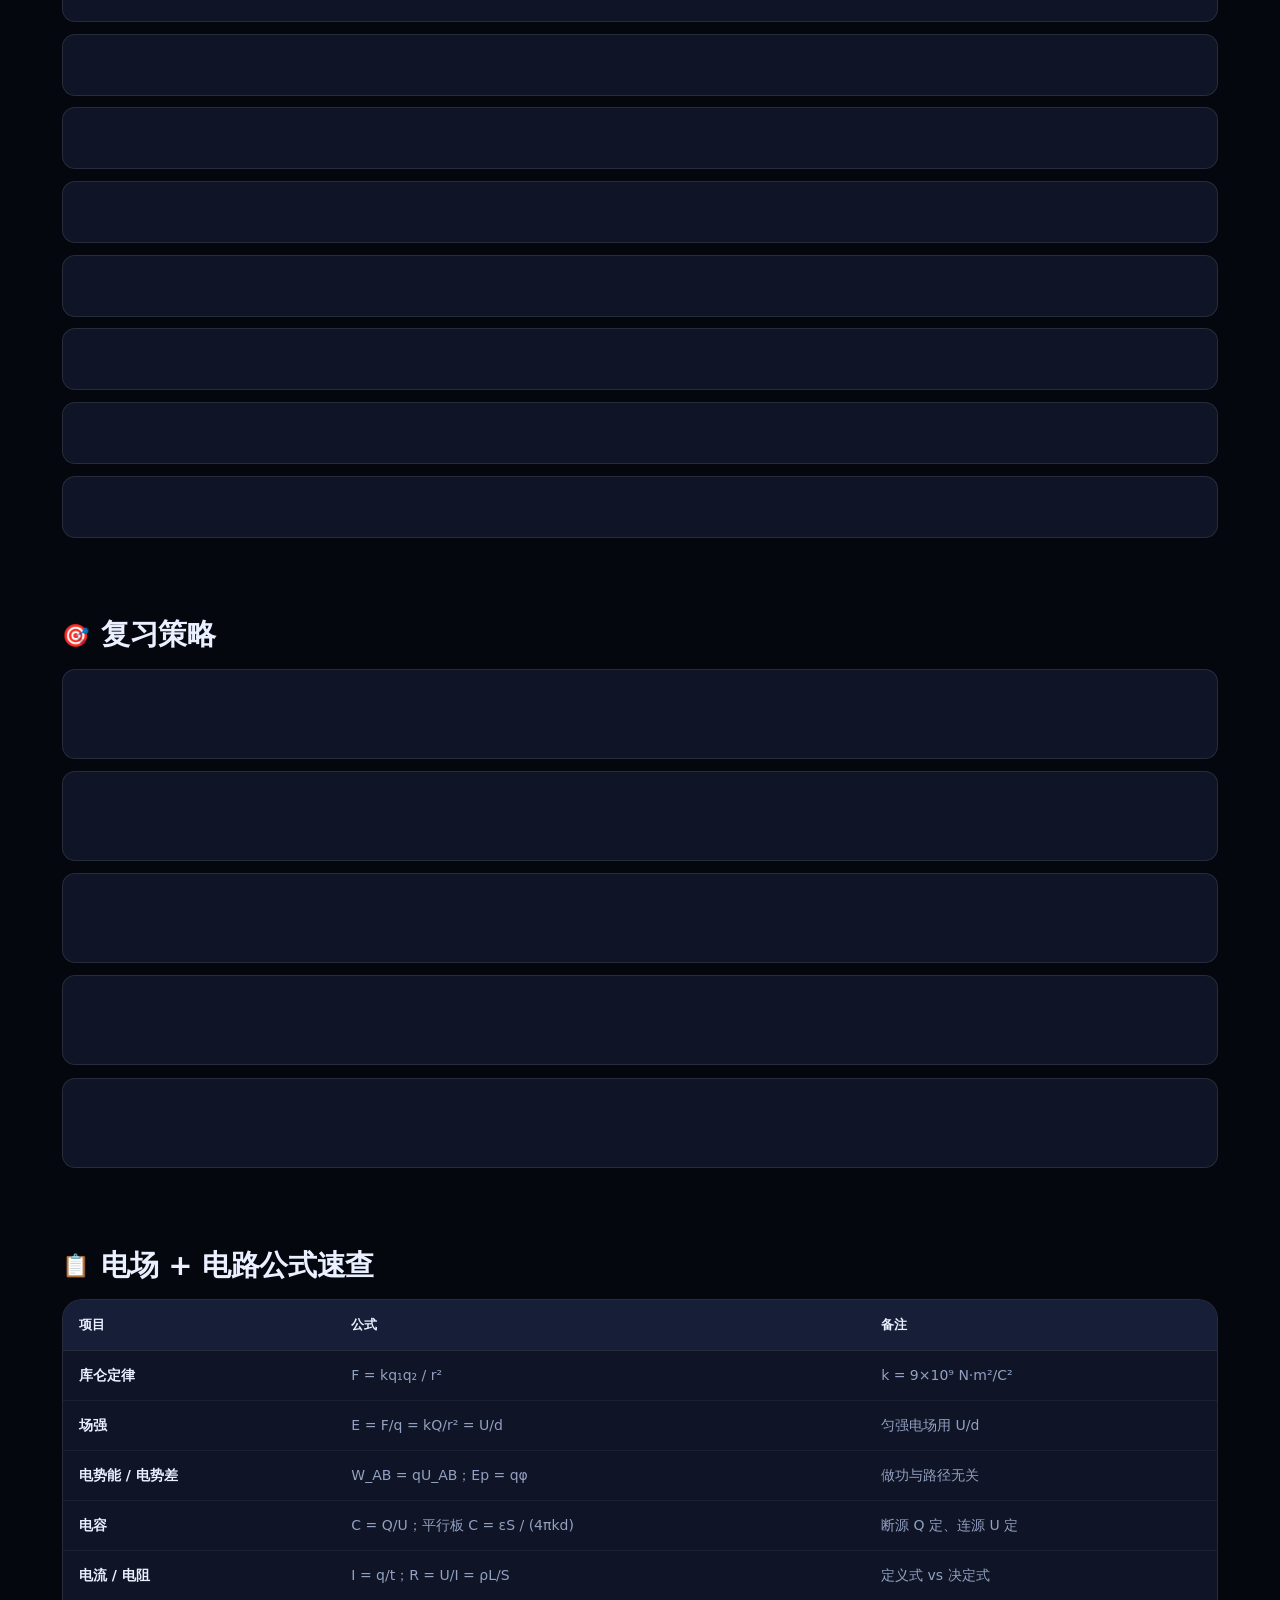
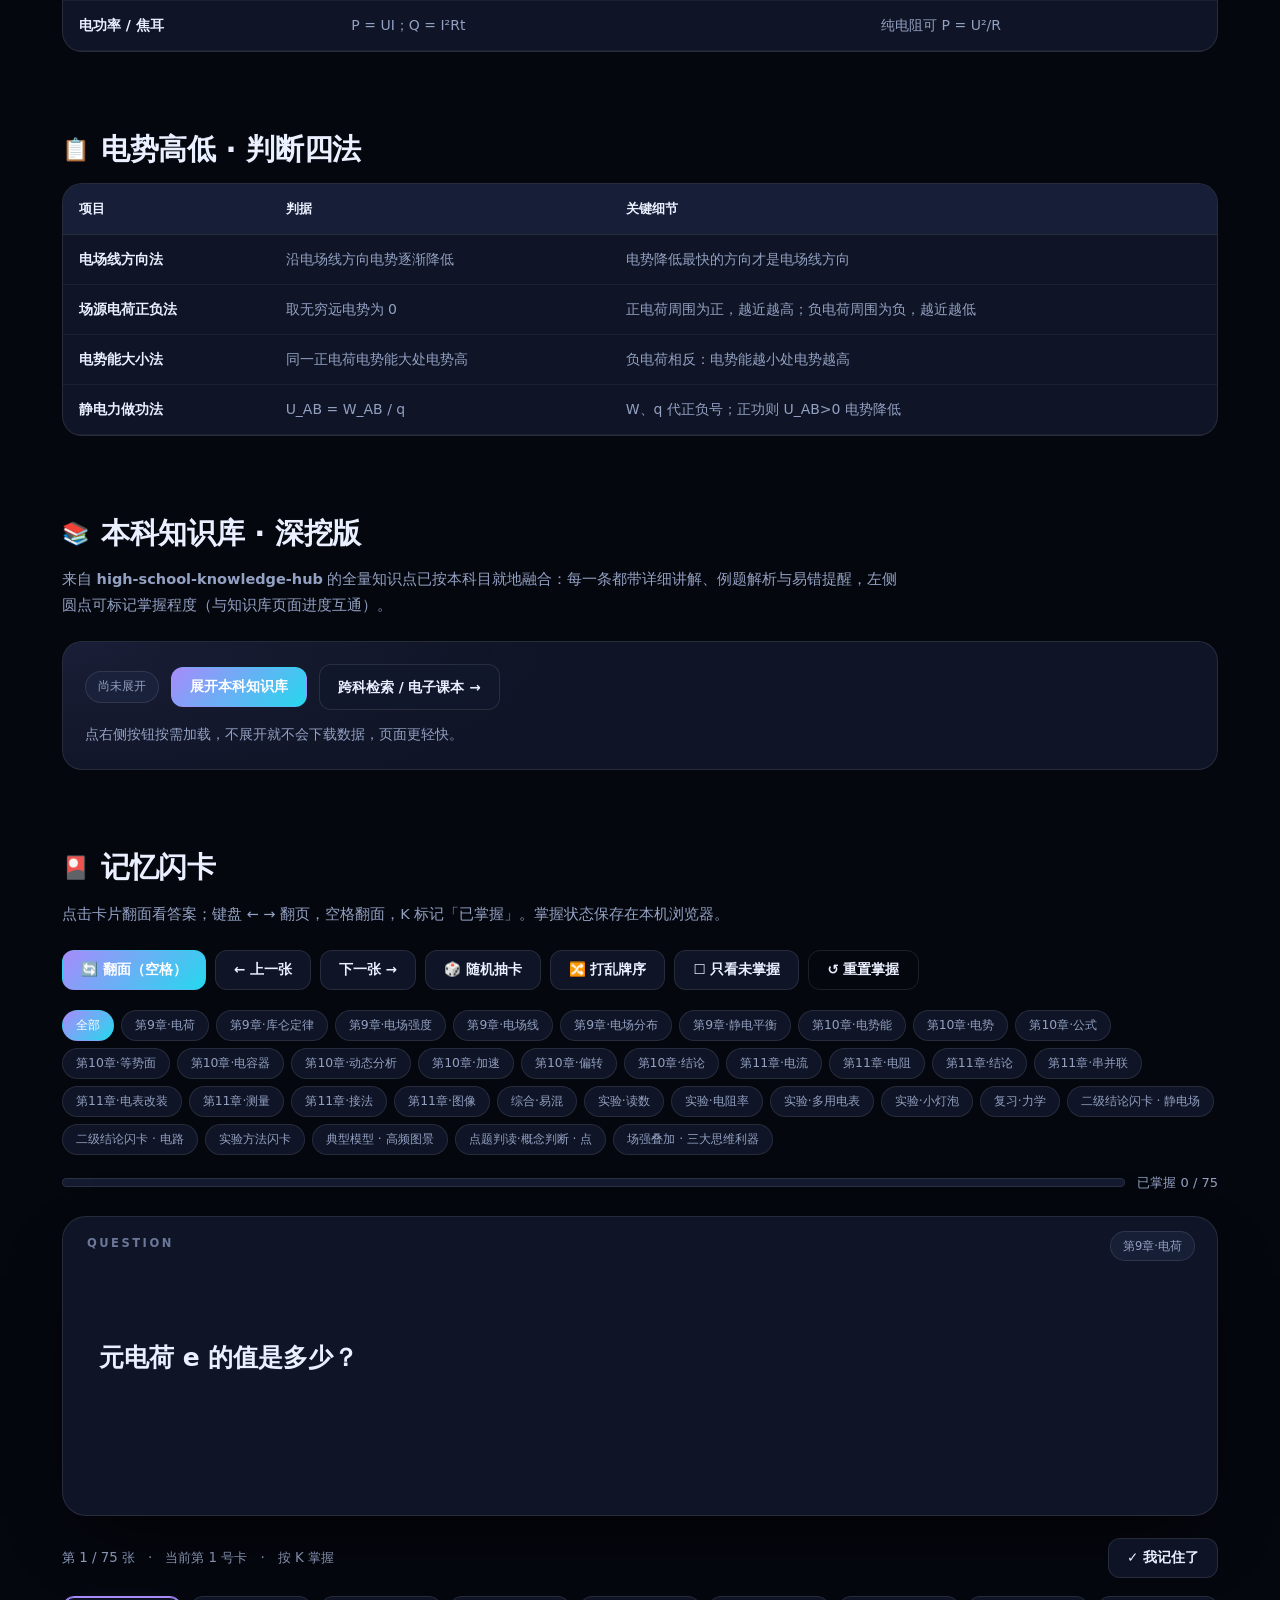
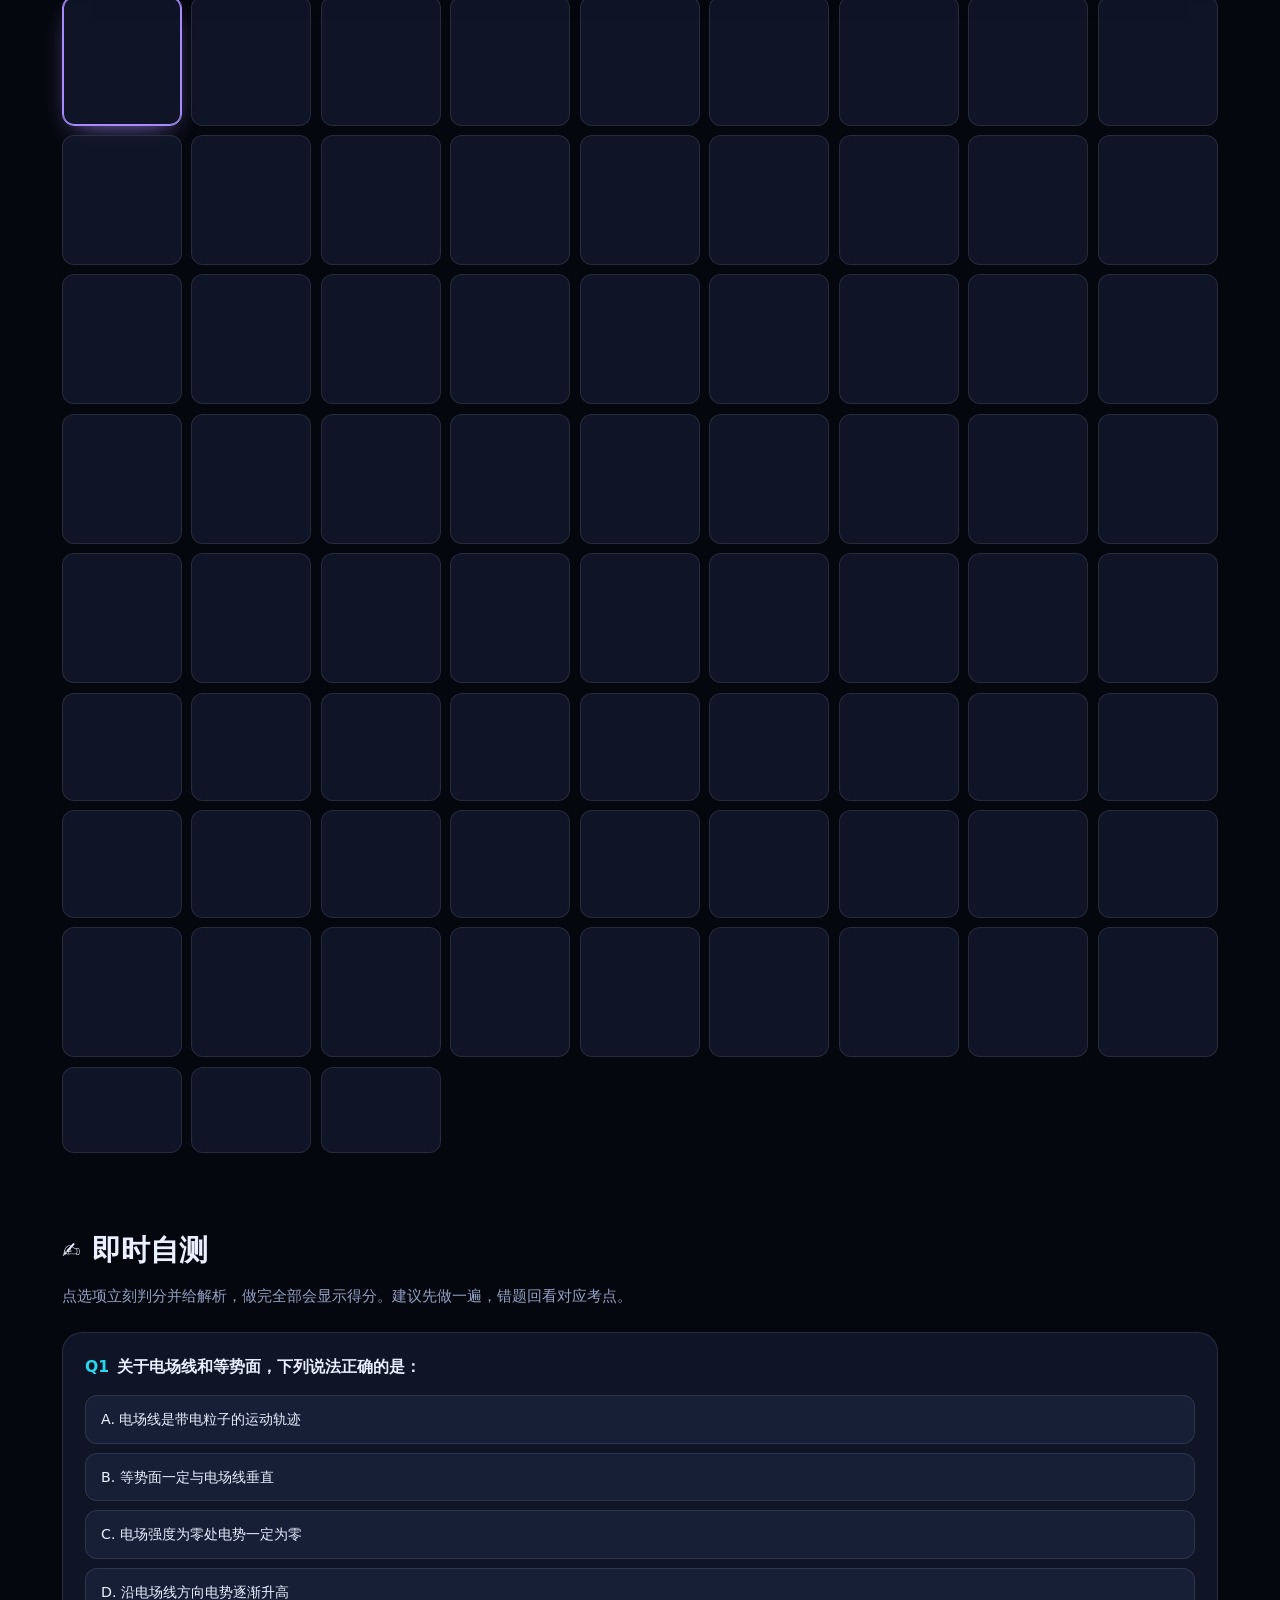
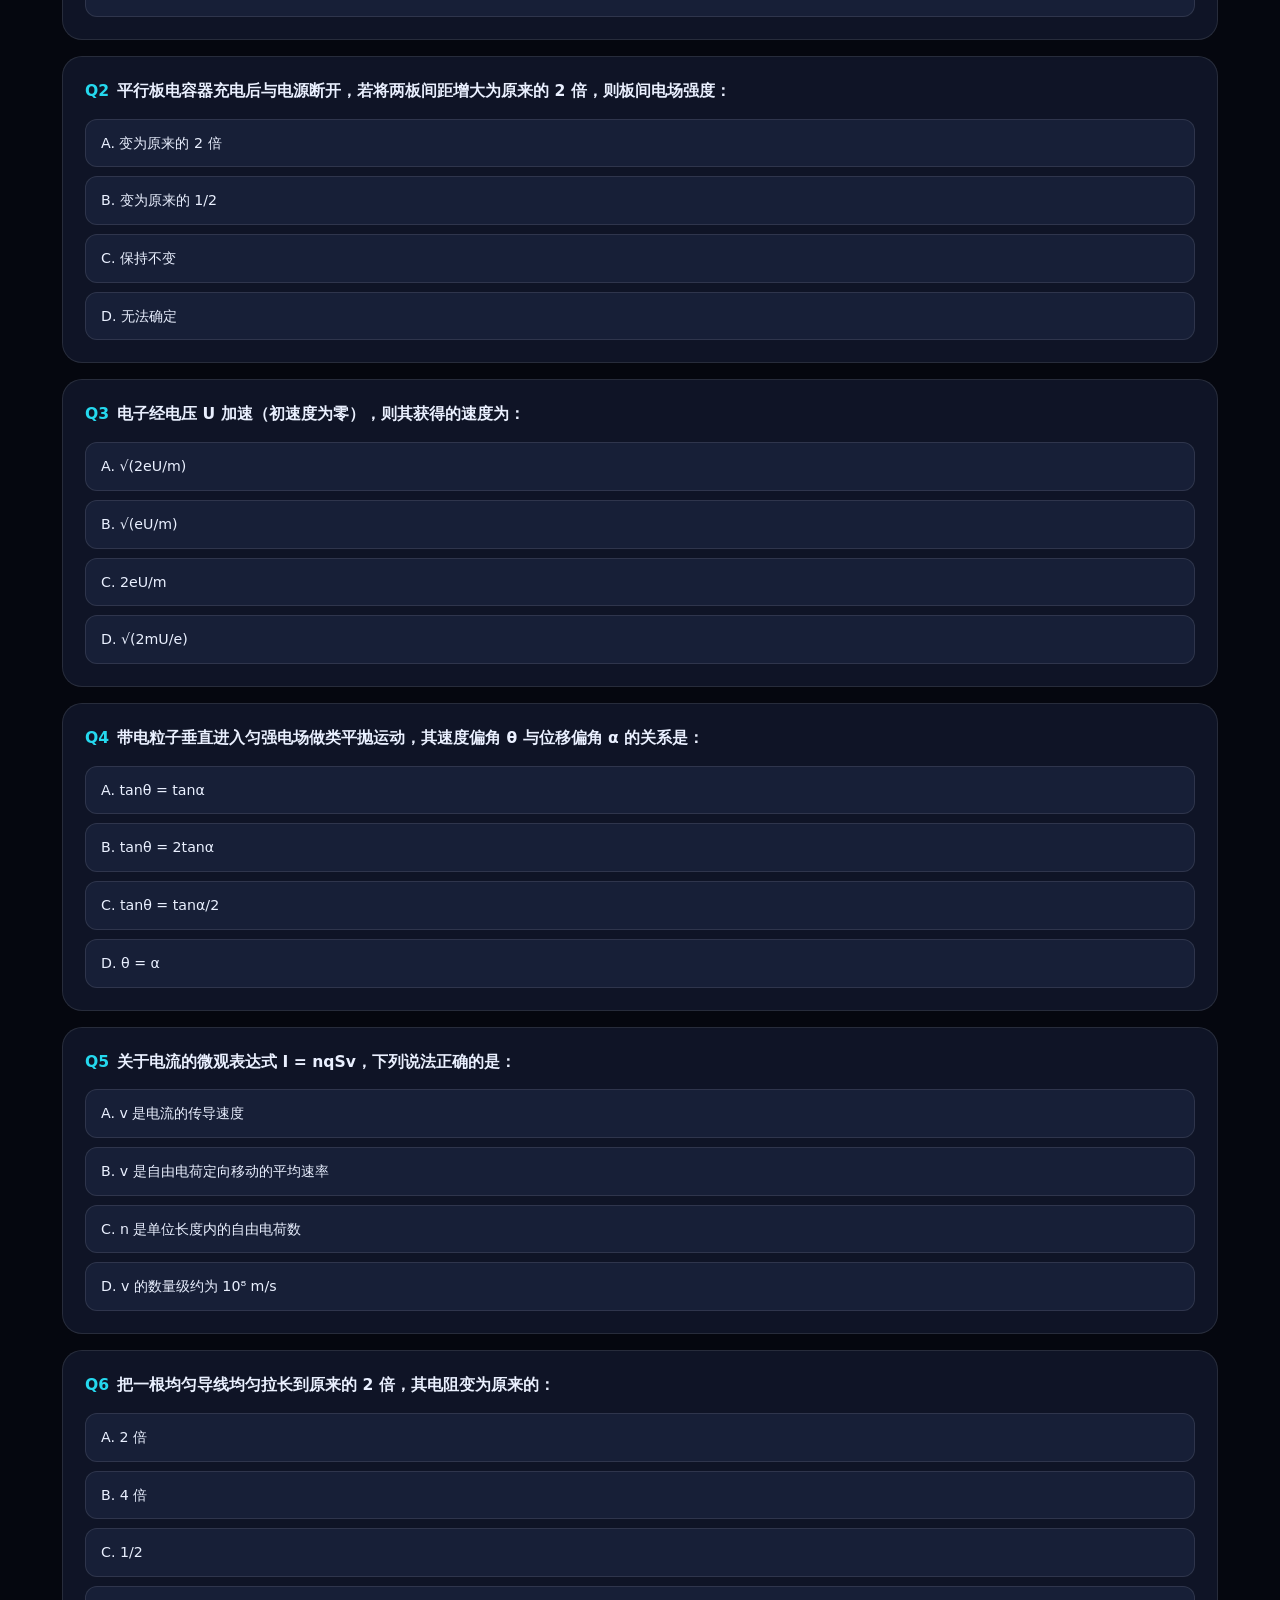
<file: subjects/physics.html>
<!doctype html>
<html lang="zh-CN" data-theme="dark">
<head>
<meta charset="utf-8">
<meta name="viewport" content="width=device-width,initial-scale=1">
<title>物理 · 高二上第一次月考复习 | 考点 · 知识库 · 闪卡 · 训练场</title>
<meta name="description" content="物理第一次月考融合复习：考点清单、速查结论、本科知识库、3D 闪卡、自测与训练场。">
<meta name="color-scheme" content="dark light">
<link rel="icon" href="data:image/svg+xml,<svg xmlns=%22http://www.w3.org/2000/svg%22 viewBox=%220 0 100 100%22><text y=%22.9em%22 font-size=%2290%22>📚</text></svg>">
<link rel="stylesheet" href="../assets/css/style.css">
</head>
<body>
<div class="aurora"><span></span><span></span><span></span><span></span></div>
<div class="grid-bg"></div>
<div id="app"><div class="boot"><span class="boot-dot"></span><span>正在装配复习站…</span></div></div>
<script src="../assets/js/motion.js" defer></script>
<script src="../assets/js/data/index.js" defer></script>
<script src="../assets/js/data/physics.js" defer></script>
<script src="../assets/js/data/gao2/extra-physics.js" defer></script>
<script src="../assets/js/data/quiz-physics.js" defer></script>
<script src="../assets/js/data/gao2/map.js" defer></script>
<script src="../assets/js/data/gao2/train.js" defer></script>
<script src="../assets/js/app.js" defer></script>
<script src="../assets/js/kb.js" defer></script>
<script src="../assets/js/dashboard.js" defer></script>
</body>
</html>
</file>
<file: assets/css/style.css>
/* ==========================================================================
   高二上 · 第一次月考复习站 —— 动态设计系统 v2
   由「极光 + 玻璃 + 3D 闪卡」升级为「流动光场 + 视差 + 弹簧动效」
   ========================================================================== */
*,*::before,*::after{box-sizing:border-box}

:root{
  --bg:#05070f; --ink:#eaf0ff; --dim:#93a1c2; --dim2:#6b7899;
  --panel:rgba(18,24,44,.80); --panel2:rgba(28,37,66,.68); --solid:#101830;
  --line:rgba(255,255,255,.10); --line2:rgba(255,255,255,.055);
  --accent:#5b8cff; --accent2:#25d8ee; --accent3:#a855f7;
  --ok:#34d399; --warn:#fbbf24; --bad:#fb7185;
  --r:20px; --r-s:13px;
  --shadow:0 30px 70px -30px rgba(0,0,0,.95);
  --glass:none; /* 性能：毛玻璃只保留在顶栏；其余用半透明底色 */
  --spring:cubic-bezier(.22,1,.36,1);
  --ease:cubic-bezier(.4,0,.2,1);
  --t-f:.28s; --t-m:.5s; --t-s:.8s;
}
:root[data-theme="light"]{
  --bg:#eef1fa; --ink:#111a30; --dim:#586283; --dim2:#8792ad;
  --panel:rgba(255,255,255,.90); --panel2:rgba(255,255,255,.76); --solid:#ffffff;
  --line:rgba(18,30,66,.11); --line2:rgba(18,30,66,.06);
  --shadow:0 26px 60px -32px rgba(30,50,110,.5);
}
html{scroll-behavior:smooth;-webkit-text-size-adjust:100%}
body{
  margin:0;min-height:100vh;color:var(--ink);line-height:1.78;overflow-x:hidden;
  font-family:"HarmonyOS Sans SC","PingFang SC","Microsoft YaHei",system-ui,-apple-system,"Segoe UI",sans-serif;
  -webkit-font-smoothing:antialiased;
  background:var(--bg);
}

/* ---------- 流动光场背景 ---------- */
.aurora{position:fixed;inset:-25% -15%;z-index:-3;pointer-events:none;overflow:hidden;filter:blur(46px)}
.aurora span{position:absolute;border-radius:50%;opacity:.5;will-change:transform;transform:translateZ(0)}
.aurora span:nth-child(1){width:44vw;height:44vw;left:-6%;top:-10%;background:radial-gradient(circle at 30% 30%,var(--accent),transparent 68%);animation:blobA 26s var(--ease) infinite}
.aurora span:nth-child(2){width:38vw;height:38vw;right:-8%;top:16%;background:radial-gradient(circle at 60% 40%,var(--accent2),transparent 68%);animation:blobB 32s var(--ease) infinite}
.aurora span:nth-child(3){width:34vw;height:34vw;left:24%;bottom:-14%;background:radial-gradient(circle at 50% 50%,var(--accent3),transparent 68%);animation:blobC 38s var(--ease) infinite}
.aurora span:nth-child(4){width:26vw;height:26vw;left:44%;top:34%;background:radial-gradient(circle at 50% 50%,#34d399,transparent 70%);opacity:.32;animation:blobB 44s var(--ease) infinite reverse}
:root[data-theme="light"] .aurora span{opacity:.3}
@keyframes blobA{0%,100%{transform:translate3d(0,0,0) scale(1)}33%{transform:translate3d(10%,12%,0) scale(1.18)}66%{transform:translate3d(-8%,6%,0) scale(.9)}}
@keyframes blobB{0%,100%{transform:translate3d(0,0,0) scale(1)}40%{transform:translate3d(-12%,10%,0) scale(1.22)}70%{transform:translate3d(6%,-10%,0) scale(.88)}}
@keyframes blobC{0%,100%{transform:translate3d(0,0,0) scale(1)}50%{transform:translate3d(14%,-12%,0) scale(1.15)}}

/* 网格 + 噪点 + 粒子画布 */
.grid-bg{position:fixed;inset:0;z-index:-2;pointer-events:none;opacity:.55;
  background-image:linear-gradient(var(--line2) 1px,transparent 1px),linear-gradient(90deg,var(--line2) 1px,transparent 1px);
  background-size:58px 58px;
  mask-image:radial-gradient(ellipse 90% 70% at 50% 0%,#000 10%,transparent 76%)}
#fx{position:fixed;inset:0;z-index:-1;pointer-events:none}

/* 顶部滚动进度 */
#scrollProg{position:fixed;left:0;top:0;height:3px;width:100%;z-index:200;pointer-events:none;
  background:linear-gradient(90deg,var(--accent),var(--accent2),var(--accent3));
  transform:scaleX(0);transform-origin:0 50%;box-shadow:0 0 18px var(--accent)}

.wrap{max-width:1200px;margin:0 auto;padding:0 22px;position:relative}
/* 首屏加载骨架：脚本就绪前的即时反馈 */
.boot{min-height:100vh;display:flex;align-items:center;justify-content:center;gap:12px;color:var(--dim);font-size:14.5px}
.boot-dot{width:12px;height:12px;border-radius:50%;background:linear-gradient(135deg,var(--accent),var(--accent2));
  box-shadow:0 0 18px var(--accent);animation:pulse 1.6s var(--ease) infinite}
a{color:inherit;text-decoration:none}
img{max-width:100%}

/* ---------- 顶部导航 ---------- */
.topbar{position:sticky;top:0;z-index:120;
  background:linear-gradient(180deg,color-mix(in srgb,var(--bg) 95%,transparent),color-mix(in srgb,var(--bg) 80%,transparent));
  border-bottom:1px solid var(--line)}
.topbar::after{content:"";position:absolute;left:0;right:0;bottom:-1px;height:1px;
  background:linear-gradient(90deg,transparent,var(--accent),var(--accent2),transparent);opacity:.75;
  background-size:200% 100%;animation:slideBg 6s linear infinite}
@keyframes slideBg{to{background-position:200% 0}}
.topbar .wrap{display:flex;align-items:center;gap:14px;height:64px}
.brand{display:flex;align-items:center;gap:10px;font-weight:800;letter-spacing:.3px;white-space:nowrap;font-size:15px}
.brand .dot{width:12px;height:12px;border-radius:50%;background:linear-gradient(135deg,var(--accent),var(--accent2));
  box-shadow:0 0 16px var(--accent);animation:pulse 2.6s var(--ease) infinite}
@keyframes pulse{0%,100%{transform:scale(1);opacity:1}50%{transform:scale(1.35);opacity:.75}}
.navtabs{display:flex;gap:5px;margin-left:auto;overflow-x:auto;scrollbar-width:none}
.navtabs::-webkit-scrollbar{display:none}
.navtabs a{position:relative;padding:8px 13px;border-radius:999px;font-size:13.4px;color:var(--dim);
  border:1px solid transparent;transition:all var(--t-f) var(--spring);white-space:nowrap}
.navtabs a:hover{color:var(--ink);background:var(--panel2);border-color:var(--line);transform:translateY(-2px)}
.navtabs a.active{color:#fff;background:linear-gradient(135deg,var(--accent),var(--accent2));
  box-shadow:0 10px 26px -10px var(--accent)}
.iconbtn{width:40px;height:40px;flex:0 0 auto;border-radius:12px;border:1px solid var(--line);background:var(--panel);
  color:var(--ink);cursor:pointer;font-size:16px;display:grid;place-items:center;transition:all var(--t-f) var(--spring)}
.iconbtn:hover{transform:translateY(-3px) rotate(12deg);border-color:var(--accent);box-shadow:0 12px 26px -12px var(--accent)}

/* ---------- 弹簧入场 ---------- */
.reveal{opacity:0;transform:translateY(30px);transition:opacity var(--t-s) var(--spring),transform var(--t-s) var(--spring)}
.reveal[data-anim="left"]{transform:translateX(-34px)}
.reveal[data-anim="right"]{transform:translateX(34px)}
.reveal[data-anim="scale"]{transform:scale(.92)}
.reveal[data-anim="blur"]{transform:translateY(20px) scale(.985)}
.reveal.in{opacity:1;transform:none;filter:none}

/* ---------- Hero ---------- */
.hero{padding:70px 0 34px;position:relative}
.hero h1{margin:0 0 16px;font-size:clamp(30px,5.6vw,54px);line-height:1.14;font-weight:900;letter-spacing:-1px}
.hero h1 .grad{background:linear-gradient(110deg,var(--accent),var(--accent2) 38%,var(--accent3) 72%,var(--accent));
  background-size:250% 100%;-webkit-background-clip:text;background-clip:text;color:transparent;animation:flow 8s linear infinite}
@keyframes flow{to{background-position:250% 0}}
.hero p.lead{color:var(--dim);max-width:790px;margin:0 0 24px;font-size:16px}
.pills{display:flex;flex-wrap:wrap;gap:10px;margin-bottom:24px}
.pill{padding:7px 15px;border-radius:999px;border:1px solid var(--line);background:var(--panel);font-size:13px;color:var(--dim);
  backdrop-filter:var(--glass);transition:all var(--t-f) var(--spring)}
.pill:hover{transform:translateY(-3px);color:var(--ink);border-color:var(--accent)}
.pill b{color:var(--ink)}
.stats{display:grid;grid-template-columns:repeat(auto-fit,minmax(148px,1fr));gap:14px;margin-top:6px}
.stat{padding:18px;border-radius:var(--r-s);border:1px solid var(--line);background:var(--panel);backdrop-filter:var(--glass);
  transition:transform var(--t-f) var(--spring),box-shadow var(--t-f)}
.stat:hover{transform:translateY(-6px);box-shadow:var(--shadow)}
.stat .k{font-size:12.5px;color:var(--dim2);letter-spacing:.5px}
.stat .v{font-size:27px;font-weight:900;background:linear-gradient(120deg,var(--accent),var(--accent2));
  -webkit-background-clip:text;background-clip:text;color:transparent;font-variant-numeric:tabular-nums}

/* ---------- 学科入口 ---------- */
.subgrid{display:grid;grid-template-columns:repeat(auto-fill,minmax(290px,1fr));gap:18px;padding:16px 0 20px}
.subcard{position:relative;padding:24px;border-radius:var(--r);border:1px solid var(--line);background:var(--panel);
  backdrop-filter:var(--glass);overflow:hidden;transform-style:preserve-3d;
  transition:transform var(--t-m) var(--spring),box-shadow var(--t-m),border-color var(--t-m)}
.subcard::before{content:"";position:absolute;inset:0;background:radial-gradient(520px 240px at var(--mx,100%) var(--my,0%),var(--c,#5b8cff),transparent 68%);opacity:.3;transition:opacity var(--t-m)}
.subcard::after{content:"";position:absolute;inset:0;border-radius:inherit;padding:1px;pointer-events:none;opacity:0;transition:opacity var(--t-m);
  background:conic-gradient(from var(--ang,0deg),var(--c,#5b8cff),transparent 30%,var(--c,#5b8cff) 60%,transparent);
  -webkit-mask:linear-gradient(#000 0 0) content-box,linear-gradient(#000 0 0);-webkit-mask-composite:xor;mask-composite:exclude}
.subcard:hover{transform:translateY(-6px);box-shadow:var(--shadow);border-color:transparent}
.subcard:hover::before{opacity:.62}
.subcard:hover::after{opacity:1;animation:spin 5s linear infinite}
@keyframes spin{to{--ang:360deg}}
@property --ang{syntax:'<angle>';initial-value:0deg;inherits:false}
.subcard .emoji{font-size:36px;margin-bottom:10px;display:block;position:relative;transition:transform var(--t-m) var(--spring)}
.subcard:hover .emoji{transform:scale(1.18) rotate(-8deg)}
.subcard h3{margin:0 0 6px;font-size:20px;font-weight:800;position:relative}
.subcard .rng{font-size:13px;color:var(--dim);position:relative;min-height:46px}
.subcard .go{margin-top:14px;display:inline-flex;align-items:center;gap:7px;font-size:13.5px;font-weight:700;color:var(--c,#5b8cff);position:relative}
.subcard .go i{transition:transform var(--t-f) var(--spring)}
.subcard:hover .go i{transform:translateX(6px)}

/* ---------- 板块 ---------- */
section.block{padding:36px 0;scroll-margin-top:84px}
.sec-head{display:flex;align-items:center;gap:12px;margin-bottom:8px}
.sec-head h2{margin:0;font-size:clamp(21px,3vw,29px);font-weight:850;letter-spacing:-.3px}
.sec-head .ic{font-size:22px;display:inline-block;transition:transform var(--t-m) var(--spring)}
section.block:hover .sec-head .ic{transform:translateY(-4px) rotate(-10deg) scale(1.12)}
.sec-sub{color:var(--dim);font-size:14.5px;margin:0 0 22px;max-width:840px}
.chips{display:flex;flex-wrap:wrap;gap:8px;margin:18px 0 6px}
.chips a{font-size:13px;padding:7px 14px;border-radius:999px;border:1px solid var(--line);background:var(--panel);color:var(--dim);
  transition:all var(--t-f) var(--spring)}
.chips a:hover{color:var(--ink);border-color:var(--accent);transform:translateY(-3px)}
.chips a.active{background:linear-gradient(135deg,var(--accent),var(--accent2));color:#fff;border-color:transparent;box-shadow:0 10px 24px -12px var(--accent)}
.progwrap{display:flex;align-items:center;gap:12px;margin:16px 0 22px}
.progbar{flex:1;height:9px;border-radius:99px;background:var(--panel2);border:1px solid var(--line);overflow:hidden;position:relative}
.progbar i{display:block;height:100%;width:0;border-radius:99px;position:relative;
  background:linear-gradient(90deg,var(--accent),var(--accent2));transition:width var(--t-s) var(--spring)}
.progbar i::after{content:"";position:absolute;inset:0;background:linear-gradient(90deg,transparent,rgba(255,255,255,.55),transparent);
  animation:shimmer 2.2s linear infinite}
@keyframes shimmer{to{transform:translateX(200%)}}
.proglabel{font-size:13px;color:var(--dim);white-space:nowrap;font-variant-numeric:tabular-nums}

/* ---------- 渲染性能：屏幕外内容跳过布局与绘制 ---------- */
.kcard{content-visibility:auto;contain-intrinsic-size:auto 210px}
.pt{content-visibility:auto;contain-intrinsic-size:auto 46px}
.li{content-visibility:auto;contain-intrinsic-size:auto 84px}
.deckitem{content-visibility:auto;contain-intrinsic-size:auto 64px}

/* ---------- 考点卡片 ---------- */
.cards{display:grid;grid-template-columns:repeat(auto-fill,minmax(330px,1fr));gap:16px}
.kcard{position:relative;padding:20px 20px 18px;border-radius:var(--r);border:1px solid var(--line);background:var(--panel);
  backdrop-filter:var(--glass);overflow:hidden;
  transition:transform var(--t-f) var(--spring),border-color var(--t-f),box-shadow var(--t-f)}
.kcard::before{content:"";position:absolute;inset:0;opacity:0;transition:opacity var(--t-m);pointer-events:none;
  background:radial-gradient(380px 200px at var(--mx,50%) var(--my,50%),color-mix(in srgb,var(--accent) 30%,transparent),transparent 70%)}
.kcard::after{content:"";position:absolute;left:0;top:0;height:100%;width:3px;
  background:linear-gradient(180deg,var(--accent),var(--accent2));transform:scaleY(0);transform-origin:top;transition:transform var(--t-m) var(--spring)}
.kcard:hover{transform:translateY(-4px);border-color:var(--accent)}
.kcard:hover::before{opacity:1}
.kcard:hover::after{transform:scaleY(1)}
.kcard h4{margin:0 0 8px;font-size:16.5px;font-weight:800;padding-right:46px;line-height:1.5}
.kcard .d{color:var(--dim);font-size:14.2px;margin:0}
.kcard .tip{margin:12px 0 0;padding:10px 12px;border-radius:11px;font-size:13.2px;color:var(--ink);
  background:linear-gradient(135deg,color-mix(in srgb,var(--accent) 16%,transparent),color-mix(in srgb,var(--accent2) 9%,transparent));
  border:1px solid var(--line)}
.kcard .tip b{color:var(--accent2)}
.freq{position:absolute;right:16px;top:16px;font-size:11px;color:var(--dim2);letter-spacing:1px}
.master{position:absolute;right:12px;bottom:12px;width:31px;height:31px;border-radius:50%;border:1px solid var(--line);
  background:var(--panel2);color:var(--dim2);cursor:pointer;font-size:14px;display:grid;place-items:center;
  transition:all var(--t-f) var(--spring)}
.master:hover{transform:scale(1.16);border-color:var(--ok)}
.master.on{background:linear-gradient(135deg,var(--ok),#10b981);color:#04120c;border-color:transparent;box-shadow:0 0 22px -4px var(--ok);
  animation:pop .45s var(--spring)}
@keyframes pop{0%{transform:scale(.6)}60%{transform:scale(1.25)}100%{transform:scale(1)}}

/* ---------- 表格 / 列表 ---------- */
.tblwrap{overflow-x:auto;border-radius:var(--r);border:1px solid var(--line);background:var(--panel);backdrop-filter:var(--glass)}
table.tbl{width:100%;border-collapse:collapse;font-size:14px;min-width:560px}
table.tbl th{text-align:left;padding:13px 16px;background:var(--panel2);color:var(--ink);font-weight:700;font-size:13.4px;
  border-bottom:1px solid var(--line);white-space:nowrap;position:sticky;top:0;backdrop-filter:var(--glass)}
table.tbl td{padding:12px 16px;border-bottom:1px solid var(--line2);color:var(--dim);vertical-align:top}
table.tbl tr{transition:background var(--t-f)}
table.tbl tbody tr:hover td{background:color-mix(in srgb,var(--accent) 9%,transparent)}
table.tbl td:first-child{color:var(--ink);font-weight:700;white-space:nowrap}
.word{font-family:"JetBrains Mono",Consolas,monospace;color:var(--accent2);font-weight:700}
.list{display:grid;gap:12px}
.li{padding:15px 18px;border-radius:var(--r-s);border:1px solid var(--line);background:var(--panel);backdrop-filter:var(--glass);
  display:flex;gap:14px;align-items:flex-start;transition:transform var(--t-f) var(--spring),border-color var(--t-f)}
.li:hover{transform:translateX(8px);border-color:var(--accent)}
.li .n{flex:0 0 auto;width:27px;height:27px;border-radius:9px;display:grid;place-items:center;font-size:12.5px;font-weight:800;
  background:linear-gradient(135deg,var(--accent),var(--accent2));color:#fff;margin-top:2px}
.li .c{flex:1}
.li .c b{display:block;font-size:15px;margin-bottom:3px}
.li .c span{color:var(--dim);font-size:14px}

/* ---------- 时间轴 ---------- */
.steps{position:relative;padding-left:30px;margin:0;list-style:none}
.steps::before{content:"";position:absolute;left:9px;top:6px;bottom:6px;width:2px;
  background:linear-gradient(180deg,var(--accent),var(--accent2),transparent)}
.step{position:relative;padding:0 0 22px 6px}
.step::before{content:"";position:absolute;left:-27px;top:7px;width:13px;height:13px;border-radius:50%;
  background:var(--bg);border:3px solid var(--accent);box-shadow:0 0 16px var(--accent);animation:pulse 3s var(--ease) infinite}
.step b{display:block;font-size:15.5px;margin-bottom:3px}
.step span{color:var(--dim);font-size:14.2px}
.warnbox{margin-top:18px;padding:18px 20px;border-radius:var(--r);border:1px solid rgba(251,191,36,.35);
  background:linear-gradient(135deg,rgba(251,191,36,.13),rgba(251,113,133,.07))}
.warnbox h4{margin:0 0 10px;font-size:15px}
.warnbox ul{margin:0;padding-left:20px;color:var(--dim);font-size:14.2px}
.warnbox li{margin-bottom:6px}

/* ---------- 按钮 ---------- */
.btn{position:relative;overflow:hidden;padding:10px 18px;border-radius:12px;border:1px solid var(--line);background:var(--panel);
  color:var(--ink);cursor:pointer;font-size:13.6px;font-weight:650;font-family:inherit;
  display:inline-flex;align-items:center;gap:7px;transition:transform var(--t-f) var(--spring),border-color var(--t-f),box-shadow var(--t-f)}
.btn:hover{transform:translateY(-3px);border-color:var(--accent);box-shadow:0 14px 30px -18px var(--accent)}
.btn:active{transform:translateY(0) scale(.97)}
.btn.primary{background:linear-gradient(135deg,var(--accent),var(--accent2));border-color:transparent;color:#fff}
.btn.ghost{background:transparent}
.btn.on{background:linear-gradient(135deg,var(--ok),#10b981);border-color:transparent;color:#04120c}
.ripple{position:absolute;border-radius:50%;transform:scale(0);background:rgba(255,255,255,.45);animation:rip .6s var(--ease) forwards;pointer-events:none}
@keyframes rip{to{transform:scale(3.2);opacity:0}}

/* ---------- 闪卡 ---------- */
.fc-toolbar{display:flex;flex-wrap:wrap;gap:9px;align-items:center;margin-bottom:20px}
.tagbar{display:flex;flex-wrap:wrap;gap:7px}
.tagchip{font-size:12.4px;padding:6px 13px;border-radius:999px;border:1px solid var(--line);background:var(--panel);
  color:var(--dim);cursor:pointer;transition:all var(--t-f) var(--spring);font-family:inherit}
.tagchip:hover{color:var(--ink);transform:translateY(-2px)}
.tagchip.on{background:linear-gradient(135deg,var(--accent),var(--accent2));color:#fff;border-color:transparent}
.fcstage{perspective:1800px;margin-bottom:22px}
.fc-tilt{transform-style:preserve-3d;transition:transform .25s var(--spring)}
.flipcard{position:relative;width:100%;min-height:300px;transform-style:preserve-3d;cursor:pointer;
  transition:transform .8s var(--spring)}
.flipcard.flipped{transform:rotateY(180deg)}
.fcface{position:absolute;inset:0;backface-visibility:hidden;-webkit-backface-visibility:hidden;border-radius:24px;
  border:1px solid var(--line);background:var(--panel);backdrop-filter:var(--glass);padding:32px 36px;
  display:flex;flex-direction:column;justify-content:center;box-shadow:var(--shadow);overflow:auto}
.fcface.back{transform:rotateY(180deg);
  background:linear-gradient(135deg,color-mix(in srgb,var(--accent) 18%,transparent),color-mix(in srgb,var(--accent2) 10%,transparent)),var(--panel)}
.fcface .side{position:absolute;top:16px;left:24px;font-size:11.5px;letter-spacing:2.5px;color:var(--dim2);font-weight:800}
.fcface .tagname{position:absolute;top:14px;right:22px;font-size:11.5px;padding:4px 12px;border-radius:999px;
  background:var(--panel2);border:1px solid var(--line);color:var(--dim)}
.fcface .qtext{font-size:clamp(18px,2.6vw,25px);font-weight:800;line-height:1.6}
.fcface .atext{font-size:clamp(15px,1.9vw,18px);line-height:1.95;color:var(--ink);white-space:pre-wrap}
.fcface .hintline{margin-top:16px;font-size:13px;color:var(--dim2)}
.fc-face-glow{position:absolute;inset:-2px;border-radius:24px;pointer-events:none;z-index:-1;opacity:0;filter:blur(20px);
  background:linear-gradient(130deg,var(--accent),var(--accent2),var(--accent3));transition:opacity var(--t-m)}
.flipcard:hover .fc-face-glow{opacity:.55}
.fcmeta{display:flex;justify-content:space-between;align-items:center;gap:12px;margin-top:16px;flex-wrap:wrap}
.fccounter{font-size:13.4px;color:var(--dim);font-variant-numeric:tabular-nums}
.fcdeck{display:grid;grid-template-columns:repeat(auto-fill,minmax(116px,1fr));gap:9px}
.deckitem{padding:10px;border-radius:12px;border:1px solid var(--line);background:var(--panel);font-size:12.4px;color:var(--dim);
  cursor:pointer;overflow:hidden;transition:all var(--t-f) var(--spring)}
.deckitem:hover{transform:translateY(-4px) scale(1.03);border-color:var(--accent);color:var(--ink)}
.deckitem.cur{border-color:var(--accent);color:var(--ink);box-shadow:0 0 0 1px var(--accent) inset,0 10px 26px -14px var(--accent)}
.deckitem.known{border-color:rgba(52,211,153,.55);color:var(--ok)}
.deckitem b{display:block;font-size:11px;color:var(--dim2);margin-bottom:3px}

/* ---------- 自测 / 训练场 ---------- */
.quiz{display:grid;gap:16px}
.q{padding:22px;border-radius:var(--r);border:1px solid var(--line);background:var(--panel);backdrop-filter:var(--glass);animation:fadeOnly .28s var(--ease)}
@keyframes fadeOnly{from{opacity:0}to{opacity:1}}
.q .qt{font-size:15.6px;font-weight:750;margin-bottom:14px;line-height:1.65}
.q .qt em{font-style:normal;color:var(--accent2);font-weight:800;margin-right:8px}
.q .src{margin-left:9px;font-size:11.5px;color:var(--dim2);font-weight:400}
.opts{display:grid;gap:9px}
.opt{text-align:left;padding:12px 15px;border-radius:12px;border:1px solid var(--line);background:var(--panel2);
  color:var(--ink);cursor:pointer;font-size:14.2px;font-family:inherit;line-height:1.6;
  transition:transform var(--t-f) var(--spring),border-color var(--t-f),background var(--t-f)}
.opt:hover:not(:disabled){transform:translateX(7px);border-color:var(--accent)}
.opt.right{background:linear-gradient(135deg,rgba(52,211,153,.24),rgba(16,185,129,.13));border-color:var(--ok);color:var(--ok);font-weight:700;animation:pop .4s var(--spring)}
.opt.wrong{background:linear-gradient(135deg,rgba(251,113,133,.22),rgba(244,63,94,.11));border-color:var(--bad);color:var(--bad)}
.opt:disabled{cursor:default;opacity:.94}
.explain{margin-top:12px;padding:13px 15px;border-radius:12px;font-size:13.6px;color:var(--dim);display:none;
  background:var(--panel2);border-left:3px solid var(--accent)}
.explain.show{display:block;animation:fadeUp .4s var(--spring)}
@keyframes fadeUp{from{opacity:0;transform:translateY(10px)}to{opacity:1;transform:none}}

/* ---------- 检索 ---------- */
.searchbar{display:flex;gap:10px;align-items:center;margin:0 0 20px}
.searchbar input{flex:1;padding:13px 17px;border-radius:13px;border:1px solid var(--line);background:var(--panel);
  color:var(--ink);font-size:14px;font-family:inherit;outline:none;transition:all var(--t-f)}
.searchbar input:focus{border-color:var(--accent);box-shadow:0 0 0 4px color-mix(in srgb,var(--accent) 18%,transparent)}
.hidden-by-search{display:none!important}
mark{background:linear-gradient(135deg,var(--accent),var(--accent2));color:#fff;border-radius:4px;padding:0 3px}

/* ---------- 悬浮 / 彩带 ---------- */
footer{padding:46px 0 38px;border-top:1px solid var(--line);color:var(--dim2);font-size:13.4px;text-align:center}
.totop{position:fixed;right:22px;bottom:26px;z-index:120;width:46px;height:46px;border-radius:15px;display:grid;place-items:center;
  border:1px solid var(--line);background:var(--panel);backdrop-filter:var(--glass);color:var(--ink);cursor:pointer;
  opacity:0;pointer-events:none;transition:all var(--t-m) var(--spring)}
.totop.show{opacity:1;pointer-events:auto}
.totop:hover{transform:translateY(-6px);border-color:var(--accent);box-shadow:0 16px 34px -18px var(--accent)}
.confetti{position:fixed;inset:0;pointer-events:none;z-index:400;overflow:hidden}
.confetti i{position:absolute;width:9px;height:14px;border-radius:2px;animation:fall linear forwards}
@keyframes fall{to{transform:translateY(105vh) rotate(720deg);opacity:0}}

/* ---------- 学科标签 ---------- */
.sptabs{display:flex;flex-wrap:wrap;gap:8px;margin:16px 0 18px}
.sptab{padding:9px 17px;border-radius:999px;border:1px solid var(--line);background:var(--panel);color:var(--dim);
  font-size:13.4px;font-family:inherit;cursor:pointer;transition:all var(--t-f) var(--spring)}
.sptab:hover{transform:translateY(-3px);color:var(--ink);border-color:var(--c,var(--accent))}
.sptab.on{background:linear-gradient(135deg,var(--c,var(--accent)),color-mix(in srgb,var(--c,var(--accent)) 45%,var(--accent2)));
  color:#fff;border-color:transparent;box-shadow:0 12px 30px -14px var(--c,var(--accent));transform:translateY(-2px)}
.hubbar{display:flex;flex-wrap:wrap;gap:10px;align-items:center;margin-bottom:18px}
.hubbar .modes{display:flex;gap:8px;flex-wrap:wrap}
.hubbar input{flex:1;min-width:220px;padding:12px 16px;border-radius:13px;border:1px solid var(--line);
  background:var(--panel);color:var(--ink);font-size:14px;font-family:inherit;outline:none;transition:all var(--t-f)}
.hubbar input:focus{border-color:var(--accent);box-shadow:0 0 0 4px color-mix(in srgb,var(--accent) 18%,transparent)}
.hubstat{display:grid;grid-template-columns:repeat(auto-fit,minmax(132px,1fr));gap:12px;margin:6px 0 16px}
.hubload{padding:34px;text-align:center;color:var(--dim);border:1px dashed var(--line);border-radius:var(--r);background:var(--panel);position:relative;overflow:hidden}
.hubload::after{content:"";position:absolute;inset:0;background:linear-gradient(90deg,transparent,color-mix(in srgb,var(--accent) 16%,transparent),transparent);
  transform:translateX(-100%);animation:shimmer 1.5s linear infinite}

/* ---------- 知识库 ---------- */
.period{margin:26px 0 34px;scroll-margin-top:86px}
.period-head{display:flex;align-items:center;gap:12px;flex-wrap:wrap;margin-bottom:10px}
.period-head h2{margin:0;font-size:19px;font-weight:800}
.pdot{width:11px;height:11px;border-radius:50%;background:linear-gradient(135deg,var(--accent),var(--accent2));
  box-shadow:0 0 16px var(--accent);animation:pulse 2.8s var(--ease) infinite}
.pbook{font-size:12.5px;color:var(--dim);padding:3px 12px;border-radius:999px;border:1px solid var(--line);background:var(--panel)}
.ptips{margin:0 0 14px;padding-left:20px;color:var(--dim);font-size:13.6px}
.ptips li{margin-bottom:4px}
.module{border:1px solid var(--line);border-radius:var(--r);background:var(--panel);backdrop-filter:var(--glass);
  padding:18px 20px;margin-bottom:14px;transition:transform var(--t-f) var(--spring),border-color var(--t-f)}
.module:hover{border-color:color-mix(in srgb,var(--accent) 55%,transparent)}
.module h3{margin:0 0 12px;font-size:16.5px;display:flex;justify-content:space-between;gap:12px;align-items:baseline;flex-wrap:wrap}
.module h3 em{font-style:normal;font-size:12px;color:var(--dim2);font-weight:400}
.pgroup{margin:12px 0;padding-left:12px;border-left:3px solid var(--line);transition:border-color var(--t-f)}
.pgroup:hover{border-left-color:var(--accent)}
.pgroup.g-key{border-left-color:#34d399}
.pgroup.g-diff{border-left-color:#fbbf24}
.pgroup.g-exam{border-left-color:#fb7185}
.pgroup h4{margin:0 0 8px;font-size:13.4px;color:var(--dim);letter-spacing:.4px}
.plist{display:grid;gap:7px}
.pt{display:flex;gap:10px;align-items:flex-start;padding:9px 11px;border-radius:11px;cursor:pointer;
  border:1px solid transparent;transition:all var(--t-f) var(--spring)}
.pt:hover{background:var(--panel2);border-color:var(--line);transform:translateX(5px)}
.pt.open{background:var(--panel2);border-color:var(--line)}
.pt-text{margin:0;font-size:14.2px;line-height:1.7}
.dot{flex:0 0 auto;width:17px;height:17px;margin-top:5px;border-radius:50%;border:2px solid var(--dim2);
  background:transparent;cursor:pointer;padding:0;transition:all var(--t-f) var(--spring)}
.dot:hover{transform:scale(1.3);border-color:var(--accent)}
.dot.lv1{border-color:#fbbf24;background:radial-gradient(circle,#fbbf24 42%,transparent 44%)}
.dot.lv2{border-color:var(--ok);background:radial-gradient(circle,var(--ok) 56%,transparent 58%);box-shadow:0 0 14px -2px var(--ok);animation:pop .4s var(--spring)}
.pt-detail{margin-top:9px;padding:12px 14px;border-radius:11px;font-size:13.5px;color:var(--dim);
  background:linear-gradient(135deg,color-mix(in srgb,var(--accent) 12%,transparent),color-mix(in srgb,var(--accent2) 7%,transparent));
  border:1px solid var(--line);animation:fadeUp .38s var(--spring)}
.pt-detail p{margin:0 0 7px}
.pt-detail p:last-child{margin-bottom:0}
.pt-detail b{color:var(--ink)}
.tunit{margin:10px 0 14px;padding-left:12px;border-left:3px solid var(--line)}
.tunit h4{margin:0 0 8px;font-size:14px}
.seclist{display:flex;flex-wrap:wrap;gap:7px}
.sec-link{padding:7px 13px;border-radius:10px;border:1px solid var(--line);background:var(--panel2);color:var(--dim);
  font-size:12.8px;font-family:inherit;cursor:pointer;transition:all var(--t-f) var(--spring)}
.sec-link:hover{transform:translateY(-3px);border-color:var(--accent);color:var(--ink)}
.modal{position:fixed;inset:0;z-index:400;display:none;place-items:center;padding:20px;background:rgba(3,6,14,.72);backdrop-filter:blur(8px)}
.modal.show{display:grid;animation:fadeUp .3s var(--spring)}
.modal-box{position:relative;max-width:700px;width:100%;max-height:82vh;overflow:auto;padding:30px;border-radius:24px;
  border:1px solid var(--line);background:var(--solid);box-shadow:var(--shadow);font-size:14.4px;line-height:1.85;color:var(--dim)}
.modal-box h3{color:var(--ink);font-size:19px;line-height:1.6}
.modal-box b{color:var(--ink)}
.modal-x{position:absolute;right:16px;top:14px;width:34px;height:34px;border-radius:10px;border:1px solid var(--line);
  background:var(--panel2);color:var(--ink);cursor:pointer;transition:all var(--t-f)}
.modal-x:hover{transform:rotate(90deg);border-color:var(--bad)}

/* ---------- 仪表盘（首页融合） ---------- */
.dashgrid{display:grid;grid-template-columns:minmax(280px,1.05fr) minmax(300px,1.6fr);gap:18px;align-items:stretch}
@media(max-width:860px){.dashgrid{grid-template-columns:1fr}}
.dashcard{padding:24px;border-radius:var(--r);border:1px solid var(--line);background:var(--panel);backdrop-filter:var(--glass)}
.ringbox{display:flex;align-items:center;gap:22px;flex-wrap:wrap}
.ring{width:150px;height:150px;flex:0 0 auto;transform:rotate(-90deg)}
.ring circle{fill:none;stroke-linecap:round}
.ring .bgc{stroke:var(--panel2);stroke-width:11}
.ring .fgc{stroke:url(#ringGrad);stroke-width:11;transition:stroke-dashoffset 1.1s var(--spring)}
.ringtext{position:absolute;inset:0;display:grid;place-items:center;pointer-events:none}
.ringtext b{font-size:42px;font-weight:900;line-height:1;background:linear-gradient(120deg,var(--accent),var(--accent2));
  -webkit-background-clip:text;background-clip:text;color:transparent;font-variant-numeric:tabular-nums}
.ringtext span{font-size:12.5px;color:var(--dim)}
.ringwrap{position:relative;width:150px;height:150px}
.cdinfo{flex:1;min-width:180px}
.cdinfo p{margin:0 0 10px;color:var(--dim);font-size:14.4px}
.cdinfo input[type=date]{padding:9px 13px;border-radius:11px;border:1px solid var(--line);background:var(--panel);
  color:var(--ink);font-family:inherit;font-size:13.4px}
.donut{display:flex;gap:20px;align-items:center;flex-wrap:wrap}
.donut svg{width:168px;height:168px;flex:0 0 auto;transform:rotate(-90deg)}
.donut .seg{fill:none;stroke-width:20;stroke-linecap:butt;transition:stroke-dasharray 1s var(--spring),opacity .3s}
.donut .seg:hover{opacity:.75}
.dlegend{display:grid;gap:7px;flex:1;min-width:170px}
.dlegend div{display:flex;align-items:center;gap:9px;font-size:13.4px;color:var(--dim);cursor:default;transition:transform var(--t-f)}
.dlegend div:hover{transform:translateX(5px);color:var(--ink)}
.dlegend i{width:11px;height:11px;border-radius:3px;flex:0 0 auto}
.dlegend b{margin-left:auto;color:var(--ink);font-variant-numeric:tabular-nums}
.checkgrid{display:grid;grid-template-columns:repeat(auto-fill,minmax(300px,1fr));gap:14px}
.ckcard{padding:16px 18px;border-radius:var(--r);border:1px solid var(--line);background:var(--panel);border-top:3px solid var(--c);
  transition:transform var(--t-f) var(--spring),box-shadow var(--t-f)}
.ckcard:hover{transform:translateY(-4px);box-shadow:var(--shadow)}
.ckcard h4{margin:0 0 10px;font-size:15px}
.ckitem{display:flex;gap:9px;align-items:flex-start;padding:7px 9px;border-radius:10px;cursor:pointer;font-size:13.6px;
  color:var(--dim);transition:all var(--t-f)}
.ckitem:hover{background:var(--panel2);color:var(--ink)}
.ckitem.on{color:var(--ok);text-decoration:line-through;opacity:.78}
.ckitem input{margin-top:4px;accent-color:var(--ok)}
.trainend{padding:32px;text-align:center;border-radius:var(--r);border:1px solid var(--line);background:var(--panel);animation:pop .5s var(--spring)}
.trainend h3{margin:0 0 8px;font-size:23px}
.trainend p{color:var(--dim);margin:0 0 16px}

/* ---------- 知识导图 ---------- */
.mapbox{padding:22px;border-radius:var(--r);border:1px solid var(--line);background:var(--panel);backdrop-filter:var(--glass)}
.mtree,.mn-kids{list-style:none;margin:0;padding:0}
.mtree>li>.mn-t{font-size:16.5px;font-weight:800}
.mn-kids{padding-left:24px;border-left:1px dashed var(--line);margin-left:9px;display:none}
.mn.open>.mn-kids{display:block;animation:fadeUp .35s var(--spring)}
.mn-t{display:inline-flex;align-items:center;gap:7px;padding:6px 10px;border-radius:9px;cursor:pointer;font-size:14.2px;
  color:var(--dim);transition:all var(--t-f) var(--spring);margin:2px 0}
.mn-t:hover{background:var(--panel2);color:var(--ink);transform:translateX(4px)}
.mn-t .caret{font-style:normal;color:var(--accent);width:12px;display:inline-block;transition:transform var(--t-f) var(--spring)}
.mn.open>.mn-t .caret{transform:rotate(90deg)}
.mn-t .leaf{font-style:normal;color:var(--dim2);width:12px;display:inline-block}
.maptip{margin-bottom:16px;padding:15px 17px;border-radius:13px;border:1px solid var(--line);animation:fadeUp .35s var(--spring);
  background:linear-gradient(135deg,rgba(251,191,36,.15),color-mix(in srgb,var(--accent) 10%,transparent))}
.maptip b{display:block;margin-bottom:6px;font-size:14.5px}
.maptip p{margin:0;color:var(--dim);font-size:13.8px;line-height:1.75}

/* ---------- 融合区（分科页内的知识库 / 训练场） ---------- */
.fusion{border-radius:var(--r);border:1px solid var(--line);background:var(--panel);backdrop-filter:var(--glass);
  padding:22px;position:relative;overflow:hidden}
.fusion::before{content:"";position:absolute;inset:0;pointer-events:none;opacity:.5;
  background:radial-gradient(700px 240px at 0% 0%,color-mix(in srgb,var(--accent) 16%,transparent),transparent 70%)}
.fusion-head{display:flex;align-items:center;gap:12px;flex-wrap:wrap;margin-bottom:12px;position:relative}
.fusion-head .tagline{font-size:12px;padding:4px 12px;border-radius:999px;border:1px solid var(--line);color:var(--dim);background:var(--panel2)}
.fusion .closehint{color:var(--dim);font-size:14px;margin:0;position:relative}
.kbmini{max-height:0;overflow:hidden;transition:max-height .8s var(--spring);position:relative}
.kbmini.open{max-height:none}

/* ---------- 页面切换 ---------- */
.vt-veil{position:fixed;inset:0;z-index:500;pointer-events:none;opacity:0;
  background:radial-gradient(circle at var(--vx,50%) var(--vy,50%),color-mix(in srgb,var(--accent) 55%,transparent),var(--bg) 60%)}
.vt-veil.run{animation:veil .62s var(--ease) forwards}
@keyframes veil{0%{opacity:0;clip-path:circle(0% at var(--vx,50%) var(--vy,50%))}
  45%{opacity:1}100%{opacity:0;clip-path:circle(150% at var(--vx,50%) var(--vy,50%))}}
::view-transition-old(root){animation:fadeOut .32s var(--ease) both}
::view-transition-new(root){animation:fadeIn .42s var(--spring) both}
@keyframes fadeOut{to{opacity:0;transform:translateY(-12px) scale(.99)}}
@keyframes fadeIn{from{opacity:0;transform:translateY(14px) scale(.995)}}

/* ---------- 顶部滚动进度条 / 光标 ---------- */
.cursor-glow{position:fixed;width:340px;height:340px;border-radius:50%;pointer-events:none;z-index:0;opacity:0;
  background:radial-gradient(circle,color-mix(in srgb,var(--accent) 22%,transparent),transparent 65%);
  transform:translate(-50%,-50%);transition:opacity var(--t-m);filter:blur(14px)}
.cursor-glow.on{opacity:1}

/* 低性能模式：一键关闭全部背景动效 */
:root.lite .aurora{display:none}
:root.lite .grid-bg{opacity:.35}
:root.lite #fx{display:none}
:root.lite .cursor-glow{display:none}
:root.lite .reveal{opacity:1!important;transform:none!important;filter:none!important;transition:none!important}
:root.lite .subcard::after{animation:none!important}
:root.lite *{animation-duration:.001ms!important;animation-iteration-count:1!important}

/* 低性能 / 小屏：关掉最重的特效 */
@media(max-width:820px){
  .aurora{filter:blur(38px)}
  .cursor-glow{display:none}
  #fx{display:none}
}
@media(prefers-reduced-motion:reduce){
  *{animation-duration:.001ms!important;animation-iteration-count:1!important;transition-duration:.001ms!important}
  .reveal{opacity:1!important;transform:none!important;filter:none!important}
}
@media(max-width:760px){
  .topbar .wrap{height:auto;padding:10px 16px;flex-wrap:wrap;gap:8px}
  .navtabs{margin-left:0;order:3;width:100%}
  .brand{margin-right:auto;font-size:14px}
  .fcface{padding:24px 20px}
  .hero{padding:42px 0 24px}
  .dashgrid{grid-template-columns:1fr}
  .ring,.ringwrap{width:128px;height:128px}
}
</file>
